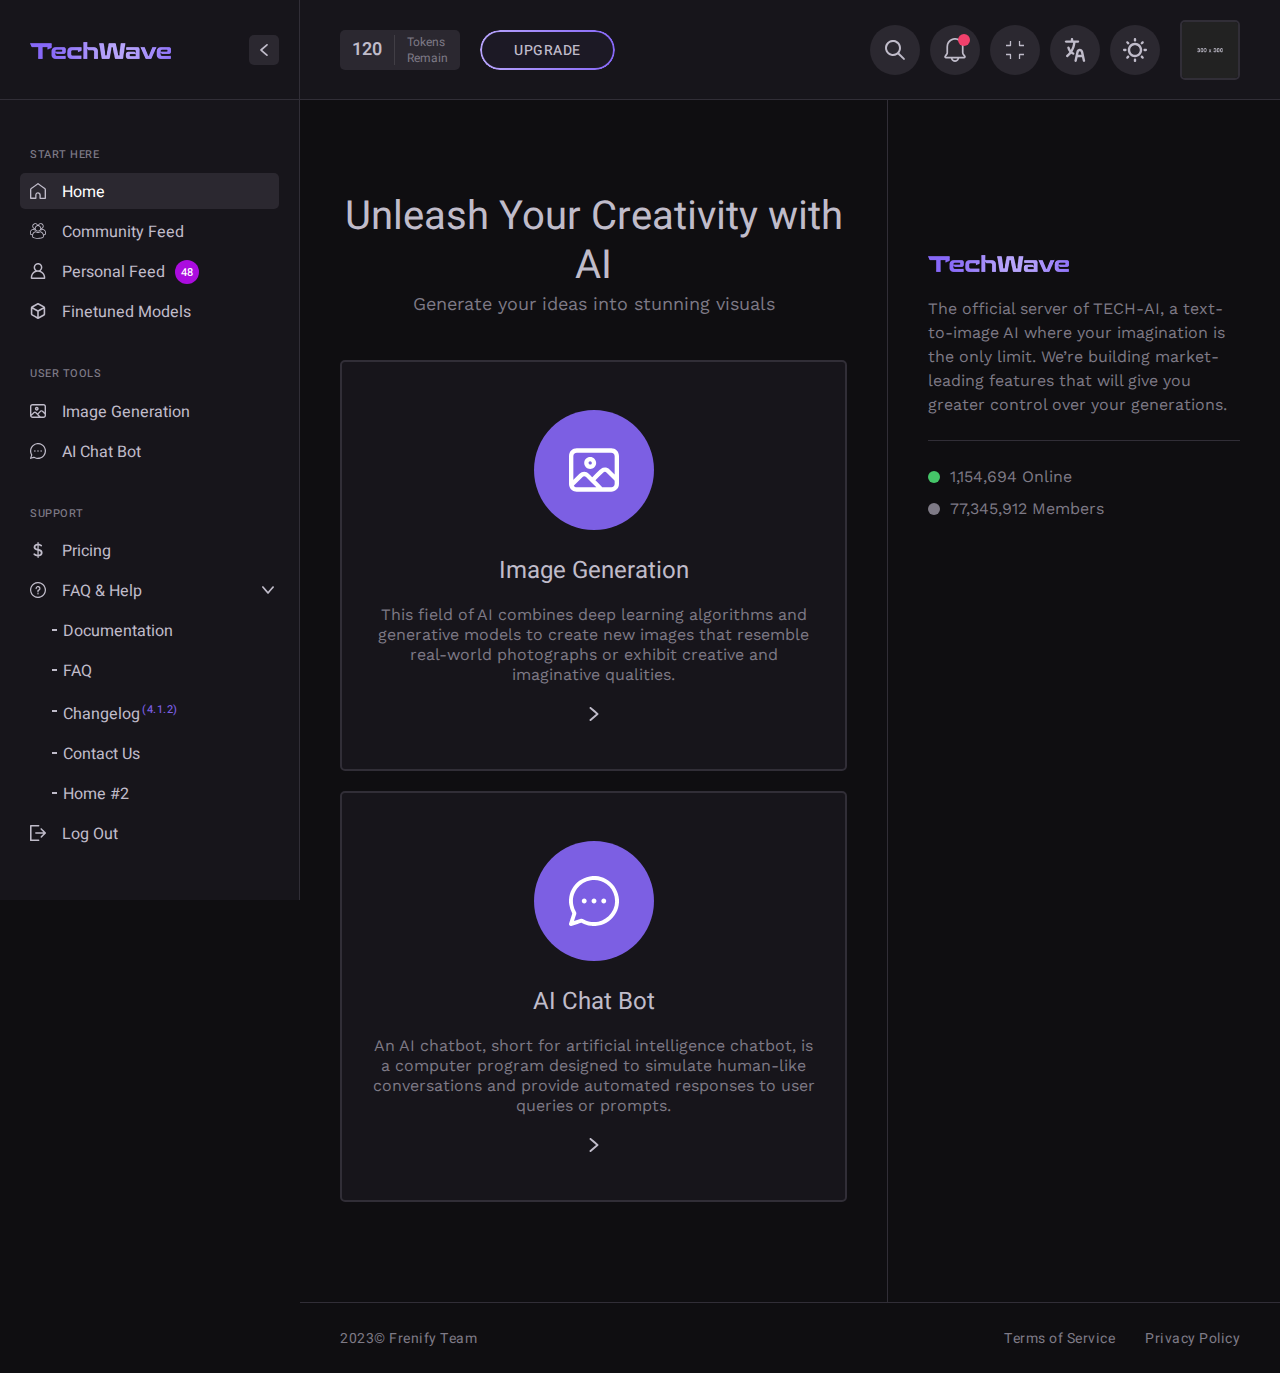
<file: index.html>
<!DOCTYPE html>
<!--[if lt IE 7 ]><html class="ie ie6" lang="en"> <![endif]-->
<!--[if IE 7 ]><html class="ie ie7" lang="en"> <![endif]-->
<!--[if IE 8 ]><html class="ie ie8" lang="en"> <![endif]-->
<!--[if (gte IE 9)|!(IE)]><!--><html lang="en"> <!--<![endif]-->
  
<head>

<meta http-equiv="Content-Type" content="text/html; charset=utf-8" />

<meta name="description" content="TechWave">
<meta name="author" content="Frenify">

<meta name="viewport" content="width=device-width, initial-scale=1, maximum-scale=1">

<title>Home - TechWave</title>


<script>
	if (!localStorage.frenify_skin) {
		localStorage.frenify_skin = 'dark';
	}
	if (!localStorage.frenify_panel) {
		localStorage.frenify_panel = '';
	}
	document.documentElement.setAttribute("data-techwave-skin", localStorage.frenify_skin);
	if(localStorage.frenify_panel !== ''){
		document.documentElement.classList.add(localStorage.frenify_panel);
	}
  	
</script>

<!-- Google Fonts -->
<link rel="preconnect" href="https://fonts.googleapis.com">
<link rel="preconnect" href="https://fonts.gstatic.com" crossorigin>
<link href="https://fonts.googleapis.com/css2?family=Heebo:wght@100;200;300;400;500;600;700;800;900&family=Work+Sans:ital,wght@0,100;0,200;0,300;0,400;0,500;0,600;0,700;0,800;0,900;1,100;1,200;1,300;1,400;1,500;1,600;1,700;1,800;1,900&display=swap" rel="stylesheet">
<!-- !Google Fonts -->

<!-- Styles -->
<link type="text/css" rel="stylesheet" href="css/plugins.css?ver=1.0.0" />
<link type="text/css" rel="stylesheet" href="css/style.css?ver=1.0.0" />
<!--[if lt IE 9]> <script type="text/javascript" src="js/modernizr.custom.js"></script> <![endif]-->
<!-- !Styles -->

</head>

<body>


<!-- Moving Submenu -->
<div class="techwave_fn_fixedsub">
	<ul></ul>
</div>
<!-- !Moving Submenu -->

<!-- Preloader -->
<div class="techwave_fn_preloader enabled">
	<svg>
		<circle class="first_circle" cx="50%" cy="50%" r="110"></circle>
		<circle class="second_circle" cx="50%" cy="50%" r="110"></circle>
	</svg>
</div>
<!-- !Preloader -->


<!-- MAIN WRAPPER -->
<div class="techwave_fn_wrapper">
	<div class="techwave_fn_wrap">
	
	
		<!-- Searchbar -->
		<div class="techwave_fn_searchbar">
			<div class="search__bar">
				<input class="search__input" type="text" placeholder="Search here...">
				<img src="svg/search.svg" alt="" class="fn__svg search__icon">
				<a class="search__closer" href="#"><img src="svg/close.svg" alt="" class="fn__svg"></a>
			</div>
			<div class="search__results">
				<!-- Results will come here (via ajax after the integration you made after purchase as it doesn't work in HTML) -->
				<div class="results__title">Results</div>
				<div class="results__list">
					<ul>
						<li><a href="#">Artificial Intelligence</a></li>
						<li><a href="#">Learn about the impact of AI on the financial industry</a></li>
						<li><a href="#">Delve into the realm of AI-driven manufacturing</a></li>
						<li><a href="#">Understand the ethical implications surrounding AI</a></li>
					</ul>
				</div>
			</div>
		</div>
		<!-- !Searchbar -->
		
		<!-- HEADER -->
		<header class="techwave_fn_header">
		
			<!-- Header left: token information -->
			<div class="header__left">
				<div class="fn__token_info">
					<span class="token_summary">
						<span class="count">120</span>
						<span class="text">Tokens<br>Remain</span>
					</span>
					<a href="pricing.html" class="token_upgrade techwave_fn_button"><span>Upgrade</span></a>
					<div class="token__popup">
						Resets in <span>19 hours.</span><br>
						Daily limit is <span>200 tokens</span>
					</div>
				</div>
			</div>
			<!-- /Header left: token information -->
			
			
			<!-- Header right: navigation bar -->
			<div class="header__right">
				<div class="fn__nav_bar">
					
					<!-- Search (bar item) -->
					<div class="bar__item bar__item_search">
						<a href="#" class="item_opener fn__tooltip" title="Search">
							<img src="svg/search.svg" alt="" class="fn__svg">
						</a>
						<div class="item_popup" data-position="right">
							<input type="text" placeholder="Search">
						</div>
					</div>
					<!-- !Search (bar item) -->
					
					<!-- Notification (bar item) -->
					<div class="bar__item bar__item_notification has_notification">
						<a href="#" class="item_opener fn__tooltip" title="Notifications">
							<img src="svg/bell.svg" alt="" class="fn__svg">
						</a>
						<div class="item_popup" data-position="right">
							<div class="ntfc_header">
								<h2 class="ntfc_title">Notifications</h2>
								<a href="notifications.html">View All</a>
							</div>
							<div class="ntfc_list">
								<ul>
									<li>
										<p><a href="notification-single.html">Version 4.1.2 has been launched</a></p>
										<span>34 Min Ago</span>
									</li>
									<li>
										<p><a href="notification-single.html">Video Generation has been released</a></p>
										<span>12 Apr</span>
									</li>
									<li>
										<p><a href="notification-single.html">Terms has been updated</a></p>
										<span>12 Apr</span>
									</li>
								</ul>
							</div>
						</div>
					</div>
					<!-- !Notification (bar item) -->
					
					<!-- Full Screen (bar item) -->
					<div class="bar__item bar__item_fullscreen">
						<a href="#" class="item_opener fn__tooltip" title="Full Screen">
							<img src="svg/fullscreen.svg" alt="" class="fn__svg f_screen">
							<img src="svg/smallscreen.svg" alt="" class="fn__svg s_screen">
						</a>
					</div>
					<!-- !Full Screen (bar item) -->
					
					<!-- Language (bar item) -->
					<div class="bar__item bar__item_language">
						<a href="#" class="item_opener fn__tooltip" title="Language">
							<img src="svg/language.svg" alt="" class="fn__svg">
						</a>
						<div class="item_popup" data-position="right">
							<ul>
								<li>
									<span class="active">English</span>
								</li>
								<li>
									<a href="#">Spanish</a>
								</li>
								<li>
									<a href="#">French</a>
								</li>
							</ul>
						</div>
					</div>
					<!-- !Language (bar item) -->
					
					<!-- Site Skin (bar item) -->
					<div class="bar__item bar__item_skin">
						<a href="#" class="item_opener fn__tooltip" title="Dark/Light">
							<img src="svg/sun.svg" alt="" class="fn__svg light_mode">
							<img src="svg/moon.svg" alt="" class="fn__svg dark_mode">
						</a>
					</div>
					<!-- !Site Skin (bar item) -->
					
					<!-- User (bar item) -->
					<div class="bar__item bar__item_user">
						<a href="#" class="user_opener fn__tooltip" title="User Profile">
							<img src="img/user/user.jpg" alt="">
						</a>
						<div class="item_popup" data-position="right">
							<div class="user_profile">
								<div class="user_img">
									<img src="img/user/user.jpg" alt="">
								</div>
								<div class="user_info">
									<h2 class="user_name">Caden Smith<span>Free</span></h2>
									<p><a href="mailto:cadmail@gmail.com" class="user_email">cadmail@gmail.com</a></p>
								</div>
							</div>
							<div class="user_nav">
								<ul>
									<li>
										<a href="user-profile.html">
											<span class="icon"><img src="svg/person.svg" alt="" class="fn__svg"></span>
											<span class="text">Profile</span>
										</a>
									</li>
									<li>
										<a href="user-settings.html">
											<span class="icon"><img src="svg/setting.svg" alt="" class="fn__svg"></span>
											<span class="text">Settings</span>
										</a>
									</li>
									<li>
										<a href="user-billing.html">
											<span class="icon"><img src="svg/billing.svg" alt="" class="fn__svg"></span>
											<span class="text">Billing</span>
										</a>
									</li>
									<li>
										<a href="sign-in.html">
											<span class="icon"><img src="svg/logout.svg" alt="" class="fn__svg"></span>
											<span class="text">Log Out</span>
										</a>
									</li>
								</ul>
							</div>
						</div>
					</div>
					<!-- !User (bar item) -->
					
					
				</div>
			</div>
			<!-- !Header right: navigation bar -->
			
		</header>
		<!-- !HEADER -->
		
		
		<!-- LEFT PANEL -->
		<div class="techwave_fn_leftpanel">
			
			<div class="mobile_extra_closer"></div>
			
			<!-- logo (left panel) -->
			<div class="leftpanel_logo">
				<a href="index.html" class="fn_logo">
					<span class="full_logo">
						<img src="img/logo-desktop-full.png" alt="" class="desktop_logo">
						<img src="img/logo-retina-full.png" alt="" class="retina_logo">
					</span>
					<span class="short_logo">
						<img src="img/logo-desktop-mini.png" alt="" class="desktop_logo">
						<img src="img/logo-retina-mini.png" alt="" class="retina_logo">
					</span>
				</a>
				<a href="#" class="fn__closer fn__icon_button desktop_closer">
					<img src="svg/arrow.svg" alt="" class="fn__svg">
				</a>
				<a href="#" class="fn__closer fn__icon_button mobile_closer">
					<img src="svg/arrow.svg" alt="" class="fn__svg">
				</a>
			</div>
			<!-- !logo (left panel) -->
			
			<!-- content (left panel) -->
			<div class="leftpanel_content">
			
				<!-- #1 navigation group -->
				<div class="nav_group">
					<h2 class="group__title">Start Here</h2>
					<ul class="group__list">
						<li>
							<a href="index.html" class="fn__tooltip active menu__item" data-position="right" title="Home">
								<span class="icon"><img src="svg/home.svg" alt="" class="fn__svg"></span>
								<span class="text">Home</span>
							</a>
						</li>
						<li>
							<a href="community-feed.html" class="fn__tooltip menu__item" data-position="right" title="Community Feed">
								<span class="icon"><img src="svg/community.svg" alt="" class="fn__svg"></span>
								<span class="text">Community Feed</span>
							</a>
						</li>
						<li>
							<a href="personal-feed.html" class="fn__tooltip menu__item" data-position="right" title="Personal Feed">
								<span class="icon"><img src="svg/person.svg" alt="" class="fn__svg"></span>
								<span class="text">Personal Feed<span class="count">48</span></span>
							</a>
						</li>
						<li>
							<a href="models.html" class="fn__tooltip menu__item" data-position="right" title="Finetuned Models">
								<span class="icon"><img src="svg/cube.svg" alt="" class="fn__svg"></span>
								<span class="text">Finetuned Models</span>
							</a>
						</li>
					</ul>
				</div>
				<!-- !#1 navigation group -->
			
				<!-- #2 navigation group -->
				<div class="nav_group">
					<h2 class="group__title">User Tools</h2>
					<ul class="group__list">
						<li>
							<a href="image-generation.html" class="fn__tooltip menu__item" data-position="right" title="Image Generation">
								<span class="icon"><img src="svg/image.svg" alt="" class="fn__svg"></span>
								<span class="text">Image Generation</span>
							</a>
						</li>
						<li>
							<a href="ai-chat-bot.html" class="fn__tooltip menu__item" data-position="right" title="AI Chat Bot">
								<span class="icon"><img src="svg/chat.svg" alt="" class="fn__svg"></span>
								<span class="text">AI Chat Bot</span>
							</a>
						</li>
					</ul>
				</div>
				<!-- !#2 navigation group -->
			
				<!-- #3 navigation group -->
				<div class="nav_group">
					<h2 class="group__title">Support</h2>
					<ul class="group__list">
						<li>
							<a href="pricing.html" class="fn__tooltip menu__item" data-position="right" title="Pricing">
								<span class="icon"><img src="svg/dollar.svg" alt="" class="fn__svg"></span>
								<span class="text">Pricing</span>
							</a>
						</li>
						<li class="menu-item-has-children">
							<a href="video-generation.html" class="fn__tooltip menu__item" title="FAQ &amp; Help" data-position="right">
								<span class="icon"><img src="svg/question.svg" alt="" class="fn__svg"></span>
								<span class="text">FAQ &amp; Help</span>
								<span class="trigger"><img src="svg/arrow.svg" alt="" class="fn__svg"></span>
							</a>
							<ul class="sub-menu">
								<li>
									<a href="documentation.html"><span class="text">Documentation</span></a>
								</li>
								<li>
									<a href="faq.html"><span class="text">FAQ</span></a>
								</li>
								<li>
									<a href="changelog.html"><span class="text">Changelog<span class="fn__sup">(4.1.2)</span></span></a>
								</li>
								<li>
									<a href="contact.html"><span class="text">Contact Us</span></a>
								</li>
								<li>
									<a href="index-2.html"><span class="text">Home #2</span></a>
								</li>
							</ul>
						</li>
						<li>
							<a href="sign-in.html" class="fn__tooltip menu__item" data-position="right" title="Log Out">
								<span class="icon"><img src="svg/logout.svg" alt="" class="fn__svg"></span>
								<span class="text">Log Out</span>
							</a>
						</li>
					</ul>
				</div>
				<!-- !#3 navigation group -->
				
				
			</div>
			<!-- !content (left panel) -->
			
		</div>
		<!-- !LEFT PANEL -->
		
		
		<!-- CONTENT -->
		<div class="techwave_fn_content">
		
			<!-- PAGE (all pages go inside this div) -->
			<div class="techwave_fn_page">
				
				<!-- Home Page -->
				<div class="techwave_fn_home">
					<div class="section_home">
						<div class="section_left">
							
							<!-- Title Shortcode -->
							<div class="techwave_fn_title_holder">
								<h1 class="title">Unleash Your Creativity with AI</h1>
								<p class="desc">Generate your ideas into stunning visuals</p>
							</div>
							<!-- !Title Shortcode -->
							
							<!-- Interactive List Shortcode -->
							<div class="techwave_fn_interactive_list">
								<ul>
									<li>
										<div class="item">
											<a href="image-generation.html">
												<span class="icon">
													<img src="svg/image.svg" alt="" class="fn__svg">
												</span>
												<h2 class="title">Image Generation</h2>
												<p class="desc">This field of AI combines deep learning algorithms and generative models to create new images that resemble real-world photographs or exhibit creative and imaginative qualities.</p>
												<span class="arrow"><img src="svg/arrow.svg" alt="" class="fn__svg"></span>
											</a>
										</div>
									</li>
									<li>
										<div class="item">
											<a href="ai-chat-bot.html">
												<span class="icon">
													<img src="svg/chat.svg" alt="" class="fn__svg">
												</span>
												<h2 class="title">AI Chat Bot</h2>
												<p class="desc">An AI chatbot, short for artificial intelligence chatbot, is a computer program designed to simulate human-like conversations and provide automated responses to user queries or prompts. </p>
												<span class="arrow"><img src="svg/arrow.svg" alt="" class="fn__svg"></span>
											</a>
										</div>
									</li>
								</ul>
							</div>
							<!-- !Interactive List Shortcode -->
							
						</div>
						<div class="section_right">
							<div class="company_info">
								<img src="img/logo-desktop-full.png" alt="">
								<p class="fn__animated_text">The official server of TECH-AI, a text-to-image AI where your imagination is the only limit. We’re building market-leading features that will give you greater control over your generations.</p>
								<hr>
								<div class="fn__members">
									<div class="active item">
										<span class="circle"></span>
										<span class="text">1,154,694 Online</span>
									</div>
									<div class="item">
										<span class="circle"></span>
										<span class="text">77,345,912 Members</span>
									</div>
								</div>
							</div>
						</div>
					</div>
				</div>
				<!-- !Home Page -->
				
			</div>
			<!-- !PAGE (all pages go inside this div) -->
			
			
			<!-- FOOTER (inside the content) -->
			<footer class="techwave_fn_footer">
				<div class="techwave_fn_footer_content">
					<div class="copyright">
						<p>2023© Frenify Team</p>
					</div>
					<div class="menu_items">
						<ul>
							<li><a href="terms.html">Terms of Service</a></li>
							<li><a href="privacy.html">Privacy Policy</a></li>
						</ul>
					</div>
				</div>
			</footer>
			<!-- !FOOTER (inside the content) -->
			
		</div>
		<!-- !CONTENT -->
		
		
	</div>
</div>
<!-- !MAIN WRAPPER -->



<!-- Scripts -->
<script type="text/javascript" src="js/jquery.js?ver=1.0.0"></script>
<script type="text/javascript" src="js/plugins.js?ver=1.0.0"></script>
<!--[if lt IE 10]> <script type="text/javascript" src="js/ie8.js"></script> <![endif]-->
<script type="text/javascript" src="js/init.js?ver=1.0.0"></script>
<!-- !Scripts -->

</body>
</html>
</file>
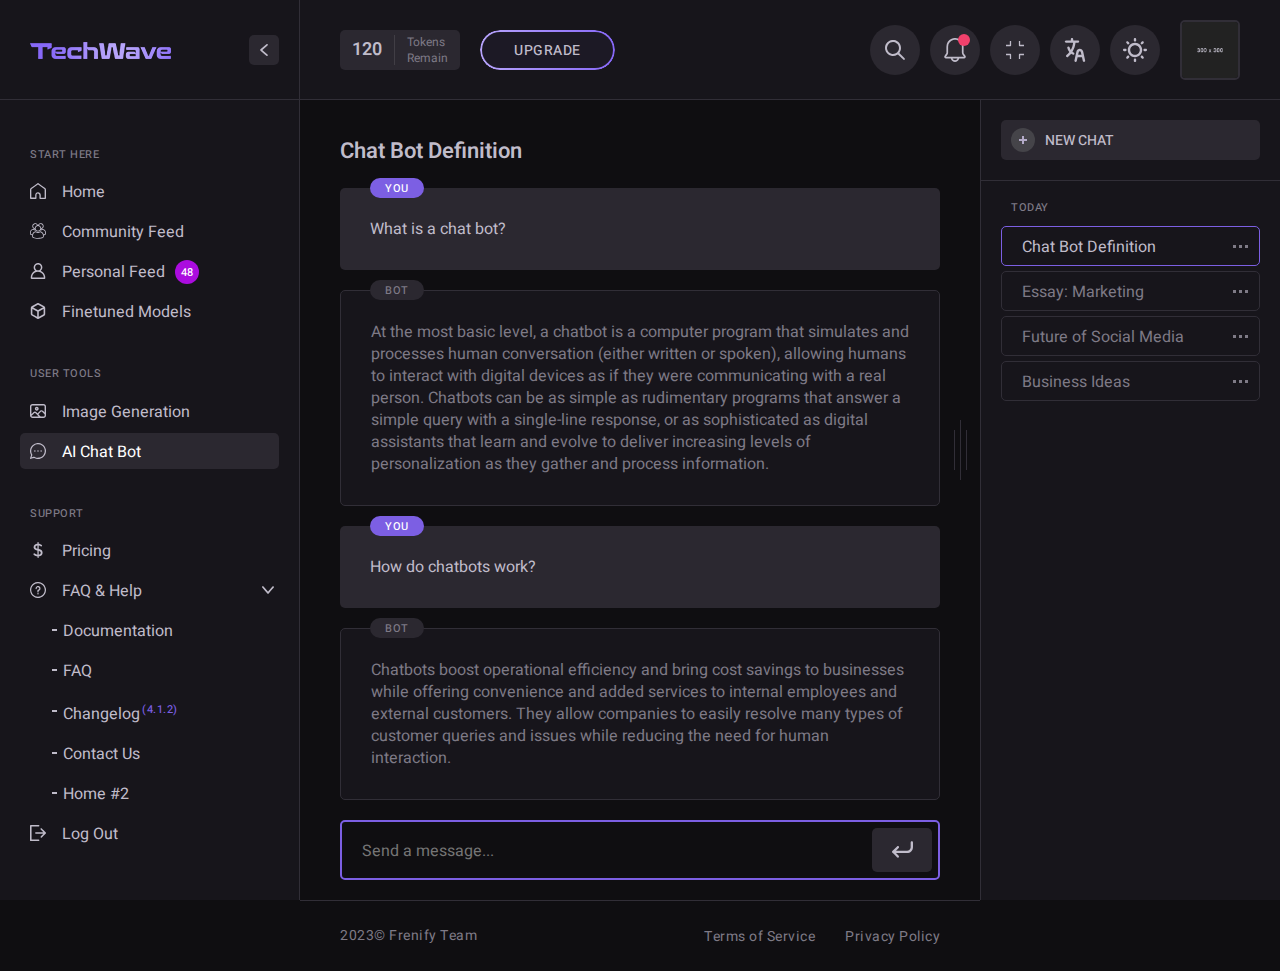
<file: ai-chat-bot.html>
<!DOCTYPE html>
<!--[if lt IE 7 ]><html class="ie ie6" lang="en"> <![endif]-->
<!--[if IE 7 ]><html class="ie ie7" lang="en"> <![endif]-->
<!--[if IE 8 ]><html class="ie ie8" lang="en"> <![endif]-->
<!--[if (gte IE 9)|!(IE)]><!--><html lang="en"> <!--<![endif]-->
  
<head>

<meta http-equiv="Content-Type" content="text/html; charset=utf-8" />

<meta name="description" content="TechWave">
<meta name="author" content="Frenify">

<meta name="viewport" content="width=device-width, initial-scale=1, maximum-scale=1">

<title>AI Chat Bot - TechWave</title>


<script>
	if (!localStorage.frenify_skin) {
		localStorage.frenify_skin = 'dark';
	}
	if (!localStorage.frenify_panel) {
		localStorage.frenify_panel = '';
	}
	document.documentElement.setAttribute("data-techwave-skin", localStorage.frenify_skin);
	if(localStorage.frenify_panel !== ''){
		document.documentElement.classList.add(localStorage.frenify_panel);
	}
  	
</script>

<!-- Google Fonts -->
<link rel="preconnect" href="https://fonts.googleapis.com">
<link rel="preconnect" href="https://fonts.gstatic.com" crossorigin>
<link href="https://fonts.googleapis.com/css2?family=Heebo:wght@100;200;300;400;500;600;700;800;900&family=Work+Sans:ital,wght@0,100;0,200;0,300;0,400;0,500;0,600;0,700;0,800;0,900;1,100;1,200;1,300;1,400;1,500;1,600;1,700;1,800;1,900&display=swap" rel="stylesheet">
<!-- !Google Fonts -->

<!-- Styles -->
<link type="text/css" rel="stylesheet" href="css/plugins.css?ver=1.0.0" />
<link type="text/css" rel="stylesheet" href="css/style.css?ver=1.0.0" />
<!--[if lt IE 9]> <script type="text/javascript" src="js/modernizr.custom.js"></script> <![endif]-->
<!-- !Styles -->

</head>

<body>


<!-- Moving Submenu -->
<div class="techwave_fn_fixedsub">
	<ul></ul>
</div>
<!-- !Moving Submenu -->

<!-- Preloader -->
<div class="techwave_fn_preloader">
	<svg>
		<circle class="first_circle" cx="50%" cy="50%" r="110"></circle>
		<circle class="second_circle" cx="50%" cy="50%" r="110"></circle>
	</svg>
</div>
<!-- !Preloader -->

<div class="techwave_fn_font">
	<a class="font__closer_link fn__icon_button" href="#"><img src="svg/close.svg" alt="" class="fn__svg"></a>
	<div class="font__closer"></div>
	<div class="font__dialog">
		<h3 class="title">Font Options</h3>
		<label for="font_size">Font Size</label>
		<select id="font_size">
			<option value="10">10 px</option>
			<option value="12">12 px</option>
			<option value="14">14 px</option>
			<option value="16" selected>16 px</option>
			<option value="18">18 px</option>
			<option value="20">20 px</option>
			<option value="22">22 px</option>
			<option value="24">24 px</option>
			<option value="26">26 px</option>
			<option value="28">28 px</option>
		</select>
		<a href="#" class="apply techwave_fn_button"><span>Apply</span></a>
	</div>
</div>


<!-- MAIN WRAPPER -->
<div class="techwave_fn_wrapper fn__has_sidebar">
	<div class="techwave_fn_wrap">
	
	
		<!-- Searchbar -->
		<div class="techwave_fn_searchbar">
			<div class="search__bar">
				<input class="search__input" type="text" placeholder="Search here...">
				<img src="svg/search.svg" alt="" class="fn__svg search__icon">
				<a class="search__closer" href="#"><img src="svg/close.svg" alt="" class="fn__svg"></a>
			</div>
			<div class="search__results">
				<!-- Results will come here (via ajax after the integration you made after purchase as it doesn't work in HTML) -->
				<div class="results__title">Results</div>
				<div class="results__list">
					<ul>
						<li><a href="#">Artificial Intelligence</a></li>
						<li><a href="#">Learn about the impact of AI on the financial industry</a></li>
						<li><a href="#">Delve into the realm of AI-driven manufacturing</a></li>
						<li><a href="#">Understand the ethical implications surrounding AI</a></li>
					</ul>
				</div>
			</div>
		</div>
		<!-- !Searchbar -->
		
		<!-- HEADER -->
		<header class="techwave_fn_header">
		
			<!-- Header left: token information -->
			<div class="header__left">
				<div class="fn__token_info">
					<span class="token_summary">
						<span class="count">120</span>
						<span class="text">Tokens<br>Remain</span>
					</span>
					<a href="pricing.html" class="token_upgrade techwave_fn_button"><span>Upgrade</span></a>
					<div class="token__popup">
						Resets in <span>19 hours.</span><br>
						Daily limit is <span>200 tokens</span>
					</div>
				</div>
			</div>
			<!-- /Header left: token information -->
			
			
			<!-- Header right: navigation bar -->
			<div class="header__right">
				<div class="fn__nav_bar">
					
					<!-- Search (bar item) -->
					<div class="bar__item bar__item_search">
						<a href="#" class="item_opener">
							<img src="svg/search.svg" alt="" class="fn__svg">
						</a>
						<div class="item_popup">
							<input type="text" placeholder="Search">
						</div>
					</div>
					<!-- !Search (bar item) -->
					
					<!-- Notification (bar item) -->
					<div class="bar__item bar__item_notification has_notification">
						<a href="#" class="item_opener">
							<img src="svg/bell.svg" alt="" class="fn__svg">
						</a>
						<div class="item_popup">
							<div class="ntfc_header">
								<h2 class="ntfc_title">Notifications</h2>
								<a href="notifications.html">View All</a>
							</div>
							<div class="ntfc_list">
								<ul>
									<li>
										<p><a href="notification-single.html">Version 4.1.2 has been launched</a></p>
										<span>34 Min Ago</span>
									</li>
									<li>
										<p><a href="notification-single.html">Video Generation has been released</a></p>
										<span>12 Apr</span>
									</li>
									<li>
										<p><a href="notification-single.html">Terms has been updated</a></p>
										<span>12 Apr</span>
									</li>
								</ul>
							</div>
						</div>
					</div>
					<!-- !Notification (bar item) -->
					
					<!-- Full Screen (bar item) -->
					<div class="bar__item bar__item_fullscreen">
						<a href="#" class="item_opener">
							<img src="svg/fullscreen.svg" alt="" class="fn__svg f_screen">
							<img src="svg/smallscreen.svg" alt="" class="fn__svg s_screen">
						</a>
					</div>
					<!-- !Full Screen (bar item) -->
					
					<!-- Language (bar item) -->
					<div class="bar__item bar__item_language">
						<a href="#" class="item_opener">
							<img src="svg/language.svg" alt="" class="fn__svg">
						</a>
						<div class="item_popup">
							<ul>
								<li>
									<span class="active">English</span>
								</li>
								<li>
									<a href="#">Spanish</a>
								</li>
								<li>
									<a href="#">French</a>
								</li>
							</ul>
						</div>
					</div>
					<!-- !Language (bar item) -->
					
					<!-- Site Skin (bar item) -->
					<div class="bar__item bar__item_skin">
						<a href="#" class="item_opener">
							<img src="svg/sun.svg" alt="" class="fn__svg light_mode">
							<img src="svg/moon.svg" alt="" class="fn__svg dark_mode">
						</a>
					</div>
					<!-- !Site Skin (bar item) -->
					
					<!-- User (bar item) -->
					<div class="bar__item bar__item_user">
						<a href="#" class="user_opener">
							<img src="img/user/user.jpg" alt="">
						</a>
						<div class="item_popup">
							<div class="user_profile">
								<div class="user_img">
									<img src="img/user/user.jpg" alt="">
								</div>
								<div class="user_info">
									<h2 class="user_name">Caden Smith<span>Free</span></h2>
									<p><a href="mailto:cadmail@gmail.com" class="user_email">cadmail@gmail.com</a></p>
								</div>
							</div>
							<div class="user_nav">
								<ul>
									<li>
										<a href="user-profile.html">
											<span class="icon"><img src="svg/person.svg" alt="" class="fn__svg"></span>
											<span class="text">Profile</span>
										</a>
									</li>
									<li>
										<a href="user-settings.html">
											<span class="icon"><img src="svg/setting.svg" alt="" class="fn__svg"></span>
											<span class="text">Settings</span>
										</a>
									</li>
									<li>
										<a href="user-billing.html">
											<span class="icon"><img src="svg/billing.svg" alt="" class="fn__svg"></span>
											<span class="text">Billing</span>
										</a>
									</li>
									<li>
										<a href="sign-in.html">
											<span class="icon"><img src="svg/logout.svg" alt="" class="fn__svg"></span>
											<span class="text">Log Out</span>
										</a>
									</li>
								</ul>
							</div>
						</div>
					</div>
					<!-- !User (bar item) -->
					
					
				</div>
			</div>
			<!-- !Header right: navigation bar -->
			
		</header>
		<!-- !HEADER -->
		
		
		<!-- LEFT PANEL -->
		<div class="techwave_fn_leftpanel">
			
			<div class="mobile_extra_closer"></div>
			
			<!-- logo (left panel) -->
			<div class="leftpanel_logo">
				<a href="index.html" class="fn_logo">
					<span class="full_logo">
						<img src="img/logo-desktop-full.png" alt="" class="desktop_logo">
						<img src="img/logo-retina-full.png" alt="" class="retina_logo">
					</span>
					<span class="short_logo">
						<img src="img/logo-desktop-mini.png" alt="" class="desktop_logo">
						<img src="img/logo-retina-mini.png" alt="" class="retina_logo">
					</span>
				</a>
				<a href="#" class="fn__closer fn__icon_button desktop_closer">
					<img src="svg/arrow.svg" alt="" class="fn__svg">
				</a>
				<a href="#" class="fn__closer fn__icon_button mobile_closer">
					<img src="svg/arrow.svg" alt="" class="fn__svg">
				</a>
			</div>
			<!-- !logo (left panel) -->
			
			<!-- content (left panel) -->
			<div class="leftpanel_content">
			
				<!-- #1 navigation group -->
				<div class="nav_group">
					<h2 class="group__title">Start Here</h2>
					<ul class="group__list">
						<li>
							<a href="index.html" class="fn__tooltip menu__item" data-position="right" title="Home">
								<span class="icon"><img src="svg/home.svg" alt="" class="fn__svg"></span>
								<span class="text">Home</span>
							</a>
						</li>
						<li>
							<a href="community-feed.html" class="fn__tooltip menu__item" data-position="right" title="Community Feed">
								<span class="icon"><img src="svg/community.svg" alt="" class="fn__svg"></span>
								<span class="text">Community Feed</span>
							</a>
						</li>
						<li>
							<a href="personal-feed.html" class="fn__tooltip menu__item" data-position="right" title="Personal Feed">
								<span class="icon"><img src="svg/person.svg" alt="" class="fn__svg"></span>
								<span class="text">Personal Feed<span class="count">48</span></span>
							</a>
						</li>
						<li>
							<a href="models.html" class="fn__tooltip menu__item" data-position="right" title="Finetuned Models">
								<span class="icon"><img src="svg/cube.svg" alt="" class="fn__svg"></span>
								<span class="text">Finetuned Models</span>
							</a>
						</li>
					</ul>
				</div>
				<!-- !#1 navigation group -->
			
				<!-- #2 navigation group -->
				<div class="nav_group">
					<h2 class="group__title">User Tools</h2>
					<ul class="group__list">
						<li>
							<a href="image-generation.html" class="fn__tooltip menu__item" data-position="right" title="Image Generation">
								<span class="icon"><img src="svg/image.svg" alt="" class="fn__svg"></span>
								<span class="text">Image Generation</span>
							</a>
						</li>
						<li>
							<a href="ai-chat-bot.html" class="fn__tooltip active menu__item" data-position="right" title="AI Chat Bot">
								<span class="icon"><img src="svg/chat.svg" alt="" class="fn__svg"></span>
								<span class="text">AI Chat Bot</span>
							</a>
						</li>
					</ul>
				</div>
				<!-- !#2 navigation group -->
			
				<!-- #3 navigation group -->
				<div class="nav_group">
					<h2 class="group__title">Support</h2>
					<ul class="group__list">
						<li>
							<a href="pricing.html" class="fn__tooltip menu__item" data-position="right" title="Pricing">
								<span class="icon"><img src="svg/dollar.svg" alt="" class="fn__svg"></span>
								<span class="text">Pricing</span>
							</a>
						</li>
						<li class="menu-item-has-children">
							<a href="video-generation.html" class="fn__tooltip menu__item" title="FAQ &amp; Help" data-position="right">
								<span class="icon"><img src="svg/question.svg" alt="" class="fn__svg"></span>
								<span class="text">FAQ &amp; Help</span>
								<span class="trigger"><img src="svg/arrow.svg" alt="" class="fn__svg"></span>
							</a>
							<ul class="sub-menu">
								<li>
									<a href="documentation.html"><span class="text">Documentation</span></a>
								</li>
								<li>
									<a href="faq.html"><span class="text">FAQ</span></a>
								</li>
								<li>
									<a href="changelog.html"><span class="text">Changelog<span class="fn__sup">(4.1.2)</span></span></a>
								</li>
								<li>
									<a href="contact.html"><span class="text">Contact Us</span></a>
								</li>
								<li>
									<a href="index-2.html"><span class="text">Home #2</span></a>
								</li>
							</ul>
						</li>
						<li>
							<a href="sign-in.html" class="fn__tooltip menu__item" data-position="right" title="Log Out">
								<span class="icon"><img src="svg/logout.svg" alt="" class="fn__svg"></span>
								<span class="text">Log Out</span>
							</a>
						</li>
					</ul>
				</div>
				<!-- !#3 navigation group -->
				
				
			</div>
			<!-- !content (left panel) -->
			
		</div>
		<!-- !LEFT PANEL -->
		
		
		<!-- CONTENT -->
		<div class="techwave_fn_content">
		
			<!-- PAGE (all pages go inside this div) -->
			<div class="techwave_fn_page">
				
				<!-- AI Chat Bot Page -->
				<div class="techwave_fn_aichatbot_page fn__chatbot">
					
					<div class="chat__page">
					
						<div class="font__trigger">
							<span></span>
						</div>
						
						<div class="fn__title_holder">
							<div class="container">
								<!-- Active chat title -->
								<h1 class="title">Chat Bot Definition</h1>
								<!-- !Active chat title -->
							</div>
						</div>
						
						<div class="container">
							<div class="chat__list">

								<div id="chat0" class="chat__item"></div>

								<div class="chat__item active" id="chat1">
									<div class="chat__box your__chat">
										<div class="author"><span>You</span></div>
										<div class="chat">
											<p>What is a chat bot?</p>
										</div>
									</div>
									<div class="chat__box bot__chat">
										<div class="author"><span>Bot</span></div>
										<div class="chat">
											<p>At the most basic level, a chatbot is a computer program that simulates and processes human conversation (either written or spoken), allowing humans to interact with digital devices as if they were communicating with a real person. Chatbots can be as simple as rudimentary programs that answer a simple query with a single-line response, or as sophisticated as digital assistants that learn and evolve to deliver increasing levels of personalization as they gather and process information.</p>
										</div>
									</div>
									<div class="chat__box your__chat">
										<div class="author"><span>You</span></div>
										<div class="chat">
											<p>How do chatbots work?</p>
										</div>
									</div>
									<div class="chat__box bot__chat">
										<div class="author"><span>Bot</span></div>
										<div class="chat">
											<p>Chatbots boost operational efficiency and bring cost savings to businesses while offering convenience and added services to internal employees and external customers. They allow companies to easily resolve many types of customer queries and issues while reducing the need for human interaction.</p>
										</div>
									</div>
								</div>

								<div class="chat__item" id="chat2"></div>

								<div class="chat__item" id="chat3"></div>

								<div class="chat__item" id="chat4"></div>

							</div>
						</div>
							
						
						<div class="chat__comment">
							<div class="container">
								<div class="fn__chat_comment">
									<div class="new__chat">
										<p>Ask it questions, engage in discussions, or simply enjoy a friendly chat.</p>
									</div>
									<textarea rows="1" class="fn__hidden_textarea" tabindex="-1"></textarea>
									<textarea rows="1" placeholder="Send a message..." id="fn__chat_textarea"></textarea>
									<button><img src="svg/enter.svg" alt="" class="fn__svg"></button>
								</div>
							</div>
						</div>
						
					</div>
					
					<div class="chat__sidebar">
						<div class="sidebar_header">
							<a href="#chat0" class="fn__new_chat_link">
								<span class="icon"></span>
								<span class="text">New Chat</span>
							</a>
						</div>
						<div class="sidebar_content">
							<div class="chat__group new">
								<h2 class="group__title">Today</h2>
								<ul class="group__list">
									<li class="group__item">
										<div class="fn__chat_link active" href="#chat1">
											<span class="text">Chat Bot Definition</span>
											<input type="text" value="Chat Bot Definition">
											<span class="options">
												<button class="trigger"><span></span></button>
												<span class="options__popup">
													<span class="options__list">
														<button class="edit">Edit</button>
														<button class="delete">Delete</button>
													</span>
												</span>
											</span>
											<span class="save_options">
												<button class="save">
													<img src="svg/check.svg" alt="" class="fn__svg">
												</button>
												<button class="cancel">
													<img src="svg/close.svg" alt="" class="fn__svg">
												</button>
											</span>
										</div>
									</li>
									<li class="group__item">
										<div class="fn__chat_link" href="#chat2">
											<span class="text">Essay: Marketing</span>
											<input type="text" value="Essay: Marketing">
											<span class="options">
												<button class="trigger"><span></span></button>
												<span class="options__popup">
													<span class="options__list">
														<button class="edit">Edit</button>
														<button class="delete">Delete</button>
													</span>
												</span>
											</span>
											<span class="save_options">
												<button class="save">
													<img src="svg/check.svg" alt="" class="fn__svg">
												</button>
												<button class="cancel">
													<img src="svg/close.svg" alt="" class="fn__svg">
												</button>
											</span>
										</div>
									</li>
									<li class="group__item">
										<div class="fn__chat_link" href="#chat3">
											<span class="text">Future of Social Media</span>
											<input type="text" value="Future of Social Media">
											<span class="options">
												<button class="trigger"><span></span></button>
												<span class="options__popup">
													<span class="options__list">
														<button class="edit">Edit</button>
														<button class="delete">Delete</button>
													</span>
												</span>
											</span>
											<span class="save_options">
												<button class="save">
													<img src="svg/check.svg" alt="" class="fn__svg">
												</button>
												<button class="cancel">
													<img src="svg/close.svg" alt="" class="fn__svg">
												</button>
											</span>
										</div>
									</li>
									<li class="group__item">
										<div class="fn__chat_link" href="#chat4">
											<span class="text">Business Ideas</span>
											<input type="text" value="Business Ideas">
											<span class="options">
												<button class="trigger"><span></span></button>
												<span class="options__popup">
													<span class="options__list">
														<button class="edit">Edit</button>
														<button class="delete">Delete</button>
													</span>
												</span>
											</span>
											<span class="save_options">
												<button class="save">
													<img src="svg/check.svg" alt="" class="fn__svg">
												</button>
												<button class="cancel">
													<img src="svg/close.svg" alt="" class="fn__svg">
												</button>
											</span>
										</div>
									</li>
								</ul>
							</div>
						</div>
					</div>
					
				</div>
				<!-- !AI Chat Bot Page -->
				
			</div>
			<!-- !PAGE (all pages go inside this div) -->
			
			
			<!-- FOOTER (inside the content) -->
			<footer class="techwave_fn_footer">
				<div class="techwave_fn_footer_content">
					<div class="copyright">
						<p>2023© Frenify Team</p>
					</div>
					<div class="menu_items">
						<ul>
							<li><a href="terms.html">Terms of Service</a></li>
							<li><a href="privacy.html">Privacy Policy</a></li>
						</ul>
					</div>
				</div>
			</footer>
			<!-- !FOOTER (inside the content) -->
			
		</div>
		<!-- !CONTENT -->
		
		
	</div>
</div>
<!-- !MAIN WRAPPER -->



<!-- Scripts -->
<script type="text/javascript" src="js/jquery.js?ver=1.0.0"></script>
<script type="text/javascript" src="js/plugins.js?ver=1.0.0"></script>
<!--[if lt IE 10]> <script type="text/javascript" src="js/ie8.js"></script> <![endif]-->
<script type="text/javascript" src="js/init.js?ver=1.0.0"></script>
<!-- !Scripts -->

</body>
</html>
</file>
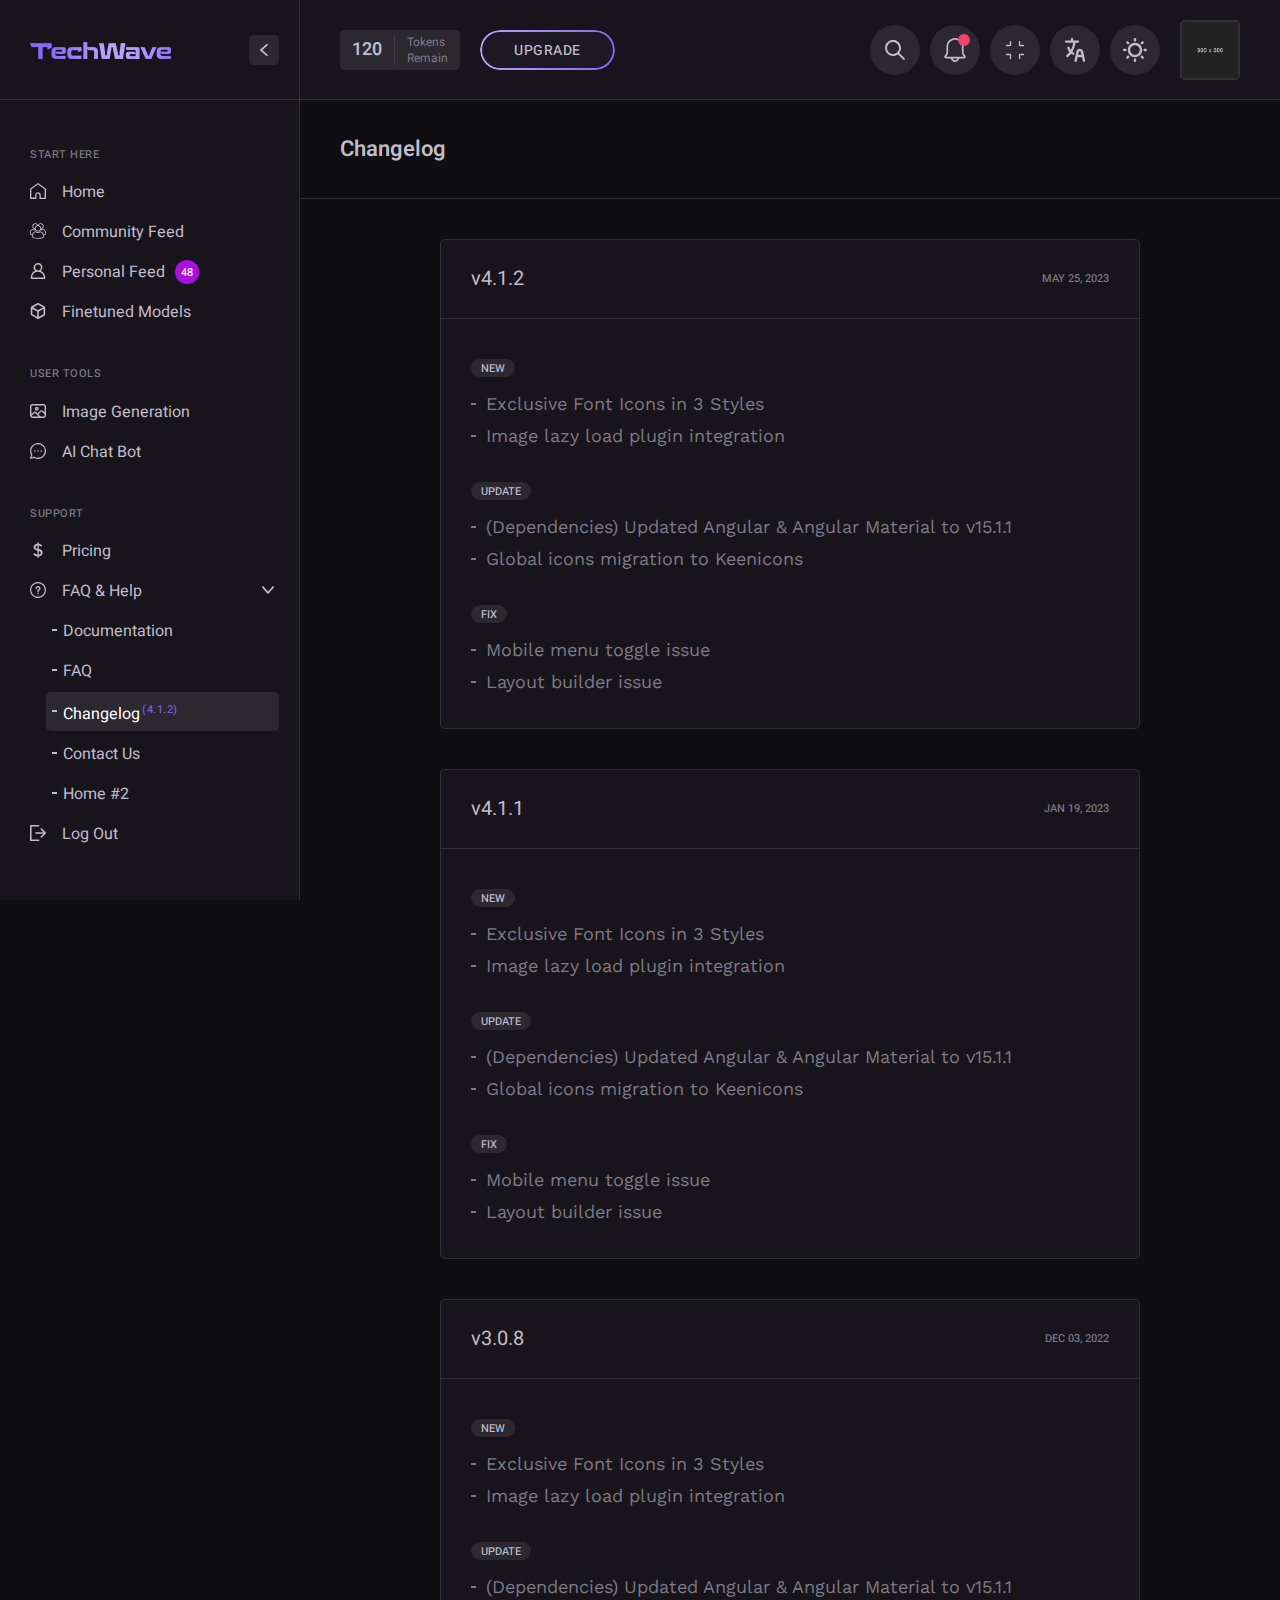
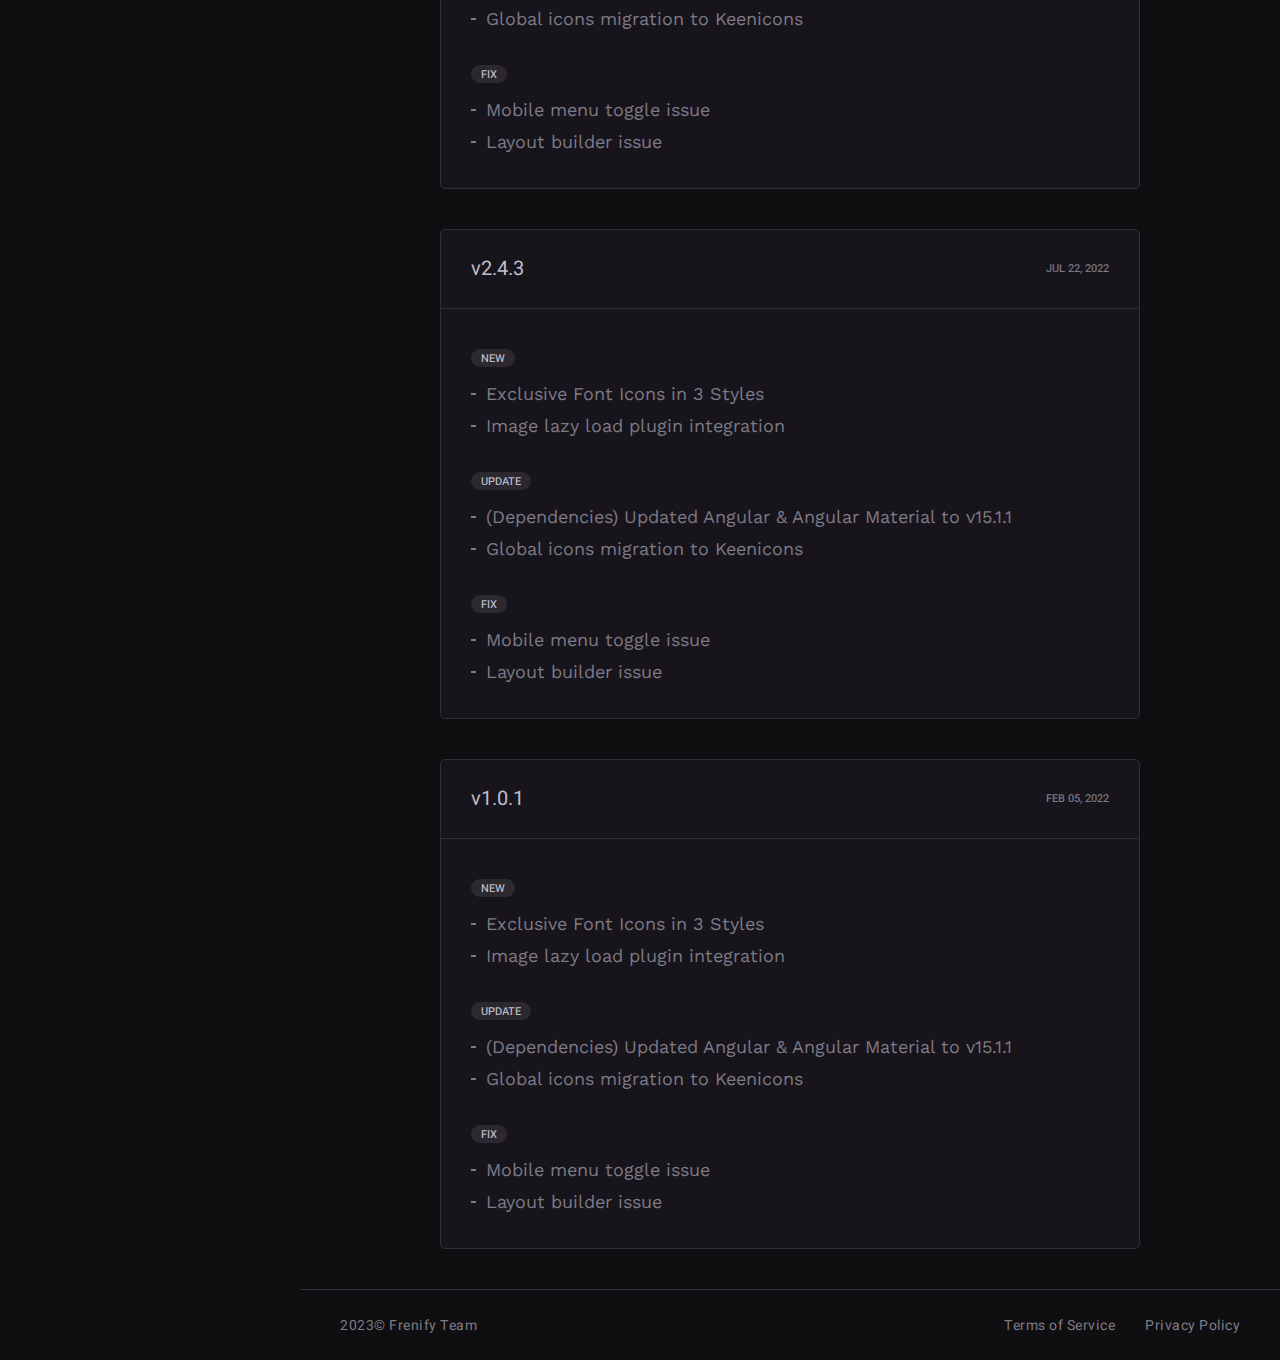
<file: changelog.html>
<!DOCTYPE html>
<!--[if lt IE 7 ]><html class="ie ie6" lang="en"> <![endif]-->
<!--[if IE 7 ]><html class="ie ie7" lang="en"> <![endif]-->
<!--[if IE 8 ]><html class="ie ie8" lang="en"> <![endif]-->
<!--[if (gte IE 9)|!(IE)]><!--><html lang="en"> <!--<![endif]-->
  
<head>

<meta http-equiv="Content-Type" content="text/html; charset=utf-8" />

<meta name="description" content="TechWave">
<meta name="author" content="Frenify">

<meta name="viewport" content="width=device-width, initial-scale=1, maximum-scale=1">

<title>Changelog - TechWave</title>


<script>
	if (!localStorage.frenify_skin) {
		localStorage.frenify_skin = 'dark';
	}
	if (!localStorage.frenify_panel) {
		localStorage.frenify_panel = '';
	}
	document.documentElement.setAttribute("data-techwave-skin", localStorage.frenify_skin);
	if(localStorage.frenify_panel !== ''){
		document.documentElement.classList.add(localStorage.frenify_panel);
	}
  	
</script>

<!-- Google Fonts -->
<link rel="preconnect" href="https://fonts.googleapis.com">
<link rel="preconnect" href="https://fonts.gstatic.com" crossorigin>
<link href="https://fonts.googleapis.com/css2?family=Heebo:wght@100;200;300;400;500;600;700;800;900&family=Work+Sans:ital,wght@0,100;0,200;0,300;0,400;0,500;0,600;0,700;0,800;0,900;1,100;1,200;1,300;1,400;1,500;1,600;1,700;1,800;1,900&display=swap" rel="stylesheet">
<!-- !Google Fonts -->

<!-- Styles -->
<link type="text/css" rel="stylesheet" href="css/plugins.css?ver=1.0.0" />
<link type="text/css" rel="stylesheet" href="css/style.css?ver=1.0.0" />
<!--[if lt IE 9]> <script type="text/javascript" src="js/modernizr.custom.js"></script> <![endif]-->
<!-- !Styles -->

</head>

<body>


<!-- Moving Submenu -->
<div class="techwave_fn_fixedsub">
	<ul></ul>
</div>
<!-- !Moving Submenu -->

<!-- Preloader -->
<div class="techwave_fn_preloader">
	<svg>
		<circle class="first_circle" cx="50%" cy="50%" r="110"></circle>
		<circle class="second_circle" cx="50%" cy="50%" r="110"></circle>
	</svg>
</div>
<!-- !Preloader -->


<!-- MAIN WRAPPER -->
<div class="techwave_fn_wrapper">
	<div class="techwave_fn_wrap">
	
	
		<!-- Searchbar -->
		<div class="techwave_fn_searchbar">
			<div class="search__bar">
				<input class="search__input" type="text" placeholder="Search here...">
				<img src="svg/search.svg" alt="" class="fn__svg search__icon">
				<a class="search__closer" href="#"><img src="svg/close.svg" alt="" class="fn__svg"></a>
			</div>
			<div class="search__results">
				<!-- Results will come here (via ajax after the integration you made after purchase as it doesn't work in HTML) -->
				<div class="results__title">Results</div>
				<div class="results__list">
					<ul>
						<li><a href="#">Artificial Intelligence</a></li>
						<li><a href="#">Learn about the impact of AI on the financial industry</a></li>
						<li><a href="#">Delve into the realm of AI-driven manufacturing</a></li>
						<li><a href="#">Understand the ethical implications surrounding AI</a></li>
					</ul>
				</div>
			</div>
		</div>
		<!-- !Searchbar -->
		
		<!-- HEADER -->
		<header class="techwave_fn_header">
		
			<!-- Header left: token information -->
			<div class="header__left">
				<div class="fn__token_info">
					<span class="token_summary">
						<span class="count">120</span>
						<span class="text">Tokens<br>Remain</span>
					</span>
					<a href="pricing.html" class="token_upgrade techwave_fn_button"><span>Upgrade</span></a>
					<div class="token__popup">
						Resets in <span>19 hours.</span><br>
						Daily limit is <span>200 tokens</span>
					</div>
				</div>
			</div>
			<!-- /Header left: token information -->
			
			
			<!-- Header right: navigation bar -->
			<div class="header__right">
				<div class="fn__nav_bar">
					
					<!-- Search (bar item) -->
					<div class="bar__item bar__item_search">
						<a href="#" class="item_opener">
							<img src="svg/search.svg" alt="" class="fn__svg">
						</a>
						<div class="item_popup">
							<input type="text" placeholder="Search">
						</div>
					</div>
					<!-- !Search (bar item) -->
					
					<!-- Notification (bar item) -->
					<div class="bar__item bar__item_notification has_notification">
						<a href="#" class="item_opener">
							<img src="svg/bell.svg" alt="" class="fn__svg">
						</a>
						<div class="item_popup">
							<div class="ntfc_header">
								<h2 class="ntfc_title">Notifications</h2>
								<a href="notifications.html">View All</a>
							</div>
							<div class="ntfc_list">
								<ul>
									<li>
										<p><a href="notification-single.html">Version 4.1.2 has been launched</a></p>
										<span>34 Min Ago</span>
									</li>
									<li>
										<p><a href="notification-single.html">Video Generation has been released</a></p>
										<span>12 Apr</span>
									</li>
									<li>
										<p><a href="notification-single.html">Terms has been updated</a></p>
										<span>12 Apr</span>
									</li>
								</ul>
							</div>
						</div>
					</div>
					<!-- !Notification (bar item) -->
					
					<!-- Full Screen (bar item) -->
					<div class="bar__item bar__item_fullscreen">
						<a href="#" class="item_opener">
							<img src="svg/fullscreen.svg" alt="" class="fn__svg f_screen">
							<img src="svg/smallscreen.svg" alt="" class="fn__svg s_screen">
						</a>
					</div>
					<!-- !Full Screen (bar item) -->
					
					<!-- Language (bar item) -->
					<div class="bar__item bar__item_language">
						<a href="#" class="item_opener">
							<img src="svg/language.svg" alt="" class="fn__svg">
						</a>
						<div class="item_popup">
							<ul>
								<li>
									<span class="active">English</span>
								</li>
								<li>
									<a href="#">Spanish</a>
								</li>
								<li>
									<a href="#">French</a>
								</li>
							</ul>
						</div>
					</div>
					<!-- !Language (bar item) -->
					
					<!-- Site Skin (bar item) -->
					<div class="bar__item bar__item_skin">
						<a href="#" class="item_opener">
							<img src="svg/sun.svg" alt="" class="fn__svg light_mode">
							<img src="svg/moon.svg" alt="" class="fn__svg dark_mode">
						</a>
					</div>
					<!-- !Site Skin (bar item) -->
					
					<!-- User (bar item) -->
					<div class="bar__item bar__item_user">
						<a href="#" class="user_opener">
							<img src="img/user/user.jpg" alt="">
						</a>
						<div class="item_popup">
							<div class="user_profile">
								<div class="user_img">
									<img src="img/user/user.jpg" alt="">
								</div>
								<div class="user_info">
									<h2 class="user_name">Caden Smith<span>Free</span></h2>
									<p><a href="mailto:cadmail@gmail.com" class="user_email">cadmail@gmail.com</a></p>
								</div>
							</div>
							<div class="user_nav">
								<ul>
									<li>
										<a href="user-profile.html">
											<span class="icon"><img src="svg/person.svg" alt="" class="fn__svg"></span>
											<span class="text">Profile</span>
										</a>
									</li>
									<li>
										<a href="user-settings.html">
											<span class="icon"><img src="svg/setting.svg" alt="" class="fn__svg"></span>
											<span class="text">Settings</span>
										</a>
									</li>
									<li>
										<a href="user-billing.html">
											<span class="icon"><img src="svg/billing.svg" alt="" class="fn__svg"></span>
											<span class="text">Billing</span>
										</a>
									</li>
									<li>
										<a href="sign-in.html">
											<span class="icon"><img src="svg/logout.svg" alt="" class="fn__svg"></span>
											<span class="text">Log Out</span>
										</a>
									</li>
								</ul>
							</div>
						</div>
					</div>
					<!-- !User (bar item) -->
					
					
				</div>
			</div>
			<!-- !Header right: navigation bar -->
			
		</header>
		<!-- !HEADER -->
		
		
		<!-- LEFT PANEL -->
		<div class="techwave_fn_leftpanel">
			
			<div class="mobile_extra_closer"></div>
			
			<!-- logo (left panel) -->
			<div class="leftpanel_logo">
				<a href="index.html" class="fn_logo">
					<span class="full_logo">
						<img src="img/logo-desktop-full.png" alt="" class="desktop_logo">
						<img src="img/logo-retina-full.png" alt="" class="retina_logo">
					</span>
					<span class="short_logo">
						<img src="img/logo-desktop-mini.png" alt="" class="desktop_logo">
						<img src="img/logo-retina-mini.png" alt="" class="retina_logo">
					</span>
				</a>
				<a href="#" class="fn__closer fn__icon_button desktop_closer">
					<img src="svg/arrow.svg" alt="" class="fn__svg">
				</a>
				<a href="#" class="fn__closer fn__icon_button mobile_closer">
					<img src="svg/arrow.svg" alt="" class="fn__svg">
				</a>
			</div>
			<!-- !logo (left panel) -->
			
			<!-- content (left panel) -->
			<div class="leftpanel_content">
			
				<!-- #1 navigation group -->
				<div class="nav_group">
					<h2 class="group__title">Start Here</h2>
					<ul class="group__list">
						<li>
							<a href="index.html" class="fn__tooltip menu__item" data-position="right" title="Home">
								<span class="icon"><img src="svg/home.svg" alt="" class="fn__svg"></span>
								<span class="text">Home</span>
							</a>
						</li>
						<li>
							<a href="community-feed.html" class="fn__tooltip menu__item" data-position="right" title="Community Feed">
								<span class="icon"><img src="svg/community.svg" alt="" class="fn__svg"></span>
								<span class="text">Community Feed</span>
							</a>
						</li>
						<li>
							<a href="personal-feed.html" class="fn__tooltip menu__item" data-position="right" title="Personal Feed">
								<span class="icon"><img src="svg/person.svg" alt="" class="fn__svg"></span>
								<span class="text">Personal Feed<span class="count">48</span></span>
							</a>
						</li>
						<li>
							<a href="models.html" class="fn__tooltip menu__item" data-position="right" title="Finetuned Models">
								<span class="icon"><img src="svg/cube.svg" alt="" class="fn__svg"></span>
								<span class="text">Finetuned Models</span>
							</a>
						</li>
					</ul>
				</div>
				<!-- !#1 navigation group -->
			
				<!-- #2 navigation group -->
				<div class="nav_group">
					<h2 class="group__title">User Tools</h2>
					<ul class="group__list">
						<li>
							<a href="image-generation.html" class="fn__tooltip menu__item" data-position="right" title="Image Generation">
								<span class="icon"><img src="svg/image.svg" alt="" class="fn__svg"></span>
								<span class="text">Image Generation</span>
							</a>
						</li>
						<li>
							<a href="ai-chat-bot.html" class="fn__tooltip menu__item" data-position="right" title="AI Chat Bot">
								<span class="icon"><img src="svg/chat.svg" alt="" class="fn__svg"></span>
								<span class="text">AI Chat Bot</span>
							</a>
						</li>
					</ul>
				</div>
				<!-- !#2 navigation group -->
			
				<!-- #3 navigation group -->
				<div class="nav_group">
					<h2 class="group__title">Support</h2>
					<ul class="group__list">
						<li>
							<a href="pricing.html" class="fn__tooltip menu__item" data-position="right" title="Pricing">
								<span class="icon"><img src="svg/dollar.svg" alt="" class="fn__svg"></span>
								<span class="text">Pricing</span>
							</a>
						</li>
						<li class="menu-item-has-children">
							<a href="video-generation.html" class="fn__tooltip menu__item" title="FAQ &amp; Help" data-position="right">
								<span class="icon"><img src="svg/question.svg" alt="" class="fn__svg"></span>
								<span class="text">FAQ &amp; Help</span>
								<span class="trigger"><img src="svg/arrow.svg" alt="" class="fn__svg"></span>
							</a>
							<ul class="sub-menu">
								<li>
									<a href="documentation.html"><span class="text">Documentation</span></a>
								</li>
								<li>
									<a href="faq.html"><span class="text">FAQ</span></a>
								</li>
								<li>
									<a class="active" href="changelog.html"><span class="text">Changelog<span class="fn__sup">(4.1.2)</span></span></a>
								</li>
								<li>
									<a href="contact.html"><span class="text">Contact Us</span></a>
								</li>
								<li>
									<a href="index-2.html"><span class="text">Home #2</span></a>
								</li>
							</ul>
						</li>
						<li>
							<a href="sign-in.html" class="fn__tooltip menu__item" data-position="right" title="Log Out">
								<span class="icon"><img src="svg/logout.svg" alt="" class="fn__svg"></span>
								<span class="text">Log Out</span>
							</a>
						</li>
					</ul>
				</div>
				<!-- !#3 navigation group -->
				
				
			</div>
			<!-- !content (left panel) -->
			
		</div>
		<!-- !LEFT PANEL -->
		
		
		<!-- CONTENT -->
		<div class="techwave_fn_content">
		
			<!-- PAGE (all pages go inside this div) -->
			<div class="techwave_fn_page">
				
				<!-- Change Log Page -->
				<div class="techwave_fn_changelog_page">
					
					<!-- Page Title -->
					<div class="techwave_fn_pagetitle">
						<h2 class="title">Changelog</h2>
					</div>
					<!-- !Page Title -->
					
					<div class="change_log">
						<div class="container small">
							
							<!-- Changelog-->
							<div class="techwave_fn_changelog">
								
								<!-- #1 changelog item -->
								<div class="changelog__item">
									<div class="item__header">
										<div class="item__ver">v4.1.2</div>
										<div class="item__date">May 25, 2023</div>
									</div>
									<div class="item__content">
										<div class="item__group">
											<div class="item__title"><span>New</span></div>
											<ul class="item__list">
												<li>Exclusive Font Icons in 3 Styles</li>
												<li>Image lazy load plugin integration</li>
											</ul>
										</div>
										<div class="item__group">
											<div class="item__title"><span>Update</span></div>
											<ul class="item__list">
												<li>(Dependencies) Updated Angular & Angular Material to v15.1.1</li>
												<li>Global icons migration to Keenicons</li>
											</ul>
										</div>
										<div class="item__group">
											<div class="item__title"><span>Fix</span></div>
											<ul class="item__list">
												<li>Mobile menu toggle issue</li>
												<li>Layout builder issue</li>
											</ul>
										</div>
									</div>
								</div>
								<!-- !#1 changelog item -->
								
								<!-- #2 changelog item -->
								<div class="changelog__item">
									<div class="item__header">
										<div class="item__ver">v4.1.1</div>
										<div class="item__date">Jan 19, 2023</div>
									</div>
									<div class="item__content">
										<div class="item__group">
											<div class="item__title"><span>New</span></div>
											<ul class="item__list">
												<li>Exclusive Font Icons in 3 Styles</li>
												<li>Image lazy load plugin integration</li>
											</ul>
										</div>
										<div class="item__group">
											<div class="item__title"><span>Update</span></div>
											<ul class="item__list">
												<li>(Dependencies) Updated Angular & Angular Material to v15.1.1</li>
												<li>Global icons migration to Keenicons</li>
											</ul>
										</div>
										<div class="item__group">
											<div class="item__title"><span>Fix</span></div>
											<ul class="item__list">
												<li>Mobile menu toggle issue</li>
												<li>Layout builder issue</li>
											</ul>
										</div>
									</div>
								</div>
								<!-- !#2 changelog item -->
								
								<!-- #3 changelog item -->
								<div class="changelog__item">
									<div class="item__header">
										<div class="item__ver">v3.0.8</div>
										<div class="item__date">Dec 03, 2022</div>
									</div>
									<div class="item__content">
										<div class="item__group">
											<div class="item__title"><span>New</span></div>
											<ul class="item__list">
												<li>Exclusive Font Icons in 3 Styles</li>
												<li>Image lazy load plugin integration</li>
											</ul>
										</div>
										<div class="item__group">
											<div class="item__title"><span>Update</span></div>
											<ul class="item__list">
												<li>(Dependencies) Updated Angular & Angular Material to v15.1.1</li>
												<li>Global icons migration to Keenicons</li>
											</ul>
										</div>
										<div class="item__group">
											<div class="item__title"><span>Fix</span></div>
											<ul class="item__list">
												<li>Mobile menu toggle issue</li>
												<li>Layout builder issue</li>
											</ul>
										</div>
									</div>
								</div>
								<!-- !#3 changelog item -->
								
								<!-- #4 changelog item -->
								<div class="changelog__item">
									<div class="item__header">
										<div class="item__ver">v2.4.3</div>
										<div class="item__date">Jul 22, 2022</div>
									</div>
									<div class="item__content">
										<div class="item__group">
											<div class="item__title"><span>New</span></div>
											<ul class="item__list">
												<li>Exclusive Font Icons in 3 Styles</li>
												<li>Image lazy load plugin integration</li>
											</ul>
										</div>
										<div class="item__group">
											<div class="item__title"><span>Update</span></div>
											<ul class="item__list">
												<li>(Dependencies) Updated Angular & Angular Material to v15.1.1</li>
												<li>Global icons migration to Keenicons</li>
											</ul>
										</div>
										<div class="item__group">
											<div class="item__title"><span>Fix</span></div>
											<ul class="item__list">
												<li>Mobile menu toggle issue</li>
												<li>Layout builder issue</li>
											</ul>
										</div>
									</div>
								</div>
								<!-- !#4 changelog item -->
								
								<!-- #5 changelog item -->
								<div class="changelog__item">
									<div class="item__header">
										<div class="item__ver">v1.0.1</div>
										<div class="item__date">Feb 05, 2022</div>
									</div>
									<div class="item__content">
										<div class="item__group">
											<div class="item__title"><span>New</span></div>
											<ul class="item__list">
												<li>Exclusive Font Icons in 3 Styles</li>
												<li>Image lazy load plugin integration</li>
											</ul>
										</div>
										<div class="item__group">
											<div class="item__title"><span>Update</span></div>
											<ul class="item__list">
												<li>(Dependencies) Updated Angular & Angular Material to v15.1.1</li>
												<li>Global icons migration to Keenicons</li>
											</ul>
										</div>
										<div class="item__group">
											<div class="item__title"><span>Fix</span></div>
											<ul class="item__list">
												<li>Mobile menu toggle issue</li>
												<li>Layout builder issue</li>
											</ul>
										</div>
									</div>
								</div>
								<!-- !#5 changelog item -->
								
								
							</div>
							<!-- !Changelog-->
							
						</div>
					</div>
					
				</div>
				<!-- !Change Log Page -->
				
			</div>
			<!-- !PAGE (all pages go inside this div) -->
			
			
			<!-- FOOTER (inside the content) -->
			<footer class="techwave_fn_footer">
				<div class="techwave_fn_footer_content">
					<div class="copyright">
						<p>2023© Frenify Team</p>
					</div>
					<div class="menu_items">
						<ul>
							<li><a href="terms.html">Terms of Service</a></li>
							<li><a href="privacy.html">Privacy Policy</a></li>
						</ul>
					</div>
				</div>
			</footer>
			<!-- !FOOTER (inside the content) -->
			
		</div>
		<!-- !CONTENT -->
		
		
	</div>
</div>
<!-- !MAIN WRAPPER -->



<!-- Scripts -->
<script type="text/javascript" src="js/jquery.js?ver=1.0.0"></script>
<script type="text/javascript" src="js/plugins.js?ver=1.0.0"></script>
<!--[if lt IE 10]> <script type="text/javascript" src="js/ie8.js"></script> <![endif]-->
<script type="text/javascript" src="js/init.js?ver=1.0.0"></script>
<!-- !Scripts -->

</body>
</html>
</file>
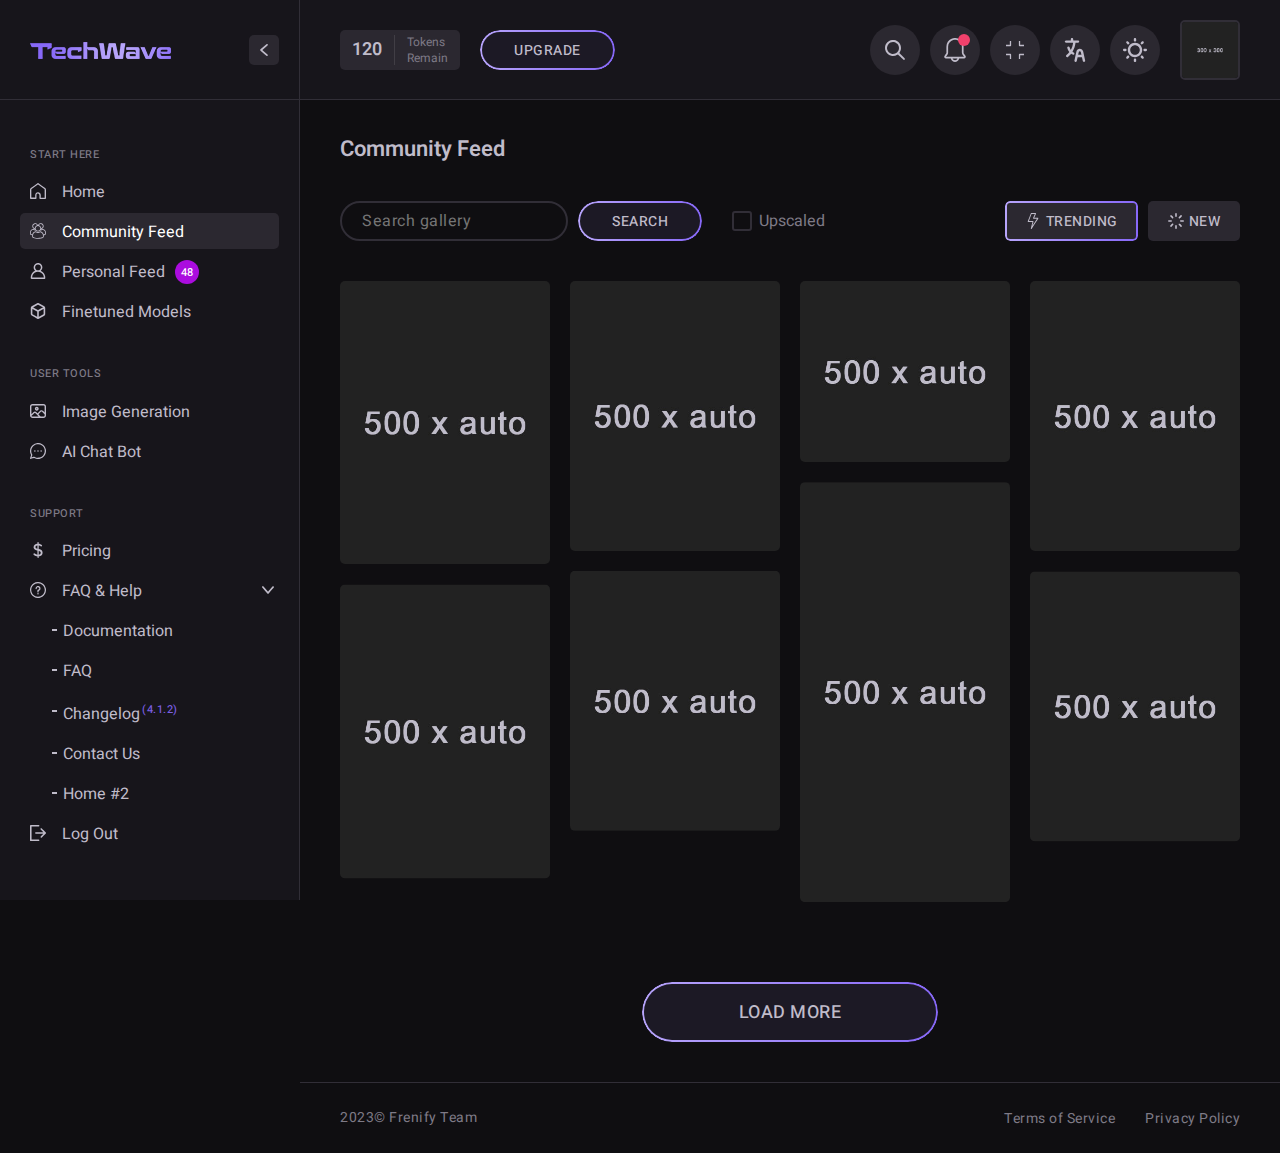
<file: community-feed.html>
<!DOCTYPE html>
<!--[if lt IE 7 ]><html class="ie ie6" lang="en"> <![endif]-->
<!--[if IE 7 ]><html class="ie ie7" lang="en"> <![endif]-->
<!--[if IE 8 ]><html class="ie ie8" lang="en"> <![endif]-->
<!--[if (gte IE 9)|!(IE)]><!--><html lang="en"> <!--<![endif]-->
  
<head>

<meta http-equiv="Content-Type" content="text/html; charset=utf-8" />

<meta name="description" content="TechWave">
<meta name="author" content="Frenify">

<meta name="viewport" content="width=device-width, initial-scale=1, maximum-scale=1">

<title>Community Feed - TechWave</title>


<script>
	if (!localStorage.frenify_skin) {
		localStorage.frenify_skin = 'dark';
	}
	if (!localStorage.frenify_panel) {
		localStorage.frenify_panel = '';
	}
	document.documentElement.setAttribute("data-techwave-skin", localStorage.frenify_skin);
	if(localStorage.frenify_panel !== ''){
		document.documentElement.classList.add(localStorage.frenify_panel);
	}
  	
</script>

<!-- Google Fonts -->
<link rel="preconnect" href="https://fonts.googleapis.com">
<link rel="preconnect" href="https://fonts.gstatic.com" crossorigin>
<link href="https://fonts.googleapis.com/css2?family=Heebo:wght@100;200;300;400;500;600;700;800;900&family=Work+Sans:ital,wght@0,100;0,200;0,300;0,400;0,500;0,600;0,700;0,800;0,900;1,100;1,200;1,300;1,400;1,500;1,600;1,700;1,800;1,900&display=swap" rel="stylesheet">
<!-- !Google Fonts -->

<!-- Styles -->
<link type="text/css" rel="stylesheet" href="css/plugins.css?ver=1.0.0" />
<link type="text/css" rel="stylesheet" href="css/style.css?ver=1.0.0" />
<!--[if lt IE 9]> <script type="text/javascript" src="js/modernizr.custom.js"></script> <![endif]-->
<!-- !Styles -->

</head>

<body>


<!-- Moving Submenu -->
<div class="techwave_fn_fixedsub">
	<ul></ul>
</div>
<!-- !Moving Submenu -->

<!-- Preloader -->
<div class="techwave_fn_preloader">
	<svg>
		<circle class="first_circle" cx="50%" cy="50%" r="110"></circle>
		<circle class="second_circle" cx="50%" cy="50%" r="110"></circle>
	</svg>
</div>
<!-- !Preloader -->

<!-- Report -->
<div class="techwave_fn_report">
	<a href="#" class="fn__closer fn__icon_button">
		<img src="svg/close.svg" alt="" class="fn__svg">
	</a>
	<div class="report__closer"></div>
	<div class="report__content">
		<h3 class="title">Report Item</h3>
		<h3 class="subtitle">What is the main reason for your report?</h3>
		<input class="reason_field" type="text" placeholder="Type here...">
		<div class="btns">
			<a href="#" class="report techwave_fn_button">
				<span>Report</span>
			</a>
			<a href="#" class="cancel techwave_fn_button">
				<span>Cancel</span>
			</a>
		</div>
	</div>
</div>
<!-- !Report -->

<!-- Image Lightbox -->
<div class="techwave_fn_img_lightbox">
	
	<!-- top section (of the image lightbox) -->
	<div class="lightbox__top">
		<div class="lightbox__tl">
			<div class="lightbox__tlbar">
				<div class="lightbox__tlbar_left">
					<div class="item item__share fn__icon_options medium_size">
						<a href="#" class="item__btn fn__icon_button">
							<img src="svg/share.svg" alt="" class="fn__svg">
						</a>
						<div class="fn__icon_popup">
							<ul>
								<li><a href="#">Facebook</a></li>
								<li><a href="#">Twitter</a></li>
								<li><a href="#">Instagram</a></li>
								<li><a href="#">Linkedin</a></li>
								<li><a href="#">Pinterest</a></li>
								<li><a href="#" class="fn__copy" data-copied="Copied!">Copy Link</a></li>
							</ul>
						</div>
					</div>
					<div class="item item__download fn__icon_options medium_size">
						<a href="#" class="item__btn fn__icon_button">
							<img src="svg/download.svg" alt="" class="fn__svg">
						</a>
						<div class="fn__icon_popup">
							<ul>
								<li><a href="#">Original Image</a></li>
								<li><a href="#">Creative Upscaled Image</a></li>
								<li><a href="#">HD Upscaled Image</a></li>
							</ul>
						</div>
					</div>
					<div class="item item__more fn__icon_options medium_size">
						<a href="#" class="item__btn fn__icon_button">
							<span class="dots"></span>
						</a>
						<div class="fn__icon_popup">
							<ul>
								<li><a href="#">Remove Background</a></li>
								<li><a href="#">Creative Upscale</a></li>
								<li><a href="#">Alternative Upscale</a></li>
								<li class="high_priorety"><a href="#" class="fn__report">Report Image</a></li>
							</ul>
						</div>
					</div>
				</div>
				<div class="lightbox__tlbar_center">
					<a href="#" class="img_nav nav_prev">
						<img src="svg/arrow.svg" alt="" class="fn__svg">
					</a>
					<a href="#" class="img_nav nav_next">
						<img src="svg/arrow.svg" alt="" class="fn__svg">
					</a>
				</div>
				<div class="lightbox__tlbar_right">
					<a href="#" class="fn__like" data-id="2">
						<span class="count">343</span>
						<img src="svg/like.svg" alt="" class="fn__svg empty__like">
						<img src="svg/like-full.svg" alt="" class="fn__svg full__like">
					</a>
				</div>
			</div>
			<div class="lightbox__tlimg">
				<img src="img/gallery/main.jpg" alt="">
			</div>
		</div>
		<div class="lightbox__tr">
			<div class="user__profile">
				<a class="profile_link" href="user-profile.html">
					<img src="img/user/user.jpg" alt="">
					<h2 class="user_name">LuckyLee</h2>
				</a>
				<a class="fn__follow" href="#" data-follow-text="Follow" data-unfollow-text="Unfollow">
					<span class="text">Follow</span>
				</a>
				<a href="#" class="fn__closer fn__icon_button">
					<img src="svg/close.svg" alt="" class="fn__svg">
				</a>
			</div>
			<div class="item__details">
				<div class="fn__model">
					<div class="model_img">
						<img src="img/user/user.jpg" alt="">
					</div>
					<div class="model_info">
						<h4 class="model_subtitle">Model</h4>
						<h3 class="model_title">ArtShaper v3</h3>
					</div>
					<a href="image-generation.html" class="fn__icon_button">
						<img src="svg/arrow.svg" alt="" class="fn__svg">
					</a>
				</div>
				
				<div class="fn__prompt_details">
					<div class="prompt__header">
						<div class="prompt__text">Prompt Details</div>
						<div class="prompt__options">
							<a href="#" class="fn__icon_button">
								<span class="dots"></span>
							</a>
							<div class="prompt__popup">
								<ul>
									<li><a href="#">Remix</a></li>
									<li><a href="#">Image to Image</a></li>
									<li><a href="#" class="fn__copy" data-copied="Copied!" data-text="Realistic painting, photorealistic masterpiece detailing, professional photography, natural lighting, volumetric lighting maximalist photoillustration: 8k resolution concept art intricately detailed, complex, elegant, expansive">Copy Prompt</a></li>
								</ul>
							</div>
						</div>
					</div>
					<div class="prompt__content">
						<p>Realistic painting, photorealistic masterpiece detailing, professional photography, natural lighting, volumetric lighting maximalist photoillustration: 8k resolution concept art intricately detailed, complex, elegant, expansive</p>
					</div>
				</div>
				
				<div class="techwave_fn_accordion small" data-type="accordion"> <!-- data-type values: accordion, toggle -->
					<div class="acc__item">
						<div class="acc__header">
							<h2 class="acc__title">Negative Prompt</h2>
							<div class="acc__icon"></div>
						</div>
						<div class="acc__content">
							<p>TECH-AI is an AI-powered content production suite that empowers creators with a powerful, customisable, and user-friendly platform for bringing their ideas to life.</p>
							<p>With a focus on granular control at every step of content creation, we put creators at the centre of the creative process by offering granular control at every stage of generation, ensuring that AI enhances, rather than replaces, human creative potential.</p>
							<p>Our custom back-end delivers advancements in model fine tuning, prompt adherence, training and inference speed, and multi-image prompting functionality. We also address common issues around image degradation and have implemented a custom upscaling, with much more on the way!</p>
						</div>
					</div>
				</div>
				
			</div>
				
			<div class="fn__details_list">
				<ul>
					<li>
						<div class="sub_title">Created</div>
						<div class="title">April 05, 2023</div>
					</li>
					<li>
						<div class="sub_title">Resolution</div>
						<div class="title">768 x 1024px</div>
					</li>
					<li>
						<div class="sub_title">Sampler</div>
						<div class="title">Tech-AI-Frenify</div>
					</li>
					<li>
						<div class="sub_title">Step Count</div>
						<div class="title">30</div>
					</li>
					<li>
						<div class="sub_title">Base Model</div>
						<div class="title">Frenify v2.0</div>
					</li>
					<li>
						<div class="sub_title">High Contrast</div>
						<div class="title">Off</div>
					</li>
					<li>
						<div class="sub_title">Magic Prompt</div>
						<div class="title">On</div>
					</li>
				</ul>
			</div>
				
		</div>
	</div>
	<!-- !top section (of the image lightbox) -->
	
	<!-- related section (of the image lightbox) -->
	<div class="lightbox__related">
	
		<div class="fn__title_holder">
			<h2 class="title">Related Images</h2>
		</div>
		
		<div class="fn__grid_items">
			<ul>
				<li>
					<a href="#" data-id="1"><img src="img/related/1.jpg" alt=""></a>
				</li>
				<li>
					<a href="#" data-id="2"><img src="img/related/2.jpg" alt=""></a>
				</li>
				<li>
					<a href="#" data-id="3"><img src="img/related/3.jpg" alt=""></a>
				</li>
				<li>
					<a href="#" data-id="4"><img src="img/related/4.jpg" alt=""></a>
				</li>
				<li>
					<a href="#" data-id="5"><img src="img/related/5.jpg" alt=""></a>
				</li>
				<li>
					<a href="#" data-id="6"><img src="img/related/6.jpg" alt=""></a>
				</li>
				<li>
					<a href="#" data-id="7"><img src="img/related/7.jpg" alt=""></a>
				</li>
				<li>
					<a href="#" data-id="8"><img src="img/related/8.jpg" alt=""></a>
				</li>
				<li>
					<a href="#" data-id="9"><img src="img/related/9.jpg" alt=""></a>
				</li>
				<li>
					<a href="#" data-id="10"><img src="img/related/10.jpg" alt=""></a>
				</li>
				<li>
					<a href="#" data-id="11"><img src="img/related/11.jpg" alt=""></a>
				</li>
				<li>
					<a href="#" data-id="12"><img src="img/related/12.jpg" alt=""></a>
				</li>
			</ul>
		</div>
		
	</div>
	<!-- !related section (of the image lightbox) -->
	
</div>
<!-- !Image Lightbox -->


<!-- MAIN WRAPPER -->
<div class="techwave_fn_wrapper">
	<div class="techwave_fn_wrap">
	
	
		<!-- Searchbar -->
		<div class="techwave_fn_searchbar">
			<div class="search__bar">
				<input class="search__input" type="text" placeholder="Search here...">
				<img src="svg/search.svg" alt="" class="fn__svg search__icon">
				<a class="search__closer" href="#"><img src="svg/close.svg" alt="" class="fn__svg"></a>
			</div>
			<div class="search__results">
				<!-- Results will come here (via ajax after the integration you made after purchase as it doesn't work in HTML) -->
				<div class="results__title">Results</div>
				<div class="results__list">
					<ul>
						<li><a href="#">Artificial Intelligence</a></li>
						<li><a href="#">Learn about the impact of AI on the financial industry</a></li>
						<li><a href="#">Delve into the realm of AI-driven manufacturing</a></li>
						<li><a href="#">Understand the ethical implications surrounding AI</a></li>
					</ul>
				</div>
			</div>
		</div>
		<!-- !Searchbar -->
		
		<!-- HEADER -->
		<header class="techwave_fn_header">
		
			<!-- Header left: token information -->
			<div class="header__left">
				<div class="fn__token_info">
					<span class="token_summary">
						<span class="count">120</span>
						<span class="text">Tokens<br>Remain</span>
					</span>
					<a href="pricing.html" class="token_upgrade techwave_fn_button"><span>Upgrade</span></a>
					<div class="token__popup">
						Resets in <span>19 hours.</span><br>
						Daily limit is <span>200 tokens</span>
					</div>
				</div>
			</div>
			<!-- /Header left: token information -->
			
			
			<!-- Header right: navigation bar -->
			<div class="header__right">
				<div class="fn__nav_bar">
					
					<!-- Search (bar item) -->
					<div class="bar__item bar__item_search">
						<a href="#" class="item_opener">
							<img src="svg/search.svg" alt="" class="fn__svg">
						</a>
						<div class="item_popup">
							<input type="text" placeholder="Search">
						</div>
					</div>
					<!-- !Search (bar item) -->
					
					<!-- Notification (bar item) -->
					<div class="bar__item bar__item_notification has_notification">
						<a href="#" class="item_opener">
							<img src="svg/bell.svg" alt="" class="fn__svg">
						</a>
						<div class="item_popup">
							<div class="ntfc_header">
								<h2 class="ntfc_title">Notifications</h2>
								<a href="notifications.html">View All</a>
							</div>
							<div class="ntfc_list">
								<ul>
									<li>
										<p><a href="notification-single.html">Version 4.1.2 has been launched</a></p>
										<span>34 Min Ago</span>
									</li>
									<li>
										<p><a href="notification-single.html">Video Generation has been released</a></p>
										<span>12 Apr</span>
									</li>
									<li>
										<p><a href="notification-single.html">Terms has been updated</a></p>
										<span>12 Apr</span>
									</li>
								</ul>
							</div>
						</div>
					</div>
					<!-- !Notification (bar item) -->
					
					<!-- Full Screen (bar item) -->
					<div class="bar__item bar__item_fullscreen">
						<a href="#" class="item_opener">
							<img src="svg/fullscreen.svg" alt="" class="fn__svg f_screen">
							<img src="svg/smallscreen.svg" alt="" class="fn__svg s_screen">
						</a>
					</div>
					<!-- !Full Screen (bar item) -->
					
					<!-- Language (bar item) -->
					<div class="bar__item bar__item_language">
						<a href="#" class="item_opener">
							<img src="svg/language.svg" alt="" class="fn__svg">
						</a>
						<div class="item_popup">
							<ul>
								<li>
									<span class="active">English</span>
								</li>
								<li>
									<a href="#">Spanish</a>
								</li>
								<li>
									<a href="#">French</a>
								</li>
							</ul>
						</div>
					</div>
					<!-- !Language (bar item) -->
					
					<!-- Site Skin (bar item) -->
					<div class="bar__item bar__item_skin">
						<a href="#" class="item_opener">
							<img src="svg/sun.svg" alt="" class="fn__svg light_mode">
							<img src="svg/moon.svg" alt="" class="fn__svg dark_mode">
						</a>
					</div>
					<!-- !Site Skin (bar item) -->
					
					<!-- User (bar item) -->
					<div class="bar__item bar__item_user">
						<a href="#" class="user_opener">
							<img src="img/user/user.jpg" alt="">
						</a>
						<div class="item_popup">
							<div class="user_profile">
								<div class="user_img">
									<img src="img/user/user.jpg" alt="">
								</div>
								<div class="user_info">
									<h2 class="user_name">Caden Smith<span>Free</span></h2>
									<p><a href="mailto:cadmail@gmail.com" class="user_email">cadmail@gmail.com</a></p>
								</div>
							</div>
							<div class="user_nav">
								<ul>
									<li>
										<a href="user-profile.html">
											<span class="icon"><img src="svg/person.svg" alt="" class="fn__svg"></span>
											<span class="text">Profile</span>
										</a>
									</li>
									<li>
										<a href="user-settings.html">
											<span class="icon"><img src="svg/setting.svg" alt="" class="fn__svg"></span>
											<span class="text">Settings</span>
										</a>
									</li>
									<li>
										<a href="user-billing.html">
											<span class="icon"><img src="svg/billing.svg" alt="" class="fn__svg"></span>
											<span class="text">Billing</span>
										</a>
									</li>
									<li>
										<a href="sign-in.html">
											<span class="icon"><img src="svg/logout.svg" alt="" class="fn__svg"></span>
											<span class="text">Log Out</span>
										</a>
									</li>
								</ul>
							</div>
						</div>
					</div>
					<!-- !User (bar item) -->
					
					
				</div>
			</div>
			<!-- !Header right: navigation bar -->
			
		</header>
		<!-- !HEADER -->
		
		
		<!-- LEFT PANEL -->
		<div class="techwave_fn_leftpanel">
			
			<div class="mobile_extra_closer"></div>
			
			<!-- logo (left panel) -->
			<div class="leftpanel_logo">
				<a href="index.html" class="fn_logo">
					<span class="full_logo">
						<img src="img/logo-desktop-full.png" alt="" class="desktop_logo">
						<img src="img/logo-retina-full.png" alt="" class="retina_logo">
					</span>
					<span class="short_logo">
						<img src="img/logo-desktop-mini.png" alt="" class="desktop_logo">
						<img src="img/logo-retina-mini.png" alt="" class="retina_logo">
					</span>
				</a>
				<a href="#" class="fn__closer fn__icon_button desktop_closer">
					<img src="svg/arrow.svg" alt="" class="fn__svg">
				</a>
				<a href="#" class="fn__closer fn__icon_button mobile_closer">
					<img src="svg/arrow.svg" alt="" class="fn__svg">
				</a>
			</div>
			<!-- !logo (left panel) -->
			
			<!-- content (left panel) -->
			<div class="leftpanel_content">
			
				<!-- #1 navigation group -->
				<div class="nav_group">
					<h2 class="group__title">Start Here</h2>
					<ul class="group__list">
						<li>
							<a href="index.html" class="fn__tooltip menu__item" data-position="right" title="Home">
								<span class="icon"><img src="svg/home.svg" alt="" class="fn__svg"></span>
								<span class="text">Home</span>
							</a>
						</li>
						<li>
							<a href="community-feed.html" class="fn__tooltip active menu__item" data-position="right" title="Community Feed">
								<span class="icon"><img src="svg/community.svg" alt="" class="fn__svg"></span>
								<span class="text">Community Feed</span>
							</a>
						</li>
						<li>
							<a href="personal-feed.html" class="fn__tooltip menu__item" data-position="right" title="Personal Feed">
								<span class="icon"><img src="svg/person.svg" alt="" class="fn__svg"></span>
								<span class="text">Personal Feed<span class="count">48</span></span>
							</a>
						</li>
						<li>
							<a href="models.html" class="fn__tooltip menu__item" data-position="right" title="Finetuned Models">
								<span class="icon"><img src="svg/cube.svg" alt="" class="fn__svg"></span>
								<span class="text">Finetuned Models</span>
							</a>
						</li>
					</ul>
				</div>
				<!-- !#1 navigation group -->
			
				<!-- #2 navigation group -->
				<div class="nav_group">
					<h2 class="group__title">User Tools</h2>
					<ul class="group__list">
						<li>
							<a href="image-generation.html" class="fn__tooltip menu__item" data-position="right" title="Image Generation">
								<span class="icon"><img src="svg/image.svg" alt="" class="fn__svg"></span>
								<span class="text">Image Generation</span>
							</a>
						</li>
						<li>
							<a href="ai-chat-bot.html" class="fn__tooltip menu__item" data-position="right" title="AI Chat Bot">
								<span class="icon"><img src="svg/chat.svg" alt="" class="fn__svg"></span>
								<span class="text">AI Chat Bot</span>
							</a>
						</li>
					</ul>
				</div>
				<!-- !#2 navigation group -->
			
				<!-- #3 navigation group -->
				<div class="nav_group">
					<h2 class="group__title">Support</h2>
					<ul class="group__list">
						<li>
							<a href="pricing.html" class="fn__tooltip menu__item" data-position="right" title="Pricing">
								<span class="icon"><img src="svg/dollar.svg" alt="" class="fn__svg"></span>
								<span class="text">Pricing</span>
							</a>
						</li>
						<li class="menu-item-has-children">
							<a href="video-generation.html" class="fn__tooltip menu__item" title="FAQ &amp; Help" data-position="right">
								<span class="icon"><img src="svg/question.svg" alt="" class="fn__svg"></span>
								<span class="text">FAQ &amp; Help</span>
								<span class="trigger"><img src="svg/arrow.svg" alt="" class="fn__svg"></span>
							</a>
							<ul class="sub-menu">
								<li>
									<a href="documentation.html"><span class="text">Documentation</span></a>
								</li>
								<li>
									<a href="faq.html"><span class="text">FAQ</span></a>
								</li>
								<li>
									<a href="changelog.html"><span class="text">Changelog<span class="fn__sup">(4.1.2)</span></span></a>
								</li>
								<li>
									<a href="contact.html"><span class="text">Contact Us</span></a>
								</li>
								<li>
									<a href="index-2.html"><span class="text">Home #2</span></a>
								</li>
							</ul>
						</li>
						<li>
							<a href="sign-in.html" class="fn__tooltip menu__item" data-position="right" title="Log Out">
								<span class="icon"><img src="svg/logout.svg" alt="" class="fn__svg"></span>
								<span class="text">Log Out</span>
							</a>
						</li>
					</ul>
				</div>
				<!-- !#3 navigation group -->
				
				
			</div>
			<!-- !content (left panel) -->
			
		</div>
		<!-- !LEFT PANEL -->
		
		
		<!-- CONTENT -->
		<div class="techwave_fn_content">
		
			<!-- PAGE (all pages go inside this div) -->
			<div class="techwave_fn_page">
				
				<!-- Community Feed Page -->
				<div class="techwave_fn_community_page">
						
					<div class="fn__title_holder">
						<div class="container">
							<h1 class="title">Community Feed</h1>
						</div>
					</div>

					<!-- Feed -->
					<div class="techwave_fn_feed">
						<div class="container">

							<!-- feed filter -->
							<div class="feed__filter">
								<div class="filter__left">
									<div class="filter__search">
										<input type="text" placeholder="Search gallery">
										<a href="#" class="techwave_fn_button"><span>Search</span></a>
									</div>
									<div class="filter__upscaled">
										<label class="fn__checkbox">
											<input type="checkbox">Upscaled
											<span class="checkmark"></span>
											<img src="svg/check.svg" alt="" class="fn__svg">
										</label>
									</div>
								</div>
								<div class="filter__sorting">
									<a href="#" class="filter__trending enabled techwave_fn_button has__icon small__border">
										<img src="svg/thunder.svg" alt="" class="fn__svg">
										<span>Trending</span>
									</a>
									<a href="#" class="filter__new disabled techwave_fn_button has__icon small__border">
										<img src="svg/new.svg" alt="" class="fn__svg">
										<span>New</span>
									</a>
								</div>
							</div>
							<!-- !feed filter -->

							<!-- feed content -->
							<div class="feed__content">
								<div class="feed__results">
									<div class="fn__preloader">
										<div class="icon"></div>
										<div class="text">Loading</div>
									</div>
									<ul class="fn__gallery_items">

										<!-- #1 gallery item -->
										<li class="fn__gallery_item">
											<div class="item" data-id="345">
												<div class="img">
													<img src="img/gallery/1.jpg" alt="">
												</div>

												<div class="item__info">
													<div class="info__header">
														<div class="user__info">
															<img src="img/user/user.jpg" alt="">
															<h3 class="author_name">LuckyLee</h3>
														</div>
														<a href="#" class="fn__like no_border" data-id="3">
															<span class="count">343</span>
															<img src="svg/like.svg" alt="" class="fn__svg empty__like">
															<img src="svg/like-full.svg" alt="" class="fn__svg full__like">
														</a>
													</div>
													<p class="desc">Terra Fusion: A daring fusion of tectonic forms with neo-abstract swirls, reflecting the chaos and </p>
												</div>
											</div>
										</li>
										<!-- !#1 gallery item -->

										<!-- #2 gallery item -->
										<li class="fn__gallery_item">
											<div class="item" data-id="265">
												<div class="img">
													<img src="img/gallery/2.jpg" alt="">
												</div>

												<div class="item__info">
													<div class="info__header">
														<div class="user__info">
															<img src="img/user/user.jpg" alt="">
															<h3 class="author_name">LuckyLee</h3>
														</div>
														<a href="#" class="fn__like no_border" data-id="265">
															<span class="count">65</span>
															<img src="svg/like.svg" alt="" class="fn__svg empty__like">
															<img src="svg/like-full.svg" alt="" class="fn__svg full__like">
														</a>
													</div>
													<p class="desc">Terra Fusion: A daring fusion of tectonic forms with neo-abstract swirls, reflecting the chaos and </p>
												</div>
											</div>
										</li>
										<!-- !#2 gallery item -->

										<!-- #3 gallery item -->
										<li class="fn__gallery_item">
											<div class="item" data-id="456">
												<div class="img">
													<img src="img/gallery/3.jpg" alt="">
												</div>

												<div class="item__info">
													<div class="info__header">
														<div class="user__info">
															<img src="img/user/user.jpg" alt="">
															<h3 class="author_name">LuckyLee</h3>
														</div>
														<a href="#" class="fn__like no_border" data-id="456">
															<span class="count">95</span>
															<img src="svg/like.svg" alt="" class="fn__svg empty__like">
															<img src="svg/like-full.svg" alt="" class="fn__svg full__like">
														</a>
													</div>
													<p class="desc">Terra Fusion: A daring fusion of tectonic forms with neo-abstract swirls, reflecting the chaos and </p>
												</div>
											</div>
										</li>
										<!-- !#3 gallery item -->

										<!-- #4 gallery item -->
										<li class="fn__gallery_item">
											<div class="item" data-id="4311">
												<div class="img">
													<img src="img/gallery/4.jpg" alt="">
												</div>

												<div class="item__info">
													<div class="info__header">
														<div class="user__info">
															<img src="img/user/user.jpg" alt="">
															<h3 class="author_name">LuckyLee</h3>
														</div>
														<a href="#" class="fn__like no_border" data-id="4311">
															<span class="count">120</span>
															<img src="svg/like.svg" alt="" class="fn__svg empty__like">
															<img src="svg/like-full.svg" alt="" class="fn__svg full__like">
														</a>
													</div>
													<p class="desc">Terra Fusion: A daring fusion of tectonic forms with neo-abstract swirls, reflecting the chaos and </p>
												</div>
											</div>
										</li>
										<!-- !#4 gallery item -->

										<!-- #5 gallery item -->
										<li class="fn__gallery_item">
											<div class="item" data-id="33">
												<div class="img">
													<img src="img/gallery/5.jpg" alt="">
												</div>

												<div class="item__info">
													<div class="info__header">
														<div class="user__info">
															<img src="img/user/user.jpg" alt="">
															<h3 class="author_name">LuckyLee</h3>
														</div>
														<a href="#" class="fn__like no_border" data-id="33">
															<span class="count">322</span>
															<img src="svg/like.svg" alt="" class="fn__svg empty__like">
															<img src="svg/like-full.svg" alt="" class="fn__svg full__like">
														</a>
													</div>
													<p class="desc">Terra Fusion: A daring fusion of tectonic forms with neo-abstract swirls, reflecting the chaos and </p>
												</div>
											</div>
										</li>
										<!-- !#5 gallery item -->

										<!-- #6 gallery item -->
										<li class="fn__gallery_item">
											<div class="item" data-id="709">
												<div class="img">
													<img src="img/gallery/6.jpg" alt="">
												</div>

												<div class="item__info">
													<div class="info__header">
														<div class="user__info">
															<img src="img/user/user.jpg" alt="">
															<h3 class="author_name">LuckyLee</h3>
														</div>
														<a href="#" class="fn__like no_border" data-id="709">
															<span class="count">234</span>
															<img src="svg/like.svg" alt="" class="fn__svg empty__like">
															<img src="svg/like-full.svg" alt="" class="fn__svg full__like">
														</a>
													</div>
													<p class="desc">Terra Fusion: A daring fusion of tectonic forms with neo-abstract swirls, reflecting the chaos and </p>
												</div>
											</div>
										</li>
										<!-- !#6 gallery item -->

										<!-- #7 gallery item -->
										<li class="fn__gallery_item">
											<div class="item" data-id="20">
												<div class="img">
													<img src="img/gallery/7.jpg" alt="">
												</div>

												<div class="item__info">
													<div class="info__header">
														<div class="user__info">
															<img src="img/user/user.jpg" alt="">
															<h3 class="author_name">LuckyLee</h3>
														</div>
														<a href="#" class="fn__like no_border" data-id="20">
															<span class="count">700</span>
															<img src="svg/like.svg" alt="" class="fn__svg empty__like">
															<img src="svg/like-full.svg" alt="" class="fn__svg full__like">
														</a>
													</div>
													<p class="desc">Terra Fusion: A daring fusion of tectonic forms with neo-abstract swirls, reflecting the chaos and </p>
												</div>
											</div>
										</li>
										<!-- !#7 gallery item -->

										<!-- #8 gallery item -->
										<li class="fn__gallery_item">
											<div class="item" data-id="45">
												<div class="img">
													<img src="img/gallery/8.jpg" alt="">
												</div>

												<div class="item__info">
													<div class="info__header">
														<div class="user__info">
															<img src="img/user/user.jpg" alt="">
															<h3 class="author_name">LuckyLee</h3>
														</div>
														<a href="#" class="fn__like no_border" data-id="45">
															<span class="count">90</span>
															<img src="svg/like.svg" alt="" class="fn__svg empty__like">
															<img src="svg/like-full.svg" alt="" class="fn__svg full__like">
														</a>
													</div>
													<p class="desc">Terra Fusion: A daring fusion of tectonic forms with neo-abstract swirls, reflecting the chaos and </p>
												</div>
											</div>
										</li>
										<!-- !#8 gallery item -->

									</ul>
								</div>
								<div class="feed__more">
									<a href="#" class="medium techwave_fn_button"><span>Load More</span></a>
								</div>
							</div>
							<!-- !feed content -->

						</div>
					</div>
					<!-- !Feed -->
						
				</div>
				<!-- !Community Feed Page -->
				
			</div>
			<!-- !PAGE (all pages go inside this div) -->
			
			
			<!-- FOOTER (inside the content) -->
			<footer class="techwave_fn_footer">
				<div class="techwave_fn_footer_content">
					<div class="copyright">
						<p>2023© Frenify Team</p>
					</div>
					<div class="menu_items">
						<ul>
							<li><a href="terms.html">Terms of Service</a></li>
							<li><a href="privacy.html">Privacy Policy</a></li>
						</ul>
					</div>
				</div>
			</footer>
			<!-- !FOOTER (inside the content) -->
			
		</div>
		<!-- !CONTENT -->
		
		
	</div>
</div>
<!-- !MAIN WRAPPER -->



<!-- Scripts -->
<script type="text/javascript" src="js/jquery.js?ver=1.0.0"></script>
<script type="text/javascript" src="js/plugins.js?ver=1.0.0"></script>
<!--[if lt IE 10]> <script type="text/javascript" src="js/ie8.js"></script> <![endif]-->
<script type="text/javascript" src="js/init.js?ver=1.0.0"></script>
<!-- !Scripts -->

</body>
</html>
</file>
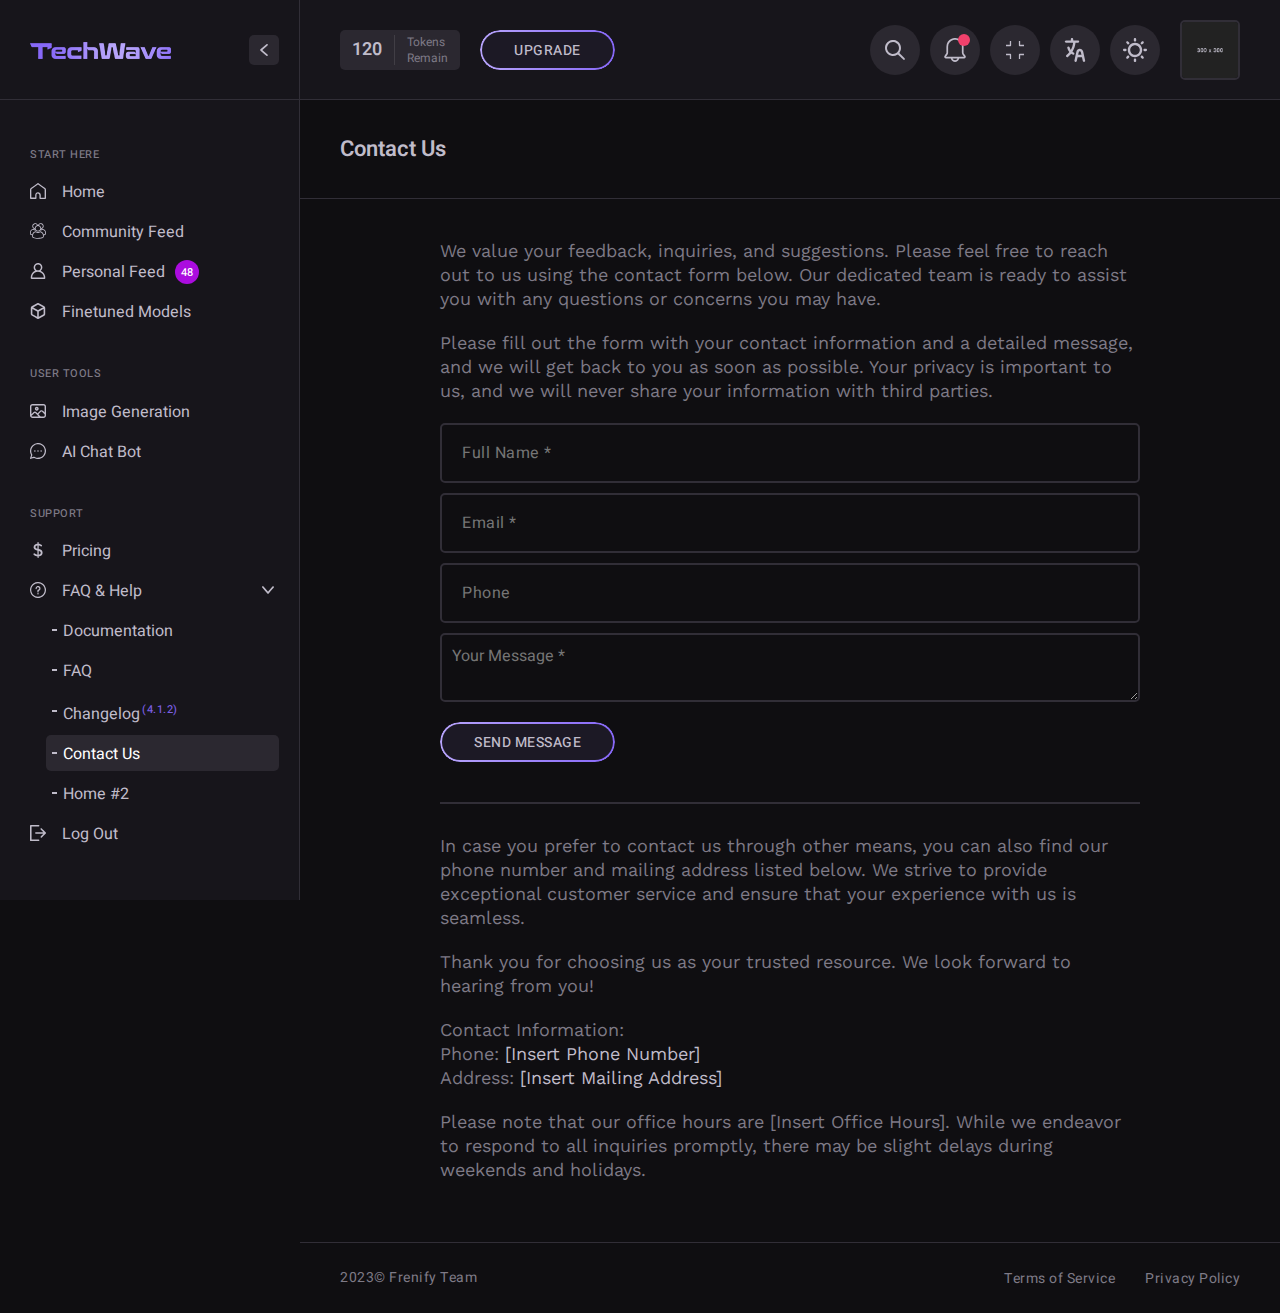
<file: contact.html>
<!DOCTYPE html>
<!--[if lt IE 7 ]><html class="ie ie6" lang="en"> <![endif]-->
<!--[if IE 7 ]><html class="ie ie7" lang="en"> <![endif]-->
<!--[if IE 8 ]><html class="ie ie8" lang="en"> <![endif]-->
<!--[if (gte IE 9)|!(IE)]><!--><html lang="en"> <!--<![endif]-->
  
<head>

<meta http-equiv="Content-Type" content="text/html; charset=utf-8" />

<meta name="description" content="TechWave">
<meta name="author" content="Frenify">

<meta name="viewport" content="width=device-width, initial-scale=1, maximum-scale=1">

<title>Contact Us - TechWave</title>


<script>
	if (!localStorage.frenify_skin) {
		localStorage.frenify_skin = 'dark';
	}
	if (!localStorage.frenify_panel) {
		localStorage.frenify_panel = '';
	}
	document.documentElement.setAttribute("data-techwave-skin", localStorage.frenify_skin);
	if(localStorage.frenify_panel !== ''){
		document.documentElement.classList.add(localStorage.frenify_panel);
	}
  	
</script>

<!-- Google Fonts -->
<link rel="preconnect" href="https://fonts.googleapis.com">
<link rel="preconnect" href="https://fonts.gstatic.com" crossorigin>
<link href="https://fonts.googleapis.com/css2?family=Heebo:wght@100;200;300;400;500;600;700;800;900&family=Work+Sans:ital,wght@0,100;0,200;0,300;0,400;0,500;0,600;0,700;0,800;0,900;1,100;1,200;1,300;1,400;1,500;1,600;1,700;1,800;1,900&display=swap" rel="stylesheet">
<!-- !Google Fonts -->

<!-- Styles -->
<link type="text/css" rel="stylesheet" href="css/plugins.css?ver=1.0.0" />
<link type="text/css" rel="stylesheet" href="css/style.css?ver=1.0.0" />
<!--[if lt IE 9]> <script type="text/javascript" src="js/modernizr.custom.js"></script> <![endif]-->
<!-- !Styles -->

</head>

<body>


<!-- Moving Submenu -->
<div class="techwave_fn_fixedsub">
	<ul></ul>
</div>
<!-- !Moving Submenu -->

<!-- Preloader -->
<div class="techwave_fn_preloader">
	<svg>
		<circle class="first_circle" cx="50%" cy="50%" r="110"></circle>
		<circle class="second_circle" cx="50%" cy="50%" r="110"></circle>
	</svg>
</div>
<!-- !Preloader -->


<!-- MAIN WRAPPER -->
<div class="techwave_fn_wrapper">
	<div class="techwave_fn_wrap">
	
	
		<!-- Searchbar -->
		<div class="techwave_fn_searchbar">
			<div class="search__bar">
				<input class="search__input" type="text" placeholder="Search here...">
				<img src="svg/search.svg" alt="" class="fn__svg search__icon">
				<a class="search__closer" href="#"><img src="svg/close.svg" alt="" class="fn__svg"></a>
			</div>
			<div class="search__results">
				<!-- Results will come here (via ajax after the integration you made after purchase as it doesn't work in HTML) -->
				<div class="results__title">Results</div>
				<div class="results__list">
					<ul>
						<li><a href="#">Artificial Intelligence</a></li>
						<li><a href="#">Learn about the impact of AI on the financial industry</a></li>
						<li><a href="#">Delve into the realm of AI-driven manufacturing</a></li>
						<li><a href="#">Understand the ethical implications surrounding AI</a></li>
					</ul>
				</div>
			</div>
		</div>
		<!-- !Searchbar -->
		
		<!-- HEADER -->
		<header class="techwave_fn_header">
		
			<!-- Header left: token information -->
			<div class="header__left">
				<div class="fn__token_info">
					<span class="token_summary">
						<span class="count">120</span>
						<span class="text">Tokens<br>Remain</span>
					</span>
					<a href="pricing.html" class="token_upgrade techwave_fn_button"><span>Upgrade</span></a>
					<div class="token__popup">
						Resets in <span>19 hours.</span><br>
						Daily limit is <span>200 tokens</span>
					</div>
				</div>
			</div>
			<!-- /Header left: token information -->
			
			
			<!-- Header right: navigation bar -->
			<div class="header__right">
				<div class="fn__nav_bar">
					
					<!-- Search (bar item) -->
					<div class="bar__item bar__item_search">
						<a href="#" class="item_opener">
							<img src="svg/search.svg" alt="" class="fn__svg">
						</a>
						<div class="item_popup">
							<input type="text" placeholder="Search">
						</div>
					</div>
					<!-- !Search (bar item) -->
					
					<!-- Notification (bar item) -->
					<div class="bar__item bar__item_notification has_notification">
						<a href="#" class="item_opener">
							<img src="svg/bell.svg" alt="" class="fn__svg">
						</a>
						<div class="item_popup">
							<div class="ntfc_header">
								<h2 class="ntfc_title">Notifications</h2>
								<a href="notifications.html">View All</a>
							</div>
							<div class="ntfc_list">
								<ul>
									<li>
										<p><a href="notification-single.html">Version 4.1.2 has been launched</a></p>
										<span>34 Min Ago</span>
									</li>
									<li>
										<p><a href="notification-single.html">Video Generation has been released</a></p>
										<span>12 Apr</span>
									</li>
									<li>
										<p><a href="notification-single.html">Terms has been updated</a></p>
										<span>12 Apr</span>
									</li>
								</ul>
							</div>
						</div>
					</div>
					<!-- !Notification (bar item) -->
					
					<!-- Full Screen (bar item) -->
					<div class="bar__item bar__item_fullscreen">
						<a href="#" class="item_opener">
							<img src="svg/fullscreen.svg" alt="" class="fn__svg f_screen">
							<img src="svg/smallscreen.svg" alt="" class="fn__svg s_screen">
						</a>
					</div>
					<!-- !Full Screen (bar item) -->
					
					<!-- Language (bar item) -->
					<div class="bar__item bar__item_language">
						<a href="#" class="item_opener">
							<img src="svg/language.svg" alt="" class="fn__svg">
						</a>
						<div class="item_popup">
							<ul>
								<li>
									<span class="active">English</span>
								</li>
								<li>
									<a href="#">Spanish</a>
								</li>
								<li>
									<a href="#">French</a>
								</li>
							</ul>
						</div>
					</div>
					<!-- !Language (bar item) -->
					
					<!-- Site Skin (bar item) -->
					<div class="bar__item bar__item_skin">
						<a href="#" class="item_opener">
							<img src="svg/sun.svg" alt="" class="fn__svg light_mode">
							<img src="svg/moon.svg" alt="" class="fn__svg dark_mode">
						</a>
					</div>
					<!-- !Site Skin (bar item) -->
					
					<!-- User (bar item) -->
					<div class="bar__item bar__item_user">
						<a href="#" class="user_opener">
							<img src="img/user/user.jpg" alt="">
						</a>
						<div class="item_popup">
							<div class="user_profile">
								<div class="user_img">
									<img src="img/user/user.jpg" alt="">
								</div>
								<div class="user_info">
									<h2 class="user_name">Caden Smith<span>Free</span></h2>
									<p><a href="mailto:cadmail@gmail.com" class="user_email">cadmail@gmail.com</a></p>
								</div>
							</div>
							<div class="user_nav">
								<ul>
									<li>
										<a href="user-profile.html">
											<span class="icon"><img src="svg/person.svg" alt="" class="fn__svg"></span>
											<span class="text">Profile</span>
										</a>
									</li>
									<li>
										<a href="user-settings.html">
											<span class="icon"><img src="svg/setting.svg" alt="" class="fn__svg"></span>
											<span class="text">Settings</span>
										</a>
									</li>
									<li>
										<a href="user-billing.html">
											<span class="icon"><img src="svg/billing.svg" alt="" class="fn__svg"></span>
											<span class="text">Billing</span>
										</a>
									</li>
									<li>
										<a href="sign-in.html">
											<span class="icon"><img src="svg/logout.svg" alt="" class="fn__svg"></span>
											<span class="text">Log Out</span>
										</a>
									</li>
								</ul>
							</div>
						</div>
					</div>
					<!-- !User (bar item) -->
					
					
				</div>
			</div>
			<!-- !Header right: navigation bar -->
			
		</header>
		<!-- !HEADER -->
		
		
		<!-- LEFT PANEL -->
		<div class="techwave_fn_leftpanel">
			
			<div class="mobile_extra_closer"></div>
			
			<!-- logo (left panel) -->
			<div class="leftpanel_logo">
				<a href="index.html" class="fn_logo">
					<span class="full_logo">
						<img src="img/logo-desktop-full.png" alt="" class="desktop_logo">
						<img src="img/logo-retina-full.png" alt="" class="retina_logo">
					</span>
					<span class="short_logo">
						<img src="img/logo-desktop-mini.png" alt="" class="desktop_logo">
						<img src="img/logo-retina-mini.png" alt="" class="retina_logo">
					</span>
				</a>
				<a href="#" class="fn__closer fn__icon_button desktop_closer">
					<img src="svg/arrow.svg" alt="" class="fn__svg">
				</a>
				<a href="#" class="fn__closer fn__icon_button mobile_closer">
					<img src="svg/arrow.svg" alt="" class="fn__svg">
				</a>
			</div>
			<!-- !logo (left panel) -->
			
			<!-- content (left panel) -->
			<div class="leftpanel_content">
			
				<!-- #1 navigation group -->
				<div class="nav_group">
					<h2 class="group__title">Start Here</h2>
					<ul class="group__list">
						<li>
							<a href="index.html" class="fn__tooltip menu__item" data-position="right" title="Home">
								<span class="icon"><img src="svg/home.svg" alt="" class="fn__svg"></span>
								<span class="text">Home</span>
							</a>
						</li>
						<li>
							<a href="community-feed.html" class="fn__tooltip menu__item" data-position="right" title="Community Feed">
								<span class="icon"><img src="svg/community.svg" alt="" class="fn__svg"></span>
								<span class="text">Community Feed</span>
							</a>
						</li>
						<li>
							<a href="personal-feed.html" class="fn__tooltip menu__item" data-position="right" title="Personal Feed">
								<span class="icon"><img src="svg/person.svg" alt="" class="fn__svg"></span>
								<span class="text">Personal Feed<span class="count">48</span></span>
							</a>
						</li>
						<li>
							<a href="models.html" class="fn__tooltip menu__item" data-position="right" title="Finetuned Models">
								<span class="icon"><img src="svg/cube.svg" alt="" class="fn__svg"></span>
								<span class="text">Finetuned Models</span>
							</a>
						</li>
					</ul>
				</div>
				<!-- !#1 navigation group -->
			
				<!-- #2 navigation group -->
				<div class="nav_group">
					<h2 class="group__title">User Tools</h2>
					<ul class="group__list">
						<li>
							<a href="image-generation.html" class="fn__tooltip menu__item" data-position="right" title="Image Generation">
								<span class="icon"><img src="svg/image.svg" alt="" class="fn__svg"></span>
								<span class="text">Image Generation</span>
							</a>
						</li>
						<li>
							<a href="ai-chat-bot.html" class="fn__tooltip menu__item" data-position="right" title="AI Chat Bot">
								<span class="icon"><img src="svg/chat.svg" alt="" class="fn__svg"></span>
								<span class="text">AI Chat Bot</span>
							</a>
						</li>
					</ul>
				</div>
				<!-- !#2 navigation group -->
			
				<!-- #3 navigation group -->
				<div class="nav_group">
					<h2 class="group__title">Support</h2>
					<ul class="group__list">
						<li>
							<a href="pricing.html" class="fn__tooltip menu__item" data-position="right" title="Pricing">
								<span class="icon"><img src="svg/dollar.svg" alt="" class="fn__svg"></span>
								<span class="text">Pricing</span>
							</a>
						</li>
						<li class="menu-item-has-children">
							<a href="video-generation.html" class="fn__tooltip menu__item" title="FAQ &amp; Help" data-position="right">
								<span class="icon"><img src="svg/question.svg" alt="" class="fn__svg"></span>
								<span class="text">FAQ &amp; Help</span>
								<span class="trigger"><img src="svg/arrow.svg" alt="" class="fn__svg"></span>
							</a>
							<ul class="sub-menu">
								<li>
									<a href="documentation.html"><span class="text">Documentation</span></a>
								</li>
								<li>
									<a href="faq.html"><span class="text">FAQ</span></a>
								</li>
								<li>
									<a href="changelog.html"><span class="text">Changelog<span class="fn__sup">(4.1.2)</span></span></a>
								</li>
								<li>
									<a href="contact.html" class="active"><span class="text">Contact Us</span></a>
								</li>
								<li>
									<a href="index-2.html"><span class="text">Home #2</span></a>
								</li>
							</ul>
						</li>
						<li>
							<a href="sign-in.html" class="fn__tooltip menu__item" data-position="right" title="Log Out">
								<span class="icon"><img src="svg/logout.svg" alt="" class="fn__svg"></span>
								<span class="text">Log Out</span>
							</a>
						</li>
					</ul>
				</div>
				<!-- !#3 navigation group -->
				
				
			</div>
			<!-- !content (left panel) -->
			
		</div>
		<!-- !LEFT PANEL -->
		
		
		<!-- CONTENT -->
		<div class="techwave_fn_content">
		
			<!-- PAGE (all pages go inside this div) -->
			<div class="techwave_fn_page">
				
				<!-- FAQ Page -->
				<div class="techwave_fn_contact_page">
					
					<!-- Page Title -->
					<div class="techwave_fn_pagetitle">
						<h2 class="title">Contact Us</h2>
					</div>
					<!-- !Page Title -->
					
					<div class="contactpage">
						<div class="container small">
							
							<p>We value your feedback, inquiries, and suggestions. Please feel free to reach out to us using the contact form below. Our dedicated team is ready to assist you with any questions or concerns you may have.</p>
							<p>Please fill out the form with your contact information and a detailed message, and we will get back to you as soon as possible. Your privacy is important to us, and we will never share your information with third parties.</p>
							
							<div class="fn_contact_form">
								<form action="/" method="post" class="contact_form" id="contact_form" autocomplete="off">
									<div class="input_list">
										<ul>
											<li>
												<input id="name" type="text" placeholder="Full Name *" />
											</li>
											<li>
												<input id="email" type="text" placeholder="Email *" />
											</li>
											<li>
												<input id="tel" type="text" placeholder="Phone" />
											</li>
											<li>
												<textarea id="message" placeholder="Your Message *"></textarea>
											</li>
											<li>
												<div>
													<a id="send_message" href="#" class="techwave_fn_button">
														<span>Send Message</span>
													</a>
												</div>
											</li>
										</ul>
									</div>
									<div class="returnmessage" data-success="Your message has been received, We will contact you soon."></div>
									<div class="empty_notice"><span>! Please Fill Required Fields !</span></div>
								</form>
							</div>
							<div class="fn__space__30"></div>
							
							<hr data-h="2">
							<div class="fn__space__10"></div>
							<p>In case you prefer to contact us through other means, you can also find our phone number and mailing address listed below. We strive to provide exceptional customer service and ensure that your experience with us is seamless.</p>
							<p>Thank you for choosing us as your trusted resource. We look forward to hearing from you!</p>
							<p>Contact Information:<br>
							Phone: <span class="heading_color">[Insert Phone Number]</span><br>
							Address: <span class="heading_color">[Insert Mailing Address]</span></p>
							<p>Please note that our office hours are [Insert Office Hours]. While we endeavor to respond to all inquiries promptly, there may be slight delays during weekends and holidays.</p>
							
						</div>
					</div>
					
					
				</div>
				<!-- !FAQ Page -->
				
			</div>
			<!-- !PAGE (all pages go inside this div) -->
			
			
			<!-- FOOTER (inside the content) -->
			<footer class="techwave_fn_footer">
				<div class="techwave_fn_footer_content">
					<div class="copyright">
						<p>2023© Frenify Team</p>
					</div>
					<div class="menu_items">
						<ul>
							<li><a href="terms.html">Terms of Service</a></li>
							<li><a href="privacy.html">Privacy Policy</a></li>
						</ul>
					</div>
				</div>
			</footer>
			<!-- !FOOTER (inside the content) -->
			
		</div>
		<!-- !CONTENT -->
		
		
	</div>
</div>
<!-- !MAIN WRAPPER -->



<!-- Scripts -->
<script type="text/javascript" src="js/jquery.js?ver=1.0.0"></script>
<script type="text/javascript" src="js/plugins.js?ver=1.0.0"></script>
<!--[if lt IE 10]> <script type="text/javascript" src="js/ie8.js"></script> <![endif]-->
<script type="text/javascript" src="js/init.js?ver=1.0.0"></script>
<!-- !Scripts -->

</body>
</html>
</file>
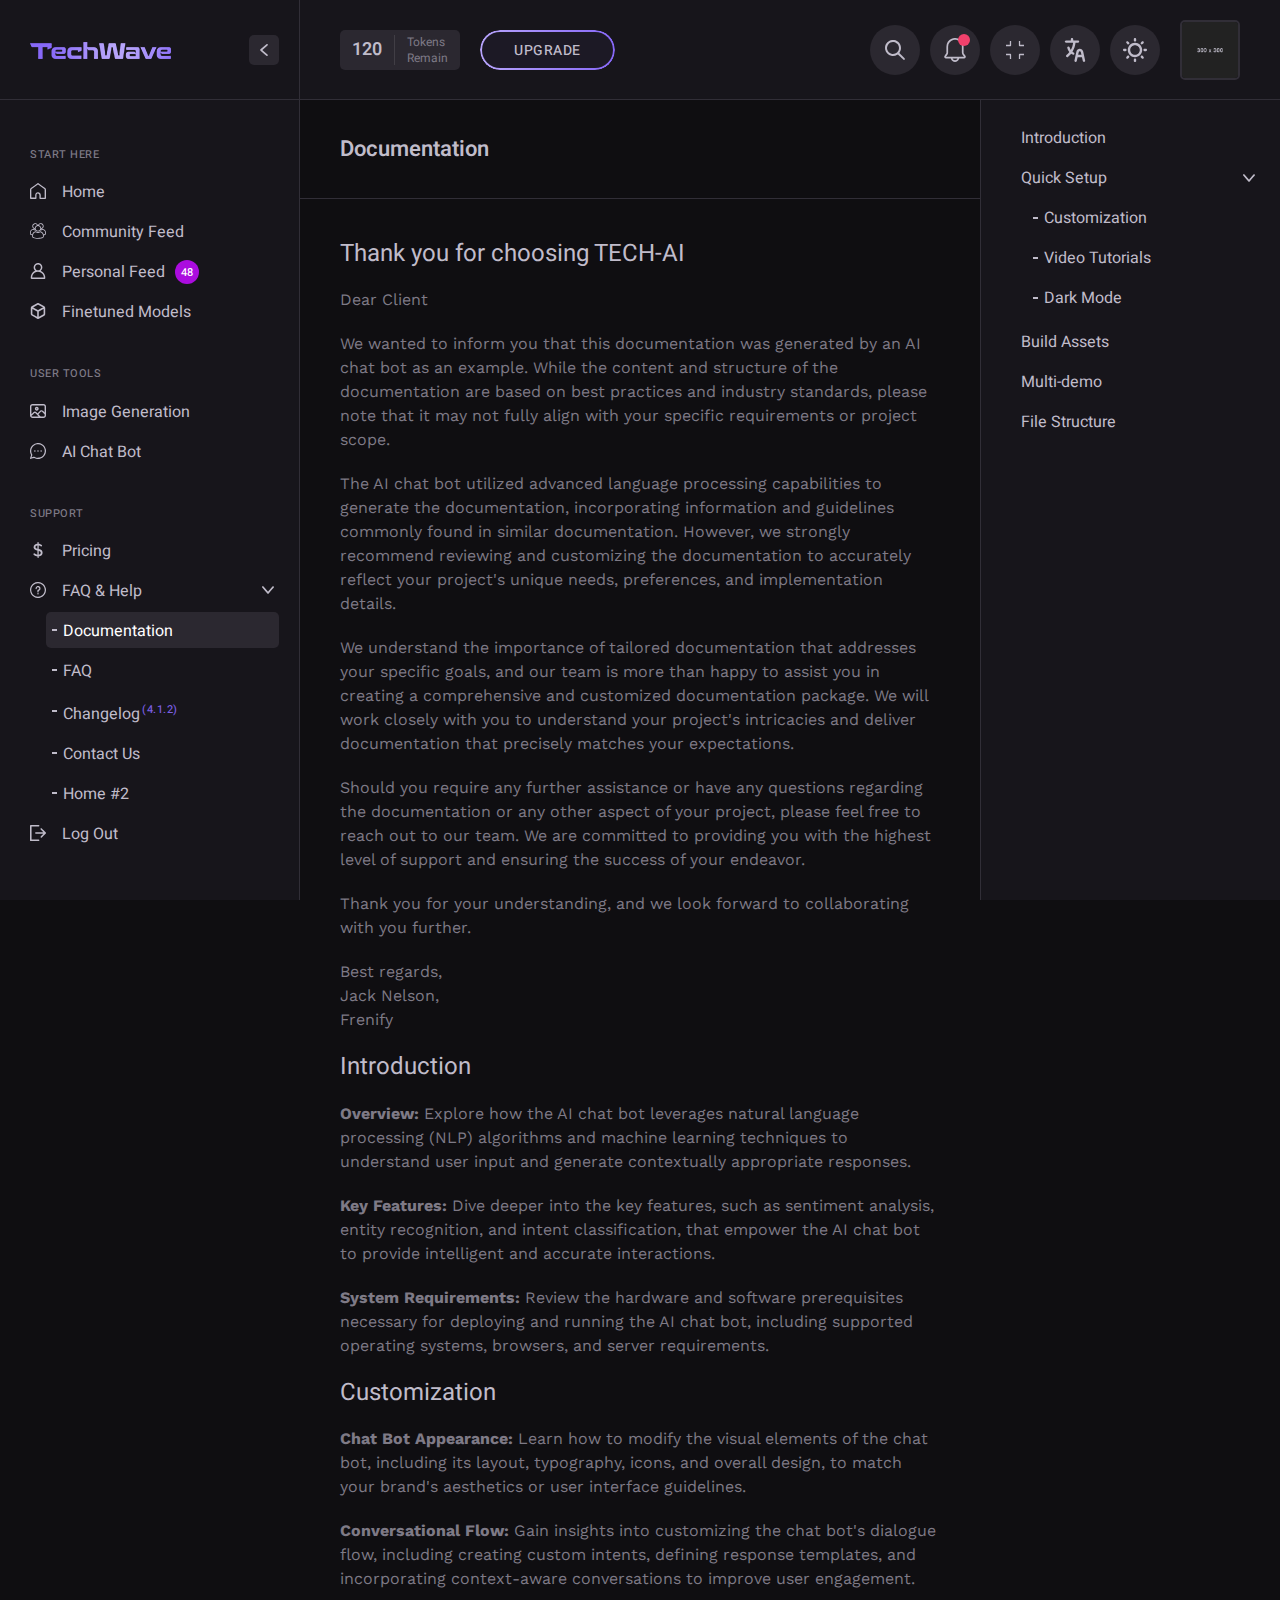
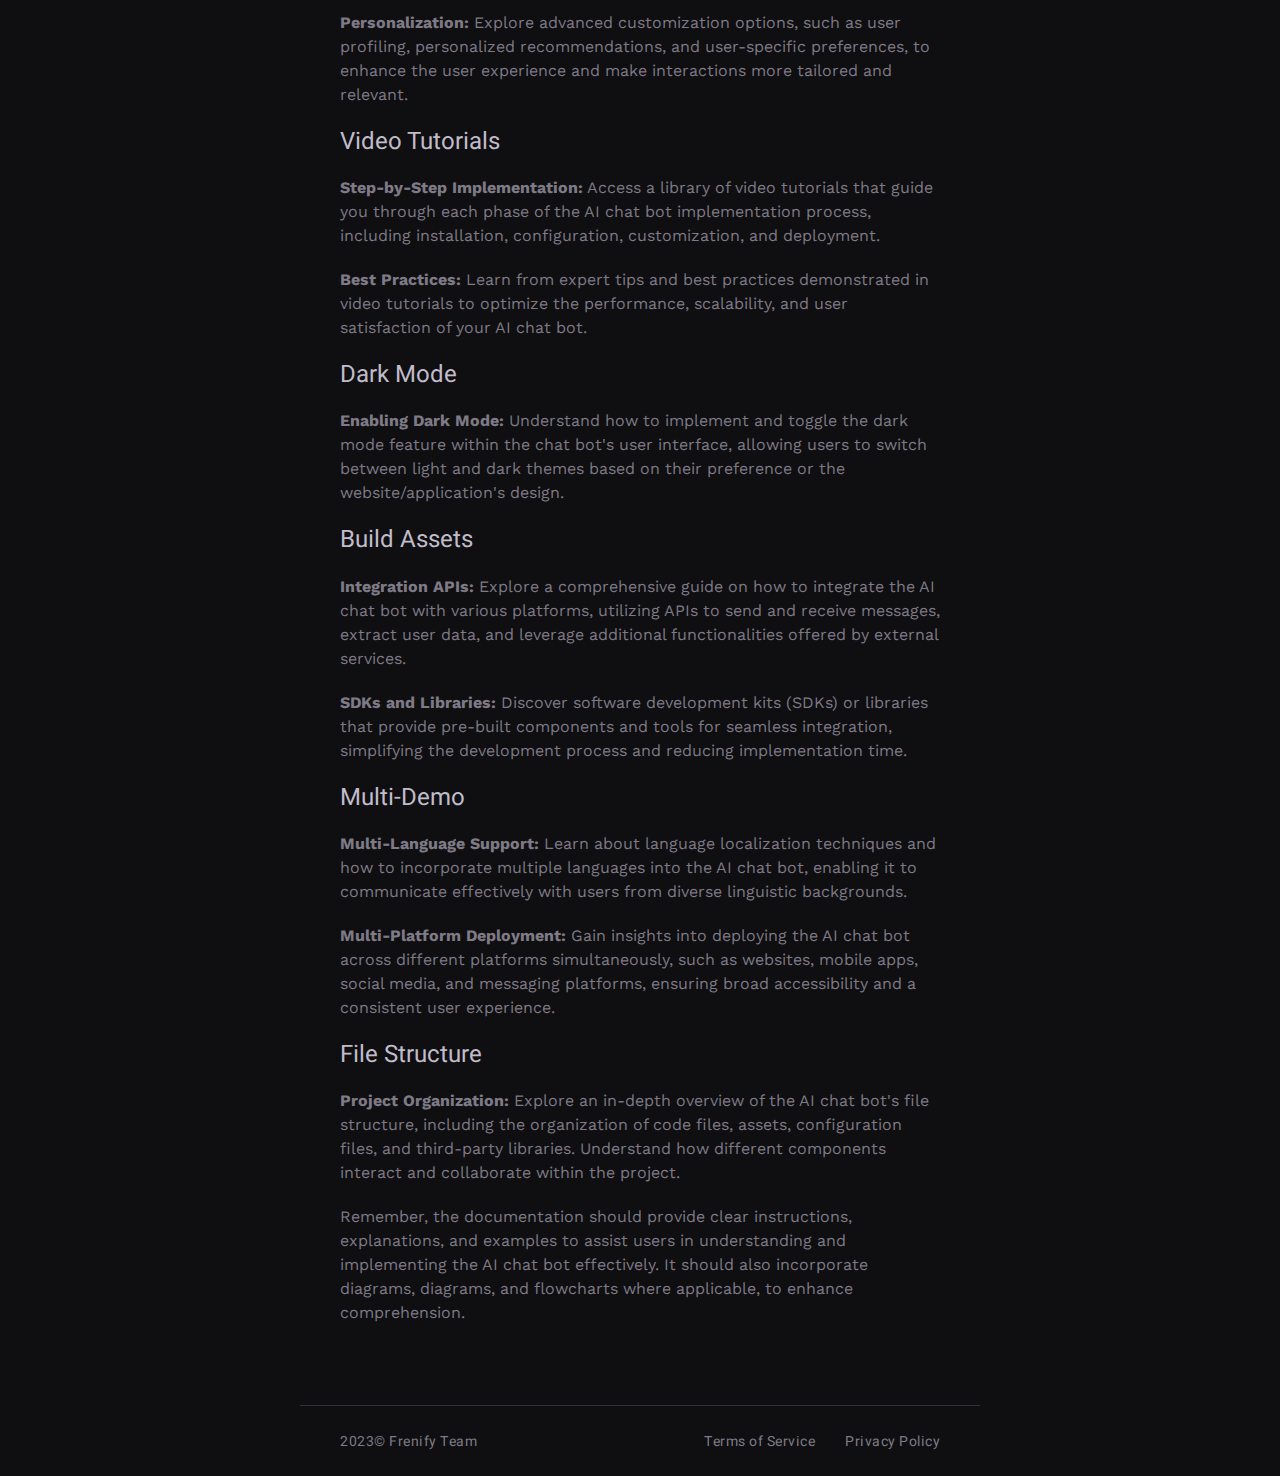
<file: documentation.html>
<!DOCTYPE html>
<!--[if lt IE 7 ]><html class="ie ie6" lang="en"> <![endif]-->
<!--[if IE 7 ]><html class="ie ie7" lang="en"> <![endif]-->
<!--[if IE 8 ]><html class="ie ie8" lang="en"> <![endif]-->
<!--[if (gte IE 9)|!(IE)]><!--><html lang="en"> <!--<![endif]-->
  
<head>

<meta http-equiv="Content-Type" content="text/html; charset=utf-8" />

<meta name="description" content="TechWave">
<meta name="author" content="Frenify">

<meta name="viewport" content="width=device-width, initial-scale=1, maximum-scale=1">

<title>Documentation - TechWave</title>


<script>
	if (!localStorage.frenify_skin) {
		localStorage.frenify_skin = 'dark';
	}
	if (!localStorage.frenify_panel) {
		localStorage.frenify_panel = '';
	}
	document.documentElement.setAttribute("data-techwave-skin", localStorage.frenify_skin);
	if(localStorage.frenify_panel !== ''){
		document.documentElement.classList.add(localStorage.frenify_panel);
	}
  	
</script>

<!-- Google Fonts -->
<link rel="preconnect" href="https://fonts.googleapis.com">
<link rel="preconnect" href="https://fonts.gstatic.com" crossorigin>
<link href="https://fonts.googleapis.com/css2?family=Heebo:wght@100;200;300;400;500;600;700;800;900&family=Work+Sans:ital,wght@0,100;0,200;0,300;0,400;0,500;0,600;0,700;0,800;0,900;1,100;1,200;1,300;1,400;1,500;1,600;1,700;1,800;1,900&display=swap" rel="stylesheet">
<!-- !Google Fonts -->

<!-- Styles -->
<link type="text/css" rel="stylesheet" href="css/plugins.css?ver=1.0.0" />
<link type="text/css" rel="stylesheet" href="css/style.css?ver=1.0.0" />
<!--[if lt IE 9]> <script type="text/javascript" src="js/modernizr.custom.js"></script> <![endif]-->
<!-- !Styles -->

</head>

<body>


<!-- Moving Submenu -->
<div class="techwave_fn_fixedsub">
	<ul></ul>
</div>
<!-- !Moving Submenu -->

<!-- Preloader -->
<div class="techwave_fn_preloader">
	<svg>
		<circle class="first_circle" cx="50%" cy="50%" r="110"></circle>
		<circle class="second_circle" cx="50%" cy="50%" r="110"></circle>
	</svg>
</div>
<!-- !Preloader -->


<!-- MAIN WRAPPER -->
<div class="techwave_fn_wrapper fn__has_sidebar">
	<div class="techwave_fn_wrap">
	
	
		<!-- Searchbar -->
		<div class="techwave_fn_searchbar">
			<div class="search__bar">
				<input class="search__input" type="text" placeholder="Search here...">
				<img src="svg/search.svg" alt="" class="fn__svg search__icon">
				<a class="search__closer" href="#"><img src="svg/close.svg" alt="" class="fn__svg"></a>
			</div>
			<div class="search__results">
				<!-- Results will come here (via ajax after the integration you made after purchase as it doesn't work in HTML) -->
				<div class="results__title">Results</div>
				<div class="results__list">
					<ul>
						<li><a href="#">Artificial Intelligence</a></li>
						<li><a href="#">Learn about the impact of AI on the financial industry</a></li>
						<li><a href="#">Delve into the realm of AI-driven manufacturing</a></li>
						<li><a href="#">Understand the ethical implications surrounding AI</a></li>
					</ul>
				</div>
			</div>
		</div>
		<!-- !Searchbar -->
		
		<!-- HEADER -->
		<header class="techwave_fn_header">
		
			<!-- Header left: token information -->
			<div class="header__left">
				<div class="fn__token_info">
					<span class="token_summary">
						<span class="count">120</span>
						<span class="text">Tokens<br>Remain</span>
					</span>
					<a href="pricing.html" class="token_upgrade techwave_fn_button"><span>Upgrade</span></a>
					<div class="token__popup">
						Resets in <span>19 hours.</span><br>
						Daily limit is <span>200 tokens</span>
					</div>
				</div>
			</div>
			<!-- /Header left: token information -->
			
			
			<!-- Header right: navigation bar -->
			<div class="header__right">
				<div class="fn__nav_bar">
					
					<!-- Search (bar item) -->
					<div class="bar__item bar__item_search">
						<a href="#" class="item_opener">
							<img src="svg/search.svg" alt="" class="fn__svg">
						</a>
						<div class="item_popup">
							<input type="text" placeholder="Search">
						</div>
					</div>
					<!-- !Search (bar item) -->
					
					<!-- Notification (bar item) -->
					<div class="bar__item bar__item_notification has_notification">
						<a href="#" class="item_opener">
							<img src="svg/bell.svg" alt="" class="fn__svg">
						</a>
						<div class="item_popup">
							<div class="ntfc_header">
								<h2 class="ntfc_title">Notifications</h2>
								<a href="notifications.html">View All</a>
							</div>
							<div class="ntfc_list">
								<ul>
									<li>
										<p><a href="notification-single.html">Version 4.1.2 has been launched</a></p>
										<span>34 Min Ago</span>
									</li>
									<li>
										<p><a href="notification-single.html">Video Generation has been released</a></p>
										<span>12 Apr</span>
									</li>
									<li>
										<p><a href="notification-single.html">Terms has been updated</a></p>
										<span>12 Apr</span>
									</li>
								</ul>
							</div>
						</div>
					</div>
					<!-- !Notification (bar item) -->
					
					<!-- Full Screen (bar item) -->
					<div class="bar__item bar__item_fullscreen">
						<a href="#" class="item_opener">
							<img src="svg/fullscreen.svg" alt="" class="fn__svg f_screen">
							<img src="svg/smallscreen.svg" alt="" class="fn__svg s_screen">
						</a>
					</div>
					<!-- !Full Screen (bar item) -->
					
					<!-- Language (bar item) -->
					<div class="bar__item bar__item_language">
						<a href="#" class="item_opener">
							<img src="svg/language.svg" alt="" class="fn__svg">
						</a>
						<div class="item_popup">
							<ul>
								<li>
									<span class="active">English</span>
								</li>
								<li>
									<a href="#">Spanish</a>
								</li>
								<li>
									<a href="#">French</a>
								</li>
							</ul>
						</div>
					</div>
					<!-- !Language (bar item) -->
					
					<!-- Site Skin (bar item) -->
					<div class="bar__item bar__item_skin">
						<a href="#" class="item_opener">
							<img src="svg/sun.svg" alt="" class="fn__svg light_mode">
							<img src="svg/moon.svg" alt="" class="fn__svg dark_mode">
						</a>
					</div>
					<!-- !Site Skin (bar item) -->
					
					<!-- User (bar item) -->
					<div class="bar__item bar__item_user">
						<a href="#" class="user_opener">
							<img src="img/user/user.jpg" alt="">
						</a>
						<div class="item_popup">
							<div class="user_profile">
								<div class="user_img">
									<img src="img/user/user.jpg" alt="">
								</div>
								<div class="user_info">
									<h2 class="user_name">Caden Smith<span>Free</span></h2>
									<p><a href="mailto:cadmail@gmail.com" class="user_email">cadmail@gmail.com</a></p>
								</div>
							</div>
							<div class="user_nav">
								<ul>
									<li>
										<a href="user-profile.html">
											<span class="icon"><img src="svg/person.svg" alt="" class="fn__svg"></span>
											<span class="text">Profile</span>
										</a>
									</li>
									<li>
										<a href="user-settings.html">
											<span class="icon"><img src="svg/setting.svg" alt="" class="fn__svg"></span>
											<span class="text">Settings</span>
										</a>
									</li>
									<li>
										<a href="user-billing.html">
											<span class="icon"><img src="svg/billing.svg" alt="" class="fn__svg"></span>
											<span class="text">Billing</span>
										</a>
									</li>
									<li>
										<a href="sign-in.html">
											<span class="icon"><img src="svg/logout.svg" alt="" class="fn__svg"></span>
											<span class="text">Log Out</span>
										</a>
									</li>
								</ul>
							</div>
						</div>
					</div>
					<!-- !User (bar item) -->
					
					
				</div>
			</div>
			<!-- !Header right: navigation bar -->
			
		</header>
		<!-- !HEADER -->
		
		
		<!-- LEFT PANEL -->
		<div class="techwave_fn_leftpanel">
			
			<div class="mobile_extra_closer"></div>
			
			<!-- logo (left panel) -->
			<div class="leftpanel_logo">
				<a href="index.html" class="fn_logo">
					<span class="full_logo">
						<img src="img/logo-desktop-full.png" alt="" class="desktop_logo">
						<img src="img/logo-retina-full.png" alt="" class="retina_logo">
					</span>
					<span class="short_logo">
						<img src="img/logo-desktop-mini.png" alt="" class="desktop_logo">
						<img src="img/logo-retina-mini.png" alt="" class="retina_logo">
					</span>
				</a>
				<a href="#" class="fn__closer fn__icon_button desktop_closer">
					<img src="svg/arrow.svg" alt="" class="fn__svg">
				</a>
				<a href="#" class="fn__closer fn__icon_button mobile_closer">
					<img src="svg/arrow.svg" alt="" class="fn__svg">
				</a>
			</div>
			<!-- !logo (left panel) -->
			
			<!-- content (left panel) -->
			<div class="leftpanel_content">
			
				<!-- #1 navigation group -->
				<div class="nav_group">
					<h2 class="group__title">Start Here</h2>
					<ul class="group__list">
						<li>
							<a href="index.html" class="fn__tooltip menu__item" data-position="right" title="Home">
								<span class="icon"><img src="svg/home.svg" alt="" class="fn__svg"></span>
								<span class="text">Home</span>
							</a>
						</li>
						<li>
							<a href="community-feed.html" class="fn__tooltip menu__item" data-position="right" title="Community Feed">
								<span class="icon"><img src="svg/community.svg" alt="" class="fn__svg"></span>
								<span class="text">Community Feed</span>
							</a>
						</li>
						<li>
							<a href="personal-feed.html" class="fn__tooltip menu__item" data-position="right" title="Personal Feed">
								<span class="icon"><img src="svg/person.svg" alt="" class="fn__svg"></span>
								<span class="text">Personal Feed<span class="count">48</span></span>
							</a>
						</li>
						<li>
							<a href="models.html" class="fn__tooltip menu__item" data-position="right" title="Finetuned Models">
								<span class="icon"><img src="svg/cube.svg" alt="" class="fn__svg"></span>
								<span class="text">Finetuned Models</span>
							</a>
						</li>
					</ul>
				</div>
				<!-- !#1 navigation group -->
			
				<!-- #2 navigation group -->
				<div class="nav_group">
					<h2 class="group__title">User Tools</h2>
					<ul class="group__list">
						<li>
							<a href="image-generation.html" class="fn__tooltip menu__item" data-position="right" title="Image Generation">
								<span class="icon"><img src="svg/image.svg" alt="" class="fn__svg"></span>
								<span class="text">Image Generation</span>
							</a>
						</li>
						<li>
							<a href="ai-chat-bot.html" class="fn__tooltip menu__item" data-position="right" title="AI Chat Bot">
								<span class="icon"><img src="svg/chat.svg" alt="" class="fn__svg"></span>
								<span class="text">AI Chat Bot</span>
							</a>
						</li>
					</ul>
				</div>
				<!-- !#2 navigation group -->
			
				<!-- #3 navigation group -->
				<div class="nav_group">
					<h2 class="group__title">Support</h2>
					<ul class="group__list">
						<li>
							<a href="pricing.html" class="fn__tooltip menu__item" data-position="right" title="Pricing">
								<span class="icon"><img src="svg/dollar.svg" alt="" class="fn__svg"></span>
								<span class="text">Pricing</span>
							</a>
						</li>
						<li class="menu-item-has-children">
							<a href="video-generation.html" class="fn__tooltip menu__item" title="FAQ &amp; Help" data-position="right">
								<span class="icon"><img src="svg/question.svg" alt="" class="fn__svg"></span>
								<span class="text">FAQ &amp; Help</span>
								<span class="trigger"><img src="svg/arrow.svg" alt="" class="fn__svg"></span>
							</a>
							<ul class="sub-menu">
								<li>
									<a href="documentation.html" class="active"><span class="text">Documentation</span></a>
								</li>
								<li>
									<a href="faq.html"><span class="text">FAQ</span></a>
								</li>
								<li>
									<a href="changelog.html"><span class="text">Changelog<span class="fn__sup">(4.1.2)</span></span></a>
								</li>
								<li>
									<a href="contact.html"><span class="text">Contact Us</span></a>
								</li>
								<li>
									<a href="index-2.html"><span class="text">Home #2</span></a>
								</li>
							</ul>
						</li>
						<li>
							<a href="sign-in.html" class="fn__tooltip menu__item" data-position="right" title="Log Out">
								<span class="icon"><img src="svg/logout.svg" alt="" class="fn__svg"></span>
								<span class="text">Log Out</span>
							</a>
						</li>
					</ul>
				</div>
				<!-- !#3 navigation group -->
				
				
			</div>
			<!-- !content (left panel) -->
			
		</div>
		<!-- !LEFT PANEL -->
		
		
		<!-- CONTENT -->
		<div class="techwave_fn_content">
		
			<!-- PAGE (all pages go inside this div) -->
			<div class="techwave_fn_page">
				
				<!-- Documentation Page -->
				<div class="techwave_fn_doc_page">
				
					<div class="docpage">
						<!-- Page Title -->
						<div class="techwave_fn_pagetitle">
							<h2 class="title">Documentation</h2>
						</div>
						<!-- !Page Title -->
						<div class="doccontent">
							<div class="container small">
								<div id="doc_introduction">
									<h4>Thank you for choosing TECH-AI</h4>
									<p>Dear Client</p>
									<p>We wanted to inform you that this documentation was generated by an AI chat bot as an example. While the content and structure of the documentation are based on best practices and industry standards, please note that it may not fully align with your specific requirements or project scope.</p>
									<p>The AI chat bot utilized advanced language processing capabilities to generate the documentation, incorporating information and guidelines commonly found in similar documentation. However, we strongly recommend reviewing and customizing the documentation to accurately reflect your project's unique needs, preferences, and implementation details.</p>
									<p>We understand the importance of tailored documentation that addresses your specific goals, and our team is more than happy to assist you in creating a comprehensive and customized documentation package. We will work closely with you to understand your project's intricacies and deliver documentation that precisely matches your expectations.</p>
									<p>Should you require any further assistance or have any questions regarding the documentation or any other aspect of your project, please feel free to reach out to our team. We are committed to providing you with the highest level of support and ensuring the success of your endeavor.</p>
									<p>Thank you for your understanding, and we look forward to collaborating with you further.</p>
									<p>Best regards,<br>Jack Nelson,<br>Frenify</p>
									<h4>Introduction</h4>
									<p><b>Overview:</b> Explore how the AI chat bot leverages natural language processing (NLP) algorithms and machine learning techniques to understand user input and generate contextually appropriate responses.</p>
									<p><b>Key Features:</b> Dive deeper into the key features, such as sentiment analysis, entity recognition, and intent classification, that empower the AI chat bot to provide intelligent and accurate interactions.</p>
									<p><b>System Requirements:</b> Review the hardware and software prerequisites necessary for deploying and running the AI chat bot, including supported operating systems, browsers, and server requirements.</p>
								</div>
								<div id="doc_customization">
									<h4>Customization</h4>
									<p><b>Chat Bot Appearance:</b> Learn how to modify the visual elements of the chat bot, including its layout, typography, icons, and overall design, to match your brand's aesthetics or user interface guidelines.</p>
									<p><b>Conversational Flow:</b> Gain insights into customizing the chat bot's dialogue flow, including creating custom intents, defining response templates, and incorporating context-aware conversations to improve user engagement.</p>
									<p><b>Personalization:</b> Explore advanced customization options, such as user profiling, personalized recommendations, and user-specific preferences, to enhance the user experience and make interactions more tailored and relevant.</p>
								</div>
								<div id="doc_video">
									<h4>Video Tutorials</h4>
									<p><b>Step-by-Step Implementation:</b> Access a library of video tutorials that guide you through each phase of the AI chat bot implementation process, including installation, configuration, customization, and deployment.</p>
									<p><b>Best Practices:</b> Learn from expert tips and best practices demonstrated in video tutorials to optimize the performance, scalability, and user satisfaction of your AI chat bot.</p>
								</div>
								<div id="doc_darkmode">
									<h4>Dark Mode</h4>
									<p><b>Enabling Dark Mode:</b> Understand how to implement and toggle the dark mode feature within the chat bot's user interface, allowing users to switch between light and dark themes based on their preference or the website/application's design.</p>
								</div>
								<div id="doc_assets">
									<h4>Build Assets</h4>
									<p><b>Integration APIs:</b> Explore a comprehensive guide on how to integrate the AI chat bot with various platforms, utilizing APIs to send and receive messages, extract user data, and leverage additional functionalities offered by external services.</p>
									<p><b>SDKs and Libraries:</b> Discover software development kits (SDKs) or libraries that provide pre-built components and tools for seamless integration, simplifying the development process and reducing implementation time.</p>
								</div>
								<div id="doc_multidemo">
									<h4>Multi-Demo</h4>
									<p><b>Multi-Language Support:</b> Learn about language localization techniques and how to incorporate multiple languages into the AI chat bot, enabling it to communicate effectively with users from diverse linguistic backgrounds.</p>
									<p><b>Multi-Platform Deployment:</b> Gain insights into deploying the AI chat bot across different platforms simultaneously, such as websites, mobile apps, social media, and messaging platforms, ensuring broad accessibility and a consistent user experience.</p>
								</div>
								<div id="doc_structure">
									<h4>File Structure</h4>
									<p><b>Project Organization:</b> Explore an in-depth overview of the AI chat bot's file structure, including the organization of code files, assets, configuration files, and third-party libraries. Understand how different components interact and collaborate within the project.</p>
									<p>Remember, the documentation should provide clear instructions, explanations, and examples to assist users in understanding and implementing the AI chat bot effectively. It should also incorporate diagrams, diagrams, and flowcharts where applicable, to enhance comprehension.</p>
								</div>
							</div>
						</div>
					</div>
					
					<div class="docsidebar">
						<ul>
							<li>
								<a href="#doc_introduction">Introduction</a>
							</li>
							<li class="menu-item-has-children">
								<a href="#">
									Quick Setup
									<span class="trigger"><img src="svg/arrow.svg" alt="" class="fn__svg"></span>
								</a>
								<ul class="sub-menu">
									<li>
										<a href="#doc_customization"><span class="text">Customization</span></a>
									</li>
									<li>
										<a href="#doc_video"><span class="text">Video Tutorials</span></a>
									</li>
									<li>
										<a href="#doc_darkmode"><span class="text">Dark Mode</span></a>
									</li>
								</ul>
							</li>
							<li>
								<a href="#doc_assets">Build Assets</a>
							</li>
							<li>
								<a href="#doc_multidemo">Multi-demo</a>
							</li>
							<li>
								<a href="#doc_structure">File Structure</a>
							</li>
						</ul>
					</div>
					
					
					
						
					
				</div>
				<!-- !Documentation Page -->
				
			</div>
			<!-- !PAGE (all pages go inside this div) -->
			
			
			<!-- FOOTER (inside the content) -->
			<footer class="techwave_fn_footer">
				<div class="techwave_fn_footer_content">
					<div class="copyright">
						<p>2023© Frenify Team</p>
					</div>
					<div class="menu_items">
						<ul>
							<li><a href="terms.html">Terms of Service</a></li>
							<li><a href="privacy.html">Privacy Policy</a></li>
						</ul>
					</div>
				</div>
			</footer>
			<!-- !FOOTER (inside the content) -->
			
		</div>
		<!-- !CONTENT -->
		
		
	</div>
</div>
<!-- !MAIN WRAPPER -->



<!-- Scripts -->
<script type="text/javascript" src="js/jquery.js?ver=1.0.0"></script>
<script type="text/javascript" src="js/plugins.js?ver=1.0.0"></script>
<!--[if lt IE 10]> <script type="text/javascript" src="js/ie8.js"></script> <![endif]-->
<script type="text/javascript" src="js/init.js?ver=1.0.0"></script>
<!-- !Scripts -->

</body>
</html>
</file>
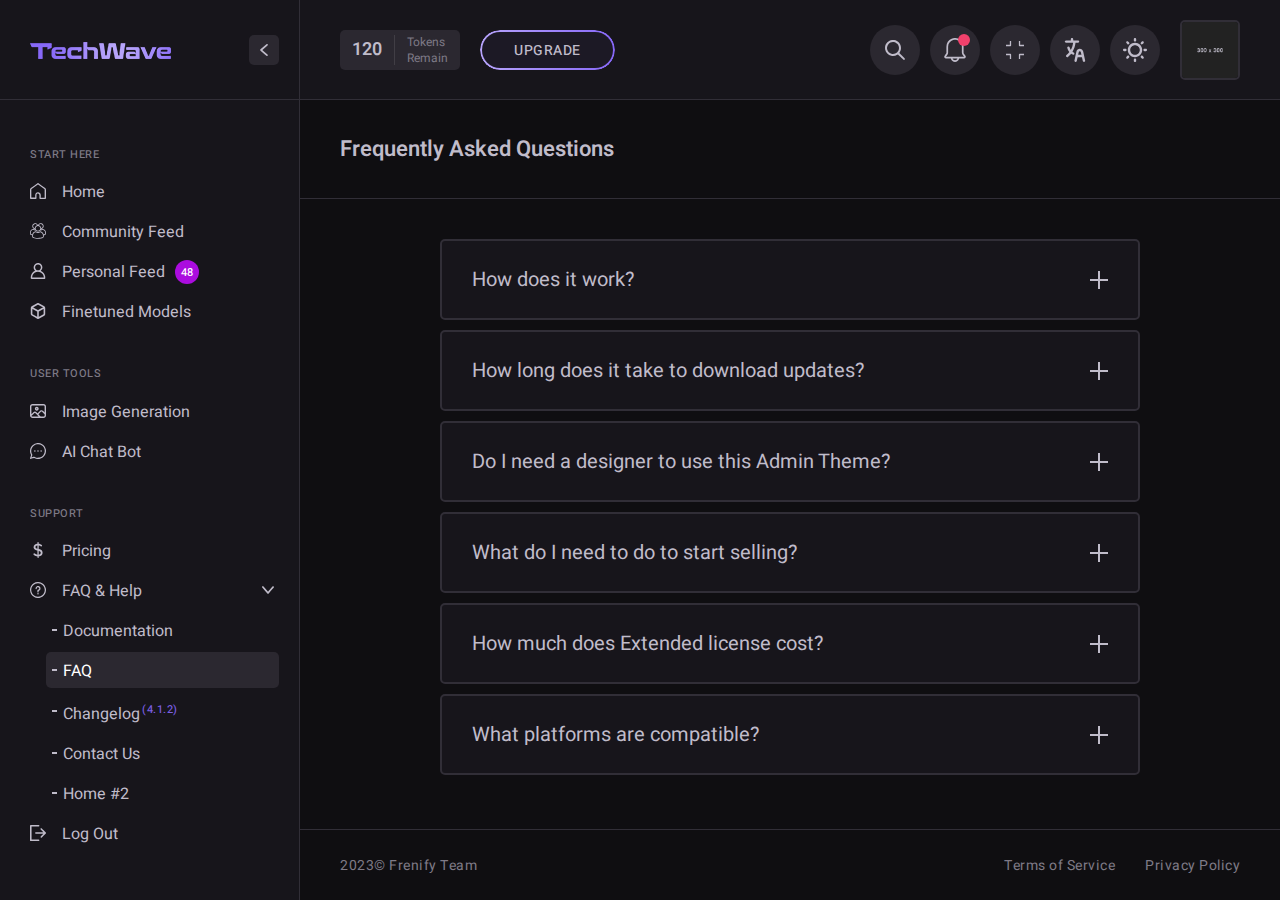
<file: faq.html>
<!DOCTYPE html>
<!--[if lt IE 7 ]><html class="ie ie6" lang="en"> <![endif]-->
<!--[if IE 7 ]><html class="ie ie7" lang="en"> <![endif]-->
<!--[if IE 8 ]><html class="ie ie8" lang="en"> <![endif]-->
<!--[if (gte IE 9)|!(IE)]><!--><html lang="en"> <!--<![endif]-->
  
<head>

<meta http-equiv="Content-Type" content="text/html; charset=utf-8" />

<meta name="description" content="TechWave">
<meta name="author" content="Frenify">

<meta name="viewport" content="width=device-width, initial-scale=1, maximum-scale=1">

<title>FAQ - TechWave</title>


<script>
	if (!localStorage.frenify_skin) {
		localStorage.frenify_skin = 'dark';
	}
	if (!localStorage.frenify_panel) {
		localStorage.frenify_panel = '';
	}
	document.documentElement.setAttribute("data-techwave-skin", localStorage.frenify_skin);
	if(localStorage.frenify_panel !== ''){
		document.documentElement.classList.add(localStorage.frenify_panel);
	}
  	
</script>

<!-- Google Fonts -->
<link rel="preconnect" href="https://fonts.googleapis.com">
<link rel="preconnect" href="https://fonts.gstatic.com" crossorigin>
<link href="https://fonts.googleapis.com/css2?family=Heebo:wght@100;200;300;400;500;600;700;800;900&family=Work+Sans:ital,wght@0,100;0,200;0,300;0,400;0,500;0,600;0,700;0,800;0,900;1,100;1,200;1,300;1,400;1,500;1,600;1,700;1,800;1,900&display=swap" rel="stylesheet">
<!-- !Google Fonts -->

<!-- Styles -->
<link type="text/css" rel="stylesheet" href="css/plugins.css?ver=1.0.0" />
<link type="text/css" rel="stylesheet" href="css/style.css?ver=1.0.0" />
<!--[if lt IE 9]> <script type="text/javascript" src="js/modernizr.custom.js"></script> <![endif]-->
<!-- !Styles -->

</head>

<body>


<!-- Moving Submenu -->
<div class="techwave_fn_fixedsub">
	<ul></ul>
</div>
<!-- !Moving Submenu -->

<!-- Preloader -->
<div class="techwave_fn_preloader">
	<svg>
		<circle class="first_circle" cx="50%" cy="50%" r="110"></circle>
		<circle class="second_circle" cx="50%" cy="50%" r="110"></circle>
	</svg>
</div>
<!-- !Preloader -->


<!-- MAIN WRAPPER -->
<div class="techwave_fn_wrapper">
	<div class="techwave_fn_wrap">
	
	
		<!-- Searchbar -->
		<div class="techwave_fn_searchbar">
			<div class="search__bar">
				<input class="search__input" type="text" placeholder="Search here...">
				<img src="svg/search.svg" alt="" class="fn__svg search__icon">
				<a class="search__closer" href="#"><img src="svg/close.svg" alt="" class="fn__svg"></a>
			</div>
			<div class="search__results">
				<!-- Results will come here (via ajax after the integration you made after purchase as it doesn't work in HTML) -->
				<div class="results__title">Results</div>
				<div class="results__list">
					<ul>
						<li><a href="#">Artificial Intelligence</a></li>
						<li><a href="#">Learn about the impact of AI on the financial industry</a></li>
						<li><a href="#">Delve into the realm of AI-driven manufacturing</a></li>
						<li><a href="#">Understand the ethical implications surrounding AI</a></li>
					</ul>
				</div>
			</div>
		</div>
		<!-- !Searchbar -->
		
		<!-- HEADER -->
		<header class="techwave_fn_header">
		
			<!-- Header left: token information -->
			<div class="header__left">
				<div class="fn__token_info">
					<span class="token_summary">
						<span class="count">120</span>
						<span class="text">Tokens<br>Remain</span>
					</span>
					<a href="pricing.html" class="token_upgrade techwave_fn_button"><span>Upgrade</span></a>
					<div class="token__popup">
						Resets in <span>19 hours.</span><br>
						Daily limit is <span>200 tokens</span>
					</div>
				</div>
			</div>
			<!-- /Header left: token information -->
			
			
			<!-- Header right: navigation bar -->
			<div class="header__right">
				<div class="fn__nav_bar">
					
					<!-- Search (bar item) -->
					<div class="bar__item bar__item_search">
						<a href="#" class="item_opener">
							<img src="svg/search.svg" alt="" class="fn__svg">
						</a>
						<div class="item_popup">
							<input type="text" placeholder="Search">
						</div>
					</div>
					<!-- !Search (bar item) -->
					
					<!-- Notification (bar item) -->
					<div class="bar__item bar__item_notification has_notification">
						<a href="#" class="item_opener">
							<img src="svg/bell.svg" alt="" class="fn__svg">
						</a>
						<div class="item_popup">
							<div class="ntfc_header">
								<h2 class="ntfc_title">Notifications</h2>
								<a href="notifications.html">View All</a>
							</div>
							<div class="ntfc_list">
								<ul>
									<li>
										<p><a href="notification-single.html">Version 4.1.2 has been launched</a></p>
										<span>34 Min Ago</span>
									</li>
									<li>
										<p><a href="notification-single.html">Video Generation has been released</a></p>
										<span>12 Apr</span>
									</li>
									<li>
										<p><a href="notification-single.html">Terms has been updated</a></p>
										<span>12 Apr</span>
									</li>
								</ul>
							</div>
						</div>
					</div>
					<!-- !Notification (bar item) -->
					
					<!-- Full Screen (bar item) -->
					<div class="bar__item bar__item_fullscreen">
						<a href="#" class="item_opener">
							<img src="svg/fullscreen.svg" alt="" class="fn__svg f_screen">
							<img src="svg/smallscreen.svg" alt="" class="fn__svg s_screen">
						</a>
					</div>
					<!-- !Full Screen (bar item) -->
					
					<!-- Language (bar item) -->
					<div class="bar__item bar__item_language">
						<a href="#" class="item_opener">
							<img src="svg/language.svg" alt="" class="fn__svg">
						</a>
						<div class="item_popup">
							<ul>
								<li>
									<span class="active">English</span>
								</li>
								<li>
									<a href="#">Spanish</a>
								</li>
								<li>
									<a href="#">French</a>
								</li>
							</ul>
						</div>
					</div>
					<!-- !Language (bar item) -->
					
					<!-- Site Skin (bar item) -->
					<div class="bar__item bar__item_skin">
						<a href="#" class="item_opener">
							<img src="svg/sun.svg" alt="" class="fn__svg light_mode">
							<img src="svg/moon.svg" alt="" class="fn__svg dark_mode">
						</a>
					</div>
					<!-- !Site Skin (bar item) -->
					
					<!-- User (bar item) -->
					<div class="bar__item bar__item_user">
						<a href="#" class="user_opener">
							<img src="img/user/user.jpg" alt="">
						</a>
						<div class="item_popup">
							<div class="user_profile">
								<div class="user_img">
									<img src="img/user/user.jpg" alt="">
								</div>
								<div class="user_info">
									<h2 class="user_name">Caden Smith<span>Free</span></h2>
									<p><a href="mailto:cadmail@gmail.com" class="user_email">cadmail@gmail.com</a></p>
								</div>
							</div>
							<div class="user_nav">
								<ul>
									<li>
										<a href="user-profile.html">
											<span class="icon"><img src="svg/person.svg" alt="" class="fn__svg"></span>
											<span class="text">Profile</span>
										</a>
									</li>
									<li>
										<a href="user-settings.html">
											<span class="icon"><img src="svg/setting.svg" alt="" class="fn__svg"></span>
											<span class="text">Settings</span>
										</a>
									</li>
									<li>
										<a href="user-billing.html">
											<span class="icon"><img src="svg/billing.svg" alt="" class="fn__svg"></span>
											<span class="text">Billing</span>
										</a>
									</li>
									<li>
										<a href="sign-in.html">
											<span class="icon"><img src="svg/logout.svg" alt="" class="fn__svg"></span>
											<span class="text">Log Out</span>
										</a>
									</li>
								</ul>
							</div>
						</div>
					</div>
					<!-- !User (bar item) -->
					
					
				</div>
			</div>
			<!-- !Header right: navigation bar -->
			
		</header>
		<!-- !HEADER -->
		
		
		<!-- LEFT PANEL -->
		<div class="techwave_fn_leftpanel">
			
			<div class="mobile_extra_closer"></div>
			
			<!-- logo (left panel) -->
			<div class="leftpanel_logo">
				<a href="index.html" class="fn_logo">
					<span class="full_logo">
						<img src="img/logo-desktop-full.png" alt="" class="desktop_logo">
						<img src="img/logo-retina-full.png" alt="" class="retina_logo">
					</span>
					<span class="short_logo">
						<img src="img/logo-desktop-mini.png" alt="" class="desktop_logo">
						<img src="img/logo-retina-mini.png" alt="" class="retina_logo">
					</span>
				</a>
				<a href="#" class="fn__closer fn__icon_button desktop_closer">
					<img src="svg/arrow.svg" alt="" class="fn__svg">
				</a>
				<a href="#" class="fn__closer fn__icon_button mobile_closer">
					<img src="svg/arrow.svg" alt="" class="fn__svg">
				</a>
			</div>
			<!-- !logo (left panel) -->
			
			<!-- content (left panel) -->
			<div class="leftpanel_content">
			
				<!-- #1 navigation group -->
				<div class="nav_group">
					<h2 class="group__title">Start Here</h2>
					<ul class="group__list">
						<li>
							<a href="index.html" class="fn__tooltip menu__item" data-position="right" title="Home">
								<span class="icon"><img src="svg/home.svg" alt="" class="fn__svg"></span>
								<span class="text">Home</span>
							</a>
						</li>
						<li>
							<a href="community-feed.html" class="fn__tooltip menu__item" data-position="right" title="Community Feed">
								<span class="icon"><img src="svg/community.svg" alt="" class="fn__svg"></span>
								<span class="text">Community Feed</span>
							</a>
						</li>
						<li>
							<a href="personal-feed.html" class="fn__tooltip menu__item" data-position="right" title="Personal Feed">
								<span class="icon"><img src="svg/person.svg" alt="" class="fn__svg"></span>
								<span class="text">Personal Feed<span class="count">48</span></span>
							</a>
						</li>
						<li>
							<a href="models.html" class="fn__tooltip menu__item" data-position="right" title="Finetuned Models">
								<span class="icon"><img src="svg/cube.svg" alt="" class="fn__svg"></span>
								<span class="text">Finetuned Models</span>
							</a>
						</li>
					</ul>
				</div>
				<!-- !#1 navigation group -->
			
				<!-- #2 navigation group -->
				<div class="nav_group">
					<h2 class="group__title">User Tools</h2>
					<ul class="group__list">
						<li>
							<a href="image-generation.html" class="fn__tooltip menu__item" data-position="right" title="Image Generation">
								<span class="icon"><img src="svg/image.svg" alt="" class="fn__svg"></span>
								<span class="text">Image Generation</span>
							</a>
						</li>
						<li>
							<a href="ai-chat-bot.html" class="fn__tooltip menu__item" data-position="right" title="AI Chat Bot">
								<span class="icon"><img src="svg/chat.svg" alt="" class="fn__svg"></span>
								<span class="text">AI Chat Bot</span>
							</a>
						</li>
					</ul>
				</div>
				<!-- !#2 navigation group -->
			
				<!-- #3 navigation group -->
				<div class="nav_group">
					<h2 class="group__title">Support</h2>
					<ul class="group__list">
						<li>
							<a href="pricing.html" class="fn__tooltip menu__item" data-position="right" title="Pricing">
								<span class="icon"><img src="svg/dollar.svg" alt="" class="fn__svg"></span>
								<span class="text">Pricing</span>
							</a>
						</li>
						<li class="menu-item-has-children">
							<a href="video-generation.html" class="fn__tooltip menu__item" title="FAQ &amp; Help" data-position="right">
								<span class="icon"><img src="svg/question.svg" alt="" class="fn__svg"></span>
								<span class="text">FAQ &amp; Help</span>
								<span class="trigger"><img src="svg/arrow.svg" alt="" class="fn__svg"></span>
							</a>
							<ul class="sub-menu">
								<li>
									<a href="documentation.html"><span class="text">Documentation</span></a>
								</li>
								<li>
									<a href="faq.html" class="active"><span class="text">FAQ</span></a>
								</li>
								<li>
									<a href="changelog.html"><span class="text">Changelog<span class="fn__sup">(4.1.2)</span></span></a>
								</li>
								<li>
									<a href="contact.html"><span class="text">Contact Us</span></a>
								</li>
								<li>
									<a href="index-2.html"><span class="text">Home #2</span></a>
								</li>
							</ul>
						</li>
						<li>
							<a href="sign-in.html" class="fn__tooltip menu__item" data-position="right" title="Log Out">
								<span class="icon"><img src="svg/logout.svg" alt="" class="fn__svg"></span>
								<span class="text">Log Out</span>
							</a>
						</li>
					</ul>
				</div>
				<!-- !#3 navigation group -->
				
				
			</div>
			<!-- !content (left panel) -->
			
		</div>
		<!-- !LEFT PANEL -->
		
		
		<!-- CONTENT -->
		<div class="techwave_fn_content">
		
			<!-- PAGE (all pages go inside this div) -->
			<div class="techwave_fn_page">
				
				<!-- FAQ Page -->
				<div class="techwave_fn_faq_page">
					
					<!-- Page Title -->
					<div class="techwave_fn_pagetitle">
						<h2 class="title">Frequently Asked Questions</h2>
					</div>
					<!-- !Page Title -->
					
					<div class="faq">
						<div class="container small">
							
							<!-- Accordion Shortcode -->
							<div class="techwave_fn_accordion" data-type="accordion"> <!-- data-type values: accordion, toggle -->
								
								<!-- #1 accordion item -->
								<div class="acc__item">
									<div class="acc__header">
										<h2 class="acc__title">How does it work?</h2>
										<div class="acc__icon"></div>
									</div>
									<div class="acc__content">
										<p>TECH-AI is an AI-powered content production suite that empowers creators with a powerful, customisable, and user-friendly platform for bringing their ideas to life.</p>
										<p>With a focus on granular control at every step of content creation, we put creators at the centre of the creative process by offering granular control at every stage of generation, ensuring that AI enhances, rather than replaces, human creative potential.</p>
										<p>Our custom back-end delivers advancements in model fine tuning, prompt adherence, training and inference speed, and multi-image prompting functionality. We also address common issues around image degradation and have implemented a custom upscaling, with much more on the way!</p>
									</div>
								</div>
								<!-- !#1 accordion item -->
								
								<!-- #2 accordion item -->
								<div class="acc__item">
									<div class="acc__header">
										<h2 class="acc__title">How long does it take to download updates?</h2>
										<div class="acc__icon"></div>
									</div>
									<div class="acc__content">
										<p>TECH-AI is an AI-powered content production suite that empowers creators with a powerful, customisable, and user-friendly platform for bringing their ideas to life.</p>
										<p>With a focus on granular control at every step of content creation, we put creators at the centre of the creative process by offering granular control at every stage of generation, ensuring that AI enhances, rather than replaces, human creative potential.</p>
										<p>Our custom back-end delivers advancements in model fine tuning, prompt adherence, training and inference speed, and multi-image prompting functionality. We also address common issues around image degradation and have implemented a custom upscaling, with much more on the way!</p>
									</div>
								</div>
								<!-- !#2 accordion item -->
								
								<!-- #3 accordion item -->
								<div class="acc__item">
									<div class="acc__header">
										<h2 class="acc__title">Do I need a designer to use this Admin Theme?</h2>
										<div class="acc__icon"></div>
									</div>
									<div class="acc__content">
										<p>TECH-AI is an AI-powered content production suite that empowers creators with a powerful, customisable, and user-friendly platform for bringing their ideas to life.</p>
										<p>With a focus on granular control at every step of content creation, we put creators at the centre of the creative process by offering granular control at every stage of generation, ensuring that AI enhances, rather than replaces, human creative potential.</p>
										<p>Our custom back-end delivers advancements in model fine tuning, prompt adherence, training and inference speed, and multi-image prompting functionality. We also address common issues around image degradation and have implemented a custom upscaling, with much more on the way!</p>
									</div>
								</div>
								<!-- !#3 accordion item -->
								
								<!-- #4 accordion item -->
								<div class="acc__item">
									<div class="acc__header">
										<h2 class="acc__title">What do I need to do to start selling?</h2>
										<div class="acc__icon"></div>
									</div>
									<div class="acc__content">
										<p>TECH-AI is an AI-powered content production suite that empowers creators with a powerful, customisable, and user-friendly platform for bringing their ideas to life.</p>
										<p>With a focus on granular control at every step of content creation, we put creators at the centre of the creative process by offering granular control at every stage of generation, ensuring that AI enhances, rather than replaces, human creative potential.</p>
										<p>Our custom back-end delivers advancements in model fine tuning, prompt adherence, training and inference speed, and multi-image prompting functionality. We also address common issues around image degradation and have implemented a custom upscaling, with much more on the way!</p>
									</div>
								</div>
								<!-- !#4 accordion item -->
								
								<!-- #5 accordion item -->
								<div class="acc__item">
									<div class="acc__header">
										<h2 class="acc__title">How much does Extended license cost?</h2>
										<div class="acc__icon"></div>
									</div>
									<div class="acc__content">
										<p>TECH-AI is an AI-powered content production suite that empowers creators with a powerful, customisable, and user-friendly platform for bringing their ideas to life.</p>
										<p>With a focus on granular control at every step of content creation, we put creators at the centre of the creative process by offering granular control at every stage of generation, ensuring that AI enhances, rather than replaces, human creative potential.</p>
										<p>Our custom back-end delivers advancements in model fine tuning, prompt adherence, training and inference speed, and multi-image prompting functionality. We also address common issues around image degradation and have implemented a custom upscaling, with much more on the way!</p>
									</div>
								</div>
								<!-- !#5 accordion item -->
								
								<!-- #6 accordion item -->
								<div class="acc__item">
									<div class="acc__header">
										<h2 class="acc__title">What platforms are compatible?</h2>
										<div class="acc__icon"></div>
									</div>
									<div class="acc__content">
										<p>TECH-AI is an AI-powered content production suite that empowers creators with a powerful, customisable, and user-friendly platform for bringing their ideas to life.</p>
										<p>With a focus on granular control at every step of content creation, we put creators at the centre of the creative process by offering granular control at every stage of generation, ensuring that AI enhances, rather than replaces, human creative potential.</p>
										<p>Our custom back-end delivers advancements in model fine tuning, prompt adherence, training and inference speed, and multi-image prompting functionality. We also address common issues around image degradation and have implemented a custom upscaling, with much more on the way!</p>
									</div>
								</div>
								<!-- !#6 accordion item -->
								
							</div>
							<!-- !Accordion Shortcode -->
							
						</div>
					</div>
					
					
				</div>
				<!-- !FAQ Page -->
				
			</div>
			<!-- !PAGE (all pages go inside this div) -->
			
			
			<!-- FOOTER (inside the content) -->
			<footer class="techwave_fn_footer">
				<div class="techwave_fn_footer_content">
					<div class="copyright">
						<p>2023© Frenify Team</p>
					</div>
					<div class="menu_items">
						<ul>
							<li><a href="terms.html">Terms of Service</a></li>
							<li><a href="privacy.html">Privacy Policy</a></li>
						</ul>
					</div>
				</div>
			</footer>
			<!-- !FOOTER (inside the content) -->
			
		</div>
		<!-- !CONTENT -->
		
		
	</div>
</div>
<!-- !MAIN WRAPPER -->



<!-- Scripts -->
<script type="text/javascript" src="js/jquery.js?ver=1.0.0"></script>
<script type="text/javascript" src="js/plugins.js?ver=1.0.0"></script>
<!--[if lt IE 10]> <script type="text/javascript" src="js/ie8.js"></script> <![endif]-->
<script type="text/javascript" src="js/init.js?ver=1.0.0"></script>
<!-- !Scripts -->

</body>
</html>
</file>
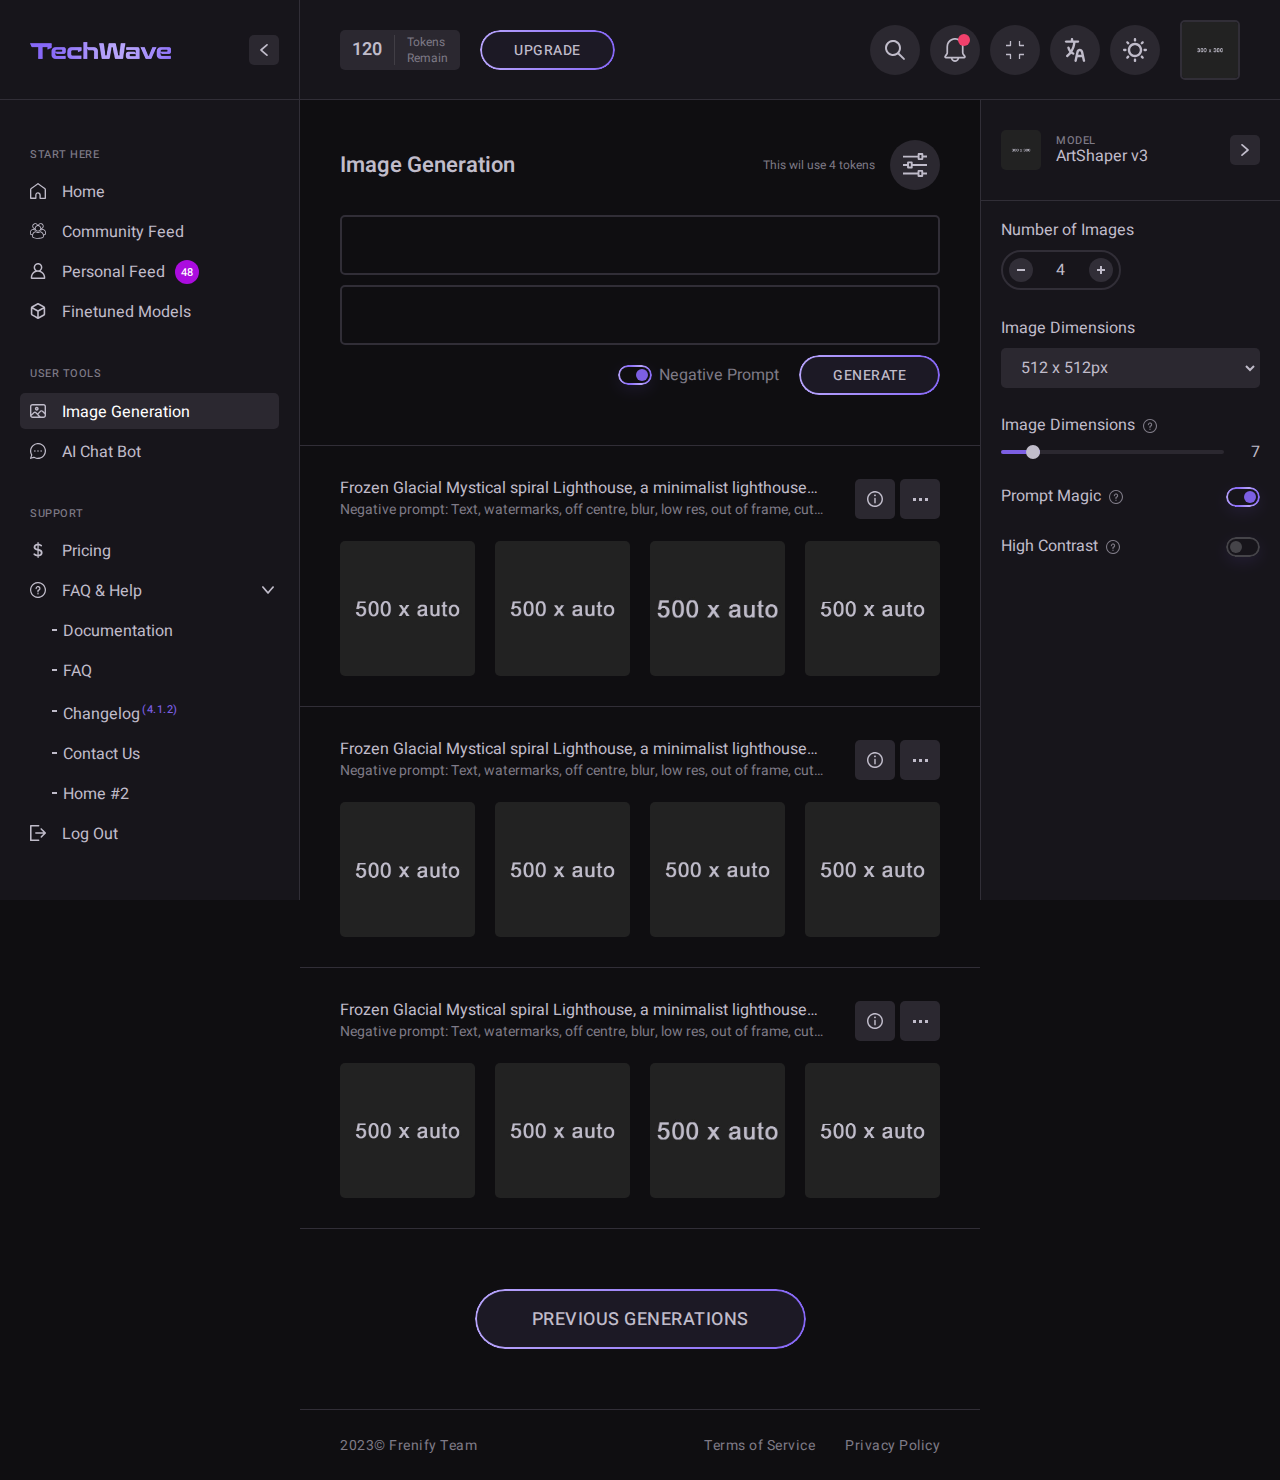
<file: image-generation.html>
<!DOCTYPE html>
<!--[if lt IE 7 ]><html class="ie ie6" lang="en"> <![endif]-->
<!--[if IE 7 ]><html class="ie ie7" lang="en"> <![endif]-->
<!--[if IE 8 ]><html class="ie ie8" lang="en"> <![endif]-->
<!--[if (gte IE 9)|!(IE)]><!--><html lang="en"> <!--<![endif]-->
  
<head>

<meta http-equiv="Content-Type" content="text/html; charset=utf-8" />

<meta name="description" content="TechWave">
<meta name="author" content="Frenify">

<meta name="viewport" content="width=device-width, initial-scale=1, maximum-scale=1">

<title>Image Generation - TechWave</title>


<script>
	if (!localStorage.frenify_skin) {
		localStorage.frenify_skin = 'dark';
	}
	if (!localStorage.frenify_panel) {
		localStorage.frenify_panel = '';
	}
	document.documentElement.setAttribute("data-techwave-skin", localStorage.frenify_skin);
	if(localStorage.frenify_panel !== ''){
		document.documentElement.classList.add(localStorage.frenify_panel);
	}
  	
</script>

<!-- Google Fonts -->
<link rel="preconnect" href="https://fonts.googleapis.com">
<link rel="preconnect" href="https://fonts.gstatic.com" crossorigin>
<link href="https://fonts.googleapis.com/css2?family=Heebo:wght@100;200;300;400;500;600;700;800;900&family=Work+Sans:ital,wght@0,100;0,200;0,300;0,400;0,500;0,600;0,700;0,800;0,900;1,100;1,200;1,300;1,400;1,500;1,600;1,700;1,800;1,900&display=swap" rel="stylesheet">
<!-- !Google Fonts -->

<!-- Styles -->
<link type="text/css" rel="stylesheet" href="css/plugins.css?ver=1.0.0" />
<link type="text/css" rel="stylesheet" href="css/style.css?ver=1.0.0" />
<!--[if lt IE 9]> <script type="text/javascript" src="js/modernizr.custom.js"></script> <![endif]-->
<!-- !Styles -->

</head>

<body>


<!-- Moving Submenu -->
<div class="techwave_fn_fixedsub">
	<ul></ul>
</div>
<!-- !Moving Submenu -->

<!-- Preloader -->
<div class="techwave_fn_preloader">
	<svg>
		<circle class="first_circle" cx="50%" cy="50%" r="110"></circle>
		<circle class="second_circle" cx="50%" cy="50%" r="110"></circle>
	</svg>
</div>
<!-- !Preloader -->


<!-- MAIN WRAPPER -->
<div class="techwave_fn_wrapper fn__has_sidebar">
	<div class="techwave_fn_wrap">
	
	
		<!-- Searchbar -->
		<div class="techwave_fn_searchbar">
			<div class="search__bar">
				<input class="search__input" type="text" placeholder="Search here...">
				<img src="svg/search.svg" alt="" class="fn__svg search__icon">
				<a class="search__closer" href="#"><img src="svg/close.svg" alt="" class="fn__svg"></a>
			</div>
			<div class="search__results">
				<!-- Results will come here (via ajax after the integration you made after purchase as it doesn't work in HTML) -->
				<div class="results__title">Results</div>
				<div class="results__list">
					<ul>
						<li><a href="#">Artificial Intelligence</a></li>
						<li><a href="#">Learn about the impact of AI on the financial industry</a></li>
						<li><a href="#">Delve into the realm of AI-driven manufacturing</a></li>
						<li><a href="#">Understand the ethical implications surrounding AI</a></li>
					</ul>
				</div>
			</div>
		</div>
		<!-- !Searchbar -->
		
		<!-- HEADER -->
		<header class="techwave_fn_header">
		
			<!-- Header left: token information -->
			<div class="header__left">
				<div class="fn__token_info">
					<span class="token_summary">
						<span class="count">120</span>
						<span class="text">Tokens<br>Remain</span>
					</span>
					<a href="pricing.html" class="token_upgrade techwave_fn_button"><span>Upgrade</span></a>
					<div class="token__popup">
						Resets in <span>19 hours.</span><br>
						Daily limit is <span>200 tokens</span>
					</div>
				</div>
			</div>
			<!-- /Header left: token information -->
			
			
			<!-- Header right: navigation bar -->
			<div class="header__right">
				<div class="fn__nav_bar">
					
					<!-- Search (bar item) -->
					<div class="bar__item bar__item_search">
						<a href="#" class="item_opener">
							<img src="svg/search.svg" alt="" class="fn__svg">
						</a>
						<div class="item_popup">
							<input type="text" placeholder="Search">
						</div>
					</div>
					<!-- !Search (bar item) -->
					
					<!-- Notification (bar item) -->
					<div class="bar__item bar__item_notification has_notification">
						<a href="#" class="item_opener">
							<img src="svg/bell.svg" alt="" class="fn__svg">
						</a>
						<div class="item_popup">
							<div class="ntfc_header">
								<h2 class="ntfc_title">Notifications</h2>
								<a href="notifications.html">View All</a>
							</div>
							<div class="ntfc_list">
								<ul>
									<li>
										<p><a href="notification-single.html">Version 4.1.2 has been launched</a></p>
										<span>34 Min Ago</span>
									</li>
									<li>
										<p><a href="notification-single.html">Video Generation has been released</a></p>
										<span>12 Apr</span>
									</li>
									<li>
										<p><a href="notification-single.html">Terms has been updated</a></p>
										<span>12 Apr</span>
									</li>
								</ul>
							</div>
						</div>
					</div>
					<!-- !Notification (bar item) -->
					
					<!-- Full Screen (bar item) -->
					<div class="bar__item bar__item_fullscreen">
						<a href="#" class="item_opener">
							<img src="svg/fullscreen.svg" alt="" class="fn__svg f_screen">
							<img src="svg/smallscreen.svg" alt="" class="fn__svg s_screen">
						</a>
					</div>
					<!-- !Full Screen (bar item) -->
					
					<!-- Language (bar item) -->
					<div class="bar__item bar__item_language">
						<a href="#" class="item_opener">
							<img src="svg/language.svg" alt="" class="fn__svg">
						</a>
						<div class="item_popup">
							<ul>
								<li>
									<span class="active">English</span>
								</li>
								<li>
									<a href="#">Spanish</a>
								</li>
								<li>
									<a href="#">French</a>
								</li>
							</ul>
						</div>
					</div>
					<!-- !Language (bar item) -->
					
					<!-- Site Skin (bar item) -->
					<div class="bar__item bar__item_skin">
						<a href="#" class="item_opener">
							<img src="svg/sun.svg" alt="" class="fn__svg light_mode">
							<img src="svg/moon.svg" alt="" class="fn__svg dark_mode">
						</a>
					</div>
					<!-- !Site Skin (bar item) -->
					
					<!-- User (bar item) -->
					<div class="bar__item bar__item_user">
						<a href="#" class="user_opener">
							<img src="img/user/user.jpg" alt="">
						</a>
						<div class="item_popup">
							<div class="user_profile">
								<div class="user_img">
									<img src="img/user/user.jpg" alt="">
								</div>
								<div class="user_info">
									<h2 class="user_name">Caden Smith<span>Free</span></h2>
									<p><a href="mailto:cadmail@gmail.com" class="user_email">cadmail@gmail.com</a></p>
								</div>
							</div>
							<div class="user_nav">
								<ul>
									<li>
										<a href="user-profile.html">
											<span class="icon"><img src="svg/person.svg" alt="" class="fn__svg"></span>
											<span class="text">Profile</span>
										</a>
									</li>
									<li>
										<a href="user-settings.html">
											<span class="icon"><img src="svg/setting.svg" alt="" class="fn__svg"></span>
											<span class="text">Settings</span>
										</a>
									</li>
									<li>
										<a href="user-billing.html">
											<span class="icon"><img src="svg/billing.svg" alt="" class="fn__svg"></span>
											<span class="text">Billing</span>
										</a>
									</li>
									<li>
										<a href="sign-in.html">
											<span class="icon"><img src="svg/logout.svg" alt="" class="fn__svg"></span>
											<span class="text">Log Out</span>
										</a>
									</li>
								</ul>
							</div>
						</div>
					</div>
					<!-- !User (bar item) -->
					
					
				</div>
			</div>
			<!-- !Header right: navigation bar -->
			
		</header>
		<!-- !HEADER -->
		
		
		<!-- LEFT PANEL -->
		<div class="techwave_fn_leftpanel">
			
			<div class="mobile_extra_closer"></div>
			
			<!-- logo (left panel) -->
			<div class="leftpanel_logo">
				<a href="index.html" class="fn_logo">
					<span class="full_logo">
						<img src="img/logo-desktop-full.png" alt="" class="desktop_logo">
						<img src="img/logo-retina-full.png" alt="" class="retina_logo">
					</span>
					<span class="short_logo">
						<img src="img/logo-desktop-mini.png" alt="" class="desktop_logo">
						<img src="img/logo-retina-mini.png" alt="" class="retina_logo">
					</span>
				</a>
				<a href="#" class="fn__closer fn__icon_button desktop_closer">
					<img src="svg/arrow.svg" alt="" class="fn__svg">
				</a>
				<a href="#" class="fn__closer fn__icon_button mobile_closer">
					<img src="svg/arrow.svg" alt="" class="fn__svg">
				</a>
			</div>
			<!-- !logo (left panel) -->
			
			<!-- content (left panel) -->
			<div class="leftpanel_content">
			
				<!-- #1 navigation group -->
				<div class="nav_group">
					<h2 class="group__title">Start Here</h2>
					<ul class="group__list">
						<li>
							<a href="index.html" class="fn__tooltip menu__item" data-position="right" title="Home">
								<span class="icon"><img src="svg/home.svg" alt="" class="fn__svg"></span>
								<span class="text">Home</span>
							</a>
						</li>
						<li>
							<a href="community-feed.html" class="fn__tooltip menu__item" data-position="right" title="Community Feed">
								<span class="icon"><img src="svg/community.svg" alt="" class="fn__svg"></span>
								<span class="text">Community Feed</span>
							</a>
						</li>
						<li>
							<a href="personal-feed.html" class="fn__tooltip menu__item" data-position="right" title="Personal Feed">
								<span class="icon"><img src="svg/person.svg" alt="" class="fn__svg"></span>
								<span class="text">Personal Feed<span class="count">48</span></span>
							</a>
						</li>
						<li>
							<a href="models.html" class="fn__tooltip menu__item" data-position="right" title="Finetuned Models">
								<span class="icon"><img src="svg/cube.svg" alt="" class="fn__svg"></span>
								<span class="text">Finetuned Models</span>
							</a>
						</li>
					</ul>
				</div>
				<!-- !#1 navigation group -->
			
				<!-- #2 navigation group -->
				<div class="nav_group">
					<h2 class="group__title">User Tools</h2>
					<ul class="group__list">
						<li>
							<a href="image-generation.html" class="fn__tooltip active menu__item" data-position="right" title="Image Generation">
								<span class="icon"><img src="svg/image.svg" alt="" class="fn__svg"></span>
								<span class="text">Image Generation</span>
							</a>
						</li>
						<li>
							<a href="ai-chat-bot.html" class="fn__tooltip menu__item" data-position="right" title="AI Chat Bot">
								<span class="icon"><img src="svg/chat.svg" alt="" class="fn__svg"></span>
								<span class="text">AI Chat Bot</span>
							</a>
						</li>
					</ul>
				</div>
				<!-- !#2 navigation group -->
			
				<!-- #3 navigation group -->
				<div class="nav_group">
					<h2 class="group__title">Support</h2>
					<ul class="group__list">
						<li>
							<a href="pricing.html" class="fn__tooltip menu__item" data-position="right" title="Pricing">
								<span class="icon"><img src="svg/dollar.svg" alt="" class="fn__svg"></span>
								<span class="text">Pricing</span>
							</a>
						</li>
						<li class="menu-item-has-children">
							<a href="video-generation.html" class="fn__tooltip menu__item" title="FAQ &amp; Help" data-position="right">
								<span class="icon"><img src="svg/question.svg" alt="" class="fn__svg"></span>
								<span class="text">FAQ &amp; Help</span>
								<span class="trigger"><img src="svg/arrow.svg" alt="" class="fn__svg"></span>
							</a>
							<ul class="sub-menu">
								<li>
									<a href="documentation.html"><span class="text">Documentation</span></a>
								</li>
								<li>
									<a href="faq.html"><span class="text">FAQ</span></a>
								</li>
								<li>
									<a href="changelog.html"><span class="text">Changelog<span class="fn__sup">(4.1.2)</span></span></a>
								</li>
								<li>
									<a href="contact.html"><span class="text">Contact Us</span></a>
								</li>
								<li>
									<a href="index-2.html"><span class="text">Home #2</span></a>
								</li>
							</ul>
						</li>
						<li>
							<a href="sign-in.html" class="fn__tooltip menu__item" data-position="right" title="Log Out">
								<span class="icon"><img src="svg/logout.svg" alt="" class="fn__svg"></span>
								<span class="text">Log Out</span>
							</a>
						</li>
					</ul>
				</div>
				<!-- !#3 navigation group -->
				
				
			</div>
			<!-- !content (left panel) -->
			
		</div>
		<!-- !LEFT PANEL -->
		
		
		<!-- CONTENT -->
		<div class="techwave_fn_content">
		
			<!-- PAGE (all pages go inside this div) -->
			<div class="techwave_fn_page">
				
				<!-- Image Generation Page -->
				<div class="techwave_fn_image_generation_page">
					
					<div class="generation__page">
						
						<!-- Generation Header -->
						<div class="generation_header">
							<div class="header_top">
								<h1 class="title">Image Generation</h1>
								<div class="setup">
									<p class="info">This wil use <span class="count">4</span> tokens</p>
									<a href="#" class="sidebar__trigger">
										<img src="svg/option.svg" alt="" class="fn__svg">
									</a>
								</div>
							</div>
							<div class="header_bottom">
								<div class="include_area">
									<textarea id="fn__include_textarea" rows="1"></textarea>
									<textarea class="fn__hidden_textarea" rows="1" tabindex="-1"></textarea>
								</div>
								<div class="exclude_area">
									<textarea id="fn__exclude_textarea" rows="1"></textarea>
									<textarea class="fn__hidden_textarea" rows="1" tabindex="-1"></textarea>
								</div>
								<div class="generate_section">
									<label class="fn__toggle">
										<span class="t_in">
											<input type="checkbox" checked id="negative_prompt">
											<span class="t_slider"></span>
											<span class="t_content"></span>
										</span>
										Negative Prompt
									</label>
									<a id="generate_it" href="#" class="techwave_fn_button"><span>Generate</span></a>
								</div>
							</div>
						</div>
						<!-- !Generation Header -->
						
						<div class="generation_history">
							
							<div class="fn__generation_item">
								<div class="item_header">
									<div class="title_holder">
										<h2 class="prompt_title">Frozen Glacial Mystical spiral Lighthouse, a minimalist lighthouse landscape with a mystical , Watercolor Clipart, comic, strybk, full Illustration, 4k, sharp focus, watercolor, smooth soft skin, symmetrical, soft lighting, detailed face, concept art, muted colors</h2>
										<p class="negative_prompt_title">Negative prompt: Text, watermarks, off centre, blur, low res, out of frame, cut off, ugly</p>
									</div>
									<div class="item_options">
										<div class="fn__icon_options medium_size align_right">
											<a href="#" class="fn__icon_button">
												<img src="svg/info.svg" alt="" class="fn__svg">
											</a>
											<div class="fn__icon_popup">
												<ul>
													<li>
														<span class="text">ArtShaper v3</span>
													</li>
													<li>
														<span class="text">512 x 512px</span>
													</li>
													<li>
														<span class="text">March 15,  2023</span>
													</li>
												</ul>
											</div>
										</div>
										<div class="fn__icon_options medium_size align_right">
											<a href="#" class="fn__icon_button">
												<span class="dots"></span>
											</a>
											<div class="fn__icon_popup">
												<ul>
													<li>
														<a href="#">Copy Prompt</a>
													</li>
													<li>
														<a href="#">Reuse Prompt</a>
													</li>
													<li>
														<a href="#">Upscale All</a>
													</li>
													<li>
														<a href="#">Download All</a>
													</li>
													<li class="high_priorety">
														<a href="#">Delete All</a>
													</li>
												</ul>
											</div>
										</div>
									</div>
								</div>
								<div class="item_list">
									<ul class="fn__generation_list">
										<li class="fn__gl_item">
											<div class="fn__gl__item">
												<div class="abs_item">
													<img src="img/gallery/1.jpg" alt="">
													<div class="all_options">
														<div class="fn__icon_options medium_size">
															<a href="#" class="fn__icon_button">
																<img src="svg/download.svg" alt="" class="fn__svg">
															</a>
															<div class="fn__icon_popup">
																<ul>
																	<li>
																		<a href="#">Original Image</a>
																	</li>
																	<li>
																		<a href="#">Creative Upscaled Image</a>
																	</li>
																	<li>
																		<a href="#">HD Upscaled Image</a>
																	</li>
																</ul>
															</div>
														</div>
														<div class="fn__icon_options medium_size">
															<a href="#" class="fn__icon_button">
																<img src="svg/upscale.svg" alt="" class="fn__svg">
															</a>
															<div class="fn__icon_popup">
																<ul>
																	<li>
																		<a href="#">Creative Upscale</a>
																	</li>
																	<li>
																		<a href="#">Alternative Upscale</a>
																	</li>
																	<li>
																		<a href="#">HD Upscale</a>
																	</li>
																</ul>
															</div>
														</div>
														<div class="fn__icon_options medium_size">
															<a href="#" class="fn__icon_button">
																<span class="dots"></span>
															</a>
															<div class="fn__icon_popup">
																<ul>
																	<li>
																		<a href="#">Make Variations</a>
																	</li>
																	<li class="high_priorety">
																		<a href="#">Delete Image</a>
																	</li>
																</ul>
															</div>
														</div>
													</div>
												</div>
											</div>
										</li>
										<li class="fn__gl_item">
											<div class="fn__gl__item">
												<div class="abs_item">
													<img src="img/gallery/2.jpg" alt="">
													<div class="all_options">
														<div class="fn__icon_options medium_size">
															<a href="#" class="fn__icon_button">
																<img src="svg/download.svg" alt="" class="fn__svg">
															</a>
															<div class="fn__icon_popup">
																<ul>
																	<li>
																		<a href="#">Original Image</a>
																	</li>
																	<li>
																		<a href="#">Creative Upscaled Image</a>
																	</li>
																	<li>
																		<a href="#">HD Upscaled Image</a>
																	</li>
																</ul>
															</div>
														</div>
														<div class="fn__icon_options medium_size">
															<a href="#" class="fn__icon_button">
																<img src="svg/upscale.svg" alt="" class="fn__svg">
															</a>
															<div class="fn__icon_popup">
																<ul>
																	<li>
																		<a href="#">Creative Upscale</a>
																	</li>
																	<li>
																		<a href="#">Alternative Upscale</a>
																	</li>
																	<li>
																		<a href="#">HD Upscale</a>
																	</li>
																</ul>
															</div>
														</div>
														<div class="fn__icon_options medium_size">
															<a href="#" class="fn__icon_button">
																<span class="dots"></span>
															</a>
															<div class="fn__icon_popup">
																<ul>
																	<li>
																		<a href="#">Make Variations</a>
																	</li>
																	<li class="high_priorety">
																		<a href="#">Delete Image</a>
																	</li>
																</ul>
															</div>
														</div>
													</div>
												</div>
											</div>
										</li>
										<li class="fn__gl_item">
											<div class="fn__gl__item">
												<div class="abs_item">
													<img src="img/gallery/3.jpg" alt="">
													<div class="all_options">
														<div class="fn__icon_options medium_size">
															<a href="#" class="fn__icon_button">
																<img src="svg/download.svg" alt="" class="fn__svg">
															</a>
															<div class="fn__icon_popup">
																<ul>
																	<li>
																		<a href="#">Original Image</a>
																	</li>
																	<li>
																		<a href="#">Creative Upscaled Image</a>
																	</li>
																	<li>
																		<a href="#">HD Upscaled Image</a>
																	</li>
																</ul>
															</div>
														</div>
														<div class="fn__icon_options medium_size">
															<a href="#" class="fn__icon_button">
																<img src="svg/upscale.svg" alt="" class="fn__svg">
															</a>
															<div class="fn__icon_popup">
																<ul>
																	<li>
																		<a href="#">Creative Upscale</a>
																	</li>
																	<li>
																		<a href="#">Alternative Upscale</a>
																	</li>
																	<li>
																		<a href="#">HD Upscale</a>
																	</li>
																</ul>
															</div>
														</div>
														<div class="fn__icon_options medium_size">
															<a href="#" class="fn__icon_button">
																<span class="dots"></span>
															</a>
															<div class="fn__icon_popup">
																<ul>
																	<li>
																		<a href="#">Make Variations</a>
																	</li>
																	<li class="high_priorety">
																		<a href="#">Delete Image</a>
																	</li>
																</ul>
															</div>
														</div>
													</div>
												</div>
											</div>
										</li>
										<li class="fn__gl_item">
											<div class="fn__gl__item">
												<div class="abs_item">
													<img src="img/gallery/4.jpg" alt="">
													<div class="all_options">
														<div class="fn__icon_options medium_size">
															<a href="#" class="fn__icon_button">
																<img src="svg/download.svg" alt="" class="fn__svg">
															</a>
															<div class="fn__icon_popup">
																<ul>
																	<li>
																		<a href="#">Original Image</a>
																	</li>
																	<li>
																		<a href="#">Creative Upscaled Image</a>
																	</li>
																	<li>
																		<a href="#">HD Upscaled Image</a>
																	</li>
																</ul>
															</div>
														</div>
														<div class="fn__icon_options medium_size">
															<a href="#" class="fn__icon_button">
																<img src="svg/upscale.svg" alt="" class="fn__svg">
															</a>
															<div class="fn__icon_popup">
																<ul>
																	<li>
																		<a href="#">Creative Upscale</a>
																	</li>
																	<li>
																		<a href="#">Alternative Upscale</a>
																	</li>
																	<li>
																		<a href="#">HD Upscale</a>
																	</li>
																</ul>
															</div>
														</div>
														<div class="fn__icon_options medium_size">
															<a href="#" class="fn__icon_button">
																<span class="dots"></span>
															</a>
															<div class="fn__icon_popup">
																<ul>
																	<li>
																		<a href="#">Make Variations</a>
																	</li>
																	<li class="high_priorety">
																		<a href="#">Delete Image</a>
																	</li>
																</ul>
															</div>
														</div>
													</div>
												</div>
											</div>
										</li>
									</ul>
								</div>
							</div>
							
							<div class="fn__generation_item">
								<div class="item_header">
									<div class="title_holder">
										<h2 class="prompt_title">Frozen Glacial Mystical spiral Lighthouse, a minimalist lighthouse landscape with a mystical , Watercolor Clipart, comic, strybk, full Illustration, 4k, sharp focus, watercolor, smooth soft skin, symmetrical, soft lighting, detailed face, concept art, muted colors</h2>
										<p class="negative_prompt_title">Negative prompt: Text, watermarks, off centre, blur, low res, out of frame, cut off, ugly</p>
									</div>
									<div class="item_options">
										<div class="fn__icon_options medium_size align_right">
											<a href="#" class="fn__icon_button">
												<img src="svg/info.svg" alt="" class="fn__svg">
											</a>
											<div class="fn__icon_popup">
												<ul>
													<li>
														<span class="text">ArtShaper v3</span>
													</li>
													<li>
														<span class="text">512 x 512px</span>
													</li>
													<li>
														<span class="text">March 15,  2023</span>
													</li>
												</ul>
											</div>
										</div>
										<div class="fn__icon_options medium_size align_right">
											<a href="#" class="fn__icon_button">
												<span class="dots"></span>
											</a>
											<div class="fn__icon_popup">
												<ul>
													<li>
														<a href="#">Copy Prompt</a>
													</li>
													<li>
														<a href="#">Reuse Prompt</a>
													</li>
													<li>
														<a href="#">Upscale All</a>
													</li>
													<li>
														<a href="#">Download All</a>
													</li>
													<li class="high_priorety">
														<a href="#">Delete All</a>
													</li>
												</ul>
											</div>
										</div>
									</div>
								</div>
								<div class="item_list">
									<ul class="fn__generation_list">
										<li class="fn__gl_item">
											<div class="fn__gl__item">
												<div class="abs_item">
													<img src="img/gallery/5.jpg" alt="">
													<div class="all_options">
														<div class="fn__icon_options medium_size">
															<a href="#" class="fn__icon_button">
																<img src="svg/download.svg" alt="" class="fn__svg">
															</a>
															<div class="fn__icon_popup">
																<ul>
																	<li>
																		<a href="#">Original Image</a>
																	</li>
																	<li>
																		<a href="#">Creative Upscaled Image</a>
																	</li>
																	<li>
																		<a href="#">HD Upscaled Image</a>
																	</li>
																</ul>
															</div>
														</div>
														<div class="fn__icon_options medium_size">
															<a href="#" class="fn__icon_button">
																<img src="svg/upscale.svg" alt="" class="fn__svg">
															</a>
															<div class="fn__icon_popup">
																<ul>
																	<li>
																		<a href="#">Creative Upscale</a>
																	</li>
																	<li>
																		<a href="#">Alternative Upscale</a>
																	</li>
																	<li>
																		<a href="#">HD Upscale</a>
																	</li>
																</ul>
															</div>
														</div>
														<div class="fn__icon_options medium_size">
															<a href="#" class="fn__icon_button">
																<span class="dots"></span>
															</a>
															<div class="fn__icon_popup">
																<ul>
																	<li>
																		<a href="#">Make Variations</a>
																	</li>
																	<li class="high_priorety">
																		<a href="#">Delete Image</a>
																	</li>
																</ul>
															</div>
														</div>
													</div>
												</div>
											</div>
										</li>
										<li class="fn__gl_item">
											<div class="fn__gl__item">
												<div class="abs_item">
													<img src="img/gallery/6.jpg" alt="">
													<div class="all_options">
														<div class="fn__icon_options medium_size">
															<a href="#" class="fn__icon_button">
																<img src="svg/download.svg" alt="" class="fn__svg">
															</a>
															<div class="fn__icon_popup">
																<ul>
																	<li>
																		<a href="#">Original Image</a>
																	</li>
																	<li>
																		<a href="#">Creative Upscaled Image</a>
																	</li>
																	<li>
																		<a href="#">HD Upscaled Image</a>
																	</li>
																</ul>
															</div>
														</div>
														<div class="fn__icon_options medium_size">
															<a href="#" class="fn__icon_button">
																<img src="svg/upscale.svg" alt="" class="fn__svg">
															</a>
															<div class="fn__icon_popup">
																<ul>
																	<li>
																		<a href="#">Creative Upscale</a>
																	</li>
																	<li>
																		<a href="#">Alternative Upscale</a>
																	</li>
																	<li>
																		<a href="#">HD Upscale</a>
																	</li>
																</ul>
															</div>
														</div>
														<div class="fn__icon_options medium_size">
															<a href="#" class="fn__icon_button">
																<span class="dots"></span>
															</a>
															<div class="fn__icon_popup">
																<ul>
																	<li>
																		<a href="#">Make Variations</a>
																	</li>
																	<li class="high_priorety">
																		<a href="#">Delete Image</a>
																	</li>
																</ul>
															</div>
														</div>
													</div>
												</div>
											</div>
										</li>
										<li class="fn__gl_item">
											<div class="fn__gl__item">
												<div class="abs_item">
													<img src="img/gallery/7.jpg" alt="">
													<div class="all_options">
														<div class="fn__icon_options medium_size">
															<a href="#" class="fn__icon_button">
																<img src="svg/download.svg" alt="" class="fn__svg">
															</a>
															<div class="fn__icon_popup">
																<ul>
																	<li>
																		<a href="#">Original Image</a>
																	</li>
																	<li>
																		<a href="#">Creative Upscaled Image</a>
																	</li>
																	<li>
																		<a href="#">HD Upscaled Image</a>
																	</li>
																</ul>
															</div>
														</div>
														<div class="fn__icon_options medium_size">
															<a href="#" class="fn__icon_button">
																<img src="svg/upscale.svg" alt="" class="fn__svg">
															</a>
															<div class="fn__icon_popup">
																<ul>
																	<li>
																		<a href="#">Creative Upscale</a>
																	</li>
																	<li>
																		<a href="#">Alternative Upscale</a>
																	</li>
																	<li>
																		<a href="#">HD Upscale</a>
																	</li>
																</ul>
															</div>
														</div>
														<div class="fn__icon_options medium_size">
															<a href="#" class="fn__icon_button">
																<span class="dots"></span>
															</a>
															<div class="fn__icon_popup">
																<ul>
																	<li>
																		<a href="#">Make Variations</a>
																	</li>
																	<li class="high_priorety">
																		<a href="#">Delete Image</a>
																	</li>
																</ul>
															</div>
														</div>
													</div>
												</div>
											</div>
										</li>
										<li class="fn__gl_item">
											<div class="fn__gl__item">
												<div class="abs_item">
													<img src="img/gallery/8.jpg" alt="">
													<div class="all_options">
														<div class="fn__icon_options medium_size">
															<a href="#" class="fn__icon_button">
																<img src="svg/download.svg" alt="" class="fn__svg">
															</a>
															<div class="fn__icon_popup">
																<ul>
																	<li>
																		<a href="#">Original Image</a>
																	</li>
																	<li>
																		<a href="#">Creative Upscaled Image</a>
																	</li>
																	<li>
																		<a href="#">HD Upscaled Image</a>
																	</li>
																</ul>
															</div>
														</div>
														<div class="fn__icon_options medium_size">
															<a href="#" class="fn__icon_button">
																<img src="svg/upscale.svg" alt="" class="fn__svg">
															</a>
															<div class="fn__icon_popup">
																<ul>
																	<li>
																		<a href="#">Creative Upscale</a>
																	</li>
																	<li>
																		<a href="#">Alternative Upscale</a>
																	</li>
																	<li>
																		<a href="#">HD Upscale</a>
																	</li>
																</ul>
															</div>
														</div>
														<div class="fn__icon_options medium_size">
															<a href="#" class="fn__icon_button">
																<span class="dots"></span>
															</a>
															<div class="fn__icon_popup">
																<ul>
																	<li>
																		<a href="#">Make Variations</a>
																	</li>
																	<li class="high_priorety">
																		<a href="#">Delete Image</a>
																	</li>
																</ul>
															</div>
														</div>
													</div>
												</div>
											</div>
										</li>
									</ul>
								</div>
							</div>
							
							<div class="fn__generation_item">
								<div class="item_header">
									<div class="title_holder">
										<h2 class="prompt_title">Frozen Glacial Mystical spiral Lighthouse, a minimalist lighthouse landscape with a mystical , Watercolor Clipart, comic, strybk, full Illustration, 4k, sharp focus, watercolor, smooth soft skin, symmetrical, soft lighting, detailed face, concept art, muted colors</h2>
										<p class="negative_prompt_title">Negative prompt: Text, watermarks, off centre, blur, low res, out of frame, cut off, ugly</p>
									</div>
									<div class="item_options">
										<div class="fn__icon_options medium_size align_right">
											<a href="#" class="fn__icon_button">
												<img src="svg/info.svg" alt="" class="fn__svg">
											</a>
											<div class="fn__icon_popup">
												<ul>
													<li>
														<span class="text">ArtShaper v3</span>
													</li>
													<li>
														<span class="text">512 x 512px</span>
													</li>
													<li>
														<span class="text">March 15,  2023</span>
													</li>
												</ul>
											</div>
										</div>
										<div class="fn__icon_options medium_size align_right">
											<a href="#" class="fn__icon_button">
												<span class="dots"></span>
											</a>
											<div class="fn__icon_popup">
												<ul>
													<li>
														<a href="#">Copy Prompt</a>
													</li>
													<li>
														<a href="#">Reuse Prompt</a>
													</li>
													<li>
														<a href="#">Upscale All</a>
													</li>
													<li>
														<a href="#">Download All</a>
													</li>
													<li class="high_priorety">
														<a href="#">Delete All</a>
													</li>
												</ul>
											</div>
										</div>
									</div>
								</div>
								<div class="item_list">
									<ul class="fn__generation_list">
										<li class="fn__gl_item">
											<div class="fn__gl__item">
												<div class="abs_item">
													<img src="img/gallery/1.jpg" alt="">
													<div class="all_options">
														<div class="fn__icon_options medium_size">
															<a href="#" class="fn__icon_button">
																<img src="svg/download.svg" alt="" class="fn__svg">
															</a>
															<div class="fn__icon_popup">
																<ul>
																	<li>
																		<a href="#">Original Image</a>
																	</li>
																	<li>
																		<a href="#">Creative Upscaled Image</a>
																	</li>
																	<li>
																		<a href="#">HD Upscaled Image</a>
																	</li>
																</ul>
															</div>
														</div>
														<div class="fn__icon_options medium_size">
															<a href="#" class="fn__icon_button">
																<img src="svg/upscale.svg" alt="" class="fn__svg">
															</a>
															<div class="fn__icon_popup">
																<ul>
																	<li>
																		<a href="#">Creative Upscale</a>
																	</li>
																	<li>
																		<a href="#">Alternative Upscale</a>
																	</li>
																	<li>
																		<a href="#">HD Upscale</a>
																	</li>
																</ul>
															</div>
														</div>
														<div class="fn__icon_options medium_size">
															<a href="#" class="fn__icon_button">
																<span class="dots"></span>
															</a>
															<div class="fn__icon_popup">
																<ul>
																	<li>
																		<a href="#">Make Variations</a>
																	</li>
																	<li class="high_priorety">
																		<a href="#">Delete Image</a>
																	</li>
																</ul>
															</div>
														</div>
													</div>
												</div>
											</div>
										</li>
										<li class="fn__gl_item">
											<div class="fn__gl__item">
												<div class="abs_item">
													<img src="img/gallery/2.jpg" alt="">
													<div class="all_options">
														<div class="fn__icon_options medium_size">
															<a href="#" class="fn__icon_button">
																<img src="svg/download.svg" alt="" class="fn__svg">
															</a>
															<div class="fn__icon_popup">
																<ul>
																	<li>
																		<a href="#">Original Image</a>
																	</li>
																	<li>
																		<a href="#">Creative Upscaled Image</a>
																	</li>
																	<li>
																		<a href="#">HD Upscaled Image</a>
																	</li>
																</ul>
															</div>
														</div>
														<div class="fn__icon_options medium_size">
															<a href="#" class="fn__icon_button">
																<img src="svg/upscale.svg" alt="" class="fn__svg">
															</a>
															<div class="fn__icon_popup">
																<ul>
																	<li>
																		<a href="#">Creative Upscale</a>
																	</li>
																	<li>
																		<a href="#">Alternative Upscale</a>
																	</li>
																	<li>
																		<a href="#">HD Upscale</a>
																	</li>
																</ul>
															</div>
														</div>
														<div class="fn__icon_options medium_size">
															<a href="#" class="fn__icon_button">
																<span class="dots"></span>
															</a>
															<div class="fn__icon_popup">
																<ul>
																	<li>
																		<a href="#">Make Variations</a>
																	</li>
																	<li class="high_priorety">
																		<a href="#">Delete Image</a>
																	</li>
																</ul>
															</div>
														</div>
													</div>
												</div>
											</div>
										</li>
										<li class="fn__gl_item">
											<div class="fn__gl__item">
												<div class="abs_item">
													<img src="img/gallery/3.jpg" alt="">
													<div class="all_options">
														<div class="fn__icon_options medium_size">
															<a href="#" class="fn__icon_button">
																<img src="svg/download.svg" alt="" class="fn__svg">
															</a>
															<div class="fn__icon_popup">
																<ul>
																	<li>
																		<a href="#">Original Image</a>
																	</li>
																	<li>
																		<a href="#">Creative Upscaled Image</a>
																	</li>
																	<li>
																		<a href="#">HD Upscaled Image</a>
																	</li>
																</ul>
															</div>
														</div>
														<div class="fn__icon_options medium_size">
															<a href="#" class="fn__icon_button">
																<img src="svg/upscale.svg" alt="" class="fn__svg">
															</a>
															<div class="fn__icon_popup">
																<ul>
																	<li>
																		<a href="#">Creative Upscale</a>
																	</li>
																	<li>
																		<a href="#">Alternative Upscale</a>
																	</li>
																	<li>
																		<a href="#">HD Upscale</a>
																	</li>
																</ul>
															</div>
														</div>
														<div class="fn__icon_options medium_size">
															<a href="#" class="fn__icon_button">
																<span class="dots"></span>
															</a>
															<div class="fn__icon_popup">
																<ul>
																	<li>
																		<a href="#">Make Variations</a>
																	</li>
																	<li class="high_priorety">
																		<a href="#">Delete Image</a>
																	</li>
																</ul>
															</div>
														</div>
													</div>
												</div>
											</div>
										</li>
										<li class="fn__gl_item">
											<div class="fn__gl__item">
												<div class="abs_item">
													<img src="img/gallery/4.jpg" alt="">
													<div class="all_options">
														<div class="fn__icon_options medium_size">
															<a href="#" class="fn__icon_button">
																<img src="svg/download.svg" alt="" class="fn__svg">
															</a>
															<div class="fn__icon_popup">
																<ul>
																	<li>
																		<a href="#">Original Image</a>
																	</li>
																	<li>
																		<a href="#">Creative Upscaled Image</a>
																	</li>
																	<li>
																		<a href="#">HD Upscaled Image</a>
																	</li>
																</ul>
															</div>
														</div>
														<div class="fn__icon_options medium_size">
															<a href="#" class="fn__icon_button">
																<img src="svg/upscale.svg" alt="" class="fn__svg">
															</a>
															<div class="fn__icon_popup">
																<ul>
																	<li>
																		<a href="#">Creative Upscale</a>
																	</li>
																	<li>
																		<a href="#">Alternative Upscale</a>
																	</li>
																	<li>
																		<a href="#">HD Upscale</a>
																	</li>
																</ul>
															</div>
														</div>
														<div class="fn__icon_options medium_size">
															<a href="#" class="fn__icon_button">
																<span class="dots"></span>
															</a>
															<div class="fn__icon_popup">
																<ul>
																	<li>
																		<a href="#">Make Variations</a>
																	</li>
																	<li class="high_priorety">
																		<a href="#">Delete Image</a>
																	</li>
																</ul>
															</div>
														</div>
													</div>
												</div>
											</div>
										</li>
									</ul>
								</div>
							</div>
							
							<div class="generation_more">
								<a href="pricing.html" class="techwave_fn_button medium"><span>Previous Generations</span></a>
							</div>
							
						</div>
						
					</div>
					
					<div class="generation__sidebar">
						<div class="sidebar_model">
							<div class="fn__select_model">
								<a class="model_open">
									<img class="user_img" src="img/user/user.jpg" alt="">
									<div class="author">
										<h4 class="subtitle">Model</h4>
										<h3 class="title">ArtShaper v3</h3>
									</div>
									<span class="fn__icon_button">
										<img src="svg/arrow.svg" alt="" class="fn__svg">
									</span>
								</a>
								<div class="all_models">
									<ul>
										<li><a class="selected" href="#">ArtShaper v3</a></li>
										<li><a href="#">ArtShaper v2</a></li>
										<li><a href="#">GameVisuals</a></li>
										<li><a href="#">VintageCar</a></li>
										<li><a href="#">ArtDeco</a></li>
										<li><a href="#">IceCold</a></li>
										<li><a href="#">Water Effect</a></li>
										<li><a href="#">Stable Diffusion v2</a></li>
										<li><a href="#">Stable Diffusion v1</a></li>
										<li><a href="#">Other</a></li>
									</ul>
								</div>
							</div>
						</div>
						<div class="sidebar_details">
							<div class="number_of_images">
								<h4 class="title">Number of Images</h4>
								<div class="fn__quantity">
									<a href="#" class="decrease"></a>
									<input type="number" value="4" max="20" min="1">
									<a href="#" class="increase"></a>
								</div>
							</div>
							<div class="img_sizes">
								<h4 class="title">Image Dimensions</h4>
								<div class="img_size_select">
									<select>
										<option value="512_512" selected>512 x 512px</option>
										<option value="768_768">768 x 768px</option>
										<option value="512_1024">512 x 1024px</option>
										<option value="768_1024">768 x 1024px</option>
										<option value="1024_1024">1024 x 1024px</option>
									</select>
								</div>
							</div>
							<div class="guidance_scale">
								<h4 class="title">Image Dimensions<span class="fn__tooltip" title="Select the resoultion of the images."><img src="svg/question.svg" alt="" class="fn__svg"></span></h4>
								<div class="fn__range">
									<div class="range_in">
										<input type="range" min="1" max="40" value="7">
										<div class="slider"></div>
									</div>
									<div class="value">7</div>
								</div>
							</div>
							<div class="prompt_magic_switcher">
								<h4 class="title"><label for="prompt_switcher">Prompt Magic</label><span class="fn__tooltip" title="TechWave Prompt v3.0. Our custom render pipeline which has much faster compliance and can improve the result with any model selected. Applies a 2x multiplier to accepted costs due to higher GPU overhead."><img src="svg/question.svg" alt="" class="fn__svg"></span></h4>
								<label class="fn__toggle">
									<span class="t_in">
										<input type="checkbox" checked id="prompt_switcher">
										<span class="t_slider"></span>
										<span class="t_content"></span>
									</span>
								</label>
							</div>
							<div class="contrast_switcher">
								<h4 class="title"><label for="contrast_switcher">High Contrast</label><span class="fn__tooltip" title="If your photo consists of extremely bright and dark areas, then it's considered high contrast. When it has a wide range of tones that go from pure white to pure black, it's medium contrast. No pure whites or blacks and a range of middle tones means it's low contrast."><img src="svg/question.svg" alt="" class="fn__svg"></span></h4>
								<label class="fn__toggle">
									<span class="t_in">
										<input type="checkbox" id="contrast_switcher">
										<span class="t_slider"></span>
										<span class="t_content"></span>
									</span>
								</label>
							</div>
						</div>
					</div>
					
					
				</div>
				<!-- !Image Generation Page -->
				
			</div>
			<!-- !PAGE (all pages go inside this div) -->
			
			
			<!-- FOOTER (inside the content) -->
			<footer class="techwave_fn_footer">
				<div class="techwave_fn_footer_content">
					<div class="copyright">
						<p>2023© Frenify Team</p>
					</div>
					<div class="menu_items">
						<ul>
							<li><a href="terms.html">Terms of Service</a></li>
							<li><a href="privacy.html">Privacy Policy</a></li>
						</ul>
					</div>
				</div>
			</footer>
			<!-- !FOOTER (inside the content) -->
			
		</div>
		<!-- !CONTENT -->
		
		
	</div>
</div>
<!-- !MAIN WRAPPER -->



<!-- Scripts -->
<script type="text/javascript" src="js/jquery.js?ver=1.0.0"></script>
<script type="text/javascript" src="js/plugins.js?ver=1.0.0"></script>
<!--[if lt IE 10]> <script type="text/javascript" src="js/ie8.js"></script> <![endif]-->
<script type="text/javascript" src="js/init.js?ver=1.0.0"></script>
<!-- !Scripts -->

</body>
</html>
</file>
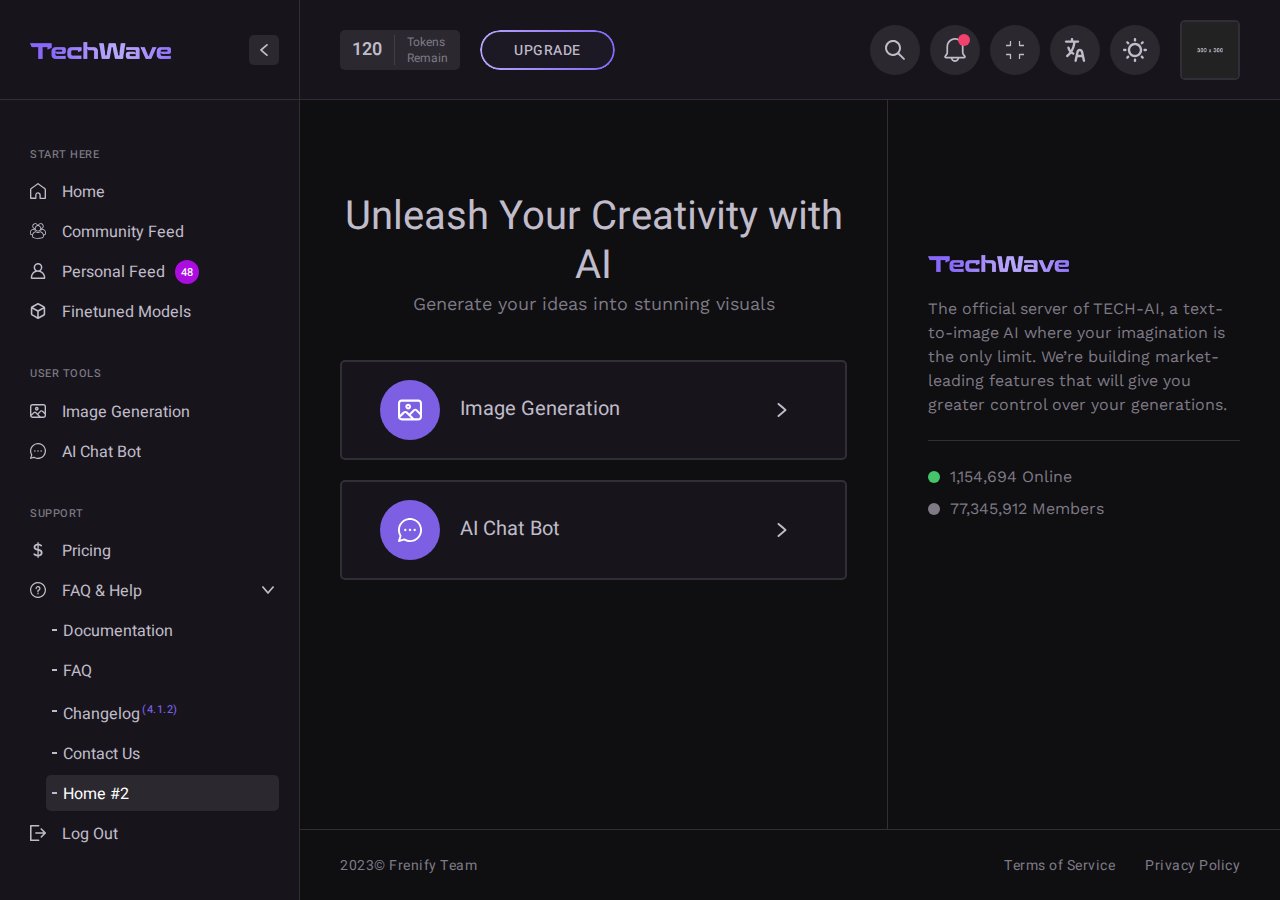
<file: index-2.html>
<!DOCTYPE html>
<!--[if lt IE 7 ]><html class="ie ie6" lang="en"> <![endif]-->
<!--[if IE 7 ]><html class="ie ie7" lang="en"> <![endif]-->
<!--[if IE 8 ]><html class="ie ie8" lang="en"> <![endif]-->
<!--[if (gte IE 9)|!(IE)]><!--><html lang="en"> <!--<![endif]-->
  
<head>

<meta http-equiv="Content-Type" content="text/html; charset=utf-8" />

<meta name="description" content="TechWave">
<meta name="author" content="Frenify">

<meta name="viewport" content="width=device-width, initial-scale=1, maximum-scale=1">

<title>Home 2 - TechWave</title>


<script>
	if (!localStorage.frenify_skin) {
		localStorage.frenify_skin = 'dark';
	}
	if (!localStorage.frenify_panel) {
		localStorage.frenify_panel = '';
	}
	document.documentElement.setAttribute("data-techwave-skin", localStorage.frenify_skin);
	if(localStorage.frenify_panel !== ''){
		document.documentElement.classList.add(localStorage.frenify_panel);
	}
  	
</script>

<!-- Google Fonts -->
<link rel="preconnect" href="https://fonts.googleapis.com">
<link rel="preconnect" href="https://fonts.gstatic.com" crossorigin>
<link href="https://fonts.googleapis.com/css2?family=Heebo:wght@100;200;300;400;500;600;700;800;900&family=Work+Sans:ital,wght@0,100;0,200;0,300;0,400;0,500;0,600;0,700;0,800;0,900;1,100;1,200;1,300;1,400;1,500;1,600;1,700;1,800;1,900&display=swap" rel="stylesheet">
<!-- !Google Fonts -->

<!-- Styles -->
<link type="text/css" rel="stylesheet" href="css/plugins.css?ver=1.0.0" />
<link type="text/css" rel="stylesheet" href="css/style.css?ver=1.0.0" />
<!--[if lt IE 9]> <script type="text/javascript" src="js/modernizr.custom.js"></script> <![endif]-->
<!-- !Styles -->

</head>

<body>


<!-- Moving Submenu -->
<div class="techwave_fn_fixedsub">
	<ul></ul>
</div>
<!-- !Moving Submenu -->

<!-- Preloader -->
<div class="techwave_fn_preloader">
	<svg>
		<circle class="first_circle" cx="50%" cy="50%" r="110"></circle>
		<circle class="second_circle" cx="50%" cy="50%" r="110"></circle>
	</svg>
</div>
<!-- !Preloader -->


<!-- MAIN WRAPPER -->
<div class="techwave_fn_wrapper">
	<div class="techwave_fn_wrap">
	
	
		<!-- Searchbar -->
		<div class="techwave_fn_searchbar">
			<div class="search__bar">
				<input class="search__input" type="text" placeholder="Search here...">
				<img src="svg/search.svg" alt="" class="fn__svg search__icon">
				<a class="search__closer" href="#"><img src="svg/close.svg" alt="" class="fn__svg"></a>
			</div>
			<div class="search__results">
				<!-- Results will come here (via ajax after the integration you made after purchase as it doesn't work in HTML) -->
				<div class="results__title">Results</div>
				<div class="results__list">
					<ul>
						<li><a href="#">Artificial Intelligence</a></li>
						<li><a href="#">Learn about the impact of AI on the financial industry</a></li>
						<li><a href="#">Delve into the realm of AI-driven manufacturing</a></li>
						<li><a href="#">Understand the ethical implications surrounding AI</a></li>
					</ul>
				</div>
			</div>
		</div>
		<!-- !Searchbar -->
		
		<!-- HEADER -->
		<header class="techwave_fn_header">
		
			<!-- Header left: token information -->
			<div class="header__left">
				<div class="fn__token_info">
					<span class="token_summary">
						<span class="count">120</span>
						<span class="text">Tokens<br>Remain</span>
					</span>
					<a href="pricing.html" class="token_upgrade techwave_fn_button"><span>Upgrade</span></a>
					<div class="token__popup">
						Resets in <span>19 hours.</span><br>
						Daily limit is <span>200 tokens</span>
					</div>
				</div>
			</div>
			<!-- /Header left: token information -->
			
			
			<!-- Header right: navigation bar -->
			<div class="header__right">
				<div class="fn__nav_bar">
					
					<!-- Search (bar item) -->
					<div class="bar__item bar__item_search">
						<a href="#" class="item_opener">
							<img src="svg/search.svg" alt="" class="fn__svg">
						</a>
						<div class="item_popup">
							<input type="text" placeholder="Search">
						</div>
					</div>
					<!-- !Search (bar item) -->
					
					<!-- Notification (bar item) -->
					<div class="bar__item bar__item_notification has_notification">
						<a href="#" class="item_opener">
							<img src="svg/bell.svg" alt="" class="fn__svg">
						</a>
						<div class="item_popup">
							<div class="ntfc_header">
								<h2 class="ntfc_title">Notifications</h2>
								<a href="notifications.html">View All</a>
							</div>
							<div class="ntfc_list">
								<ul>
									<li>
										<p><a href="notification-single.html">Version 4.1.2 has been launched</a></p>
										<span>34 Min Ago</span>
									</li>
									<li>
										<p><a href="notification-single.html">Video Generation has been released</a></p>
										<span>12 Apr</span>
									</li>
									<li>
										<p><a href="notification-single.html">Terms has been updated</a></p>
										<span>12 Apr</span>
									</li>
								</ul>
							</div>
						</div>
					</div>
					<!-- !Notification (bar item) -->
					
					<!-- Full Screen (bar item) -->
					<div class="bar__item bar__item_fullscreen">
						<a href="#" class="item_opener">
							<img src="svg/fullscreen.svg" alt="" class="fn__svg f_screen">
							<img src="svg/smallscreen.svg" alt="" class="fn__svg s_screen">
						</a>
					</div>
					<!-- !Full Screen (bar item) -->
					
					<!-- Language (bar item) -->
					<div class="bar__item bar__item_language">
						<a href="#" class="item_opener">
							<img src="svg/language.svg" alt="" class="fn__svg">
						</a>
						<div class="item_popup">
							<ul>
								<li>
									<span class="active">English</span>
								</li>
								<li>
									<a href="#">Spanish</a>
								</li>
								<li>
									<a href="#">French</a>
								</li>
							</ul>
						</div>
					</div>
					<!-- !Language (bar item) -->
					
					<!-- Site Skin (bar item) -->
					<div class="bar__item bar__item_skin">
						<a href="#" class="item_opener">
							<img src="svg/sun.svg" alt="" class="fn__svg light_mode">
							<img src="svg/moon.svg" alt="" class="fn__svg dark_mode">
						</a>
						<div class="item_popup">
							
						</div>
					</div>
					<!-- !Site Skin (bar item) -->
					
					<!-- User (bar item) -->
					<div class="bar__item bar__item_user">
						<a href="#" class="user_opener">
							<img src="img/user/user.jpg" alt="">
						</a>
						<div class="item_popup">
							<div class="user_profile">
								<div class="user_img">
									<img src="img/user/user.jpg" alt="">
								</div>
								<div class="user_info">
									<h2 class="user_name">Caden Smith<span>Free</span></h2>
									<p><a href="mailto:cadmail@gmail.com" class="user_email">cadmail@gmail.com</a></p>
								</div>
							</div>
							<div class="user_nav">
								<ul>
									<li>
										<a href="user-profile.html">
											<span class="icon"><img src="svg/person.svg" alt="" class="fn__svg"></span>
											<span class="text">Profile</span>
										</a>
									</li>
									<li>
										<a href="user-settings.html">
											<span class="icon"><img src="svg/setting.svg" alt="" class="fn__svg"></span>
											<span class="text">Settings</span>
										</a>
									</li>
									<li>
										<a href="user-billing.html">
											<span class="icon"><img src="svg/billing.svg" alt="" class="fn__svg"></span>
											<span class="text">Billing</span>
										</a>
									</li>
									<li>
										<a href="sign-in.html">
											<span class="icon"><img src="svg/logout.svg" alt="" class="fn__svg"></span>
											<span class="text">Log Out</span>
										</a>
									</li>
								</ul>
							</div>
						</div>
					</div>
					<!-- !User (bar item) -->
					
					
				</div>
			</div>
			<!-- !Header right: navigation bar -->
			
		</header>
		<!-- !HEADER -->
		
		
		<!-- LEFT PANEL -->
		<div class="techwave_fn_leftpanel">
			
			<div class="mobile_extra_closer"></div>
			
			<!-- logo (left panel) -->
			<div class="leftpanel_logo">
				<a href="index.html" class="fn_logo">
					<span class="full_logo">
						<img src="img/logo-desktop-full.png" alt="" class="desktop_logo">
						<img src="img/logo-retina-full.png" alt="" class="retina_logo">
					</span>
					<span class="short_logo">
						<img src="img/logo-desktop-mini.png" alt="" class="desktop_logo">
						<img src="img/logo-retina-mini.png" alt="" class="retina_logo">
					</span>
				</a>
				<a href="#" class="fn__closer fn__icon_button desktop_closer">
					<img src="svg/arrow.svg" alt="" class="fn__svg">
				</a>
				<a href="#" class="fn__closer fn__icon_button mobile_closer">
					<img src="svg/arrow.svg" alt="" class="fn__svg">
				</a>
			</div>
			<!-- !logo (left panel) -->
			
			<!-- content (left panel) -->
			<div class="leftpanel_content">
			
				<!-- #1 navigation group -->
				<div class="nav_group">
					<h2 class="group__title">Start Here</h2>
					<ul class="group__list">
						<li>
							<a href="index.html" class="fn__tooltip menu__item" data-position="right" title="Home">
								<span class="icon"><img src="svg/home.svg" alt="" class="fn__svg"></span>
								<span class="text">Home</span>
							</a>
						</li>
						<li>
							<a href="community-feed.html" class="fn__tooltip menu__item" data-position="right" title="Community Feed">
								<span class="icon"><img src="svg/community.svg" alt="" class="fn__svg"></span>
								<span class="text">Community Feed</span>
							</a>
						</li>
						<li>
							<a href="personal-feed.html" class="fn__tooltip menu__item" data-position="right" title="Personal Feed">
								<span class="icon"><img src="svg/person.svg" alt="" class="fn__svg"></span>
								<span class="text">Personal Feed<span class="count">48</span></span>
							</a>
						</li>
						<li>
							<a href="models.html" class="fn__tooltip menu__item" data-position="right" title="Finetuned Models">
								<span class="icon"><img src="svg/cube.svg" alt="" class="fn__svg"></span>
								<span class="text">Finetuned Models</span>
							</a>
						</li>
					</ul>
				</div>
				<!-- !#1 navigation group -->
			
				<!-- #2 navigation group -->
				<div class="nav_group">
					<h2 class="group__title">User Tools</h2>
					<ul class="group__list">
						<li>
							<a href="image-generation.html" class="fn__tooltip menu__item" data-position="right" title="Image Generation">
								<span class="icon"><img src="svg/image.svg" alt="" class="fn__svg"></span>
								<span class="text">Image Generation</span>
							</a>
						</li>
						<li>
							<a href="ai-chat-bot.html" class="fn__tooltip menu__item" data-position="right" title="AI Chat Bot">
								<span class="icon"><img src="svg/chat.svg" alt="" class="fn__svg"></span>
								<span class="text">AI Chat Bot</span>
							</a>
						</li>
					</ul>
				</div>
				<!-- !#2 navigation group -->
			
				<!-- #3 navigation group -->
				<div class="nav_group">
					<h2 class="group__title">Support</h2>
					<ul class="group__list">
						<li>
							<a href="pricing.html" class="fn__tooltip menu__item" data-position="right" title="Pricing">
								<span class="icon"><img src="svg/dollar.svg" alt="" class="fn__svg"></span>
								<span class="text">Pricing</span>
							</a>
						</li>
						<li class="menu-item-has-children">
							<a href="video-generation.html" class="fn__tooltip menu__item" title="FAQ &amp; Help" data-position="right">
								<span class="icon"><img src="svg/question.svg" alt="" class="fn__svg"></span>
								<span class="text">FAQ &amp; Help</span>
								<span class="trigger"><img src="svg/arrow.svg" alt="" class="fn__svg"></span>
							</a>
							<ul class="sub-menu">
								<li>
									<a href="documentation.html"><span class="text">Documentation</span></a>
								</li>
								<li>
									<a href="faq.html"><span class="text">FAQ</span></a>
								</li>
								<li>
									<a href="changelog.html"><span class="text">Changelog<span class="fn__sup">(4.1.2)</span></span></a>
								</li>
								<li>
									<a href="contact.html"><span class="text">Contact Us</span></a>
								</li>
								<li>
									<a class="active" href="index-2.html"><span class="text">Home #2</span></a>
								</li>
							</ul>
						</li>
						<li>
							<a href="sign-in.html" class="fn__tooltip menu__item" data-position="right" title="Log Out">
								<span class="icon"><img src="svg/logout.svg" alt="" class="fn__svg"></span>
								<span class="text">Log Out</span>
							</a>
						</li>
					</ul>
				</div>
				<!-- !#3 navigation group -->
				
				
			</div>
			<!-- !content (left panel) -->
			
		</div>
		<!-- !LEFT PANEL -->
		
		
		<!-- CONTENT -->
		<div class="techwave_fn_content">
		
			<!-- PAGE (all pages go inside this div) -->
			<div class="techwave_fn_page">
				
				<!-- Home Page -->
				<div class="techwave_fn_home">
					<div class="section_home">
						<div class="section_left">
							
							<!-- Title Shortcode -->
							<div class="techwave_fn_title_holder">
								<h1 class="title">Unleash Your Creativity with AI</h1>
								<p class="desc">Generate your ideas into stunning visuals</p>
							</div>
							<!-- !Title Shortcode -->
							
							<!-- Interactive List Shortcode -->
							<div class="techwave_fn_interactive_list modern">
								<ul>
									<li>
										<div class="item">
											<a href="image-generation.html">
												<span class="icon">
													<img src="svg/image.svg" alt="" class="fn__svg">
												</span>
												<h2 class="title">Image Generation</h2>
												<p class="desc">This field of AI combines deep learning algorithms and generative models to create new images that resemble real-world photographs or exhibit creative and imaginative qualities.</p>
												<span class="arrow"><img src="svg/arrow.svg" alt="" class="fn__svg"></span>
											</a>
										</div>
									</li>
									<li>
										<div class="item">
											<a href="ai-chat-bot.html">
												<span class="icon">
													<img src="svg/chat.svg" alt="" class="fn__svg">
												</span>
												<h2 class="title">AI Chat Bot</h2>
												<p class="desc">An AI chatbot, short for artificial intelligence chatbot, is a computer program designed to simulate human-like conversations and provide automated responses to user queries or prompts. </p>
												<span class="arrow"><img src="svg/arrow.svg" alt="" class="fn__svg"></span>
											</a>
										</div>
									</li>
								</ul>
							</div>
							<!-- !Interactive List Shortcode -->
							
						</div>
						<div class="section_right">
							<div class="company_info">
								<img src="img/logo-desktop-full.png" alt="">
								<p class="fn__animated_text">The official server of TECH-AI, a text-to-image AI where your imagination is the only limit. We’re building market-leading features that will give you greater control over your generations.</p>
								<hr>
								<div class="fn__members">
									<div class="active item">
										<span class="circle"></span>
										<span class="text">1,154,694 Online</span>
									</div>
									<div class="item">
										<span class="circle"></span>
										<span class="text">77,345,912 Members</span>
									</div>
								</div>
							</div>
						</div>
					</div>
				</div>
				<!-- !Home Page -->
				
			</div>
			<!-- !PAGE (all pages go inside this div) -->
			
			
			<!-- FOOTER (inside the content) -->
			<footer class="techwave_fn_footer">
				<div class="techwave_fn_footer_content">
					<div class="copyright">
						<p>2023© Frenify Team</p>
					</div>
					<div class="menu_items">
						<ul>
							<li><a href="terms.html">Terms of Service</a></li>
							<li><a href="privacy.html">Privacy Policy</a></li>
						</ul>
					</div>
				</div>
			</footer>
			<!-- !FOOTER (inside the content) -->
			
		</div>
		<!-- !CONTENT -->
		
		
	</div>
</div>
<!-- !MAIN WRAPPER -->



<!-- Scripts -->
<script type="text/javascript" src="js/jquery.js?ver=1.0.0"></script>
<script type="text/javascript" src="js/plugins.js?ver=1.0.0"></script>
<!--[if lt IE 10]> <script type="text/javascript" src="js/ie8.js"></script> <![endif]-->
<script type="text/javascript" src="js/init.js?ver=1.0.0"></script>
<!-- !Scripts -->

</body>
</html>
</file>
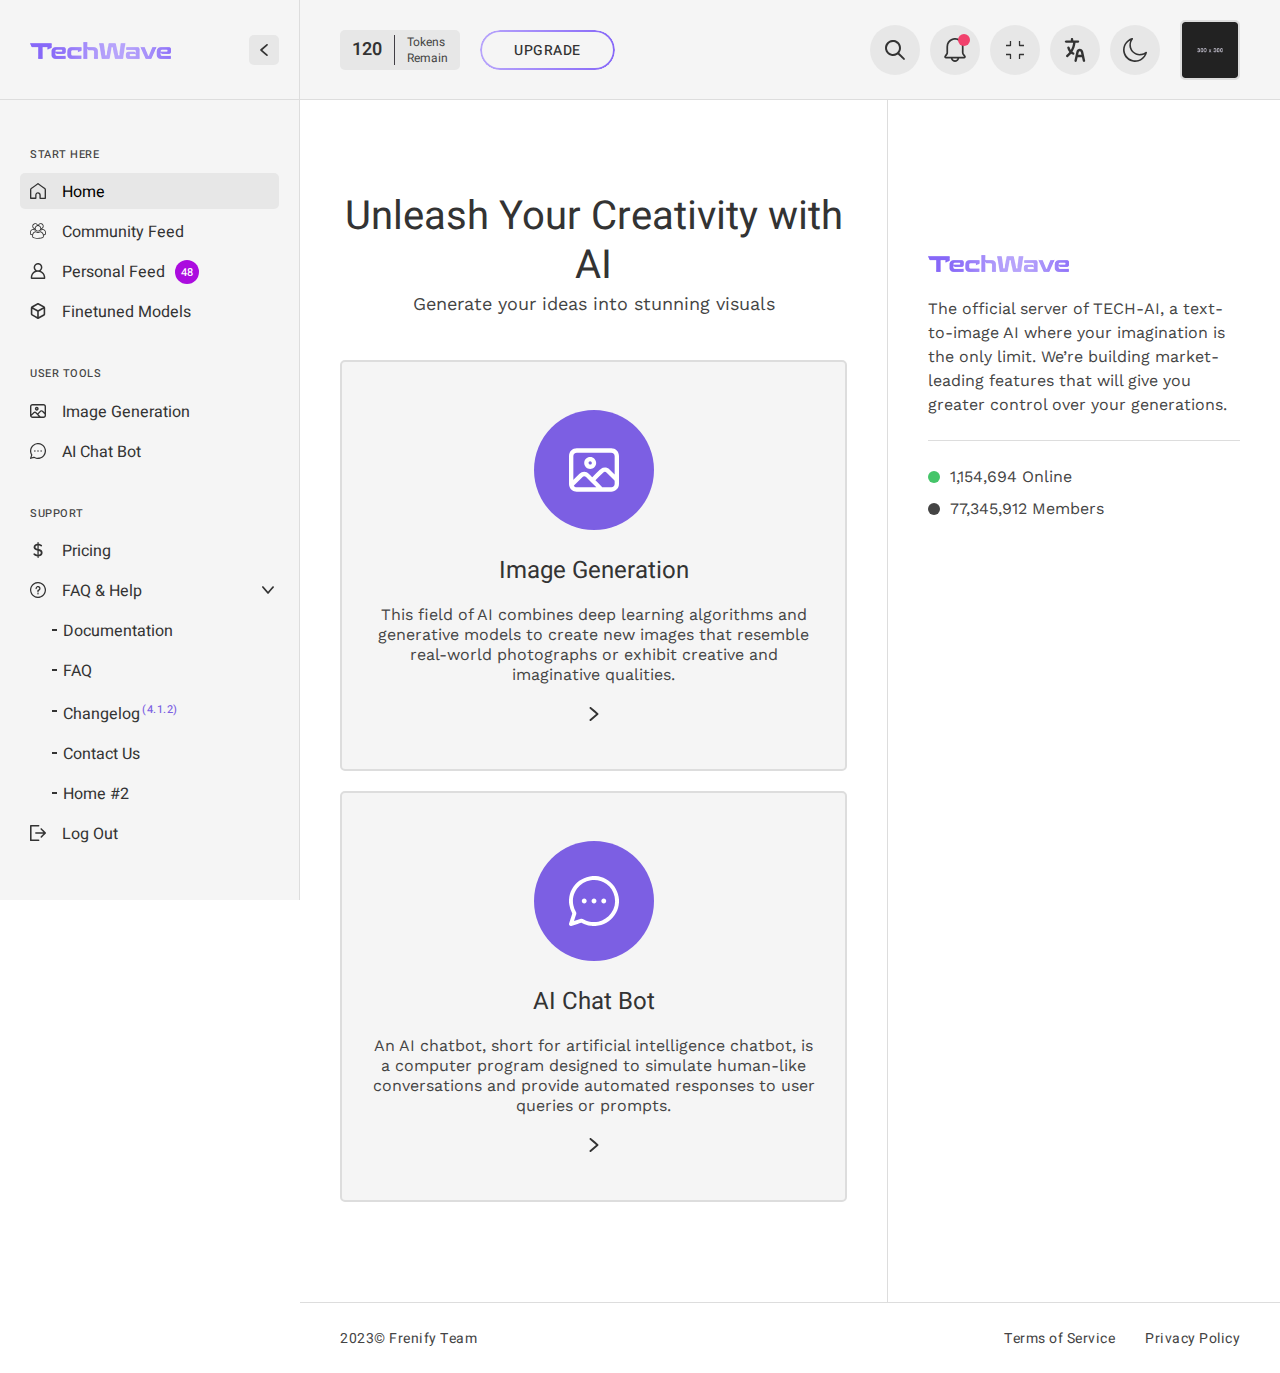
<file: index-light.html>
<!DOCTYPE html>
<!--[if lt IE 7 ]><html class="ie ie6" lang="en"> <![endif]-->
<!--[if IE 7 ]><html class="ie ie7" lang="en"> <![endif]-->
<!--[if IE 8 ]><html class="ie ie8" lang="en"> <![endif]-->
<!--[if (gte IE 9)|!(IE)]><!--><html lang="en"> <!--<![endif]-->
  
<head>

<meta http-equiv="Content-Type" content="text/html; charset=utf-8" />

<meta name="description" content="TechWave">
<meta name="author" content="Frenify">

<meta name="viewport" content="width=device-width, initial-scale=1, maximum-scale=1">

<title>Home - TechWave</title>


<script>
	if (!localStorage.frenify_skin) {
		localStorage.frenify_skin = 'dark';
	}
	if (!localStorage.frenify_panel) {
		localStorage.frenify_panel = '';
	}
	document.documentElement.setAttribute("data-techwave-skin", 'light');
	if(localStorage.frenify_panel !== ''){
		document.documentElement.classList.add(localStorage.frenify_panel);
	}
  	
</script>

<!-- Google Fonts -->
<link rel="preconnect" href="https://fonts.googleapis.com">
<link rel="preconnect" href="https://fonts.gstatic.com" crossorigin>
<link href="https://fonts.googleapis.com/css2?family=Heebo:wght@100;200;300;400;500;600;700;800;900&family=Work+Sans:ital,wght@0,100;0,200;0,300;0,400;0,500;0,600;0,700;0,800;0,900;1,100;1,200;1,300;1,400;1,500;1,600;1,700;1,800;1,900&display=swap" rel="stylesheet">
<!-- !Google Fonts -->

<!-- Styles -->
<link type="text/css" rel="stylesheet" href="css/plugins.css?ver=1.0.0" />
<link type="text/css" rel="stylesheet" href="css/style.css?ver=1.0.0" />
<!--[if lt IE 9]> <script type="text/javascript" src="js/modernizr.custom.js"></script> <![endif]-->
<!-- !Styles -->

</head>

<body>


<!-- Moving Submenu -->
<div class="techwave_fn_fixedsub">
	<ul></ul>
</div>
<!-- !Moving Submenu -->

<!-- Preloader -->
<div class="techwave_fn_preloader enabled">
	<svg>
		<circle class="first_circle" cx="50%" cy="50%" r="110"></circle>
		<circle class="second_circle" cx="50%" cy="50%" r="110"></circle>
	</svg>
</div>
<!-- !Preloader -->


<!-- MAIN WRAPPER -->
<div class="techwave_fn_wrapper">
	<div class="techwave_fn_wrap">
	
	
		<!-- Searchbar -->
		<div class="techwave_fn_searchbar">
			<div class="search__bar">
				<input class="search__input" type="text" placeholder="Search here...">
				<img src="svg/search.svg" alt="" class="fn__svg search__icon">
				<a class="search__closer" href="#"><img src="svg/close.svg" alt="" class="fn__svg"></a>
			</div>
			<div class="search__results">
				<!-- Results will come here (via ajax after the integration you made after purchase as it doesn't work in HTML) -->
				<div class="results__title">Results</div>
				<div class="results__list">
					<ul>
						<li><a href="#">Artificial Intelligence</a></li>
						<li><a href="#">Learn about the impact of AI on the financial industry</a></li>
						<li><a href="#">Delve into the realm of AI-driven manufacturing</a></li>
						<li><a href="#">Understand the ethical implications surrounding AI</a></li>
					</ul>
				</div>
			</div>
		</div>
		<!-- !Searchbar -->
		
		<!-- HEADER -->
		<header class="techwave_fn_header">
		
			<!-- Header left: token information -->
			<div class="header__left">
				<div class="fn__token_info">
					<span class="token_summary">
						<span class="count">120</span>
						<span class="text">Tokens<br>Remain</span>
					</span>
					<a href="pricing.html" class="token_upgrade techwave_fn_button"><span>Upgrade</span></a>
					<div class="token__popup">
						Resets in <span>19 hours.</span><br>
						Daily limit is <span>200 tokens</span>
					</div>
				</div>
			</div>
			<!-- /Header left: token information -->
			
			
			<!-- Header right: navigation bar -->
			<div class="header__right">
				<div class="fn__nav_bar">
					
					<!-- Search (bar item) -->
					<div class="bar__item bar__item_search">
						<a href="#" class="item_opener fn__tooltip" title="Search">
							<img src="svg/search.svg" alt="" class="fn__svg">
						</a>
						<div class="item_popup" data-position="right">
							<input type="text" placeholder="Search">
						</div>
					</div>
					<!-- !Search (bar item) -->
					
					<!-- Notification (bar item) -->
					<div class="bar__item bar__item_notification has_notification">
						<a href="#" class="item_opener fn__tooltip" title="Notifications">
							<img src="svg/bell.svg" alt="" class="fn__svg">
						</a>
						<div class="item_popup" data-position="right">
							<div class="ntfc_header">
								<h2 class="ntfc_title">Notifications</h2>
								<a href="notifications.html">View All</a>
							</div>
							<div class="ntfc_list">
								<ul>
									<li>
										<p><a href="notification-single.html">Version 4.1.2 has been launched</a></p>
										<span>34 Min Ago</span>
									</li>
									<li>
										<p><a href="notification-single.html">Video Generation has been released</a></p>
										<span>12 Apr</span>
									</li>
									<li>
										<p><a href="notification-single.html">Terms has been updated</a></p>
										<span>12 Apr</span>
									</li>
								</ul>
							</div>
						</div>
					</div>
					<!-- !Notification (bar item) -->
					
					<!-- Full Screen (bar item) -->
					<div class="bar__item bar__item_fullscreen">
						<a href="#" class="item_opener fn__tooltip" title="Full Screen">
							<img src="svg/fullscreen.svg" alt="" class="fn__svg f_screen">
							<img src="svg/smallscreen.svg" alt="" class="fn__svg s_screen">
						</a>
					</div>
					<!-- !Full Screen (bar item) -->
					
					<!-- Language (bar item) -->
					<div class="bar__item bar__item_language">
						<a href="#" class="item_opener fn__tooltip" title="Language">
							<img src="svg/language.svg" alt="" class="fn__svg">
						</a>
						<div class="item_popup" data-position="right">
							<ul>
								<li>
									<span class="active">English</span>
								</li>
								<li>
									<a href="#">Spanish</a>
								</li>
								<li>
									<a href="#">French</a>
								</li>
							</ul>
						</div>
					</div>
					<!-- !Language (bar item) -->
					
					<!-- Site Skin (bar item) -->
					<div class="bar__item bar__item_skin">
						<a href="#" class="item_opener fn__tooltip" title="Dark/Light">
							<img src="svg/sun.svg" alt="" class="fn__svg light_mode">
							<img src="svg/moon.svg" alt="" class="fn__svg dark_mode">
						</a>
					</div>
					<!-- !Site Skin (bar item) -->
					
					<!-- User (bar item) -->
					<div class="bar__item bar__item_user">
						<a href="#" class="user_opener fn__tooltip" title="User Profile">
							<img src="img/user/user.jpg" alt="">
						</a>
						<div class="item_popup" data-position="right">
							<div class="user_profile">
								<div class="user_img">
									<img src="img/user/user.jpg" alt="">
								</div>
								<div class="user_info">
									<h2 class="user_name">Caden Smith<span>Free</span></h2>
									<p><a href="mailto:cadmail@gmail.com" class="user_email">cadmail@gmail.com</a></p>
								</div>
							</div>
							<div class="user_nav">
								<ul>
									<li>
										<a href="user-profile.html">
											<span class="icon"><img src="svg/person.svg" alt="" class="fn__svg"></span>
											<span class="text">Profile</span>
										</a>
									</li>
									<li>
										<a href="user-settings.html">
											<span class="icon"><img src="svg/setting.svg" alt="" class="fn__svg"></span>
											<span class="text">Settings</span>
										</a>
									</li>
									<li>
										<a href="user-billing.html">
											<span class="icon"><img src="svg/billing.svg" alt="" class="fn__svg"></span>
											<span class="text">Billing</span>
										</a>
									</li>
									<li>
										<a href="sign-in.html">
											<span class="icon"><img src="svg/logout.svg" alt="" class="fn__svg"></span>
											<span class="text">Log Out</span>
										</a>
									</li>
								</ul>
							</div>
						</div>
					</div>
					<!-- !User (bar item) -->
					
					
				</div>
			</div>
			<!-- !Header right: navigation bar -->
			
		</header>
		<!-- !HEADER -->
		
		
		<!-- LEFT PANEL -->
		<div class="techwave_fn_leftpanel">
			
			<div class="mobile_extra_closer"></div>
			
			<!-- logo (left panel) -->
			<div class="leftpanel_logo">
				<a href="index.html" class="fn_logo">
					<span class="full_logo">
						<img src="img/logo-desktop-full.png" alt="" class="desktop_logo">
						<img src="img/logo-retina-full.png" alt="" class="retina_logo">
					</span>
					<span class="short_logo">
						<img src="img/logo-desktop-mini.png" alt="" class="desktop_logo">
						<img src="img/logo-retina-mini.png" alt="" class="retina_logo">
					</span>
				</a>
				<a href="#" class="fn__closer fn__icon_button desktop_closer">
					<img src="svg/arrow.svg" alt="" class="fn__svg">
				</a>
				<a href="#" class="fn__closer fn__icon_button mobile_closer">
					<img src="svg/arrow.svg" alt="" class="fn__svg">
				</a>
			</div>
			<!-- !logo (left panel) -->
			
			<!-- content (left panel) -->
			<div class="leftpanel_content">
			
				<!-- #1 navigation group -->
				<div class="nav_group">
					<h2 class="group__title">Start Here</h2>
					<ul class="group__list">
						<li>
							<a href="index.html" class="fn__tooltip active menu__item" data-position="right" title="Home">
								<span class="icon"><img src="svg/home.svg" alt="" class="fn__svg"></span>
								<span class="text">Home</span>
							</a>
						</li>
						<li>
							<a href="community-feed.html" class="fn__tooltip menu__item" data-position="right" title="Community Feed">
								<span class="icon"><img src="svg/community.svg" alt="" class="fn__svg"></span>
								<span class="text">Community Feed</span>
							</a>
						</li>
						<li>
							<a href="personal-feed.html" class="fn__tooltip menu__item" data-position="right" title="Personal Feed">
								<span class="icon"><img src="svg/person.svg" alt="" class="fn__svg"></span>
								<span class="text">Personal Feed<span class="count">48</span></span>
							</a>
						</li>
						<li>
							<a href="models.html" class="fn__tooltip menu__item" data-position="right" title="Finetuned Models">
								<span class="icon"><img src="svg/cube.svg" alt="" class="fn__svg"></span>
								<span class="text">Finetuned Models</span>
							</a>
						</li>
					</ul>
				</div>
				<!-- !#1 navigation group -->
			
				<!-- #2 navigation group -->
				<div class="nav_group">
					<h2 class="group__title">User Tools</h2>
					<ul class="group__list">
						<li>
							<a href="image-generation.html" class="fn__tooltip menu__item" data-position="right" title="Image Generation">
								<span class="icon"><img src="svg/image.svg" alt="" class="fn__svg"></span>
								<span class="text">Image Generation</span>
							</a>
						</li>
						<li>
							<a href="ai-chat-bot.html" class="fn__tooltip menu__item" data-position="right" title="AI Chat Bot">
								<span class="icon"><img src="svg/chat.svg" alt="" class="fn__svg"></span>
								<span class="text">AI Chat Bot</span>
							</a>
						</li>
					</ul>
				</div>
				<!-- !#2 navigation group -->
			
				<!-- #3 navigation group -->
				<div class="nav_group">
					<h2 class="group__title">Support</h2>
					<ul class="group__list">
						<li>
							<a href="pricing.html" class="fn__tooltip menu__item" data-position="right" title="Pricing">
								<span class="icon"><img src="svg/dollar.svg" alt="" class="fn__svg"></span>
								<span class="text">Pricing</span>
							</a>
						</li>
						<li class="menu-item-has-children">
							<a href="video-generation.html" class="fn__tooltip menu__item" title="FAQ &amp; Help" data-position="right">
								<span class="icon"><img src="svg/question.svg" alt="" class="fn__svg"></span>
								<span class="text">FAQ &amp; Help</span>
								<span class="trigger"><img src="svg/arrow.svg" alt="" class="fn__svg"></span>
							</a>
							<ul class="sub-menu">
								<li>
									<a href="documentation.html"><span class="text">Documentation</span></a>
								</li>
								<li>
									<a href="faq.html"><span class="text">FAQ</span></a>
								</li>
								<li>
									<a href="changelog.html"><span class="text">Changelog<span class="fn__sup">(4.1.2)</span></span></a>
								</li>
								<li>
									<a href="contact.html"><span class="text">Contact Us</span></a>
								</li>
								<li>
									<a href="index-2.html"><span class="text">Home #2</span></a>
								</li>
							</ul>
						</li>
						<li>
							<a href="sign-in.html" class="fn__tooltip menu__item" data-position="right" title="Log Out">
								<span class="icon"><img src="svg/logout.svg" alt="" class="fn__svg"></span>
								<span class="text">Log Out</span>
							</a>
						</li>
					</ul>
				</div>
				<!-- !#3 navigation group -->
				
				
			</div>
			<!-- !content (left panel) -->
			
		</div>
		<!-- !LEFT PANEL -->
		
		
		<!-- CONTENT -->
		<div class="techwave_fn_content">
		
			<!-- PAGE (all pages go inside this div) -->
			<div class="techwave_fn_page">
				
				<!-- Home Page -->
				<div class="techwave_fn_home">
					<div class="section_home">
						<div class="section_left">
							
							<!-- Title Shortcode -->
							<div class="techwave_fn_title_holder">
								<h1 class="title">Unleash Your Creativity with AI</h1>
								<p class="desc">Generate your ideas into stunning visuals</p>
							</div>
							<!-- !Title Shortcode -->
							
							<!-- Interactive List Shortcode -->
							<div class="techwave_fn_interactive_list">
								<ul>
									<li>
										<div class="item">
											<a href="image-generation.html">
												<span class="icon">
													<img src="svg/image.svg" alt="" class="fn__svg">
												</span>
												<h2 class="title">Image Generation</h2>
												<p class="desc">This field of AI combines deep learning algorithms and generative models to create new images that resemble real-world photographs or exhibit creative and imaginative qualities.</p>
												<span class="arrow"><img src="svg/arrow.svg" alt="" class="fn__svg"></span>
											</a>
										</div>
									</li>
									<li>
										<div class="item">
											<a href="ai-chat-bot.html">
												<span class="icon">
													<img src="svg/chat.svg" alt="" class="fn__svg">
												</span>
												<h2 class="title">AI Chat Bot</h2>
												<p class="desc">An AI chatbot, short for artificial intelligence chatbot, is a computer program designed to simulate human-like conversations and provide automated responses to user queries or prompts. </p>
												<span class="arrow"><img src="svg/arrow.svg" alt="" class="fn__svg"></span>
											</a>
										</div>
									</li>
								</ul>
							</div>
							<!-- !Interactive List Shortcode -->
							
						</div>
						<div class="section_right">
							<div class="company_info">
								<img src="img/logo-desktop-full.png" alt="">
								<p class="fn__animated_text">The official server of TECH-AI, a text-to-image AI where your imagination is the only limit. We’re building market-leading features that will give you greater control over your generations.</p>
								<hr>
								<div class="fn__members">
									<div class="active item">
										<span class="circle"></span>
										<span class="text">1,154,694 Online</span>
									</div>
									<div class="item">
										<span class="circle"></span>
										<span class="text">77,345,912 Members</span>
									</div>
								</div>
							</div>
						</div>
					</div>
				</div>
				<!-- !Home Page -->
				
			</div>
			<!-- !PAGE (all pages go inside this div) -->
			
			
			<!-- FOOTER (inside the content) -->
			<footer class="techwave_fn_footer">
				<div class="techwave_fn_footer_content">
					<div class="copyright">
						<p>2023© Frenify Team</p>
					</div>
					<div class="menu_items">
						<ul>
							<li><a href="terms.html">Terms of Service</a></li>
							<li><a href="privacy.html">Privacy Policy</a></li>
						</ul>
					</div>
				</div>
			</footer>
			<!-- !FOOTER (inside the content) -->
			
		</div>
		<!-- !CONTENT -->
		
		
	</div>
</div>
<!-- !MAIN WRAPPER -->



<!-- Scripts -->
<script type="text/javascript" src="js/jquery.js?ver=1.0.0"></script>
<script type="text/javascript" src="js/plugins.js?ver=1.0.0"></script>
<!--[if lt IE 10]> <script type="text/javascript" src="js/ie8.js"></script> <![endif]-->
<script type="text/javascript" src="js/init.js?ver=1.0.0"></script>
<!-- !Scripts -->

</body>
</html>
</file>
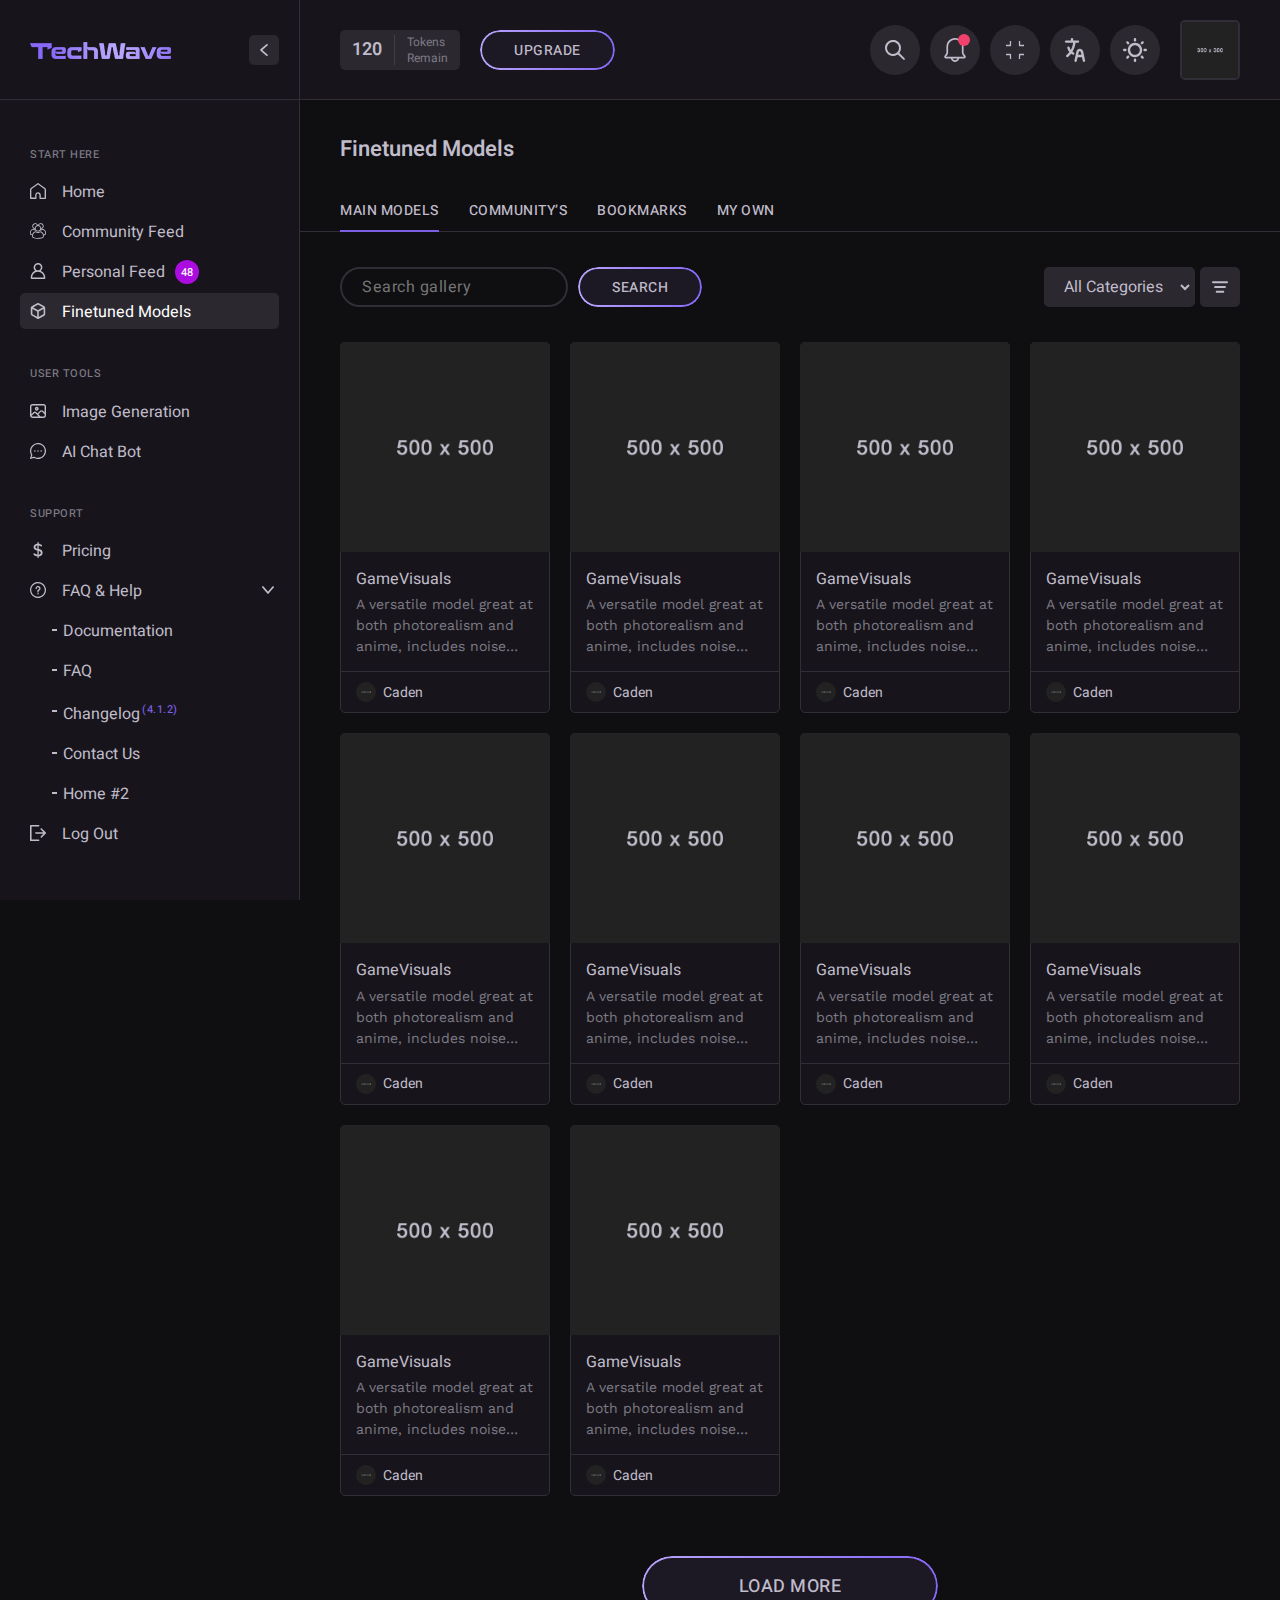
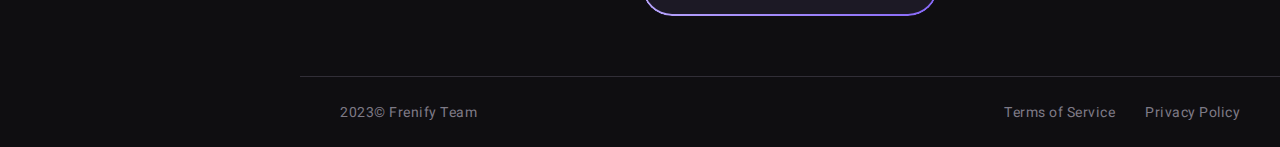
<file: models.html>
<!DOCTYPE html>
<!--[if lt IE 7 ]><html class="ie ie6" lang="en"> <![endif]-->
<!--[if IE 7 ]><html class="ie ie7" lang="en"> <![endif]-->
<!--[if IE 8 ]><html class="ie ie8" lang="en"> <![endif]-->
<!--[if (gte IE 9)|!(IE)]><!--><html lang="en"> <!--<![endif]-->
  
<head>

<meta http-equiv="Content-Type" content="text/html; charset=utf-8" />

<meta name="description" content="TechWave">
<meta name="author" content="Frenify">

<meta name="viewport" content="width=device-width, initial-scale=1, maximum-scale=1">

<title>Finetuned Models - TechWave</title>


<script>
	if (!localStorage.frenify_skin) {
		localStorage.frenify_skin = 'dark';
	}
	if (!localStorage.frenify_panel) {
		localStorage.frenify_panel = '';
	}
	document.documentElement.setAttribute("data-techwave-skin", localStorage.frenify_skin);
	if(localStorage.frenify_panel !== ''){
		document.documentElement.classList.add(localStorage.frenify_panel);
	}
  	
</script>

<!-- Google Fonts -->
<link rel="preconnect" href="https://fonts.googleapis.com">
<link rel="preconnect" href="https://fonts.gstatic.com" crossorigin>
<link href="https://fonts.googleapis.com/css2?family=Heebo:wght@100;200;300;400;500;600;700;800;900&family=Work+Sans:ital,wght@0,100;0,200;0,300;0,400;0,500;0,600;0,700;0,800;0,900;1,100;1,200;1,300;1,400;1,500;1,600;1,700;1,800;1,900&display=swap" rel="stylesheet">
<!-- !Google Fonts -->

<!-- Styles -->
<link type="text/css" rel="stylesheet" href="css/plugins.css?ver=1.0.0" />
<link type="text/css" rel="stylesheet" href="css/style.css?ver=1.0.0" />
<!--[if lt IE 9]> <script type="text/javascript" src="js/modernizr.custom.js"></script> <![endif]-->
<!-- !Styles -->

</head>

<body>


<!-- Moving Submenu -->
<div class="techwave_fn_fixedsub">
	<ul></ul>
</div>
<!-- !Moving Submenu -->

<!-- Preloader -->
<div class="techwave_fn_preloader">
	<svg>
		<circle class="first_circle" cx="50%" cy="50%" r="110"></circle>
		<circle class="second_circle" cx="50%" cy="50%" r="110"></circle>
	</svg>
</div>
<!-- !Preloader -->

<!-- Report -->
<div class="techwave_fn_report">
	<a href="#" class="fn__closer fn__icon_button">
		<img src="svg/close.svg" alt="" class="fn__svg">
	</a>
	<div class="report__closer"></div>
	<div class="report__content">
		<h3 class="title">Report Item</h3>
		<h3 class="subtitle">What is the main reason for your report?</h3>
		<input class="reason_field" type="text" placeholder="Type here...">
		<div class="btns">
			<a href="#" class="report techwave_fn_button">
				<span>Report</span>
			</a>
			<a href="#" class="cancel techwave_fn_button">
				<span>Cancel</span>
			</a>
		</div>
	</div>
</div>
<!-- !Report -->

<!-- Image Lightbox -->
<div class="techwave_fn_img_lightbox">
	
	<!-- top section (of the image lightbox) -->
	<div class="lightbox__top">
		<div class="lightbox__tl">
			<div class="lightbox__tlbar">
				<div class="lightbox__tlbar_left">
					<div class="item item__share fn__icon_options medium_size">
						<a href="#" class="item__btn fn__icon_button">
							<img src="svg/share.svg" alt="" class="fn__svg">
						</a>
						<div class="fn__icon_popup">
							<ul>
								<li><a href="#">Facebook</a></li>
								<li><a href="#">Twitter</a></li>
								<li><a href="#">Instagram</a></li>
								<li><a href="#">Linkedin</a></li>
								<li><a href="#">Pinterest</a></li>
								<li><a href="#" class="fn__copy" data-copied="Copied!">Copy Link</a></li>
							</ul>
						</div>
					</div>
					<div class="item item__download fn__icon_options medium_size">
						<a href="#" class="item__btn fn__icon_button">
							<img src="svg/download.svg" alt="" class="fn__svg">
						</a>
						<div class="fn__icon_popup">
							<ul>
								<li><a href="#">Original Image</a></li>
								<li><a href="#">Creative Upscaled Image</a></li>
								<li><a href="#">HD Upscaled Image</a></li>
							</ul>
						</div>
					</div>
					<div class="item item__more fn__icon_options medium_size">
						<a href="#" class="item__btn fn__icon_button">
							<span class="dots"></span>
						</a>
						<div class="fn__icon_popup">
							<ul>
								<li><a href="#">Remove Background</a></li>
								<li><a href="#">Creative Upscale</a></li>
								<li><a href="#">Alternative Upscale</a></li>
								<li class="high_priorety"><a href="#" class="fn__report">Report Image</a></li>
							</ul>
						</div>
					</div>
				</div>
				<div class="lightbox__tlbar_center">
					<a href="#" class="img_nav nav_prev">
						<img src="svg/arrow.svg" alt="" class="fn__svg">
					</a>
					<a href="#" class="img_nav nav_next">
						<img src="svg/arrow.svg" alt="" class="fn__svg">
					</a>
				</div>
				<div class="lightbox__tlbar_right">
					<a href="#" class="fn__like" data-id="2">
						<span class="count">343</span>
						<img src="svg/like.svg" alt="" class="fn__svg empty__like">
						<img src="svg/like-full.svg" alt="" class="fn__svg full__like">
					</a>
				</div>
			</div>
			<div class="lightbox__tlimg">
				<img src="img/gallery/main.jpg" alt="">
			</div>
		</div>
		<div class="lightbox__tr">
			<div class="user__profile">
				<a class="profile_link" href="user-profile.html">
					<img src="img/user/user.jpg" alt="">
					<h2 class="user_name">LuckyLee</h2>
				</a>
				<a class="fn__follow" href="#" data-follow-text="Follow" data-unfollow-text="Unfollow">
					<span class="text">Follow</span>
				</a>
				<a href="#" class="fn__closer fn__icon_button">
					<img src="svg/close.svg" alt="" class="fn__svg">
				</a>
			</div>
			<div class="item__details">
				<div class="fn__model">
					<div class="model_img">
						<img src="img/user/user.jpg" alt="">
					</div>
					<div class="model_info">
						<h4 class="model_subtitle">Model</h4>
						<h3 class="model_title">ArtShaper v3</h3>
					</div>
					<a href="image-generation.html" class="fn__icon_button">
						<img src="svg/arrow.svg" alt="" class="fn__svg">
					</a>
				</div>
				
				<div class="fn__prompt_details">
					<div class="prompt__header">
						<div class="prompt__text">Prompt Details</div>
						<div class="prompt__options">
							<a href="#" class="fn__icon_button">
								<span class="dots"></span>
							</a>
							<div class="prompt__popup">
								<ul>
									<li><a href="#">Remix</a></li>
									<li><a href="#">Image to Image</a></li>
									<li><a href="#" class="fn__copy" data-copied="Copied!" data-text="Realistic painting, photorealistic masterpiece detailing, professional photography, natural lighting, volumetric lighting maximalist photoillustration: 8k resolution concept art intricately detailed, complex, elegant, expansive">Copy Prompt</a></li>
								</ul>
							</div>
						</div>
					</div>
					<div class="prompt__content">
						<p>Realistic painting, photorealistic masterpiece detailing, professional photography, natural lighting, volumetric lighting maximalist photoillustration: 8k resolution concept art intricately detailed, complex, elegant, expansive</p>
					</div>
				</div>
				
				<div class="techwave_fn_accordion small" data-type="accordion"> <!-- data-type values: accordion, toggle -->
					<div class="acc__item">
						<div class="acc__header">
							<h2 class="acc__title">Negative Prompt</h2>
							<div class="acc__icon"></div>
						</div>
						<div class="acc__content">
							<p>TECH-AI is an AI-powered content production suite that empowers creators with a powerful, customisable, and user-friendly platform for bringing their ideas to life.</p>
							<p>With a focus on granular control at every step of content creation, we put creators at the centre of the creative process by offering granular control at every stage of generation, ensuring that AI enhances, rather than replaces, human creative potential.</p>
							<p>Our custom back-end delivers advancements in model fine tuning, prompt adherence, training and inference speed, and multi-image prompting functionality. We also address common issues around image degradation and have implemented a custom upscaling, with much more on the way!</p>
						</div>
					</div>
				</div>
				
			</div>
				
			<div class="fn__details_list">
				<ul>
					<li>
						<div class="sub_title">Created</div>
						<div class="title">April 05, 2023</div>
					</li>
					<li>
						<div class="sub_title">Resolution</div>
						<div class="title">768 x 1024px</div>
					</li>
					<li>
						<div class="sub_title">Sampler</div>
						<div class="title">Tech-AI-Frenify</div>
					</li>
					<li>
						<div class="sub_title">Step Count</div>
						<div class="title">30</div>
					</li>
					<li>
						<div class="sub_title">Base Model</div>
						<div class="title">Frenify v2.0</div>
					</li>
					<li>
						<div class="sub_title">High Contrast</div>
						<div class="title">Off</div>
					</li>
					<li>
						<div class="sub_title">Magic Prompt</div>
						<div class="title">On</div>
					</li>
				</ul>
			</div>
				
		</div>
	</div>
	<!-- !top section (of the image lightbox) -->
	
	<!-- related section (of the image lightbox) -->
	<div class="lightbox__related">
	
		<div class="fn__title_holder">
			<h2 class="title">Related Images</h2>
		</div>
		
		<div class="fn__grid_items">
			<ul>
				<li>
					<a href="#" data-id="1"><img src="img/related/1.jpg" alt=""></a>
				</li>
				<li>
					<a href="#" data-id="2"><img src="img/related/2.jpg" alt=""></a>
				</li>
				<li>
					<a href="#" data-id="3"><img src="img/related/3.jpg" alt=""></a>
				</li>
				<li>
					<a href="#" data-id="4"><img src="img/related/4.jpg" alt=""></a>
				</li>
				<li>
					<a href="#" data-id="5"><img src="img/related/5.jpg" alt=""></a>
				</li>
				<li>
					<a href="#" data-id="6"><img src="img/related/6.jpg" alt=""></a>
				</li>
				<li>
					<a href="#" data-id="7"><img src="img/related/7.jpg" alt=""></a>
				</li>
				<li>
					<a href="#" data-id="8"><img src="img/related/8.jpg" alt=""></a>
				</li>
				<li>
					<a href="#" data-id="9"><img src="img/related/9.jpg" alt=""></a>
				</li>
				<li>
					<a href="#" data-id="10"><img src="img/related/10.jpg" alt=""></a>
				</li>
				<li>
					<a href="#" data-id="11"><img src="img/related/11.jpg" alt=""></a>
				</li>
				<li>
					<a href="#" data-id="12"><img src="img/related/12.jpg" alt=""></a>
				</li>
			</ul>
		</div>
		
	</div>
	<!-- !related section (of the image lightbox) -->
	
</div>
<!-- !Image Lightbox -->


<!-- MAIN WRAPPER -->
<div class="techwave_fn_wrapper">
	<div class="techwave_fn_wrap">
	
	
		<!-- Searchbar -->
		<div class="techwave_fn_searchbar">
			<div class="search__bar">
				<input class="search__input" type="text" placeholder="Search here...">
				<img src="svg/search.svg" alt="" class="fn__svg search__icon">
				<a class="search__closer" href="#"><img src="svg/close.svg" alt="" class="fn__svg"></a>
			</div>
			<div class="search__results">
				<!-- Results will come here (via ajax after the integration you made after purchase as it doesn't work in HTML) -->
				<div class="results__title">Results</div>
				<div class="results__list">
					<ul>
						<li><a href="#">Artificial Intelligence</a></li>
						<li><a href="#">Learn about the impact of AI on the financial industry</a></li>
						<li><a href="#">Delve into the realm of AI-driven manufacturing</a></li>
						<li><a href="#">Understand the ethical implications surrounding AI</a></li>
					</ul>
				</div>
			</div>
		</div>
		<!-- !Searchbar -->
		
		<!-- HEADER -->
		<header class="techwave_fn_header">
		
			<!-- Header left: token information -->
			<div class="header__left">
				<div class="fn__token_info">
					<span class="token_summary">
						<span class="count">120</span>
						<span class="text">Tokens<br>Remain</span>
					</span>
					<a href="pricing.html" class="token_upgrade techwave_fn_button"><span>Upgrade</span></a>
					<div class="token__popup">
						Resets in <span>19 hours.</span><br>
						Daily limit is <span>200 tokens</span>
					</div>
				</div>
			</div>
			<!-- /Header left: token information -->
			
			
			<!-- Header right: navigation bar -->
			<div class="header__right">
				<div class="fn__nav_bar">
					
					<!-- Search (bar item) -->
					<div class="bar__item bar__item_search">
						<a href="#" class="item_opener">
							<img src="svg/search.svg" alt="" class="fn__svg">
						</a>
						<div class="item_popup">
							<input type="text" placeholder="Search">
						</div>
					</div>
					<!-- !Search (bar item) -->
					
					<!-- Notification (bar item) -->
					<div class="bar__item bar__item_notification has_notification">
						<a href="#" class="item_opener">
							<img src="svg/bell.svg" alt="" class="fn__svg">
						</a>
						<div class="item_popup">
							<div class="ntfc_header">
								<h2 class="ntfc_title">Notifications</h2>
								<a href="notifications.html">View All</a>
							</div>
							<div class="ntfc_list">
								<ul>
									<li>
										<p><a href="notification-single.html">Version 4.1.2 has been launched</a></p>
										<span>34 Min Ago</span>
									</li>
									<li>
										<p><a href="notification-single.html">Video Generation has been released</a></p>
										<span>12 Apr</span>
									</li>
									<li>
										<p><a href="notification-single.html">Terms has been updated</a></p>
										<span>12 Apr</span>
									</li>
								</ul>
							</div>
						</div>
					</div>
					<!-- !Notification (bar item) -->
					
					<!-- Full Screen (bar item) -->
					<div class="bar__item bar__item_fullscreen">
						<a href="#" class="item_opener">
							<img src="svg/fullscreen.svg" alt="" class="fn__svg f_screen">
							<img src="svg/smallscreen.svg" alt="" class="fn__svg s_screen">
						</a>
					</div>
					<!-- !Full Screen (bar item) -->
					
					<!-- Language (bar item) -->
					<div class="bar__item bar__item_language">
						<a href="#" class="item_opener">
							<img src="svg/language.svg" alt="" class="fn__svg">
						</a>
						<div class="item_popup">
							<ul>
								<li>
									<span class="active">English</span>
								</li>
								<li>
									<a href="#">Spanish</a>
								</li>
								<li>
									<a href="#">French</a>
								</li>
							</ul>
						</div>
					</div>
					<!-- !Language (bar item) -->
					
					<!-- Site Skin (bar item) -->
					<div class="bar__item bar__item_skin">
						<a href="#" class="item_opener">
							<img src="svg/sun.svg" alt="" class="fn__svg light_mode">
							<img src="svg/moon.svg" alt="" class="fn__svg dark_mode">
						</a>
					</div>
					<!-- !Site Skin (bar item) -->
					
					<!-- User (bar item) -->
					<div class="bar__item bar__item_user">
						<a href="#" class="user_opener">
							<img src="img/user/user.jpg" alt="">
						</a>
						<div class="item_popup">
							<div class="user_profile">
								<div class="user_img">
									<img src="img/user/user.jpg" alt="">
								</div>
								<div class="user_info">
									<h2 class="user_name">Caden Smith<span>Free</span></h2>
									<p><a href="mailto:cadmail@gmail.com" class="user_email">cadmail@gmail.com</a></p>
								</div>
							</div>
							<div class="user_nav">
								<ul>
									<li>
										<a href="user-profile.html">
											<span class="icon"><img src="svg/person.svg" alt="" class="fn__svg"></span>
											<span class="text">Profile</span>
										</a>
									</li>
									<li>
										<a href="user-settings.html">
											<span class="icon"><img src="svg/setting.svg" alt="" class="fn__svg"></span>
											<span class="text">Settings</span>
										</a>
									</li>
									<li>
										<a href="user-billing.html">
											<span class="icon"><img src="svg/billing.svg" alt="" class="fn__svg"></span>
											<span class="text">Billing</span>
										</a>
									</li>
									<li>
										<a href="sign-in.html">
											<span class="icon"><img src="svg/logout.svg" alt="" class="fn__svg"></span>
											<span class="text">Log Out</span>
										</a>
									</li>
								</ul>
							</div>
						</div>
					</div>
					<!-- !User (bar item) -->
					
					
				</div>
			</div>
			<!-- !Header right: navigation bar -->
			
		</header>
		<!-- !HEADER -->
		
		
		<!-- LEFT PANEL -->
		<div class="techwave_fn_leftpanel">
			
			<div class="mobile_extra_closer"></div>
			
			<!-- logo (left panel) -->
			<div class="leftpanel_logo">
				<a href="index.html" class="fn_logo">
					<span class="full_logo">
						<img src="img/logo-desktop-full.png" alt="" class="desktop_logo">
						<img src="img/logo-retina-full.png" alt="" class="retina_logo">
					</span>
					<span class="short_logo">
						<img src="img/logo-desktop-mini.png" alt="" class="desktop_logo">
						<img src="img/logo-retina-mini.png" alt="" class="retina_logo">
					</span>
				</a>
				<a href="#" class="fn__closer fn__icon_button desktop_closer">
					<img src="svg/arrow.svg" alt="" class="fn__svg">
				</a>
				<a href="#" class="fn__closer fn__icon_button mobile_closer">
					<img src="svg/arrow.svg" alt="" class="fn__svg">
				</a>
			</div>
			<!-- !logo (left panel) -->
			
			<!-- content (left panel) -->
			<div class="leftpanel_content">
			
				<!-- #1 navigation group -->
				<div class="nav_group">
					<h2 class="group__title">Start Here</h2>
					<ul class="group__list">
						<li>
							<a href="index.html" class="fn__tooltip menu__item" data-position="right" title="Home">
								<span class="icon"><img src="svg/home.svg" alt="" class="fn__svg"></span>
								<span class="text">Home</span>
							</a>
						</li>
						<li>
							<a href="community-feed.html" class="fn__tooltip menu__item" data-position="right" title="Community Feed">
								<span class="icon"><img src="svg/community.svg" alt="" class="fn__svg"></span>
								<span class="text">Community Feed</span>
							</a>
						</li>
						<li>
							<a href="personal-feed.html" class="fn__tooltip menu__item" data-position="right" title="Personal Feed">
								<span class="icon"><img src="svg/person.svg" alt="" class="fn__svg"></span>
								<span class="text">Personal Feed<span class="count">48</span></span>
							</a>
						</li>
						<li>
							<a href="models.html" class="fn__tooltip active menu__item" data-position="right" title="Finetuned Models">
								<span class="icon"><img src="svg/cube.svg" alt="" class="fn__svg"></span>
								<span class="text">Finetuned Models</span>
							</a>
						</li>
					</ul>
				</div>
				<!-- !#1 navigation group -->
			
				<!-- #2 navigation group -->
				<div class="nav_group">
					<h2 class="group__title">User Tools</h2>
					<ul class="group__list">
						<li>
							<a href="image-generation.html" class="fn__tooltip menu__item" data-position="right" title="Image Generation">
								<span class="icon"><img src="svg/image.svg" alt="" class="fn__svg"></span>
								<span class="text">Image Generation</span>
							</a>
						</li>
						<li>
							<a href="ai-chat-bot.html" class="fn__tooltip menu__item" data-position="right" title="AI Chat Bot">
								<span class="icon"><img src="svg/chat.svg" alt="" class="fn__svg"></span>
								<span class="text">AI Chat Bot</span>
							</a>
						</li>
					</ul>
				</div>
				<!-- !#2 navigation group -->
			
				<!-- #3 navigation group -->
				<div class="nav_group">
					<h2 class="group__title">Support</h2>
					<ul class="group__list">
						<li>
							<a href="pricing.html" class="fn__tooltip menu__item" data-position="right" title="Pricing">
								<span class="icon"><img src="svg/dollar.svg" alt="" class="fn__svg"></span>
								<span class="text">Pricing</span>
							</a>
						</li>
						<li class="menu-item-has-children">
							<a href="video-generation.html" class="fn__tooltip menu__item" title="FAQ &amp; Help" data-position="right">
								<span class="icon"><img src="svg/question.svg" alt="" class="fn__svg"></span>
								<span class="text">FAQ &amp; Help</span>
								<span class="trigger"><img src="svg/arrow.svg" alt="" class="fn__svg"></span>
							</a>
							<ul class="sub-menu">
								<li>
									<a href="documentation.html"><span class="text">Documentation</span></a>
								</li>
								<li>
									<a href="faq.html"><span class="text">FAQ</span></a>
								</li>
								<li>
									<a href="changelog.html"><span class="text">Changelog<span class="fn__sup">(4.1.2)</span></span></a>
								</li>
								<li>
									<a href="contact.html"><span class="text">Contact Us</span></a>
								</li>
								<li>
									<a href="index-2.html"><span class="text">Home #2</span></a>
								</li>
							</ul>
						</li>
						<li>
							<a href="sign-in.html" class="fn__tooltip menu__item" data-position="right" title="Log Out">
								<span class="icon"><img src="svg/logout.svg" alt="" class="fn__svg"></span>
								<span class="text">Log Out</span>
							</a>
						</li>
					</ul>
				</div>
				<!-- !#3 navigation group -->
				
				
			</div>
			<!-- !content (left panel) -->
			
		</div>
		<!-- !LEFT PANEL -->
		
		
		<!-- CONTENT -->
		<div class="techwave_fn_content">
		
			<!-- PAGE (all pages go inside this div) -->
			<div class="techwave_fn_page">
				
				<!-- Models Page -->
				<div class="techwave_fn_models_page">
						
					<div class="fn__title_holder">
						<div class="container">
							<h1 class="title">Finetuned Models</h1>
						</div>
					</div>

					<!-- Models -->
					<div class="techwave_fn_models">
						
						<div class="fn__tabs">
							<div class="container">
								<div class="tab_in">
									<a class="active" href="#tab1">Main Models</a>
									<a href="#tab2">Community’s</a>
									<a href="#tab3">Bookmarks</a>
									<a href="#tab4">My Own</a>
								</div>
							</div>
						</div>
					

						<!-- models filter -->
						<div class="container">
							<div class="models__filter">
								<div class="filter__left">
									<div class="filter__search">
										<input type="text" placeholder="Search gallery">
										<a href="#" class="techwave_fn_button"><span>Search</span></a>
									</div>
								</div>
								<div class="filter__right">
									<div class="filter__category">
										<select>
											<option value="all" selected>All Categories</option>
											<option value="Buildings">Buildings</option>
											<option value="Characters">Characters</option>
											<option value="Environments">Environments</option>
											<option value="Fashion">Fashion</option>
											<option value="Illustration">Illustration</option>
											<option value="Graphical">Graphical</option>
											<option value="Photography">Photography</option>
											<option value="Textures">Textures</option>
										</select>
									</div>
									<div class="filter__order">
										<div class="fn__icon_options medium_size align_right">
											<span class="fn__icon_button">
												<img src="svg/filter.svg" alt="" class="fn__svg">
											</span>
											<div class="fn__icon_popup">
												<ul>
													<li>
														<a href="#">Newest</a>
													</li>
													<li>
														<a href="#">Oldest</a>
													</li>
													<li>
														<a href="#">A-Z</a>
													</li>
												</ul>
											</div>
										</div>
									</div>
								</div>
							</div>
						</div>
						<!-- !models filter -->
						
						
						
						<div class="container">
							<!-- models content -->
							<div class="models__content">
								<div class="models__results">
									<div class="fn__preloader">
										<div class="icon"></div>
										<div class="text">Loading</div>
									</div>
									<div class="fn__tabs_content">
										<div id="tab1" class="tab__item active">
											<ul class="fn__model_items">

												<!-- #1 model item -->
												<li class="fn__model_item">
													<div class="item">
														<a href="#" class="fn__bookmark has__bookmark">
															<img src="svg/bookmark.svg" alt="" class="fn__svg hasntbook">
															<img src="svg/bookmarked.svg" alt="" class="fn__svg hasbook">
														</a>
														<div class="img">
															<img src="img/models/1.jpg" alt="">
														</div>
														<div class="item__info">
															<h3 class="title">GameVisuals</h3>
															<p class="desc">A versatile model great at both photorealism and anime, includes noise offset training... by Lykon.</p>
														</div>
														<div class="item__author">
															<img src="img/user/user.jpg" alt="">
															<h3 class="author_name">Caden</h3>
														</div>
													</div>
												</li>
												<!-- !#1 model item -->

												<!-- #2 model item -->
												<li class="fn__model_item">
													<div class="item">
														<a href="#" class="fn__bookmark">
															<img src="svg/bookmark.svg" alt="" class="fn__svg hasntbook">
															<img src="svg/bookmarked.svg" alt="" class="fn__svg hasbook">
														</a>
														<div class="img">
															<img src="img/models/2.jpg" alt="">
														</div>
														<div class="item__info">
															<h3 class="title">GameVisuals</h3>
															<p class="desc">A versatile model great at both photorealism and anime, includes noise offset training... by Lykon.</p>
														</div>
														<div class="item__author">
															<img src="img/user/user.jpg" alt="">
															<h3 class="author_name">Caden</h3>
														</div>
													</div>
												</li>
												<!-- !#2 model item -->

												<!-- #3 model item -->
												<li class="fn__model_item">
													<div class="item">
														<a href="#" class="fn__bookmark">
															<img src="svg/bookmark.svg" alt="" class="fn__svg hasntbook">
															<img src="svg/bookmarked.svg" alt="" class="fn__svg hasbook">
														</a>
														<div class="img">
															<img src="img/models/3.jpg" alt="">
														</div>
														<div class="item__info">
															<h3 class="title">GameVisuals</h3>
															<p class="desc">A versatile model great at both photorealism and anime, includes noise offset training... by Lykon.</p>
														</div>
														<div class="item__author">
															<img src="img/user/user.jpg" alt="">
															<h3 class="author_name">Caden</h3>
														</div>
													</div>
												</li>
												<!-- !#3 model item -->

												<!-- #4 model item -->
												<li class="fn__model_item">
													<div class="item">
														<a href="#" class="fn__bookmark">
															<img src="svg/bookmark.svg" alt="" class="fn__svg hasntbook">
															<img src="svg/bookmarked.svg" alt="" class="fn__svg hasbook">
														</a>
														<div class="img">
															<img src="img/models/4.jpg" alt="">
														</div>
														<div class="item__info">
															<h3 class="title">GameVisuals</h3>
															<p class="desc">A versatile model great at both photorealism and anime, includes noise offset training... by Lykon.</p>
														</div>
														<div class="item__author">
															<img src="img/user/user.jpg" alt="">
															<h3 class="author_name">Caden</h3>
														</div>
													</div>
												</li>
												<!-- !#4 model item -->

												<!-- #5 model item -->
												<li class="fn__model_item">
													<div class="item">
														<a href="#" class="fn__bookmark">
															<img src="svg/bookmark.svg" alt="" class="fn__svg hasntbook">
															<img src="svg/bookmarked.svg" alt="" class="fn__svg hasbook">
														</a>
														<div class="img">
															<img src="img/models/5.jpg" alt="">
														</div>
														<div class="item__info">
															<h3 class="title">GameVisuals</h3>
															<p class="desc">A versatile model great at both photorealism and anime, includes noise offset training... by Lykon.</p>
														</div>
														<div class="item__author">
															<img src="img/user/user.jpg" alt="">
															<h3 class="author_name">Caden</h3>
														</div>
													</div>
												</li>
												<!-- !#5 model item -->

												<!-- #6 model item -->
												<li class="fn__model_item">
													<div class="item">
														<a href="#" class="fn__bookmark">
															<img src="svg/bookmark.svg" alt="" class="fn__svg hasntbook">
															<img src="svg/bookmarked.svg" alt="" class="fn__svg hasbook">
														</a>
														<div class="img">
															<img src="img/models/6.jpg" alt="">
														</div>
														<div class="item__info">
															<h3 class="title">GameVisuals</h3>
															<p class="desc">A versatile model great at both photorealism and anime, includes noise offset training... by Lykon.</p>
														</div>
														<div class="item__author">
															<img src="img/user/user.jpg" alt="">
															<h3 class="author_name">Caden</h3>
														</div>
													</div>
												</li>
												<!-- !#6 model item -->

												<!-- #7 model item -->
												<li class="fn__model_item">
													<div class="item">
														<a href="#" class="fn__bookmark has__bookmark">
															<img src="svg/bookmark.svg" alt="" class="fn__svg hasntbook">
															<img src="svg/bookmarked.svg" alt="" class="fn__svg hasbook">
														</a>
														<div class="img">
															<img src="img/models/7.jpg" alt="">
														</div>
														<div class="item__info">
															<h3 class="title">GameVisuals</h3>
															<p class="desc">A versatile model great at both photorealism and anime, includes noise offset training... by Lykon.</p>
														</div>
														<div class="item__author">
															<img src="img/user/user.jpg" alt="">
															<h3 class="author_name">Caden</h3>
														</div>
													</div>
												</li>
												<!-- !#7 model item -->

												<!-- #8 model item -->
												<li class="fn__model_item">
													<div class="item">
														<a href="#" class="fn__bookmark">
															<img src="svg/bookmark.svg" alt="" class="fn__svg hasntbook">
															<img src="svg/bookmarked.svg" alt="" class="fn__svg hasbook">
														</a>
														<div class="img">
															<img src="img/models/8.jpg" alt="">
														</div>
														<div class="item__info">
															<h3 class="title">GameVisuals</h3>
															<p class="desc">A versatile model great at both photorealism and anime, includes noise offset training... by Lykon.</p>
														</div>
														<div class="item__author">
															<img src="img/user/user.jpg" alt="">
															<h3 class="author_name">Caden</h3>
														</div>
													</div>
												</li>
												<!-- !#8 model item -->

												<!-- #9 model item -->
												<li class="fn__model_item">
													<div class="item">
														<a href="#" class="fn__bookmark">
															<img src="svg/bookmark.svg" alt="" class="fn__svg hasntbook">
															<img src="svg/bookmarked.svg" alt="" class="fn__svg hasbook">
														</a>
														<div class="img">
															<img src="img/models/9.jpg" alt="">
														</div>
														<div class="item__info">
															<h3 class="title">GameVisuals</h3>
															<p class="desc">A versatile model great at both photorealism and anime, includes noise offset training... by Lykon.</p>
														</div>
														<div class="item__author">
															<img src="img/user/user.jpg" alt="">
															<h3 class="author_name">Caden</h3>
														</div>
													</div>
												</li>
												<!-- !#9 model item -->

												<!-- #10 model item -->
												<li class="fn__model_item">
													<div class="item">
														<a href="#" class="fn__bookmark">
															<img src="svg/bookmark.svg" alt="" class="fn__svg hasntbook">
															<img src="svg/bookmarked.svg" alt="" class="fn__svg hasbook">
														</a>
														<div class="img">
															<img src="img/models/10.jpg" alt="">
														</div>
														<div class="item__info">
															<h3 class="title">GameVisuals</h3>
															<p class="desc">A versatile model great at both photorealism and anime, includes noise offset training... by Lykon.</p>
														</div>
														<div class="item__author">
															<img src="img/user/user.jpg" alt="">
															<h3 class="author_name">Caden</h3>
														</div>
													</div>
												</li>
												<!-- !#10 model item -->

											</ul>
										</div>
										<div id="tab2" class="tab__item">
											<ul class="fn__model_items">

												<!-- #1 model item -->
												<li class="fn__model_item">
													<div class="item">
														<a href="#" class="fn__bookmark has__bookmark">
															<img src="svg/bookmark.svg" alt="" class="fn__svg hasntbook">
															<img src="svg/bookmarked.svg" alt="" class="fn__svg hasbook">
														</a>
														<div class="img">
															<img src="img/models/1.jpg" alt="">
														</div>
														<div class="item__info">
															<h3 class="title">GameVisuals</h3>
															<p class="desc">A versatile model great at both photorealism and anime, includes noise offset training... by Lykon.</p>
														</div>
														<div class="item__author">
															<img src="img/user/user.jpg" alt="">
															<h3 class="author_name">Caden</h3>
														</div>
													</div>
												</li>
												<!-- !#1 model item -->

												<!-- #2 model item -->
												<li class="fn__model_item">
													<div class="item">
														<a href="#" class="fn__bookmark">
															<img src="svg/bookmark.svg" alt="" class="fn__svg hasntbook">
															<img src="svg/bookmarked.svg" alt="" class="fn__svg hasbook">
														</a>
														<div class="img">
															<img src="img/models/2.jpg" alt="">
														</div>
														<div class="item__info">
															<h3 class="title">GameVisuals</h3>
															<p class="desc">A versatile model great at both photorealism and anime, includes noise offset training... by Lykon.</p>
														</div>
														<div class="item__author">
															<img src="img/user/user.jpg" alt="">
															<h3 class="author_name">Caden</h3>
														</div>
													</div>
												</li>
												<!-- !#2 model item -->

												<!-- #3 model item -->
												<li class="fn__model_item">
													<div class="item">
														<a href="#" class="fn__bookmark">
															<img src="svg/bookmark.svg" alt="" class="fn__svg hasntbook">
															<img src="svg/bookmarked.svg" alt="" class="fn__svg hasbook">
														</a>
														<div class="img">
															<img src="img/models/3.jpg" alt="">
														</div>
														<div class="item__info">
															<h3 class="title">GameVisuals</h3>
															<p class="desc">A versatile model great at both photorealism and anime, includes noise offset training... by Lykon.</p>
														</div>
														<div class="item__author">
															<img src="img/user/user.jpg" alt="">
															<h3 class="author_name">Caden</h3>
														</div>
													</div>
												</li>
												<!-- !#3 model item -->

												<!-- #4 model item -->
												<li class="fn__model_item">
													<div class="item">
														<a href="#" class="fn__bookmark">
															<img src="svg/bookmark.svg" alt="" class="fn__svg hasntbook">
															<img src="svg/bookmarked.svg" alt="" class="fn__svg hasbook">
														</a>
														<div class="img">
															<img src="img/models/4.jpg" alt="">
														</div>
														<div class="item__info">
															<h3 class="title">GameVisuals</h3>
															<p class="desc">A versatile model great at both photorealism and anime, includes noise offset training... by Lykon.</p>
														</div>
														<div class="item__author">
															<img src="img/user/user.jpg" alt="">
															<h3 class="author_name">Caden</h3>
														</div>
													</div>
												</li>
												<!-- !#4 model item -->

												<!-- #5 model item -->
												<li class="fn__model_item">
													<div class="item">
														<a href="#" class="fn__bookmark">
															<img src="svg/bookmark.svg" alt="" class="fn__svg hasntbook">
															<img src="svg/bookmarked.svg" alt="" class="fn__svg hasbook">
														</a>
														<div class="img">
															<img src="img/models/5.jpg" alt="">
														</div>
														<div class="item__info">
															<h3 class="title">GameVisuals</h3>
															<p class="desc">A versatile model great at both photorealism and anime, includes noise offset training... by Lykon.</p>
														</div>
														<div class="item__author">
															<img src="img/user/user.jpg" alt="">
															<h3 class="author_name">Caden</h3>
														</div>
													</div>
												</li>
												<!-- !#5 model item -->

												<!-- #6 model item -->
												<li class="fn__model_item">
													<div class="item">
														<a href="#" class="fn__bookmark">
															<img src="svg/bookmark.svg" alt="" class="fn__svg hasntbook">
															<img src="svg/bookmarked.svg" alt="" class="fn__svg hasbook">
														</a>
														<div class="img">
															<img src="img/models/6.jpg" alt="">
														</div>
														<div class="item__info">
															<h3 class="title">GameVisuals</h3>
															<p class="desc">A versatile model great at both photorealism and anime, includes noise offset training... by Lykon.</p>
														</div>
														<div class="item__author">
															<img src="img/user/user.jpg" alt="">
															<h3 class="author_name">Caden</h3>
														</div>
													</div>
												</li>
												<!-- !#6 model item -->

												<!-- #7 model item -->
												<li class="fn__model_item">
													<div class="item">
														<a href="#" class="fn__bookmark has__bookmark">
															<img src="svg/bookmark.svg" alt="" class="fn__svg hasntbook">
															<img src="svg/bookmarked.svg" alt="" class="fn__svg hasbook">
														</a>
														<div class="img">
															<img src="img/models/7.jpg" alt="">
														</div>
														<div class="item__info">
															<h3 class="title">GameVisuals</h3>
															<p class="desc">A versatile model great at both photorealism and anime, includes noise offset training... by Lykon.</p>
														</div>
														<div class="item__author">
															<img src="img/user/user.jpg" alt="">
															<h3 class="author_name">Caden</h3>
														</div>
													</div>
												</li>
												<!-- !#7 model item -->

												<!-- #8 model item -->
												<li class="fn__model_item">
													<div class="item">
														<a href="#" class="fn__bookmark">
															<img src="svg/bookmark.svg" alt="" class="fn__svg hasntbook">
															<img src="svg/bookmarked.svg" alt="" class="fn__svg hasbook">
														</a>
														<div class="img">
															<img src="img/models/8.jpg" alt="">
														</div>
														<div class="item__info">
															<h3 class="title">GameVisuals</h3>
															<p class="desc">A versatile model great at both photorealism and anime, includes noise offset training... by Lykon.</p>
														</div>
														<div class="item__author">
															<img src="img/user/user.jpg" alt="">
															<h3 class="author_name">Caden</h3>
														</div>
													</div>
												</li>
												<!-- !#8 model item -->

												<!-- #9 model item -->
												<li class="fn__model_item">
													<div class="item">
														<a href="#" class="fn__bookmark">
															<img src="svg/bookmark.svg" alt="" class="fn__svg hasntbook">
															<img src="svg/bookmarked.svg" alt="" class="fn__svg hasbook">
														</a>
														<div class="img">
															<img src="img/models/9.jpg" alt="">
														</div>
														<div class="item__info">
															<h3 class="title">GameVisuals</h3>
															<p class="desc">A versatile model great at both photorealism and anime, includes noise offset training... by Lykon.</p>
														</div>
														<div class="item__author">
															<img src="img/user/user.jpg" alt="">
															<h3 class="author_name">Caden</h3>
														</div>
													</div>
												</li>
												<!-- !#9 model item -->

												<!-- #10 model item -->
												<li class="fn__model_item">
													<div class="item">
														<a href="#" class="fn__bookmark">
															<img src="svg/bookmark.svg" alt="" class="fn__svg hasntbook">
															<img src="svg/bookmarked.svg" alt="" class="fn__svg hasbook">
														</a>
														<div class="img">
															<img src="img/models/10.jpg" alt="">
														</div>
														<div class="item__info">
															<h3 class="title">GameVisuals</h3>
															<p class="desc">A versatile model great at both photorealism and anime, includes noise offset training... by Lykon.</p>
														</div>
														<div class="item__author">
															<img src="img/user/user.jpg" alt="">
															<h3 class="author_name">Caden</h3>
														</div>
													</div>
												</li>
												<!-- !#10 model item -->

											</ul>
										</div>
										<div id="tab3" class="tab__item">
											<ul class="fn__model_items">

												<!-- #1 model item -->
												<li class="fn__model_item">
													<div class="item">
														<a href="#" class="fn__bookmark has__bookmark">
															<img src="svg/bookmark.svg" alt="" class="fn__svg hasntbook">
															<img src="svg/bookmarked.svg" alt="" class="fn__svg hasbook">
														</a>
														<div class="img">
															<img src="img/models/1.jpg" alt="">
														</div>
														<div class="item__info">
															<h3 class="title">GameVisuals</h3>
															<p class="desc">A versatile model great at both photorealism and anime, includes noise offset training... by Lykon.</p>
														</div>
														<div class="item__author">
															<img src="img/user/user.jpg" alt="">
															<h3 class="author_name">Caden</h3>
														</div>
													</div>
												</li>
												<!-- !#1 model item -->

												<!-- #2 model item -->
												<li class="fn__model_item">
													<div class="item">
														<a href="#" class="fn__bookmark">
															<img src="svg/bookmark.svg" alt="" class="fn__svg hasntbook">
															<img src="svg/bookmarked.svg" alt="" class="fn__svg hasbook">
														</a>
														<div class="img">
															<img src="img/models/2.jpg" alt="">
														</div>
														<div class="item__info">
															<h3 class="title">GameVisuals</h3>
															<p class="desc">A versatile model great at both photorealism and anime, includes noise offset training... by Lykon.</p>
														</div>
														<div class="item__author">
															<img src="img/user/user.jpg" alt="">
															<h3 class="author_name">Caden</h3>
														</div>
													</div>
												</li>
												<!-- !#2 model item -->

												<!-- #3 model item -->
												<li class="fn__model_item">
													<div class="item">
														<a href="#" class="fn__bookmark">
															<img src="svg/bookmark.svg" alt="" class="fn__svg hasntbook">
															<img src="svg/bookmarked.svg" alt="" class="fn__svg hasbook">
														</a>
														<div class="img">
															<img src="img/models/3.jpg" alt="">
														</div>
														<div class="item__info">
															<h3 class="title">GameVisuals</h3>
															<p class="desc">A versatile model great at both photorealism and anime, includes noise offset training... by Lykon.</p>
														</div>
														<div class="item__author">
															<img src="img/user/user.jpg" alt="">
															<h3 class="author_name">Caden</h3>
														</div>
													</div>
												</li>
												<!-- !#3 model item -->

												<!-- #4 model item -->
												<li class="fn__model_item">
													<div class="item">
														<a href="#" class="fn__bookmark">
															<img src="svg/bookmark.svg" alt="" class="fn__svg hasntbook">
															<img src="svg/bookmarked.svg" alt="" class="fn__svg hasbook">
														</a>
														<div class="img">
															<img src="img/models/4.jpg" alt="">
														</div>
														<div class="item__info">
															<h3 class="title">GameVisuals</h3>
															<p class="desc">A versatile model great at both photorealism and anime, includes noise offset training... by Lykon.</p>
														</div>
														<div class="item__author">
															<img src="img/user/user.jpg" alt="">
															<h3 class="author_name">Caden</h3>
														</div>
													</div>
												</li>
												<!-- !#4 model item -->

												<!-- #5 model item -->
												<li class="fn__model_item">
													<div class="item">
														<a href="#" class="fn__bookmark">
															<img src="svg/bookmark.svg" alt="" class="fn__svg hasntbook">
															<img src="svg/bookmarked.svg" alt="" class="fn__svg hasbook">
														</a>
														<div class="img">
															<img src="img/models/5.jpg" alt="">
														</div>
														<div class="item__info">
															<h3 class="title">GameVisuals</h3>
															<p class="desc">A versatile model great at both photorealism and anime, includes noise offset training... by Lykon.</p>
														</div>
														<div class="item__author">
															<img src="img/user/user.jpg" alt="">
															<h3 class="author_name">Caden</h3>
														</div>
													</div>
												</li>
												<!-- !#5 model item -->

												<!-- #6 model item -->
												<li class="fn__model_item">
													<div class="item">
														<a href="#" class="fn__bookmark">
															<img src="svg/bookmark.svg" alt="" class="fn__svg hasntbook">
															<img src="svg/bookmarked.svg" alt="" class="fn__svg hasbook">
														</a>
														<div class="img">
															<img src="img/models/6.jpg" alt="">
														</div>
														<div class="item__info">
															<h3 class="title">GameVisuals</h3>
															<p class="desc">A versatile model great at both photorealism and anime, includes noise offset training... by Lykon.</p>
														</div>
														<div class="item__author">
															<img src="img/user/user.jpg" alt="">
															<h3 class="author_name">Caden</h3>
														</div>
													</div>
												</li>
												<!-- !#6 model item -->

												<!-- #7 model item -->
												<li class="fn__model_item">
													<div class="item">
														<a href="#" class="fn__bookmark has__bookmark">
															<img src="svg/bookmark.svg" alt="" class="fn__svg hasntbook">
															<img src="svg/bookmarked.svg" alt="" class="fn__svg hasbook">
														</a>
														<div class="img">
															<img src="img/models/7.jpg" alt="">
														</div>
														<div class="item__info">
															<h3 class="title">GameVisuals</h3>
															<p class="desc">A versatile model great at both photorealism and anime, includes noise offset training... by Lykon.</p>
														</div>
														<div class="item__author">
															<img src="img/user/user.jpg" alt="">
															<h3 class="author_name">Caden</h3>
														</div>
													</div>
												</li>
												<!-- !#7 model item -->

												<!-- #8 model item -->
												<li class="fn__model_item">
													<div class="item">
														<a href="#" class="fn__bookmark">
															<img src="svg/bookmark.svg" alt="" class="fn__svg hasntbook">
															<img src="svg/bookmarked.svg" alt="" class="fn__svg hasbook">
														</a>
														<div class="img">
															<img src="img/models/8.jpg" alt="">
														</div>
														<div class="item__info">
															<h3 class="title">GameVisuals</h3>
															<p class="desc">A versatile model great at both photorealism and anime, includes noise offset training... by Lykon.</p>
														</div>
														<div class="item__author">
															<img src="img/user/user.jpg" alt="">
															<h3 class="author_name">Caden</h3>
														</div>
													</div>
												</li>
												<!-- !#8 model item -->

												<!-- #9 model item -->
												<li class="fn__model_item">
													<div class="item">
														<a href="#" class="fn__bookmark">
															<img src="svg/bookmark.svg" alt="" class="fn__svg hasntbook">
															<img src="svg/bookmarked.svg" alt="" class="fn__svg hasbook">
														</a>
														<div class="img">
															<img src="img/models/9.jpg" alt="">
														</div>
														<div class="item__info">
															<h3 class="title">GameVisuals</h3>
															<p class="desc">A versatile model great at both photorealism and anime, includes noise offset training... by Lykon.</p>
														</div>
														<div class="item__author">
															<img src="img/user/user.jpg" alt="">
															<h3 class="author_name">Caden</h3>
														</div>
													</div>
												</li>
												<!-- !#9 model item -->

												<!-- #10 model item -->
												<li class="fn__model_item">
													<div class="item">
														<a href="#" class="fn__bookmark">
															<img src="svg/bookmark.svg" alt="" class="fn__svg hasntbook">
															<img src="svg/bookmarked.svg" alt="" class="fn__svg hasbook">
														</a>
														<div class="img">
															<img src="img/models/10.jpg" alt="">
														</div>
														<div class="item__info">
															<h3 class="title">GameVisuals</h3>
															<p class="desc">A versatile model great at both photorealism and anime, includes noise offset training... by Lykon.</p>
														</div>
														<div class="item__author">
															<img src="img/user/user.jpg" alt="">
															<h3 class="author_name">Caden</h3>
														</div>
													</div>
												</li>
												<!-- !#10 model item -->

											</ul>
										</div>
										<div id="tab4" class="tab__item">
											<ul class="fn__model_items">

												<!-- #1 model item -->
												<li class="fn__model_item">
													<div class="item">
														<a href="#" class="fn__bookmark has__bookmark">
															<img src="svg/bookmark.svg" alt="" class="fn__svg hasntbook">
															<img src="svg/bookmarked.svg" alt="" class="fn__svg hasbook">
														</a>
														<div class="img">
															<img src="img/models/1.jpg" alt="">
														</div>
														<div class="item__info">
															<h3 class="title">GameVisuals</h3>
															<p class="desc">A versatile model great at both photorealism and anime, includes noise offset training... by Lykon.</p>
														</div>
														<div class="item__author">
															<img src="img/user/user.jpg" alt="">
															<h3 class="author_name">Caden</h3>
														</div>
													</div>
												</li>
												<!-- !#1 model item -->

												<!-- #2 model item -->
												<li class="fn__model_item">
													<div class="item">
														<a href="#" class="fn__bookmark">
															<img src="svg/bookmark.svg" alt="" class="fn__svg hasntbook">
															<img src="svg/bookmarked.svg" alt="" class="fn__svg hasbook">
														</a>
														<div class="img">
															<img src="img/models/2.jpg" alt="">
														</div>
														<div class="item__info">
															<h3 class="title">GameVisuals</h3>
															<p class="desc">A versatile model great at both photorealism and anime, includes noise offset training... by Lykon.</p>
														</div>
														<div class="item__author">
															<img src="img/user/user.jpg" alt="">
															<h3 class="author_name">Caden</h3>
														</div>
													</div>
												</li>
												<!-- !#2 model item -->
												
												<li class="fn__model_item new">
													<div class="item">
														<a href="#" class="fn__full_link"></a>
														<span class="add"></span>
														<span class="text">Add new</span>
													</div>
												</li>
												
											</ul>
										</div>
									</div>
											
								</div>
								<div class="models__more">
									<a href="#" class="medium techwave_fn_button"><span>Load More</span></a>
								</div>
							</div>
							<!-- !models content -->
						</div>
						
						

					</div>
					<!-- !Models -->
						
				</div>
				<!-- !Models Page -->
				
			</div>
			<!-- !PAGE (all pages go inside this div) -->
			
			
			<!-- FOOTER (inside the content) -->
			<footer class="techwave_fn_footer">
				<div class="techwave_fn_footer_content">
					<div class="copyright">
						<p>2023© Frenify Team</p>
					</div>
					<div class="menu_items">
						<ul>
							<li><a href="terms.html">Terms of Service</a></li>
							<li><a href="privacy.html">Privacy Policy</a></li>
						</ul>
					</div>
				</div>
			</footer>
			<!-- !FOOTER (inside the content) -->
			
		</div>
		<!-- !CONTENT -->
		
		
	</div>
</div>
<!-- !MAIN WRAPPER -->



<!-- Scripts -->
<script type="text/javascript" src="js/jquery.js?ver=1.0.0"></script>
<script type="text/javascript" src="js/plugins.js?ver=1.0.0"></script>
<!--[if lt IE 10]> <script type="text/javascript" src="js/ie8.js"></script> <![endif]-->
<script type="text/javascript" src="js/init.js?ver=1.0.0"></script>
<!-- !Scripts -->

</body>
</html>
</file>
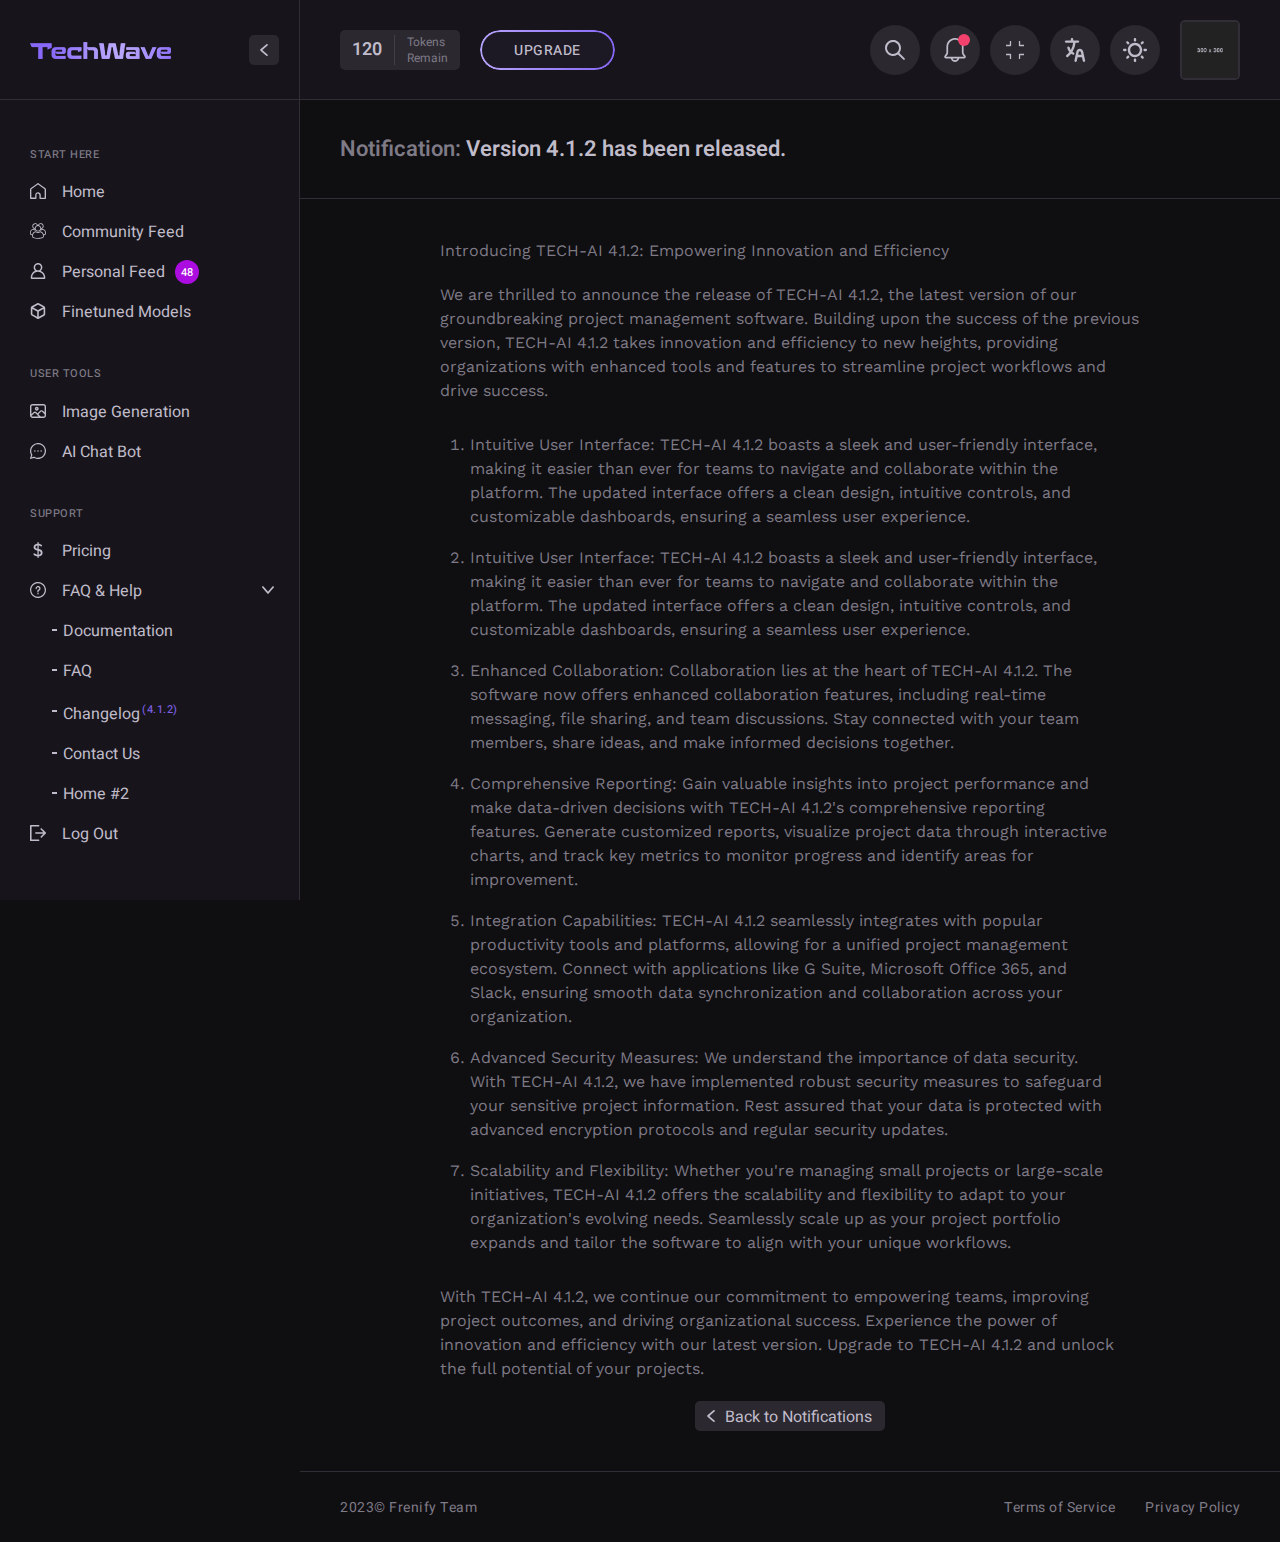
<file: notification-single.html>
<!DOCTYPE html>
<!--[if lt IE 7 ]><html class="ie ie6" lang="en"> <![endif]-->
<!--[if IE 7 ]><html class="ie ie7" lang="en"> <![endif]-->
<!--[if IE 8 ]><html class="ie ie8" lang="en"> <![endif]-->
<!--[if (gte IE 9)|!(IE)]><!--><html lang="en"> <!--<![endif]-->
  
<head>

<meta http-equiv="Content-Type" content="text/html; charset=utf-8" />

<meta name="description" content="TechWave">
<meta name="author" content="Frenify">

<meta name="viewport" content="width=device-width, initial-scale=1, maximum-scale=1">

<title>Notification Single - TechWave</title>


<script>
	if (!localStorage.frenify_skin) {
		localStorage.frenify_skin = 'dark';
	}
	if (!localStorage.frenify_panel) {
		localStorage.frenify_panel = '';
	}
	document.documentElement.setAttribute("data-techwave-skin", localStorage.frenify_skin);
	if(localStorage.frenify_panel !== ''){
		document.documentElement.classList.add(localStorage.frenify_panel);
	}
  	
</script>

<!-- Google Fonts -->
<link rel="preconnect" href="https://fonts.googleapis.com">
<link rel="preconnect" href="https://fonts.gstatic.com" crossorigin>
<link href="https://fonts.googleapis.com/css2?family=Heebo:wght@100;200;300;400;500;600;700;800;900&family=Work+Sans:ital,wght@0,100;0,200;0,300;0,400;0,500;0,600;0,700;0,800;0,900;1,100;1,200;1,300;1,400;1,500;1,600;1,700;1,800;1,900&display=swap" rel="stylesheet">
<!-- !Google Fonts -->

<!-- Styles -->
<link type="text/css" rel="stylesheet" href="css/plugins.css?ver=1.0.0" />
<link type="text/css" rel="stylesheet" href="css/style.css?ver=1.0.0" />
<!--[if lt IE 9]> <script type="text/javascript" src="js/modernizr.custom.js"></script> <![endif]-->
<!-- !Styles -->

</head>

<body>


<!-- Moving Submenu -->
<div class="techwave_fn_fixedsub">
	<ul></ul>
</div>
<!-- !Moving Submenu -->

<!-- Preloader -->
<div class="techwave_fn_preloader">
	<svg>
		<circle class="first_circle" cx="50%" cy="50%" r="110"></circle>
		<circle class="second_circle" cx="50%" cy="50%" r="110"></circle>
	</svg>
</div>
<!-- !Preloader -->

<!-- Report -->
<div class="techwave_fn_report">
	<a href="#" class="fn__closer fn__icon_button">
		<img src="svg/close.svg" alt="" class="fn__svg">
	</a>
	<div class="report__closer"></div>
	<div class="report__content">
		<h3 class="title">Report Item</h3>
		<h3 class="subtitle">What is the main reason for your report?</h3>
		<input class="reason_field" type="text" placeholder="Type here...">
		<div class="btns">
			<a href="#" class="report techwave_fn_button">
				<span>Report</span>
			</a>
			<a href="#" class="cancel techwave_fn_button">
				<span>Cancel</span>
			</a>
		</div>
	</div>
</div>
<!-- !Report -->

<!-- Image Lightbox -->
<div class="techwave_fn_img_lightbox">
	
	<!-- top section (of the image lightbox) -->
	<div class="lightbox__top">
		<div class="lightbox__tl">
			<div class="lightbox__tlbar">
				<div class="lightbox__tlbar_left">
					<div class="item item__share fn__icon_options medium_size">
						<a href="#" class="item__btn fn__icon_button">
							<img src="svg/share.svg" alt="" class="fn__svg">
						</a>
						<div class="fn__icon_popup">
							<ul>
								<li><a href="#">Facebook</a></li>
								<li><a href="#">Twitter</a></li>
								<li><a href="#">Instagram</a></li>
								<li><a href="#">Linkedin</a></li>
								<li><a href="#">Pinterest</a></li>
								<li><a href="#" class="fn__copy" data-copied="Copied!">Copy Link</a></li>
							</ul>
						</div>
					</div>
					<div class="item item__download fn__icon_options medium_size">
						<a href="#" class="item__btn fn__icon_button">
							<img src="svg/download.svg" alt="" class="fn__svg">
						</a>
						<div class="fn__icon_popup">
							<ul>
								<li><a href="#">Original Image</a></li>
								<li><a href="#">Creative Upscaled Image</a></li>
								<li><a href="#">HD Upscaled Image</a></li>
							</ul>
						</div>
					</div>
					<div class="item item__more fn__icon_options medium_size">
						<a href="#" class="item__btn fn__icon_button">
							<span class="dots"></span>
						</a>
						<div class="fn__icon_popup">
							<ul>
								<li><a href="#">Remove Background</a></li>
								<li><a href="#">Creative Upscale</a></li>
								<li><a href="#">Alternative Upscale</a></li>
								<li class="high_priorety"><a href="#" class="fn__report">Report Image</a></li>
							</ul>
						</div>
					</div>
				</div>
				<div class="lightbox__tlbar_center">
					<a href="#" class="img_nav nav_prev">
						<img src="svg/arrow.svg" alt="" class="fn__svg">
					</a>
					<a href="#" class="img_nav nav_next">
						<img src="svg/arrow.svg" alt="" class="fn__svg">
					</a>
				</div>
				<div class="lightbox__tlbar_right">
					<a href="#" class="fn__like" data-id="2">
						<span class="count">343</span>
						<img src="svg/like.svg" alt="" class="fn__svg empty__like">
						<img src="svg/like-full.svg" alt="" class="fn__svg full__like">
					</a>
				</div>
			</div>
			<div class="lightbox__tlimg">
				<img src="img/gallery/main.jpg" alt="">
			</div>
		</div>
		<div class="lightbox__tr">
			<div class="user__profile">
				<a class="profile_link" href="user-profile.html">
					<img src="img/user/user.jpg" alt="">
					<h2 class="user_name">LuckyLee</h2>
				</a>
				<a class="fn__follow" href="#" data-follow-text="Follow" data-unfollow-text="Unfollow">
					<span class="text">Follow</span>
				</a>
				<a href="#" class="fn__closer fn__icon_button">
					<img src="svg/close.svg" alt="" class="fn__svg">
				</a>
			</div>
			<div class="item__details">
				<div class="fn__model">
					<div class="model_img">
						<img src="img/user/user.jpg" alt="">
					</div>
					<div class="model_info">
						<h4 class="model_subtitle">Model</h4>
						<h3 class="model_title">ArtShaper v3</h3>
					</div>
					<a href="image-generation.html" class="fn__icon_button">
						<img src="svg/arrow.svg" alt="" class="fn__svg">
					</a>
				</div>
				
				<div class="fn__prompt_details">
					<div class="prompt__header">
						<div class="prompt__text">Prompt Details</div>
						<div class="prompt__options">
							<a href="#" class="fn__icon_button">
								<span class="dots"></span>
							</a>
							<div class="prompt__popup">
								<ul>
									<li><a href="#">Remix</a></li>
									<li><a href="#">Image to Image</a></li>
									<li><a href="#" class="fn__copy" data-copied="Copied!" data-text="Realistic painting, photorealistic masterpiece detailing, professional photography, natural lighting, volumetric lighting maximalist photoillustration: 8k resolution concept art intricately detailed, complex, elegant, expansive">Copy Prompt</a></li>
								</ul>
							</div>
						</div>
					</div>
					<div class="prompt__content">
						<p>Realistic painting, photorealistic masterpiece detailing, professional photography, natural lighting, volumetric lighting maximalist photoillustration: 8k resolution concept art intricately detailed, complex, elegant, expansive</p>
					</div>
				</div>
				
				<div class="techwave_fn_accordion small" data-type="accordion"> <!-- data-type values: accordion, toggle -->
					<div class="acc__item">
						<div class="acc__header">
							<h2 class="acc__title">Negative Prompt</h2>
							<div class="acc__icon"></div>
						</div>
						<div class="acc__content">
							<p>TECH-AI is an AI-powered content production suite that empowers creators with a powerful, customisable, and user-friendly platform for bringing their ideas to life.</p>
							<p>With a focus on granular control at every step of content creation, we put creators at the centre of the creative process by offering granular control at every stage of generation, ensuring that AI enhances, rather than replaces, human creative potential.</p>
							<p>Our custom back-end delivers advancements in model fine tuning, prompt adherence, training and inference speed, and multi-image prompting functionality. We also address common issues around image degradation and have implemented a custom upscaling, with much more on the way!</p>
						</div>
					</div>
				</div>
				
			</div>
				
			<div class="fn__details_list">
				<ul>
					<li>
						<div class="sub_title">Created</div>
						<div class="title">April 05, 2023</div>
					</li>
					<li>
						<div class="sub_title">Resolution</div>
						<div class="title">768 x 1024px</div>
					</li>
					<li>
						<div class="sub_title">Sampler</div>
						<div class="title">Tech-AI-Frenify</div>
					</li>
					<li>
						<div class="sub_title">Step Count</div>
						<div class="title">30</div>
					</li>
					<li>
						<div class="sub_title">Base Model</div>
						<div class="title">Frenify v2.0</div>
					</li>
					<li>
						<div class="sub_title">High Contrast</div>
						<div class="title">Off</div>
					</li>
					<li>
						<div class="sub_title">Magic Prompt</div>
						<div class="title">On</div>
					</li>
				</ul>
			</div>
				
		</div>
	</div>
	<!-- !top section (of the image lightbox) -->
	
	<!-- related section (of the image lightbox) -->
	<div class="lightbox__related">
	
		<div class="fn__title_holder">
			<h2 class="title">Related Images</h2>
		</div>
		
		<div class="fn__grid_items">
			<ul>
				<li>
					<a href="#" data-id="1"><img src="img/related/1.jpg" alt=""></a>
				</li>
				<li>
					<a href="#" data-id="2"><img src="img/related/2.jpg" alt=""></a>
				</li>
				<li>
					<a href="#" data-id="3"><img src="img/related/3.jpg" alt=""></a>
				</li>
				<li>
					<a href="#" data-id="4"><img src="img/related/4.jpg" alt=""></a>
				</li>
				<li>
					<a href="#" data-id="5"><img src="img/related/5.jpg" alt=""></a>
				</li>
				<li>
					<a href="#" data-id="6"><img src="img/related/6.jpg" alt=""></a>
				</li>
				<li>
					<a href="#" data-id="7"><img src="img/related/7.jpg" alt=""></a>
				</li>
				<li>
					<a href="#" data-id="8"><img src="img/related/8.jpg" alt=""></a>
				</li>
				<li>
					<a href="#" data-id="9"><img src="img/related/9.jpg" alt=""></a>
				</li>
				<li>
					<a href="#" data-id="10"><img src="img/related/10.jpg" alt=""></a>
				</li>
				<li>
					<a href="#" data-id="11"><img src="img/related/11.jpg" alt=""></a>
				</li>
				<li>
					<a href="#" data-id="12"><img src="img/related/12.jpg" alt=""></a>
				</li>
			</ul>
		</div>
		
	</div>
	<!-- !related section (of the image lightbox) -->
	
</div>
<!-- !Image Lightbox -->


<!-- MAIN WRAPPER -->
<div class="techwave_fn_wrapper">
	<div class="techwave_fn_wrap">
	
	
		<!-- Searchbar -->
		<div class="techwave_fn_searchbar">
			<div class="search__bar">
				<input class="search__input" type="text" placeholder="Search here...">
				<img src="svg/search.svg" alt="" class="fn__svg search__icon">
				<a class="search__closer" href="#"><img src="svg/close.svg" alt="" class="fn__svg"></a>
			</div>
			<div class="search__results">
				<!-- Results will come here (via ajax after the integration you made after purchase as it doesn't work in HTML) -->
				<div class="results__title">Results</div>
				<div class="results__list">
					<ul>
						<li><a href="#">Artificial Intelligence</a></li>
						<li><a href="#">Learn about the impact of AI on the financial industry</a></li>
						<li><a href="#">Delve into the realm of AI-driven manufacturing</a></li>
						<li><a href="#">Understand the ethical implications surrounding AI</a></li>
					</ul>
				</div>
			</div>
		</div>
		<!-- !Searchbar -->
		
		<!-- HEADER -->
		<header class="techwave_fn_header">
		
			<!-- Header left: token information -->
			<div class="header__left">
				<div class="fn__token_info">
					<span class="token_summary">
						<span class="count">120</span>
						<span class="text">Tokens<br>Remain</span>
					</span>
					<a href="pricing.html" class="token_upgrade techwave_fn_button"><span>Upgrade</span></a>
					<div class="token__popup">
						Resets in <span>19 hours.</span><br>
						Daily limit is <span>200 tokens</span>
					</div>
				</div>
			</div>
			<!-- /Header left: token information -->
			
			
			<!-- Header right: navigation bar -->
			<div class="header__right">
				<div class="fn__nav_bar">
					
					<!-- Search (bar item) -->
					<div class="bar__item bar__item_search">
						<a href="#" class="item_opener">
							<img src="svg/search.svg" alt="" class="fn__svg">
						</a>
						<div class="item_popup">
							<input type="text" placeholder="Search">
						</div>
					</div>
					<!-- !Search (bar item) -->
					
					<!-- Notification (bar item) -->
					<div class="bar__item bar__item_notification has_notification">
						<a href="#" class="item_opener">
							<img src="svg/bell.svg" alt="" class="fn__svg">
						</a>
						<div class="item_popup">
							<div class="ntfc_header">
								<h2 class="ntfc_title">Notifications</h2>
								<a href="notifications.html">View All</a>
							</div>
							<div class="ntfc_list">
								<ul>
									<li>
										<p><a href="notification-single.html">Version 4.1.2 has been launched</a></p>
										<span>34 Min Ago</span>
									</li>
									<li>
										<p><a href="notification-single.html">Video Generation has been released</a></p>
										<span>12 Apr</span>
									</li>
									<li>
										<p><a href="notification-single.html">Terms has been updated</a></p>
										<span>12 Apr</span>
									</li>
								</ul>
							</div>
						</div>
					</div>
					<!-- !Notification (bar item) -->
					
					<!-- Full Screen (bar item) -->
					<div class="bar__item bar__item_fullscreen">
						<a href="#" class="item_opener">
							<img src="svg/fullscreen.svg" alt="" class="fn__svg f_screen">
							<img src="svg/smallscreen.svg" alt="" class="fn__svg s_screen">
						</a>
					</div>
					<!-- !Full Screen (bar item) -->
					
					<!-- Language (bar item) -->
					<div class="bar__item bar__item_language">
						<a href="#" class="item_opener">
							<img src="svg/language.svg" alt="" class="fn__svg">
						</a>
						<div class="item_popup">
							<ul>
								<li>
									<span class="active">English</span>
								</li>
								<li>
									<a href="#">Spanish</a>
								</li>
								<li>
									<a href="#">French</a>
								</li>
							</ul>
						</div>
					</div>
					<!-- !Language (bar item) -->
					
					<!-- Site Skin (bar item) -->
					<div class="bar__item bar__item_skin">
						<a href="#" class="item_opener">
							<img src="svg/sun.svg" alt="" class="fn__svg light_mode">
							<img src="svg/moon.svg" alt="" class="fn__svg dark_mode">
						</a>
					</div>
					<!-- !Site Skin (bar item) -->
					
					<!-- User (bar item) -->
					<div class="bar__item bar__item_user">
						<a href="#" class="user_opener">
							<img src="img/user/user.jpg" alt="">
						</a>
						<div class="item_popup">
							<div class="user_profile">
								<div class="user_img">
									<img src="img/user/user.jpg" alt="">
								</div>
								<div class="user_info">
									<h2 class="user_name">Caden Smith<span>Free</span></h2>
									<p><a href="mailto:cadmail@gmail.com" class="user_email">cadmail@gmail.com</a></p>
								</div>
							</div>
							<div class="user_nav">
								<ul>
									<li>
										<a href="user-profile.html">
											<span class="icon"><img src="svg/person.svg" alt="" class="fn__svg"></span>
											<span class="text">Profile</span>
										</a>
									</li>
									<li>
										<a href="user-settings.html">
											<span class="icon"><img src="svg/setting.svg" alt="" class="fn__svg"></span>
											<span class="text">Settings</span>
										</a>
									</li>
									<li>
										<a href="user-billing.html">
											<span class="icon"><img src="svg/billing.svg" alt="" class="fn__svg"></span>
											<span class="text">Billing</span>
										</a>
									</li>
									<li>
										<a href="sign-in.html">
											<span class="icon"><img src="svg/logout.svg" alt="" class="fn__svg"></span>
											<span class="text">Log Out</span>
										</a>
									</li>
								</ul>
							</div>
						</div>
					</div>
					<!-- !User (bar item) -->
					
					
				</div>
			</div>
			<!-- !Header right: navigation bar -->
			
		</header>
		<!-- !HEADER -->
		
		
		<!-- LEFT PANEL -->
		<div class="techwave_fn_leftpanel">
			
			<div class="mobile_extra_closer"></div>
			
			<!-- logo (left panel) -->
			<div class="leftpanel_logo">
				<a href="index.html" class="fn_logo">
					<span class="full_logo">
						<img src="img/logo-desktop-full.png" alt="" class="desktop_logo">
						<img src="img/logo-retina-full.png" alt="" class="retina_logo">
					</span>
					<span class="short_logo">
						<img src="img/logo-desktop-mini.png" alt="" class="desktop_logo">
						<img src="img/logo-retina-mini.png" alt="" class="retina_logo">
					</span>
				</a>
				<a href="#" class="fn__closer fn__icon_button desktop_closer">
					<img src="svg/arrow.svg" alt="" class="fn__svg">
				</a>
				<a href="#" class="fn__closer fn__icon_button mobile_closer">
					<img src="svg/arrow.svg" alt="" class="fn__svg">
				</a>
			</div>
			<!-- !logo (left panel) -->
			
			<!-- content (left panel) -->
			<div class="leftpanel_content">
			
				<!-- #1 navigation group -->
				<div class="nav_group">
					<h2 class="group__title">Start Here</h2>
					<ul class="group__list">
						<li>
							<a href="index.html" class="fn__tooltip menu__item" data-position="right" title="Home">
								<span class="icon"><img src="svg/home.svg" alt="" class="fn__svg"></span>
								<span class="text">Home</span>
							</a>
						</li>
						<li>
							<a href="community-feed.html" class="fn__tooltip menu__item" data-position="right" title="Community Feed">
								<span class="icon"><img src="svg/community.svg" alt="" class="fn__svg"></span>
								<span class="text">Community Feed</span>
							</a>
						</li>
						<li>
							<a href="personal-feed.html" class="fn__tooltip menu__item" data-position="right" title="Personal Feed">
								<span class="icon"><img src="svg/person.svg" alt="" class="fn__svg"></span>
								<span class="text">Personal Feed<span class="count">48</span></span>
							</a>
						</li>
						<li>
							<a href="models.html" class="fn__tooltip menu__item" data-position="right" title="Finetuned Models">
								<span class="icon"><img src="svg/cube.svg" alt="" class="fn__svg"></span>
								<span class="text">Finetuned Models</span>
							</a>
						</li>
					</ul>
				</div>
				<!-- !#1 navigation group -->
			
				<!-- #2 navigation group -->
				<div class="nav_group">
					<h2 class="group__title">User Tools</h2>
					<ul class="group__list">
						<li>
							<a href="image-generation.html" class="fn__tooltip menu__item" data-position="right" title="Image Generation">
								<span class="icon"><img src="svg/image.svg" alt="" class="fn__svg"></span>
								<span class="text">Image Generation</span>
							</a>
						</li>
						<li>
							<a href="ai-chat-bot.html" class="fn__tooltip menu__item" data-position="right" title="AI Chat Bot">
								<span class="icon"><img src="svg/chat.svg" alt="" class="fn__svg"></span>
								<span class="text">AI Chat Bot</span>
							</a>
						</li>
					</ul>
				</div>
				<!-- !#2 navigation group -->
			
				<!-- #3 navigation group -->
				<div class="nav_group">
					<h2 class="group__title">Support</h2>
					<ul class="group__list">
						<li>
							<a href="pricing.html" class="fn__tooltip menu__item" data-position="right" title="Pricing">
								<span class="icon"><img src="svg/dollar.svg" alt="" class="fn__svg"></span>
								<span class="text">Pricing</span>
							</a>
						</li>
						<li class="menu-item-has-children">
							<a href="video-generation.html" class="fn__tooltip menu__item" title="FAQ &amp; Help" data-position="right">
								<span class="icon"><img src="svg/question.svg" alt="" class="fn__svg"></span>
								<span class="text">FAQ &amp; Help</span>
								<span class="trigger"><img src="svg/arrow.svg" alt="" class="fn__svg"></span>
							</a>
							<ul class="sub-menu">
								<li>
									<a href="documentation.html"><span class="text">Documentation</span></a>
								</li>
								<li>
									<a href="faq.html"><span class="text">FAQ</span></a>
								</li>
								<li>
									<a href="changelog.html"><span class="text">Changelog<span class="fn__sup">(4.1.2)</span></span></a>
								</li>
								<li>
									<a href="contact.html"><span class="text">Contact Us</span></a>
								</li>
								<li>
									<a href="index-2.html"><span class="text">Home #2</span></a>
								</li>
							</ul>
						</li>
						<li>
							<a href="sign-in.html" class="fn__tooltip menu__item" data-position="right" title="Log Out">
								<span class="icon"><img src="svg/logout.svg" alt="" class="fn__svg"></span>
								<span class="text">Log Out</span>
							</a>
						</li>
					</ul>
				</div>
				<!-- !#3 navigation group -->
				
				
			</div>
			<!-- !content (left panel) -->
			
		</div>
		<!-- !LEFT PANEL -->
		
		
		<!-- CONTENT -->
		<div class="techwave_fn_content">
		
			<!-- PAGE (all pages go inside this div) -->
			<div class="techwave_fn_page">
				
				<!-- Notification Single Page -->
				<div class="techwave_fn_notification_single_page">
					
					<!-- Page Title -->
					<div class="techwave_fn_pagetitle">
						<h2 class="title"><span>Notification:</span> Version 4.1.2 has been released.</h2>
					</div>
					<!-- !Page Title -->
					
					<div class="techwave_fn_notification_single_content">
						<div class="container small">
							
							<p>Introducing TECH-AI 4.1.2: Empowering Innovation and Efficiency</p>
							<p>We are thrilled to announce the release of TECH-AI 4.1.2, the latest version of our groundbreaking project management software. Building upon the success of the previous version, TECH-AI 4.1.2 takes innovation and efficiency to new heights, providing organizations with enhanced tools and features to streamline project workflows and drive success.</p>
							<ol>
								<li>Intuitive User Interface: TECH-AI 4.1.2 boasts a sleek and user-friendly interface, making it easier than ever for teams to navigate and collaborate within the platform. The updated interface offers a clean design, intuitive controls, and customizable dashboards, ensuring a seamless user experience.</li>
								<li>Intuitive User Interface: TECH-AI 4.1.2 boasts a sleek and user-friendly interface, making it easier than ever for teams to navigate and collaborate within the platform. The updated interface offers a clean design, intuitive controls, and customizable dashboards, ensuring a seamless user experience.</li>
								<li>Enhanced Collaboration: Collaboration lies at the heart of TECH-AI 4.1.2. The software now offers enhanced collaboration features, including real-time messaging, file sharing, and team discussions. Stay connected with your team members, share ideas, and make informed decisions together.</li>
								<li>Comprehensive Reporting: Gain valuable insights into project performance and make data-driven decisions with TECH-AI 4.1.2's comprehensive reporting features. Generate customized reports, visualize project data through interactive charts, and track key metrics to monitor progress and identify areas for improvement.</li>
								<li>Integration Capabilities: TECH-AI 4.1.2 seamlessly integrates with popular productivity tools and platforms, allowing for a unified project management ecosystem. Connect with applications like G Suite, Microsoft Office 365, and Slack, ensuring smooth data synchronization and collaboration across your organization.</li>
								<li>Advanced Security Measures: We understand the importance of data security. With TECH-AI 4.1.2, we have implemented robust security measures to safeguard your sensitive project information. Rest assured that your data is protected with advanced encryption protocols and regular security updates.</li>
								<li>Scalability and Flexibility: Whether you're managing small projects or large-scale initiatives, TECH-AI 4.1.2 offers the scalability and flexibility to adapt to your organization's evolving needs. Seamlessly scale up as your project portfolio expands and tailor the software to align with your unique workflows.</li>
							</ol>
							<p>With TECH-AI 4.1.2, we continue our commitment to empowering teams, improving project outcomes, and driving organizational success. Experience the power of innovation and efficiency with our latest version. Upgrade to TECH-AI 4.1.2 and unlock the full potential of your projects.</p>
							<div class="fn__backto">
								<a href="notifications.html">
									<img src="svg/arrow.svg" alt="" class="fn__svg">
									<span class="text">Back to Notifications</span>
								</a>
							</div>
						</div>	
					</div>
							

					
				</div>
				<!-- !Notification Single Page -->
				
			</div>
			<!-- !PAGE (all pages go inside this div) -->
			
			
			<!-- FOOTER (inside the content) -->
			<footer class="techwave_fn_footer">
				<div class="techwave_fn_footer_content">
					<div class="copyright">
						<p>2023© Frenify Team</p>
					</div>
					<div class="menu_items">
						<ul>
							<li><a href="terms.html">Terms of Service</a></li>
							<li><a href="privacy.html">Privacy Policy</a></li>
						</ul>
					</div>
				</div>
			</footer>
			<!-- !FOOTER (inside the content) -->
			
		</div>
		<!-- !CONTENT -->
		
		
	</div>
</div>
<!-- !MAIN WRAPPER -->



<!-- Scripts -->
<script type="text/javascript" src="js/jquery.js?ver=1.0.0"></script>
<script type="text/javascript" src="js/plugins.js?ver=1.0.0"></script>
<!--[if lt IE 10]> <script type="text/javascript" src="js/ie8.js"></script> <![endif]-->
<script type="text/javascript" src="js/init.js?ver=1.0.0"></script>
<!-- !Scripts -->

</body>
</html>
</file>
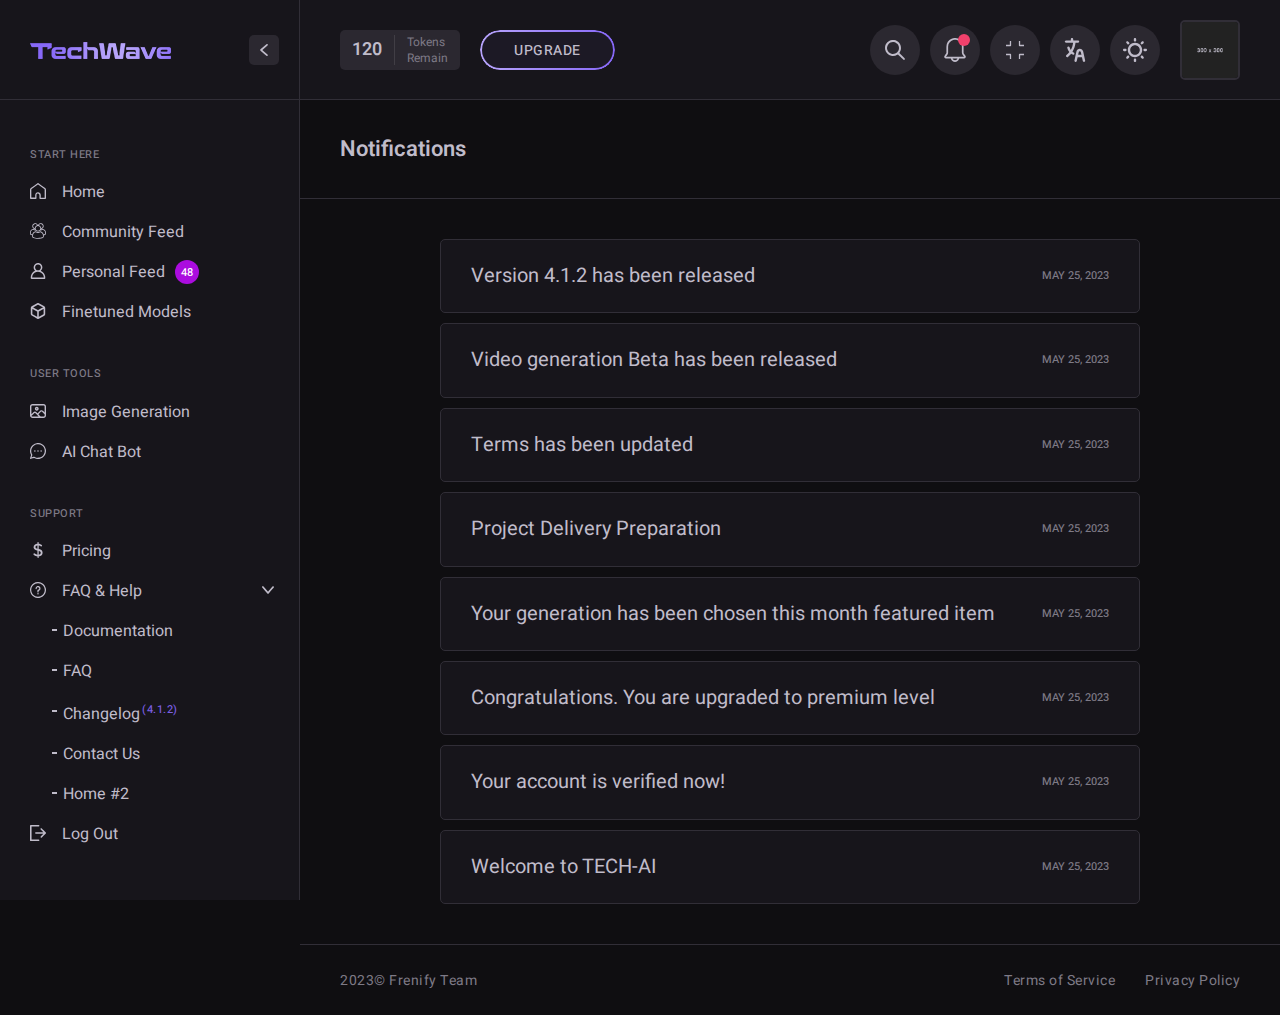
<file: notifications.html>
<!DOCTYPE html>
<!--[if lt IE 7 ]><html class="ie ie6" lang="en"> <![endif]-->
<!--[if IE 7 ]><html class="ie ie7" lang="en"> <![endif]-->
<!--[if IE 8 ]><html class="ie ie8" lang="en"> <![endif]-->
<!--[if (gte IE 9)|!(IE)]><!--><html lang="en"> <!--<![endif]-->
  
<head>

<meta http-equiv="Content-Type" content="text/html; charset=utf-8" />

<meta name="description" content="TechWave">
<meta name="author" content="Frenify">

<meta name="viewport" content="width=device-width, initial-scale=1, maximum-scale=1">

<title>Notifications - TechWave</title>


<script>
	if (!localStorage.frenify_skin) {
		localStorage.frenify_skin = 'dark';
	}
	if (!localStorage.frenify_panel) {
		localStorage.frenify_panel = '';
	}
	document.documentElement.setAttribute("data-techwave-skin", localStorage.frenify_skin);
	if(localStorage.frenify_panel !== ''){
		document.documentElement.classList.add(localStorage.frenify_panel);
	}
  	
</script>

<!-- Google Fonts -->
<link rel="preconnect" href="https://fonts.googleapis.com">
<link rel="preconnect" href="https://fonts.gstatic.com" crossorigin>
<link href="https://fonts.googleapis.com/css2?family=Heebo:wght@100;200;300;400;500;600;700;800;900&family=Work+Sans:ital,wght@0,100;0,200;0,300;0,400;0,500;0,600;0,700;0,800;0,900;1,100;1,200;1,300;1,400;1,500;1,600;1,700;1,800;1,900&display=swap" rel="stylesheet">
<!-- !Google Fonts -->

<!-- Styles -->
<link type="text/css" rel="stylesheet" href="css/plugins.css?ver=1.0.0" />
<link type="text/css" rel="stylesheet" href="css/style.css?ver=1.0.0" />
<!--[if lt IE 9]> <script type="text/javascript" src="js/modernizr.custom.js"></script> <![endif]-->
<!-- !Styles -->

</head>

<body>


<!-- Moving Submenu -->
<div class="techwave_fn_fixedsub">
	<ul></ul>
</div>
<!-- !Moving Submenu -->

<!-- Preloader -->
<div class="techwave_fn_preloader">
	<svg>
		<circle class="first_circle" cx="50%" cy="50%" r="110"></circle>
		<circle class="second_circle" cx="50%" cy="50%" r="110"></circle>
	</svg>
</div>
<!-- !Preloader -->

<!-- Report -->
<div class="techwave_fn_report">
	<a href="#" class="fn__closer fn__icon_button">
		<img src="svg/close.svg" alt="" class="fn__svg">
	</a>
	<div class="report__closer"></div>
	<div class="report__content">
		<h3 class="title">Report Item</h3>
		<h3 class="subtitle">What is the main reason for your report?</h3>
		<input class="reason_field" type="text" placeholder="Type here...">
		<div class="btns">
			<a href="#" class="report techwave_fn_button">
				<span>Report</span>
			</a>
			<a href="#" class="cancel techwave_fn_button">
				<span>Cancel</span>
			</a>
		</div>
	</div>
</div>
<!-- !Report -->

<!-- Image Lightbox -->
<div class="techwave_fn_img_lightbox">
	
	<!-- top section (of the image lightbox) -->
	<div class="lightbox__top">
		<div class="lightbox__tl">
			<div class="lightbox__tlbar">
				<div class="lightbox__tlbar_left">
					<div class="item item__share fn__icon_options medium_size">
						<a href="#" class="item__btn fn__icon_button">
							<img src="svg/share.svg" alt="" class="fn__svg">
						</a>
						<div class="fn__icon_popup">
							<ul>
								<li><a href="#">Facebook</a></li>
								<li><a href="#">Twitter</a></li>
								<li><a href="#">Instagram</a></li>
								<li><a href="#">Linkedin</a></li>
								<li><a href="#">Pinterest</a></li>
								<li><a href="#" class="fn__copy" data-copied="Copied!">Copy Link</a></li>
							</ul>
						</div>
					</div>
					<div class="item item__download fn__icon_options medium_size">
						<a href="#" class="item__btn fn__icon_button">
							<img src="svg/download.svg" alt="" class="fn__svg">
						</a>
						<div class="fn__icon_popup">
							<ul>
								<li><a href="#">Original Image</a></li>
								<li><a href="#">Creative Upscaled Image</a></li>
								<li><a href="#">HD Upscaled Image</a></li>
							</ul>
						</div>
					</div>
					<div class="item item__more fn__icon_options medium_size">
						<a href="#" class="item__btn fn__icon_button">
							<span class="dots"></span>
						</a>
						<div class="fn__icon_popup">
							<ul>
								<li><a href="#">Remove Background</a></li>
								<li><a href="#">Creative Upscale</a></li>
								<li><a href="#">Alternative Upscale</a></li>
								<li class="high_priorety"><a href="#" class="fn__report">Report Image</a></li>
							</ul>
						</div>
					</div>
				</div>
				<div class="lightbox__tlbar_center">
					<a href="#" class="img_nav nav_prev">
						<img src="svg/arrow.svg" alt="" class="fn__svg">
					</a>
					<a href="#" class="img_nav nav_next">
						<img src="svg/arrow.svg" alt="" class="fn__svg">
					</a>
				</div>
				<div class="lightbox__tlbar_right">
					<a href="#" class="fn__like" data-id="2">
						<span class="count">343</span>
						<img src="svg/like.svg" alt="" class="fn__svg empty__like">
						<img src="svg/like-full.svg" alt="" class="fn__svg full__like">
					</a>
				</div>
			</div>
			<div class="lightbox__tlimg">
				<img src="img/gallery/main.jpg" alt="">
			</div>
		</div>
		<div class="lightbox__tr">
			<div class="user__profile">
				<a class="profile_link" href="user-profile.html">
					<img src="img/user/user.jpg" alt="">
					<h2 class="user_name">LuckyLee</h2>
				</a>
				<a class="fn__follow" href="#" data-follow-text="Follow" data-unfollow-text="Unfollow">
					<span class="text">Follow</span>
				</a>
				<a href="#" class="fn__closer fn__icon_button">
					<img src="svg/close.svg" alt="" class="fn__svg">
				</a>
			</div>
			<div class="item__details">
				<div class="fn__model">
					<div class="model_img">
						<img src="img/user/user.jpg" alt="">
					</div>
					<div class="model_info">
						<h4 class="model_subtitle">Model</h4>
						<h3 class="model_title">ArtShaper v3</h3>
					</div>
					<a href="image-generation.html" class="fn__icon_button">
						<img src="svg/arrow.svg" alt="" class="fn__svg">
					</a>
				</div>
				
				<div class="fn__prompt_details">
					<div class="prompt__header">
						<div class="prompt__text">Prompt Details</div>
						<div class="prompt__options">
							<a href="#" class="fn__icon_button">
								<span class="dots"></span>
							</a>
							<div class="prompt__popup">
								<ul>
									<li><a href="#">Remix</a></li>
									<li><a href="#">Image to Image</a></li>
									<li><a href="#" class="fn__copy" data-copied="Copied!" data-text="Realistic painting, photorealistic masterpiece detailing, professional photography, natural lighting, volumetric lighting maximalist photoillustration: 8k resolution concept art intricately detailed, complex, elegant, expansive">Copy Prompt</a></li>
								</ul>
							</div>
						</div>
					</div>
					<div class="prompt__content">
						<p>Realistic painting, photorealistic masterpiece detailing, professional photography, natural lighting, volumetric lighting maximalist photoillustration: 8k resolution concept art intricately detailed, complex, elegant, expansive</p>
					</div>
				</div>
				
				<div class="techwave_fn_accordion small" data-type="accordion"> <!-- data-type values: accordion, toggle -->
					<div class="acc__item">
						<div class="acc__header">
							<h2 class="acc__title">Negative Prompt</h2>
							<div class="acc__icon"></div>
						</div>
						<div class="acc__content">
							<p>TECH-AI is an AI-powered content production suite that empowers creators with a powerful, customisable, and user-friendly platform for bringing their ideas to life.</p>
							<p>With a focus on granular control at every step of content creation, we put creators at the centre of the creative process by offering granular control at every stage of generation, ensuring that AI enhances, rather than replaces, human creative potential.</p>
							<p>Our custom back-end delivers advancements in model fine tuning, prompt adherence, training and inference speed, and multi-image prompting functionality. We also address common issues around image degradation and have implemented a custom upscaling, with much more on the way!</p>
						</div>
					</div>
				</div>
				
			</div>
				
			<div class="fn__details_list">
				<ul>
					<li>
						<div class="sub_title">Created</div>
						<div class="title">April 05, 2023</div>
					</li>
					<li>
						<div class="sub_title">Resolution</div>
						<div class="title">768 x 1024px</div>
					</li>
					<li>
						<div class="sub_title">Sampler</div>
						<div class="title">Tech-AI-Frenify</div>
					</li>
					<li>
						<div class="sub_title">Step Count</div>
						<div class="title">30</div>
					</li>
					<li>
						<div class="sub_title">Base Model</div>
						<div class="title">Frenify v2.0</div>
					</li>
					<li>
						<div class="sub_title">High Contrast</div>
						<div class="title">Off</div>
					</li>
					<li>
						<div class="sub_title">Magic Prompt</div>
						<div class="title">On</div>
					</li>
				</ul>
			</div>
				
		</div>
	</div>
	<!-- !top section (of the image lightbox) -->
	
	<!-- related section (of the image lightbox) -->
	<div class="lightbox__related">
	
		<div class="fn__title_holder">
			<h2 class="title">Related Images</h2>
		</div>
		
		<div class="fn__grid_items">
			<ul>
				<li>
					<a href="#" data-id="1"><img src="img/related/1.jpg" alt=""></a>
				</li>
				<li>
					<a href="#" data-id="2"><img src="img/related/2.jpg" alt=""></a>
				</li>
				<li>
					<a href="#" data-id="3"><img src="img/related/3.jpg" alt=""></a>
				</li>
				<li>
					<a href="#" data-id="4"><img src="img/related/4.jpg" alt=""></a>
				</li>
				<li>
					<a href="#" data-id="5"><img src="img/related/5.jpg" alt=""></a>
				</li>
				<li>
					<a href="#" data-id="6"><img src="img/related/6.jpg" alt=""></a>
				</li>
				<li>
					<a href="#" data-id="7"><img src="img/related/7.jpg" alt=""></a>
				</li>
				<li>
					<a href="#" data-id="8"><img src="img/related/8.jpg" alt=""></a>
				</li>
				<li>
					<a href="#" data-id="9"><img src="img/related/9.jpg" alt=""></a>
				</li>
				<li>
					<a href="#" data-id="10"><img src="img/related/10.jpg" alt=""></a>
				</li>
				<li>
					<a href="#" data-id="11"><img src="img/related/11.jpg" alt=""></a>
				</li>
				<li>
					<a href="#" data-id="12"><img src="img/related/12.jpg" alt=""></a>
				</li>
			</ul>
		</div>
		
	</div>
	<!-- !related section (of the image lightbox) -->
	
</div>
<!-- !Image Lightbox -->


<!-- MAIN WRAPPER -->
<div class="techwave_fn_wrapper">
	<div class="techwave_fn_wrap">
	
	
		<!-- Searchbar -->
		<div class="techwave_fn_searchbar">
			<div class="search__bar">
				<input class="search__input" type="text" placeholder="Search here...">
				<img src="svg/search.svg" alt="" class="fn__svg search__icon">
				<a class="search__closer" href="#"><img src="svg/close.svg" alt="" class="fn__svg"></a>
			</div>
			<div class="search__results">
				<!-- Results will come here (via ajax after the integration you made after purchase as it doesn't work in HTML) -->
				<div class="results__title">Results</div>
				<div class="results__list">
					<ul>
						<li><a href="#">Artificial Intelligence</a></li>
						<li><a href="#">Learn about the impact of AI on the financial industry</a></li>
						<li><a href="#">Delve into the realm of AI-driven manufacturing</a></li>
						<li><a href="#">Understand the ethical implications surrounding AI</a></li>
					</ul>
				</div>
			</div>
		</div>
		<!-- !Searchbar -->
		
		<!-- HEADER -->
		<header class="techwave_fn_header">
		
			<!-- Header left: token information -->
			<div class="header__left">
				<div class="fn__token_info">
					<span class="token_summary">
						<span class="count">120</span>
						<span class="text">Tokens<br>Remain</span>
					</span>
					<a href="pricing.html" class="token_upgrade techwave_fn_button"><span>Upgrade</span></a>
					<div class="token__popup">
						Resets in <span>19 hours.</span><br>
						Daily limit is <span>200 tokens</span>
					</div>
				</div>
			</div>
			<!-- /Header left: token information -->
			
			
			<!-- Header right: navigation bar -->
			<div class="header__right">
				<div class="fn__nav_bar">
					
					<!-- Search (bar item) -->
					<div class="bar__item bar__item_search">
						<a href="#" class="item_opener">
							<img src="svg/search.svg" alt="" class="fn__svg">
						</a>
						<div class="item_popup">
							<input type="text" placeholder="Search">
						</div>
					</div>
					<!-- !Search (bar item) -->
					
					<!-- Notification (bar item) -->
					<div class="bar__item bar__item_notification has_notification">
						<a href="#" class="item_opener">
							<img src="svg/bell.svg" alt="" class="fn__svg">
						</a>
						<div class="item_popup">
							<div class="ntfc_header">
								<h2 class="ntfc_title">Notifications</h2>
								<a href="notifications.html">View All</a>
							</div>
							<div class="ntfc_list">
								<ul>
									<li>
										<p><a href="notification-single.html">Version 4.1.2 has been launched</a></p>
										<span>34 Min Ago</span>
									</li>
									<li>
										<p><a href="notification-single.html">Video Generation has been released</a></p>
										<span>12 Apr</span>
									</li>
									<li>
										<p><a href="notification-single.html">Terms has been updated</a></p>
										<span>12 Apr</span>
									</li>
								</ul>
							</div>
						</div>
					</div>
					<!-- !Notification (bar item) -->
					
					<!-- Full Screen (bar item) -->
					<div class="bar__item bar__item_fullscreen">
						<a href="#" class="item_opener">
							<img src="svg/fullscreen.svg" alt="" class="fn__svg f_screen">
							<img src="svg/smallscreen.svg" alt="" class="fn__svg s_screen">
						</a>
					</div>
					<!-- !Full Screen (bar item) -->
					
					<!-- Language (bar item) -->
					<div class="bar__item bar__item_language">
						<a href="#" class="item_opener">
							<img src="svg/language.svg" alt="" class="fn__svg">
						</a>
						<div class="item_popup">
							<ul>
								<li>
									<span class="active">English</span>
								</li>
								<li>
									<a href="#">Spanish</a>
								</li>
								<li>
									<a href="#">French</a>
								</li>
							</ul>
						</div>
					</div>
					<!-- !Language (bar item) -->
					
					<!-- Site Skin (bar item) -->
					<div class="bar__item bar__item_skin">
						<a href="#" class="item_opener">
							<img src="svg/sun.svg" alt="" class="fn__svg light_mode">
							<img src="svg/moon.svg" alt="" class="fn__svg dark_mode">
						</a>
					</div>
					<!-- !Site Skin (bar item) -->
					
					<!-- User (bar item) -->
					<div class="bar__item bar__item_user">
						<a href="#" class="user_opener">
							<img src="img/user/user.jpg" alt="">
						</a>
						<div class="item_popup">
							<div class="user_profile">
								<div class="user_img">
									<img src="img/user/user.jpg" alt="">
								</div>
								<div class="user_info">
									<h2 class="user_name">Caden Smith<span>Free</span></h2>
									<p><a href="mailto:cadmail@gmail.com" class="user_email">cadmail@gmail.com</a></p>
								</div>
							</div>
							<div class="user_nav">
								<ul>
									<li>
										<a href="user-profile.html">
											<span class="icon"><img src="svg/person.svg" alt="" class="fn__svg"></span>
											<span class="text">Profile</span>
										</a>
									</li>
									<li>
										<a href="user-settings.html">
											<span class="icon"><img src="svg/setting.svg" alt="" class="fn__svg"></span>
											<span class="text">Settings</span>
										</a>
									</li>
									<li>
										<a href="user-billing.html">
											<span class="icon"><img src="svg/billing.svg" alt="" class="fn__svg"></span>
											<span class="text">Billing</span>
										</a>
									</li>
									<li>
										<a href="sign-in.html">
											<span class="icon"><img src="svg/logout.svg" alt="" class="fn__svg"></span>
											<span class="text">Log Out</span>
										</a>
									</li>
								</ul>
							</div>
						</div>
					</div>
					<!-- !User (bar item) -->
					
					
				</div>
			</div>
			<!-- !Header right: navigation bar -->
			
		</header>
		<!-- !HEADER -->
		
		
		<!-- LEFT PANEL -->
		<div class="techwave_fn_leftpanel">
			
			<div class="mobile_extra_closer"></div>
			
			<!-- logo (left panel) -->
			<div class="leftpanel_logo">
				<a href="index.html" class="fn_logo">
					<span class="full_logo">
						<img src="img/logo-desktop-full.png" alt="" class="desktop_logo">
						<img src="img/logo-retina-full.png" alt="" class="retina_logo">
					</span>
					<span class="short_logo">
						<img src="img/logo-desktop-mini.png" alt="" class="desktop_logo">
						<img src="img/logo-retina-mini.png" alt="" class="retina_logo">
					</span>
				</a>
				<a href="#" class="fn__closer fn__icon_button desktop_closer">
					<img src="svg/arrow.svg" alt="" class="fn__svg">
				</a>
				<a href="#" class="fn__closer fn__icon_button mobile_closer">
					<img src="svg/arrow.svg" alt="" class="fn__svg">
				</a>
			</div>
			<!-- !logo (left panel) -->
			
			<!-- content (left panel) -->
			<div class="leftpanel_content">
			
				<!-- #1 navigation group -->
				<div class="nav_group">
					<h2 class="group__title">Start Here</h2>
					<ul class="group__list">
						<li>
							<a href="index.html" class="fn__tooltip menu__item" data-position="right" title="Home">
								<span class="icon"><img src="svg/home.svg" alt="" class="fn__svg"></span>
								<span class="text">Home</span>
							</a>
						</li>
						<li>
							<a href="community-feed.html" class="fn__tooltip menu__item" data-position="right" title="Community Feed">
								<span class="icon"><img src="svg/community.svg" alt="" class="fn__svg"></span>
								<span class="text">Community Feed</span>
							</a>
						</li>
						<li>
							<a href="personal-feed.html" class="fn__tooltip menu__item" data-position="right" title="Personal Feed">
								<span class="icon"><img src="svg/person.svg" alt="" class="fn__svg"></span>
								<span class="text">Personal Feed<span class="count">48</span></span>
							</a>
						</li>
						<li>
							<a href="models.html" class="fn__tooltip menu__item" data-position="right" title="Finetuned Models">
								<span class="icon"><img src="svg/cube.svg" alt="" class="fn__svg"></span>
								<span class="text">Finetuned Models</span>
							</a>
						</li>
					</ul>
				</div>
				<!-- !#1 navigation group -->
			
				<!-- #2 navigation group -->
				<div class="nav_group">
					<h2 class="group__title">User Tools</h2>
					<ul class="group__list">
						<li>
							<a href="image-generation.html" class="fn__tooltip menu__item" data-position="right" title="Image Generation">
								<span class="icon"><img src="svg/image.svg" alt="" class="fn__svg"></span>
								<span class="text">Image Generation</span>
							</a>
						</li>
						<li>
							<a href="ai-chat-bot.html" class="fn__tooltip menu__item" data-position="right" title="AI Chat Bot">
								<span class="icon"><img src="svg/chat.svg" alt="" class="fn__svg"></span>
								<span class="text">AI Chat Bot</span>
							</a>
						</li>
					</ul>
				</div>
				<!-- !#2 navigation group -->
			
				<!-- #3 navigation group -->
				<div class="nav_group">
					<h2 class="group__title">Support</h2>
					<ul class="group__list">
						<li>
							<a href="pricing.html" class="fn__tooltip menu__item" data-position="right" title="Pricing">
								<span class="icon"><img src="svg/dollar.svg" alt="" class="fn__svg"></span>
								<span class="text">Pricing</span>
							</a>
						</li>
						<li class="menu-item-has-children">
							<a href="video-generation.html" class="fn__tooltip menu__item" title="FAQ &amp; Help" data-position="right">
								<span class="icon"><img src="svg/question.svg" alt="" class="fn__svg"></span>
								<span class="text">FAQ &amp; Help</span>
								<span class="trigger"><img src="svg/arrow.svg" alt="" class="fn__svg"></span>
							</a>
							<ul class="sub-menu">
								<li>
									<a href="documentation.html"><span class="text">Documentation</span></a>
								</li>
								<li>
									<a href="faq.html"><span class="text">FAQ</span></a>
								</li>
								<li>
									<a href="changelog.html"><span class="text">Changelog<span class="fn__sup">(4.1.2)</span></span></a>
								</li>
								<li>
									<a href="contact.html"><span class="text">Contact Us</span></a>
								</li>
								<li>
									<a href="index-2.html"><span class="text">Home #2</span></a>
								</li>
							</ul>
						</li>
						<li>
							<a href="sign-in.html" class="fn__tooltip menu__item" data-position="right" title="Log Out">
								<span class="icon"><img src="svg/logout.svg" alt="" class="fn__svg"></span>
								<span class="text">Log Out</span>
							</a>
						</li>
					</ul>
				</div>
				<!-- !#3 navigation group -->
				
				
			</div>
			<!-- !content (left panel) -->
			
		</div>
		<!-- !LEFT PANEL -->
		
		
		<!-- CONTENT -->
		<div class="techwave_fn_content">
		
			<!-- PAGE (all pages go inside this div) -->
			<div class="techwave_fn_page">
				
				<!-- Notifications Page -->
				<div class="techwave_fn_notifications_page">
					
					<!-- Page Title -->
					<div class="techwave_fn_pagetitle">
						<h2 class="title">Notifications</h2>
					</div>
					<!-- !Page Title -->
					
					<div class="techwave_fn_notifications_content">
						<div class="container small">
							
							
							<!-- Notifications List -->
							<div class="techwave_fn_notifications_list">
								<div class="notification__item">
									<a href="notification-single.html" class="fn__full_link"></a>
									<h2 class="item__title">Version 4.1.2 has been released</h2>
									<span class="item__date">May 25, 2023</span>
								</div>
								<div class="notification__item">
									<a href="notification-single.html" class="fn__full_link"></a>
									<h2 class="item__title">Video generation Beta has been released</h2>
									<span class="item__date">May 25, 2023</span>
								</div>
								<div class="notification__item">
									<a href="notification-single.html" class="fn__full_link"></a>
									<h2 class="item__title">Terms has been updated</h2>
									<span class="item__date">May 25, 2023</span>
								</div>
								<div class="notification__item">
									<a href="notification-single.html" class="fn__full_link"></a>
									<h2 class="item__title">Project Delivery Preparation</h2>
									<span class="item__date">May 25, 2023</span>
								</div>
								<div class="notification__item">
									<a href="notification-single.html" class="fn__full_link"></a>
									<h2 class="item__title">Your generation has been chosen this month featured item</h2>
									<span class="item__date">May 25, 2023</span>
								</div>
								<div class="notification__item">
									<a href="notification-single.html" class="fn__full_link"></a>
									<h2 class="item__title">Congratulations. You are upgraded to premium level</h2>
									<span class="item__date">May 25, 2023</span>
								</div>
								<div class="notification__item">
									<a href="notification-single.html" class="fn__full_link"></a>
									<h2 class="item__title">Your account is verified now!</h2>
									<span class="item__date">May 25, 2023</span>
								</div>
								<div class="notification__item">
									<a href="notification-single.html" class="fn__full_link"></a>
									<h2 class="item__title">Welcome to TECH-AI</h2>
									<span class="item__date">May 25, 2023</span>
								</div>
							</div>
							<!-- !Notifications List -->

						</div>	
					</div>
							

					
				</div>
				<!-- !Notifications Page -->
				
			</div>
			<!-- !PAGE (all pages go inside this div) -->
			
			
			<!-- FOOTER (inside the content) -->
			<footer class="techwave_fn_footer">
				<div class="techwave_fn_footer_content">
					<div class="copyright">
						<p>2023© Frenify Team</p>
					</div>
					<div class="menu_items">
						<ul>
							<li><a href="terms.html">Terms of Service</a></li>
							<li><a href="privacy.html">Privacy Policy</a></li>
						</ul>
					</div>
				</div>
			</footer>
			<!-- !FOOTER (inside the content) -->
			
		</div>
		<!-- !CONTENT -->
		
		
	</div>
</div>
<!-- !MAIN WRAPPER -->



<!-- Scripts -->
<script type="text/javascript" src="js/jquery.js?ver=1.0.0"></script>
<script type="text/javascript" src="js/plugins.js?ver=1.0.0"></script>
<!--[if lt IE 10]> <script type="text/javascript" src="js/ie8.js"></script> <![endif]-->
<script type="text/javascript" src="js/init.js?ver=1.0.0"></script>
<!-- !Scripts -->

</body>
</html>
</file>
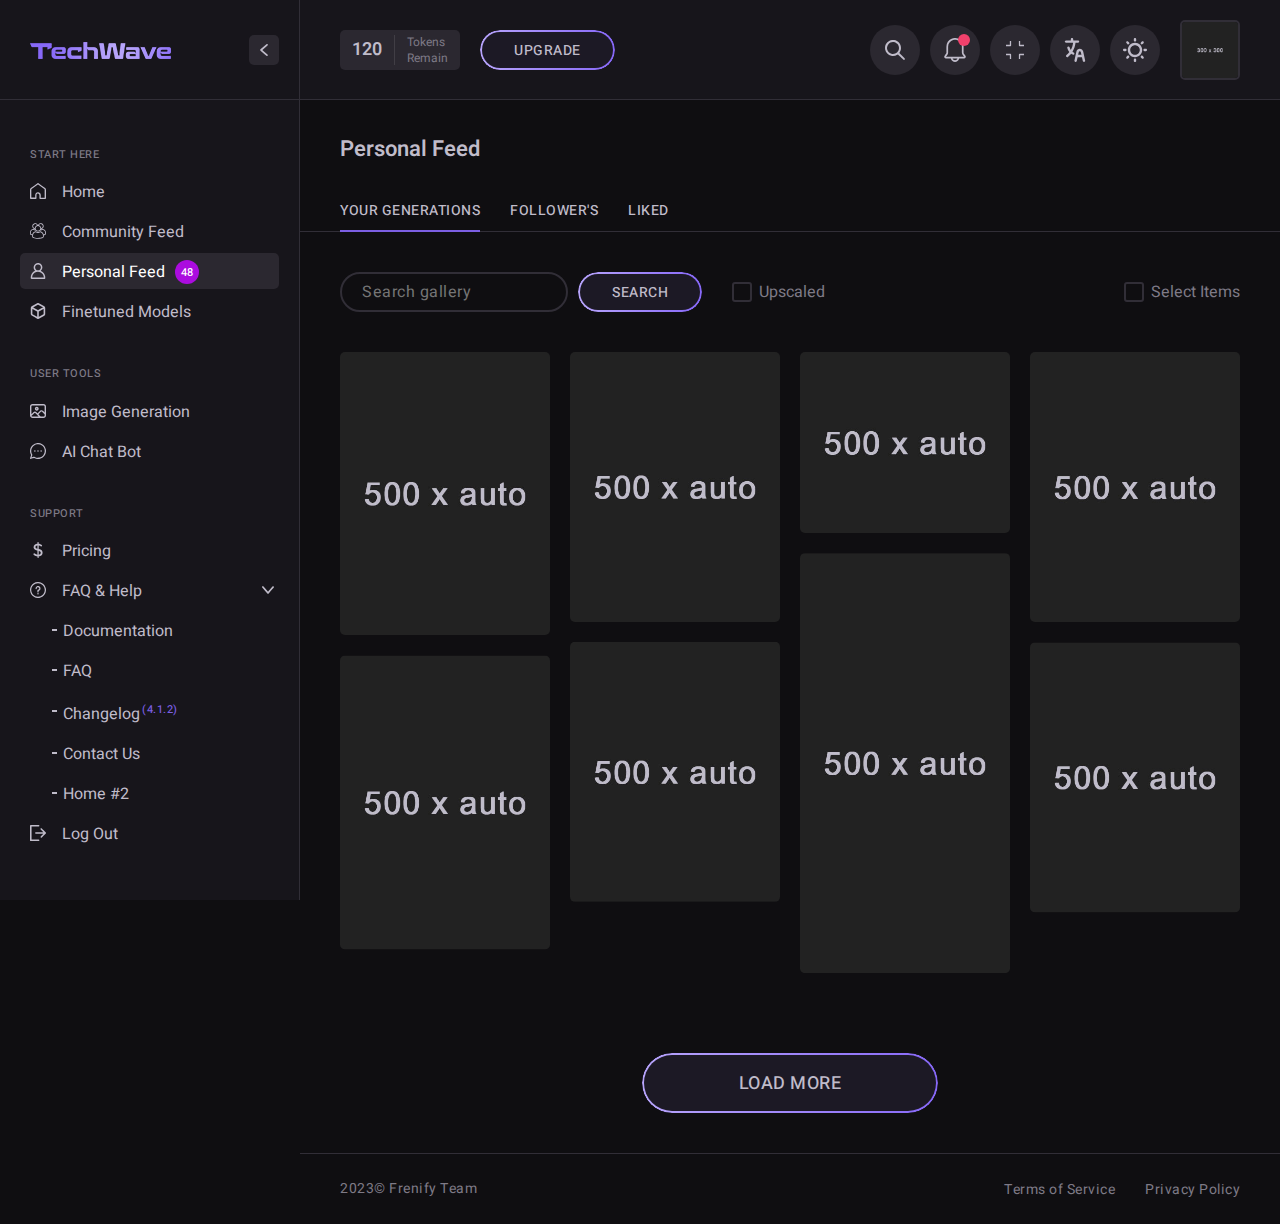
<file: personal-feed.html>
<!DOCTYPE html>
<!--[if lt IE 7 ]><html class="ie ie6" lang="en"> <![endif]-->
<!--[if IE 7 ]><html class="ie ie7" lang="en"> <![endif]-->
<!--[if IE 8 ]><html class="ie ie8" lang="en"> <![endif]-->
<!--[if (gte IE 9)|!(IE)]><!--><html lang="en"> <!--<![endif]-->
  
<head>

<meta http-equiv="Content-Type" content="text/html; charset=utf-8" />

<meta name="description" content="TechWave">
<meta name="author" content="Frenify">

<meta name="viewport" content="width=device-width, initial-scale=1, maximum-scale=1">

<title>Personal Feed - TechWave</title>


<script>
	if (!localStorage.frenify_skin) {
		localStorage.frenify_skin = 'dark';
	}
	if (!localStorage.frenify_panel) {
		localStorage.frenify_panel = '';
	}
	document.documentElement.setAttribute("data-techwave-skin", localStorage.frenify_skin);
	if(localStorage.frenify_panel !== ''){
		document.documentElement.classList.add(localStorage.frenify_panel);
	}
  	
</script>

<!-- Google Fonts -->
<link rel="preconnect" href="https://fonts.googleapis.com">
<link rel="preconnect" href="https://fonts.gstatic.com" crossorigin>
<link href="https://fonts.googleapis.com/css2?family=Heebo:wght@100;200;300;400;500;600;700;800;900&family=Work+Sans:ital,wght@0,100;0,200;0,300;0,400;0,500;0,600;0,700;0,800;0,900;1,100;1,200;1,300;1,400;1,500;1,600;1,700;1,800;1,900&display=swap" rel="stylesheet">
<!-- !Google Fonts -->

<!-- Styles -->
<link type="text/css" rel="stylesheet" href="css/plugins.css?ver=1.0.0" />
<link type="text/css" rel="stylesheet" href="css/style.css?ver=1.0.0" />
<!--[if lt IE 9]> <script type="text/javascript" src="js/modernizr.custom.js"></script> <![endif]-->
<!-- !Styles -->

</head>

<body>


<!-- Moving Submenu -->
<div class="techwave_fn_fixedsub">
	<ul></ul>
</div>
<!-- !Moving Submenu -->

<!-- Preloader -->
<div class="techwave_fn_preloader">
	<svg>
		<circle class="first_circle" cx="50%" cy="50%" r="110"></circle>
		<circle class="second_circle" cx="50%" cy="50%" r="110"></circle>
	</svg>
</div>
<!-- !Preloader -->

<!-- Report -->
<div class="techwave_fn_report">
	<a href="#" class="fn__closer fn__icon_button">
		<img src="svg/close.svg" alt="" class="fn__svg">
	</a>
	<div class="report__closer"></div>
	<div class="report__content">
		<h3 class="title">Report Item</h3>
		<h3 class="subtitle">What is the main reason for your report?</h3>
		<input class="reason_field" type="text" placeholder="Type here...">
		<div class="btns">
			<a href="#" class="report techwave_fn_button">
				<span>Report</span>
			</a>
			<a href="#" class="cancel techwave_fn_button">
				<span>Cancel</span>
			</a>
		</div>
	</div>
</div>
<!-- !Report -->

<!-- Image Lightbox -->
<div class="techwave_fn_img_lightbox">
	
	<!-- top section (of the image lightbox) -->
	<div class="lightbox__top">
		<div class="lightbox__tl">
			<div class="lightbox__tlbar">
				<div class="lightbox__tlbar_left">
					<div class="item item__share fn__icon_options medium_size">
						<a href="#" class="item__btn fn__icon_button">
							<img src="svg/share.svg" alt="" class="fn__svg">
						</a>
						<div class="fn__icon_popup">
							<ul>
								<li><a href="#">Facebook</a></li>
								<li><a href="#">Twitter</a></li>
								<li><a href="#">Instagram</a></li>
								<li><a href="#">Linkedin</a></li>
								<li><a href="#">Pinterest</a></li>
								<li><a href="#" class="fn__copy" data-copied="Copied!">Copy Link</a></li>
							</ul>
						</div>
					</div>
					<div class="item item__download fn__icon_options medium_size">
						<a href="#" class="item__btn fn__icon_button">
							<img src="svg/download.svg" alt="" class="fn__svg">
						</a>
						<div class="fn__icon_popup">
							<ul>
								<li><a href="#">Original Image</a></li>
								<li><a href="#">Creative Upscaled Image</a></li>
								<li><a href="#">HD Upscaled Image</a></li>
							</ul>
						</div>
					</div>
					<div class="item item__more fn__icon_options medium_size">
						<a href="#" class="item__btn fn__icon_button">
							<span class="dots"></span>
						</a>
						<div class="fn__icon_popup">
							<ul>
								<li><a href="#">Remove Background</a></li>
								<li><a href="#">Creative Upscale</a></li>
								<li><a href="#">Alternative Upscale</a></li>
								<li class="high_priorety"><a href="#" class="fn__report">Report Image</a></li>
							</ul>
						</div>
					</div>
				</div>
				<div class="lightbox__tlbar_center">
					<a href="#" class="img_nav nav_prev">
						<img src="svg/arrow.svg" alt="" class="fn__svg">
					</a>
					<a href="#" class="img_nav nav_next">
						<img src="svg/arrow.svg" alt="" class="fn__svg">
					</a>
				</div>
				<div class="lightbox__tlbar_right">
					<a href="#" class="fn__like" data-id="2">
						<span class="count">343</span>
						<img src="svg/like.svg" alt="" class="fn__svg empty__like">
						<img src="svg/like-full.svg" alt="" class="fn__svg full__like">
					</a>
				</div>
			</div>
			<div class="lightbox__tlimg">
				<img src="img/gallery/main.jpg" alt="">
			</div>
		</div>
		<div class="lightbox__tr">
			<div class="user__profile">
				<a class="profile_link" href="user-profile.html">
					<img src="img/user/user.jpg" alt="">
					<h2 class="user_name">LuckyLee</h2>
				</a>
				<a class="fn__follow" href="#" data-follow-text="Follow" data-unfollow-text="Unfollow">
					<span class="text">Follow</span>
				</a>
				<a href="#" class="fn__closer fn__icon_button">
					<img src="svg/close.svg" alt="" class="fn__svg">
				</a>
			</div>
			<div class="item__details">
				<div class="fn__model">
					<div class="model_img">
						<img src="img/user/user.jpg" alt="">
					</div>
					<div class="model_info">
						<h4 class="model_subtitle">Model</h4>
						<h3 class="model_title">ArtShaper v3</h3>
					</div>
					<a href="image-generation.html" class="fn__icon_button">
						<img src="svg/arrow.svg" alt="" class="fn__svg">
					</a>
				</div>
				
				<div class="fn__prompt_details">
					<div class="prompt__header">
						<div class="prompt__text">Prompt Details</div>
						<div class="prompt__options">
							<a href="#" class="fn__icon_button">
								<span class="dots"></span>
							</a>
							<div class="prompt__popup">
								<ul>
									<li><a href="#">Remix</a></li>
									<li><a href="#">Image to Image</a></li>
									<li><a href="#" class="fn__copy" data-copied="Copied!" data-text="Realistic painting, photorealistic masterpiece detailing, professional photography, natural lighting, volumetric lighting maximalist photoillustration: 8k resolution concept art intricately detailed, complex, elegant, expansive">Copy Prompt</a></li>
								</ul>
							</div>
						</div>
					</div>
					<div class="prompt__content">
						<p>Realistic painting, photorealistic masterpiece detailing, professional photography, natural lighting, volumetric lighting maximalist photoillustration: 8k resolution concept art intricately detailed, complex, elegant, expansive</p>
					</div>
				</div>
				
				<div class="techwave_fn_accordion small" data-type="accordion"> <!-- data-type values: accordion, toggle -->
					<div class="acc__item">
						<div class="acc__header">
							<h2 class="acc__title">Negative Prompt</h2>
							<div class="acc__icon"></div>
						</div>
						<div class="acc__content">
							<p>TECH-AI is an AI-powered content production suite that empowers creators with a powerful, customisable, and user-friendly platform for bringing their ideas to life.</p>
							<p>With a focus on granular control at every step of content creation, we put creators at the centre of the creative process by offering granular control at every stage of generation, ensuring that AI enhances, rather than replaces, human creative potential.</p>
							<p>Our custom back-end delivers advancements in model fine tuning, prompt adherence, training and inference speed, and multi-image prompting functionality. We also address common issues around image degradation and have implemented a custom upscaling, with much more on the way!</p>
						</div>
					</div>
				</div>
				
			</div>
				
			<div class="fn__details_list">
				<ul>
					<li>
						<div class="sub_title">Created</div>
						<div class="title">April 05, 2023</div>
					</li>
					<li>
						<div class="sub_title">Resolution</div>
						<div class="title">768 x 1024px</div>
					</li>
					<li>
						<div class="sub_title">Sampler</div>
						<div class="title">Tech-AI-Frenify</div>
					</li>
					<li>
						<div class="sub_title">Step Count</div>
						<div class="title">30</div>
					</li>
					<li>
						<div class="sub_title">Base Model</div>
						<div class="title">Frenify v2.0</div>
					</li>
					<li>
						<div class="sub_title">High Contrast</div>
						<div class="title">Off</div>
					</li>
					<li>
						<div class="sub_title">Magic Prompt</div>
						<div class="title">On</div>
					</li>
				</ul>
			</div>
				
		</div>
	</div>
	<!-- !top section (of the image lightbox) -->
	
	<!-- related section (of the image lightbox) -->
	<div class="lightbox__related">
	
		<div class="fn__title_holder">
			<h2 class="title">Related Images</h2>
		</div>
		
		<div class="fn__grid_items">
			<ul>
				<li>
					<a href="#" data-id="1"><img src="img/related/1.jpg" alt=""></a>
				</li>
				<li>
					<a href="#" data-id="2"><img src="img/related/2.jpg" alt=""></a>
				</li>
				<li>
					<a href="#" data-id="3"><img src="img/related/3.jpg" alt=""></a>
				</li>
				<li>
					<a href="#" data-id="4"><img src="img/related/4.jpg" alt=""></a>
				</li>
				<li>
					<a href="#" data-id="5"><img src="img/related/5.jpg" alt=""></a>
				</li>
				<li>
					<a href="#" data-id="6"><img src="img/related/6.jpg" alt=""></a>
				</li>
				<li>
					<a href="#" data-id="7"><img src="img/related/7.jpg" alt=""></a>
				</li>
				<li>
					<a href="#" data-id="8"><img src="img/related/8.jpg" alt=""></a>
				</li>
				<li>
					<a href="#" data-id="9"><img src="img/related/9.jpg" alt=""></a>
				</li>
				<li>
					<a href="#" data-id="10"><img src="img/related/10.jpg" alt=""></a>
				</li>
				<li>
					<a href="#" data-id="11"><img src="img/related/11.jpg" alt=""></a>
				</li>
				<li>
					<a href="#" data-id="12"><img src="img/related/12.jpg" alt=""></a>
				</li>
			</ul>
		</div>
		
	</div>
	<!-- !related section (of the image lightbox) -->
	
</div>
<!-- !Image Lightbox -->


<!-- MAIN WRAPPER -->
<div class="techwave_fn_wrapper">
	<div class="techwave_fn_wrap">
	
	
		<!-- Searchbar -->
		<div class="techwave_fn_searchbar">
			<div class="search__bar">
				<input class="search__input" type="text" placeholder="Search here...">
				<img src="svg/search.svg" alt="" class="fn__svg search__icon">
				<a class="search__closer" href="#"><img src="svg/close.svg" alt="" class="fn__svg"></a>
			</div>
			<div class="search__results">
				<!-- Results will come here (via ajax after the integration you made after purchase as it doesn't work in HTML) -->
				<div class="results__title">Results</div>
				<div class="results__list">
					<ul>
						<li><a href="#">Artificial Intelligence</a></li>
						<li><a href="#">Learn about the impact of AI on the financial industry</a></li>
						<li><a href="#">Delve into the realm of AI-driven manufacturing</a></li>
						<li><a href="#">Understand the ethical implications surrounding AI</a></li>
					</ul>
				</div>
			</div>
		</div>
		<!-- !Searchbar -->
		
		<!-- HEADER -->
		<header class="techwave_fn_header">
		
			<!-- Header left: token information -->
			<div class="header__left">
				<div class="fn__token_info">
					<span class="token_summary">
						<span class="count">120</span>
						<span class="text">Tokens<br>Remain</span>
					</span>
					<a href="pricing.html" class="token_upgrade techwave_fn_button"><span>Upgrade</span></a>
					<div class="token__popup">
						Resets in <span>19 hours.</span><br>
						Daily limit is <span>200 tokens</span>
					</div>
				</div>
			</div>
			<!-- /Header left: token information -->
			
			
			<!-- Header right: navigation bar -->
			<div class="header__right">
				<div class="fn__nav_bar">
					
					<!-- Search (bar item) -->
					<div class="bar__item bar__item_search">
						<a href="#" class="item_opener">
							<img src="svg/search.svg" alt="" class="fn__svg">
						</a>
						<div class="item_popup">
							<input type="text" placeholder="Search">
						</div>
					</div>
					<!-- !Search (bar item) -->
					
					<!-- Notification (bar item) -->
					<div class="bar__item bar__item_notification has_notification">
						<a href="#" class="item_opener">
							<img src="svg/bell.svg" alt="" class="fn__svg">
						</a>
						<div class="item_popup">
							<div class="ntfc_header">
								<h2 class="ntfc_title">Notifications</h2>
								<a href="notifications.html">View All</a>
							</div>
							<div class="ntfc_list">
								<ul>
									<li>
										<p><a href="notification-single.html">Version 4.1.2 has been launched</a></p>
										<span>34 Min Ago</span>
									</li>
									<li>
										<p><a href="notification-single.html">Video Generation has been released</a></p>
										<span>12 Apr</span>
									</li>
									<li>
										<p><a href="notification-single.html">Terms has been updated</a></p>
										<span>12 Apr</span>
									</li>
								</ul>
							</div>
						</div>
					</div>
					<!-- !Notification (bar item) -->
					
					<!-- Full Screen (bar item) -->
					<div class="bar__item bar__item_fullscreen">
						<a href="#" class="item_opener">
							<img src="svg/fullscreen.svg" alt="" class="fn__svg f_screen">
							<img src="svg/smallscreen.svg" alt="" class="fn__svg s_screen">
						</a>
					</div>
					<!-- !Full Screen (bar item) -->
					
					<!-- Language (bar item) -->
					<div class="bar__item bar__item_language">
						<a href="#" class="item_opener">
							<img src="svg/language.svg" alt="" class="fn__svg">
						</a>
						<div class="item_popup">
							<ul>
								<li>
									<span class="active">English</span>
								</li>
								<li>
									<a href="#">Spanish</a>
								</li>
								<li>
									<a href="#">French</a>
								</li>
							</ul>
						</div>
					</div>
					<!-- !Language (bar item) -->
					
					<!-- Site Skin (bar item) -->
					<div class="bar__item bar__item_skin">
						<a href="#" class="item_opener">
							<img src="svg/sun.svg" alt="" class="fn__svg light_mode">
							<img src="svg/moon.svg" alt="" class="fn__svg dark_mode">
						</a>
					</div>
					<!-- !Site Skin (bar item) -->
					
					<!-- User (bar item) -->
					<div class="bar__item bar__item_user">
						<a href="#" class="user_opener">
							<img src="img/user/user.jpg" alt="">
						</a>
						<div class="item_popup">
							<div class="user_profile">
								<div class="user_img">
									<img src="img/user/user.jpg" alt="">
								</div>
								<div class="user_info">
									<h2 class="user_name">Caden Smith<span>Free</span></h2>
									<p><a href="mailto:cadmail@gmail.com" class="user_email">cadmail@gmail.com</a></p>
								</div>
							</div>
							<div class="user_nav">
								<ul>
									<li>
										<a href="user-profile.html">
											<span class="icon"><img src="svg/person.svg" alt="" class="fn__svg"></span>
											<span class="text">Profile</span>
										</a>
									</li>
									<li>
										<a href="user-settings.html">
											<span class="icon"><img src="svg/setting.svg" alt="" class="fn__svg"></span>
											<span class="text">Settings</span>
										</a>
									</li>
									<li>
										<a href="user-billing.html">
											<span class="icon"><img src="svg/billing.svg" alt="" class="fn__svg"></span>
											<span class="text">Billing</span>
										</a>
									</li>
									<li>
										<a href="sign-in.html">
											<span class="icon"><img src="svg/logout.svg" alt="" class="fn__svg"></span>
											<span class="text">Log Out</span>
										</a>
									</li>
								</ul>
							</div>
						</div>
					</div>
					<!-- !User (bar item) -->
					
					
				</div>
			</div>
			<!-- !Header right: navigation bar -->
			
		</header>
		<!-- !HEADER -->
		
		
		<!-- LEFT PANEL -->
		<div class="techwave_fn_leftpanel">
			
			<div class="mobile_extra_closer"></div>
			
			<!-- logo (left panel) -->
			<div class="leftpanel_logo">
				<a href="index.html" class="fn_logo">
					<span class="full_logo">
						<img src="img/logo-desktop-full.png" alt="" class="desktop_logo">
						<img src="img/logo-retina-full.png" alt="" class="retina_logo">
					</span>
					<span class="short_logo">
						<img src="img/logo-desktop-mini.png" alt="" class="desktop_logo">
						<img src="img/logo-retina-mini.png" alt="" class="retina_logo">
					</span>
				</a>
				<a href="#" class="fn__closer fn__icon_button desktop_closer">
					<img src="svg/arrow.svg" alt="" class="fn__svg">
				</a>
				<a href="#" class="fn__closer fn__icon_button mobile_closer">
					<img src="svg/arrow.svg" alt="" class="fn__svg">
				</a>
			</div>
			<!-- !logo (left panel) -->
			
			<!-- content (left panel) -->
			<div class="leftpanel_content">
			
				<!-- #1 navigation group -->
				<div class="nav_group">
					<h2 class="group__title">Start Here</h2>
					<ul class="group__list">
						<li>
							<a href="index.html" class="fn__tooltip menu__item" data-position="right" title="Home">
								<span class="icon"><img src="svg/home.svg" alt="" class="fn__svg"></span>
								<span class="text">Home</span>
							</a>
						</li>
						<li>
							<a href="community-feed.html" class="fn__tooltip menu__item" data-position="right" title="Community Feed">
								<span class="icon"><img src="svg/community.svg" alt="" class="fn__svg"></span>
								<span class="text">Community Feed</span>
							</a>
						</li>
						<li>
							<a href="personal-feed.html" class="fn__tooltip active menu__item" data-position="right" title="Personal Feed">
								<span class="icon"><img src="svg/person.svg" alt="" class="fn__svg"></span>
								<span class="text">Personal Feed<span class="count">48</span></span>
							</a>
						</li>
						<li>
							<a href="models.html" class="fn__tooltip menu__item" data-position="right" title="Finetuned Models">
								<span class="icon"><img src="svg/cube.svg" alt="" class="fn__svg"></span>
								<span class="text">Finetuned Models</span>
							</a>
						</li>
					</ul>
				</div>
				<!-- !#1 navigation group -->
			
				<!-- #2 navigation group -->
				<div class="nav_group">
					<h2 class="group__title">User Tools</h2>
					<ul class="group__list">
						<li>
							<a href="image-generation.html" class="fn__tooltip menu__item" data-position="right" title="Image Generation">
								<span class="icon"><img src="svg/image.svg" alt="" class="fn__svg"></span>
								<span class="text">Image Generation</span>
							</a>
						</li>
						<li>
							<a href="ai-chat-bot.html" class="fn__tooltip menu__item" data-position="right" title="AI Chat Bot">
								<span class="icon"><img src="svg/chat.svg" alt="" class="fn__svg"></span>
								<span class="text">AI Chat Bot</span>
							</a>
						</li>
					</ul>
				</div>
				<!-- !#2 navigation group -->
			
				<!-- #3 navigation group -->
				<div class="nav_group">
					<h2 class="group__title">Support</h2>
					<ul class="group__list">
						<li>
							<a href="pricing.html" class="fn__tooltip menu__item" data-position="right" title="Pricing">
								<span class="icon"><img src="svg/dollar.svg" alt="" class="fn__svg"></span>
								<span class="text">Pricing</span>
							</a>
						</li>
						<li class="menu-item-has-children">
							<a href="video-generation.html" class="fn__tooltip menu__item" title="FAQ &amp; Help" data-position="right">
								<span class="icon"><img src="svg/question.svg" alt="" class="fn__svg"></span>
								<span class="text">FAQ &amp; Help</span>
								<span class="trigger"><img src="svg/arrow.svg" alt="" class="fn__svg"></span>
							</a>
							<ul class="sub-menu">
								<li>
									<a href="documentation.html"><span class="text">Documentation</span></a>
								</li>
								<li>
									<a href="faq.html"><span class="text">FAQ</span></a>
								</li>
								<li>
									<a href="changelog.html"><span class="text">Changelog<span class="fn__sup">(4.1.2)</span></span></a>
								</li>
								<li>
									<a href="contact.html"><span class="text">Contact Us</span></a>
								</li>
								<li>
									<a href="index-2.html"><span class="text">Home #2</span></a>
								</li>
							</ul>
						</li>
						<li>
							<a href="sign-in.html" class="fn__tooltip menu__item" data-position="right" title="Log Out">
								<span class="icon"><img src="svg/logout.svg" alt="" class="fn__svg"></span>
								<span class="text">Log Out</span>
							</a>
						</li>
					</ul>
				</div>
				<!-- !#3 navigation group -->
				
				
			</div>
			<!-- !content (left panel) -->
			
		</div>
		<!-- !LEFT PANEL -->
		
		
		<!-- CONTENT -->
		<div class="techwave_fn_content">
		
			<!-- PAGE (all pages go inside this div) -->
			<div class="techwave_fn_page">
				
				<!-- Community Feed Page -->
				<div class="techwave_fn_community_page">
						
					<div class="fn__title_holder">
						<div class="container">
							<h1 class="title">Personal Feed</h1>
						</div>
					</div>

					<!-- Feed -->
					<div class="techwave_fn_feed">
						
						<div class="fn__tabs">
							<div class="container">
								<div class="tab_in">
									<a class="active" href="#">Your Generations</a>
									<a href="#">Follower's</a>
									<a href="#">Liked</a>
								</div>
							</div>
						</div>
					

						<!-- feed filter -->
						<div class="container">
							<div class="feed__filter">
								<div class="filter__left">
									<div class="filter__search">
										<input type="text" placeholder="Search gallery">
										<a href="#" class="techwave_fn_button"><span>Search</span></a>
									</div>
									<div class="filter__upscaled">
										<label class="fn__checkbox">
											<input type="checkbox">Upscaled
											<span class="checkmark"></span>
											<img src="svg/check.svg" alt="" class="fn__svg">
										</label>
									</div>
								</div>
								<div class="filter__right">
									<div class="filter__select">
										<label class="fn__checkbox">
											<input type="checkbox">Select Items
											<span class="checkmark"></span>
											<img src="svg/check.svg" alt="" class="fn__svg">
										</label>
									</div>
								</div>
							</div>
						</div>
						<!-- !feed filter -->
							
							
						<!-- feed selection -->
						<div class="fn__selection_box">
							<div class="container">
								<div class="selection_in">
									<p class="desc"><span class="count">0</span> item(s) selected</p>
									<div class="actions">
										<a href="#" class="filter__delete techwave_fn_button has__icon small__border">
											<img src="svg/trash.svg" alt="" class="fn__svg">
											<span>Delete</span>
										</a>
										<a href="#" class="filter__download techwave_fn_button has__icon small__border">
											<img src="svg/download.svg" alt="" class="fn__svg">
											<span>Download</span>
										</a>
									</div>
								</div>
							</div>
						</div>
						<!-- !feed selection -->
						
						<div class="container">
							<!-- feed content -->
							<div class="feed__content">
								<div class="feed__results">
									<div class="fn__preloader">
										<div class="icon"></div>
										<div class="text">Loading</div>
									</div>
									<ul class="fn__gallery_items">

										<!-- #1 gallery item -->
										<li class="fn__gallery_item">
											<div class="item" data-id="345">
												<div class="img">
													<img src="img/gallery/1.jpg" alt="">
												</div>
												<div class="fn__selectable_item">
													<span class="icon">
														<img src="svg/check.svg" alt="" class="fn__svg">
													</span>
												</div>
												<div class="item__info">
													<div class="info__header">
														<div class="user__info">
															<img src="img/user/user.jpg" alt="">
															<h3 class="author_name">LuckyLee</h3>
														</div>
														<a href="#" class="fn__like no_border" data-id="3">
															<span class="count">343</span>
															<img src="svg/like.svg" alt="" class="fn__svg empty__like">
															<img src="svg/like-full.svg" alt="" class="fn__svg full__like">
														</a>
													</div>
													<p class="desc">Terra Fusion: A daring fusion of tectonic forms with neo-abstract swirls, reflecting the chaos and </p>
												</div>
											</div>
										</li>
										<!-- !#1 gallery item -->

										<!-- #2 gallery item -->
										<li class="fn__gallery_item">
											<div class="item" data-id="265">
												<div class="img">
													<img src="img/gallery/2.jpg" alt="">
												</div>
												<div class="fn__selectable_item">
													<span class="icon">
														<img src="svg/check.svg" alt="" class="fn__svg">
													</span>
												</div>
												<div class="item__info">
													<div class="info__header">
														<div class="user__info">
															<img src="img/user/user.jpg" alt="">
															<h3 class="author_name">LuckyLee</h3>
														</div>
														<a href="#" class="fn__like no_border" data-id="265">
															<span class="count">65</span>
															<img src="svg/like.svg" alt="" class="fn__svg empty__like">
															<img src="svg/like-full.svg" alt="" class="fn__svg full__like">
														</a>
													</div>
													<p class="desc">Terra Fusion: A daring fusion of tectonic forms with neo-abstract swirls, reflecting the chaos and </p>
												</div>
											</div>
										</li>
										<!-- !#2 gallery item -->

										<!-- #3 gallery item -->
										<li class="fn__gallery_item">
											<div class="item" data-id="456">
												<div class="img">
													<img src="img/gallery/3.jpg" alt="">
												</div>
												<div class="fn__selectable_item">
													<span class="icon">
														<img src="svg/check.svg" alt="" class="fn__svg">
													</span>
												</div>
												<div class="item__info">
													<div class="info__header">
														<div class="user__info">
															<img src="img/user/user.jpg" alt="">
															<h3 class="author_name">LuckyLee</h3>
														</div>
														<a href="#" class="fn__like no_border" data-id="456">
															<span class="count">95</span>
															<img src="svg/like.svg" alt="" class="fn__svg empty__like">
															<img src="svg/like-full.svg" alt="" class="fn__svg full__like">
														</a>
													</div>
													<p class="desc">Terra Fusion: A daring fusion of tectonic forms with neo-abstract swirls, reflecting the chaos and </p>
												</div>
											</div>
										</li>
										<!-- !#3 gallery item -->

										<!-- #4 gallery item -->
										<li class="fn__gallery_item">
											<div class="item" data-id="4311">
												<div class="img">
													<img src="img/gallery/4.jpg" alt="">
												</div>
												<div class="fn__selectable_item">
													<span class="icon">
														<img src="svg/check.svg" alt="" class="fn__svg">
													</span>
												</div>
												<div class="item__info">
													<div class="info__header">
														<div class="user__info">
															<img src="img/user/user.jpg" alt="">
															<h3 class="author_name">LuckyLee</h3>
														</div>
														<a href="#" class="fn__like no_border" data-id="4311">
															<span class="count">120</span>
															<img src="svg/like.svg" alt="" class="fn__svg empty__like">
															<img src="svg/like-full.svg" alt="" class="fn__svg full__like">
														</a>
													</div>
													<p class="desc">Terra Fusion: A daring fusion of tectonic forms with neo-abstract swirls, reflecting the chaos and </p>
												</div>
											</div>
										</li>
										<!-- !#4 gallery item -->

										<!-- #5 gallery item -->
										<li class="fn__gallery_item">
											<div class="item" data-id="33">
												<div class="img">
													<img src="img/gallery/5.jpg" alt="">
												</div>
												<div class="fn__selectable_item">
													<span class="icon">
														<img src="svg/check.svg" alt="" class="fn__svg">
													</span>
												</div>
												<div class="item__info">
													<div class="info__header">
														<div class="user__info">
															<img src="img/user/user.jpg" alt="">
															<h3 class="author_name">LuckyLee</h3>
														</div>
														<a href="#" class="fn__like no_border" data-id="33">
															<span class="count">322</span>
															<img src="svg/like.svg" alt="" class="fn__svg empty__like">
															<img src="svg/like-full.svg" alt="" class="fn__svg full__like">
														</a>
													</div>
													<p class="desc">Terra Fusion: A daring fusion of tectonic forms with neo-abstract swirls, reflecting the chaos and </p>
												</div>
											</div>
										</li>
										<!-- !#5 gallery item -->

										<!-- #6 gallery item -->
										<li class="fn__gallery_item">
											<div class="item" data-id="709">
												<div class="img">
													<img src="img/gallery/6.jpg" alt="">
												</div>
												<div class="fn__selectable_item">
													<span class="icon">
														<img src="svg/check.svg" alt="" class="fn__svg">
													</span>
												</div>
												<div class="item__info">
													<div class="info__header">
														<div class="user__info">
															<img src="img/user/user.jpg" alt="">
															<h3 class="author_name">LuckyLee</h3>
														</div>
														<a href="#" class="fn__like no_border" data-id="709">
															<span class="count">234</span>
															<img src="svg/like.svg" alt="" class="fn__svg empty__like">
															<img src="svg/like-full.svg" alt="" class="fn__svg full__like">
														</a>
													</div>
													<p class="desc">Terra Fusion: A daring fusion of tectonic forms with neo-abstract swirls, reflecting the chaos and </p>
												</div>
											</div>
										</li>
										<!-- !#6 gallery item -->

										<!-- #7 gallery item -->
										<li class="fn__gallery_item">
											<div class="item" data-id="20">
												<div class="img">
													<img src="img/gallery/7.jpg" alt="">
												</div>
												<div class="fn__selectable_item">
													<span class="icon">
														<img src="svg/check.svg" alt="" class="fn__svg">
													</span>
												</div>
												<div class="item__info">
													<div class="info__header">
														<div class="user__info">
															<img src="img/user/user.jpg" alt="">
															<h3 class="author_name">LuckyLee</h3>
														</div>
														<a href="#" class="fn__like no_border" data-id="20">
															<span class="count">700</span>
															<img src="svg/like.svg" alt="" class="fn__svg empty__like">
															<img src="svg/like-full.svg" alt="" class="fn__svg full__like">
														</a>
													</div>
													<p class="desc">Terra Fusion: A daring fusion of tectonic forms with neo-abstract swirls, reflecting the chaos and </p>
												</div>
											</div>
										</li>
										<!-- !#7 gallery item -->

										<!-- #8 gallery item -->
										<li class="fn__gallery_item">
											<div class="item" data-id="45">
												<div class="img">
													<img src="img/gallery/8.jpg" alt="">
												</div>
												<div class="fn__selectable_item">
													<span class="icon">
														<img src="svg/check.svg" alt="" class="fn__svg">
													</span>
												</div>
												<div class="item__info">
													<div class="info__header">
														<div class="user__info">
															<img src="img/user/user.jpg" alt="">
															<h3 class="author_name">LuckyLee</h3>
														</div>
														<a href="#" class="fn__like no_border" data-id="45">
															<span class="count">90</span>
															<img src="svg/like.svg" alt="" class="fn__svg empty__like">
															<img src="svg/like-full.svg" alt="" class="fn__svg full__like">
														</a>
													</div>
													<p class="desc">Terra Fusion: A daring fusion of tectonic forms with neo-abstract swirls, reflecting the chaos and </p>
												</div>
											</div>
										</li>
										<!-- !#8 gallery item -->

									</ul>
								</div>
								<div class="feed__more">
									<a href="#" class="medium techwave_fn_button"><span>Load More</span></a>
								</div>
							</div>
							<!-- !feed content -->
						</div>

					</div>
					<!-- !Feed -->
						
				</div>
				<!-- !Community Feed Page -->
				
			</div>
			<!-- !PAGE (all pages go inside this div) -->
			
			
			<!-- FOOTER (inside the content) -->
			<footer class="techwave_fn_footer">
				<div class="techwave_fn_footer_content">
					<div class="copyright">
						<p>2023© Frenify Team</p>
					</div>
					<div class="menu_items">
						<ul>
							<li><a href="terms.html">Terms of Service</a></li>
							<li><a href="privacy.html">Privacy Policy</a></li>
						</ul>
					</div>
				</div>
			</footer>
			<!-- !FOOTER (inside the content) -->
			
		</div>
		<!-- !CONTENT -->
		
		
	</div>
</div>
<!-- !MAIN WRAPPER -->



<!-- Scripts -->
<script type="text/javascript" src="js/jquery.js?ver=1.0.0"></script>
<script type="text/javascript" src="js/plugins.js?ver=1.0.0"></script>
<!--[if lt IE 10]> <script type="text/javascript" src="js/ie8.js"></script> <![endif]-->
<script type="text/javascript" src="js/init.js?ver=1.0.0"></script>
<!-- !Scripts -->

</body>
</html>
</file>
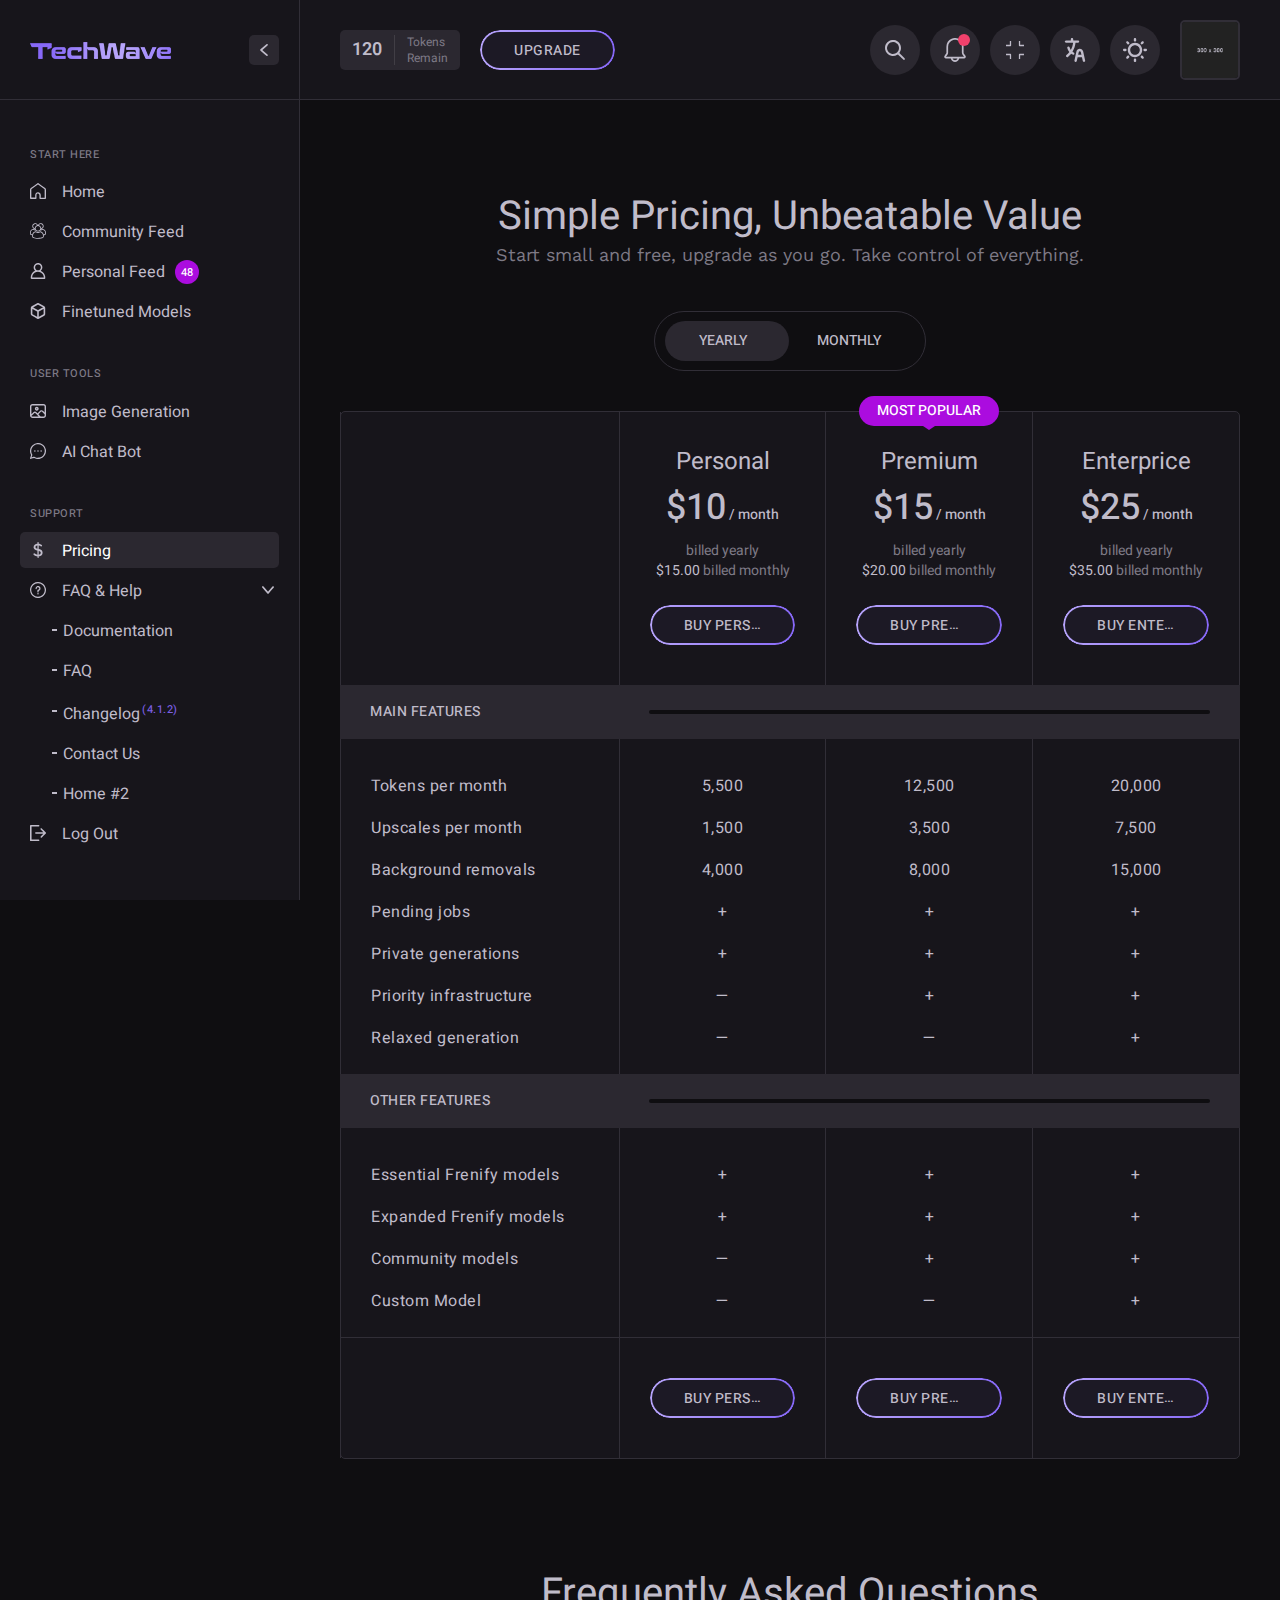
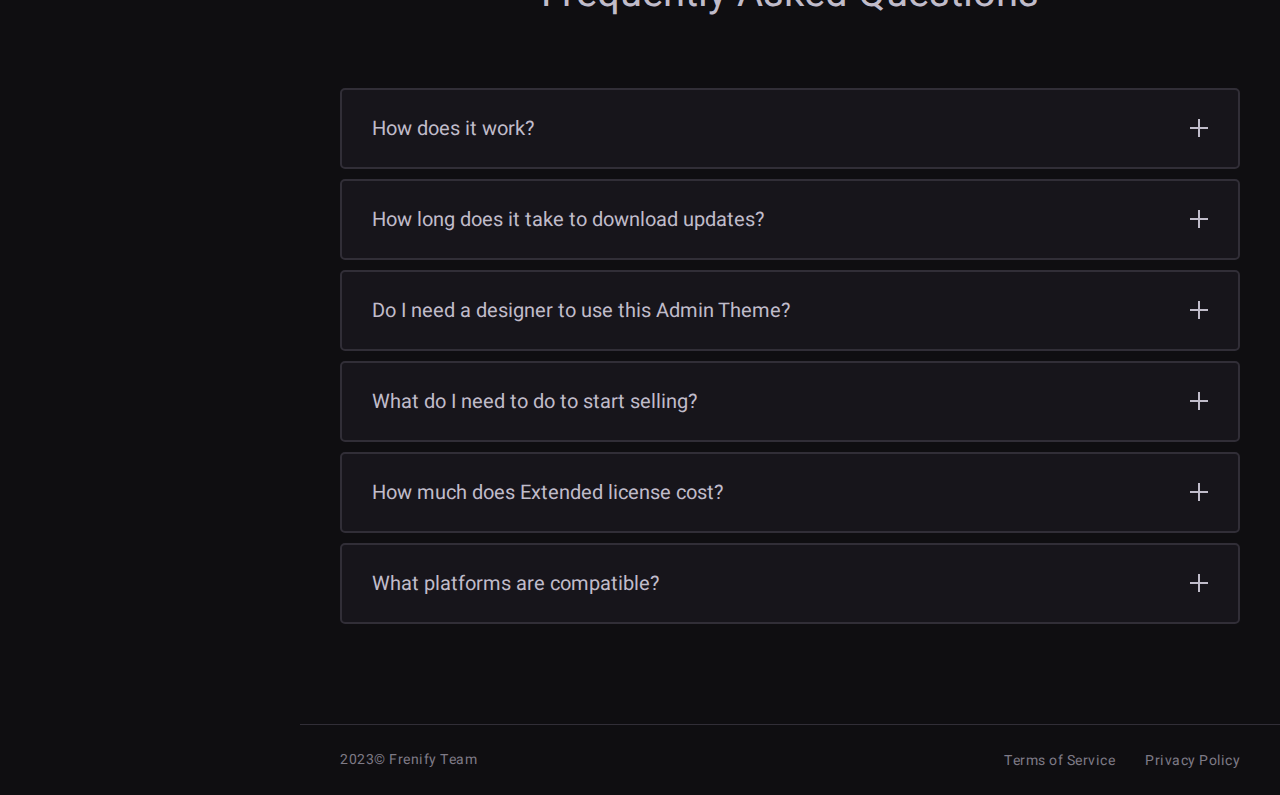
<file: pricing.html>
<!DOCTYPE html>
<!--[if lt IE 7 ]><html class="ie ie6" lang="en"> <![endif]-->
<!--[if IE 7 ]><html class="ie ie7" lang="en"> <![endif]-->
<!--[if IE 8 ]><html class="ie ie8" lang="en"> <![endif]-->
<!--[if (gte IE 9)|!(IE)]><!--><html lang="en"> <!--<![endif]-->
  
<head>

<meta http-equiv="Content-Type" content="text/html; charset=utf-8" />

<meta name="description" content="TechWave">
<meta name="author" content="Frenify">

<meta name="viewport" content="width=device-width, initial-scale=1, maximum-scale=1">

<title>Pricing - TechWave</title>


<script>
	if (!localStorage.frenify_skin) {
		localStorage.frenify_skin = 'dark';
	}
	if (!localStorage.frenify_panel) {
		localStorage.frenify_panel = '';
	}
	document.documentElement.setAttribute("data-techwave-skin", localStorage.frenify_skin);
	if(localStorage.frenify_panel !== ''){
		document.documentElement.classList.add(localStorage.frenify_panel);
	}
  	
</script>

<!-- Google Fonts -->
<link rel="preconnect" href="https://fonts.googleapis.com">
<link rel="preconnect" href="https://fonts.gstatic.com" crossorigin>
<link href="https://fonts.googleapis.com/css2?family=Heebo:wght@100;200;300;400;500;600;700;800;900&family=Work+Sans:ital,wght@0,100;0,200;0,300;0,400;0,500;0,600;0,700;0,800;0,900;1,100;1,200;1,300;1,400;1,500;1,600;1,700;1,800;1,900&display=swap" rel="stylesheet">
<!-- !Google Fonts -->

<!-- Styles -->
<link type="text/css" rel="stylesheet" href="css/plugins.css?ver=1.0.0" />
<link type="text/css" rel="stylesheet" href="css/style.css?ver=1.0.0" />
<!--[if lt IE 9]> <script type="text/javascript" src="js/modernizr.custom.js"></script> <![endif]-->
<!-- !Styles -->

</head>

<body>


<!-- Moving Submenu -->
<div class="techwave_fn_fixedsub">
	<ul></ul>
</div>
<!-- !Moving Submenu -->

<!-- Preloader -->
<div class="techwave_fn_preloader">
	<svg>
		<circle class="first_circle" cx="50%" cy="50%" r="110"></circle>
		<circle class="second_circle" cx="50%" cy="50%" r="110"></circle>
	</svg>
</div>
<!-- !Preloader -->

<!-- Report -->
<div class="techwave_fn_report">
	<a href="#" class="fn__closer fn__icon_button">
		<img src="svg/close.svg" alt="" class="fn__svg">
	</a>
	<div class="report__closer"></div>
	<div class="report__content">
		<h3 class="title">Report Item</h3>
		<h3 class="subtitle">What is the main reason for your report?</h3>
		<input class="reason_field" type="text" placeholder="Type here...">
		<div class="btns">
			<a href="#" class="report techwave_fn_button">
				<span>Report</span>
			</a>
			<a href="#" class="cancel techwave_fn_button">
				<span>Cancel</span>
			</a>
		</div>
	</div>
</div>
<!-- !Report -->

<!-- Image Lightbox -->
<div class="techwave_fn_img_lightbox">
	
	<!-- top section (of the image lightbox) -->
	<div class="lightbox__top">
		<div class="lightbox__tl">
			<div class="lightbox__tlbar">
				<div class="lightbox__tlbar_left">
					<div class="item item__share fn__icon_options medium_size">
						<a href="#" class="item__btn fn__icon_button">
							<img src="svg/share.svg" alt="" class="fn__svg">
						</a>
						<div class="fn__icon_popup">
							<ul>
								<li><a href="#">Facebook</a></li>
								<li><a href="#">Twitter</a></li>
								<li><a href="#">Instagram</a></li>
								<li><a href="#">Linkedin</a></li>
								<li><a href="#">Pinterest</a></li>
								<li><a href="#" class="fn__copy" data-copied="Copied!">Copy Link</a></li>
							</ul>
						</div>
					</div>
					<div class="item item__download fn__icon_options medium_size">
						<a href="#" class="item__btn fn__icon_button">
							<img src="svg/download.svg" alt="" class="fn__svg">
						</a>
						<div class="fn__icon_popup">
							<ul>
								<li><a href="#">Original Image</a></li>
								<li><a href="#">Creative Upscaled Image</a></li>
								<li><a href="#">HD Upscaled Image</a></li>
							</ul>
						</div>
					</div>
					<div class="item item__more fn__icon_options medium_size">
						<a href="#" class="item__btn fn__icon_button">
							<span class="dots"></span>
						</a>
						<div class="fn__icon_popup">
							<ul>
								<li><a href="#">Remove Background</a></li>
								<li><a href="#">Creative Upscale</a></li>
								<li><a href="#">Alternative Upscale</a></li>
								<li class="high_priorety"><a href="#" class="fn__report">Report Image</a></li>
							</ul>
						</div>
					</div>
				</div>
				<div class="lightbox__tlbar_center">
					<a href="#" class="img_nav nav_prev">
						<img src="svg/arrow.svg" alt="" class="fn__svg">
					</a>
					<a href="#" class="img_nav nav_next">
						<img src="svg/arrow.svg" alt="" class="fn__svg">
					</a>
				</div>
				<div class="lightbox__tlbar_right">
					<a href="#" class="fn__like" data-id="2">
						<span class="count">343</span>
						<img src="svg/like.svg" alt="" class="fn__svg empty__like">
						<img src="svg/like-full.svg" alt="" class="fn__svg full__like">
					</a>
				</div>
			</div>
			<div class="lightbox__tlimg">
				<img src="img/gallery/main.jpg" alt="">
			</div>
		</div>
		<div class="lightbox__tr">
			<div class="user__profile">
				<a class="profile_link" href="user-profile.html">
					<img src="img/user/user.jpg" alt="">
					<h2 class="user_name">LuckyLee</h2>
				</a>
				<a class="fn__follow" href="#" data-follow-text="Follow" data-unfollow-text="Unfollow">
					<span class="text">Follow</span>
				</a>
				<a href="#" class="fn__closer fn__icon_button">
					<img src="svg/close.svg" alt="" class="fn__svg">
				</a>
			</div>
			<div class="item__details">
				<div class="fn__model">
					<div class="model_img">
						<img src="img/user/user.jpg" alt="">
					</div>
					<div class="model_info">
						<h4 class="model_subtitle">Model</h4>
						<h3 class="model_title">ArtShaper v3</h3>
					</div>
					<a href="image-generation.html" class="fn__icon_button">
						<img src="svg/arrow.svg" alt="" class="fn__svg">
					</a>
				</div>
				
				<div class="fn__prompt_details">
					<div class="prompt__header">
						<div class="prompt__text">Prompt Details</div>
						<div class="prompt__options">
							<a href="#" class="fn__icon_button">
								<span class="dots"></span>
							</a>
							<div class="prompt__popup">
								<ul>
									<li><a href="#">Remix</a></li>
									<li><a href="#">Image to Image</a></li>
									<li><a href="#" class="fn__copy" data-copied="Copied!" data-text="Realistic painting, photorealistic masterpiece detailing, professional photography, natural lighting, volumetric lighting maximalist photoillustration: 8k resolution concept art intricately detailed, complex, elegant, expansive">Copy Prompt</a></li>
								</ul>
							</div>
						</div>
					</div>
					<div class="prompt__content">
						<p>Realistic painting, photorealistic masterpiece detailing, professional photography, natural lighting, volumetric lighting maximalist photoillustration: 8k resolution concept art intricately detailed, complex, elegant, expansive</p>
					</div>
				</div>
				
				<div class="techwave_fn_accordion small" data-type="accordion"> <!-- data-type values: accordion, toggle -->
					<div class="acc__item">
						<div class="acc__header">
							<h2 class="acc__title">Negative Prompt</h2>
							<div class="acc__icon"></div>
						</div>
						<div class="acc__content">
							<p>TECH-AI is an AI-powered content production suite that empowers creators with a powerful, customisable, and user-friendly platform for bringing their ideas to life.</p>
							<p>With a focus on granular control at every step of content creation, we put creators at the centre of the creative process by offering granular control at every stage of generation, ensuring that AI enhances, rather than replaces, human creative potential.</p>
							<p>Our custom back-end delivers advancements in model fine tuning, prompt adherence, training and inference speed, and multi-image prompting functionality. We also address common issues around image degradation and have implemented a custom upscaling, with much more on the way!</p>
						</div>
					</div>
				</div>
				
			</div>
				
			<div class="fn__details_list">
				<ul>
					<li>
						<div class="sub_title">Created</div>
						<div class="title">April 05, 2023</div>
					</li>
					<li>
						<div class="sub_title">Resolution</div>
						<div class="title">768 x 1024px</div>
					</li>
					<li>
						<div class="sub_title">Sampler</div>
						<div class="title">Tech-AI-Frenify</div>
					</li>
					<li>
						<div class="sub_title">Step Count</div>
						<div class="title">30</div>
					</li>
					<li>
						<div class="sub_title">Base Model</div>
						<div class="title">Frenify v2.0</div>
					</li>
					<li>
						<div class="sub_title">High Contrast</div>
						<div class="title">Off</div>
					</li>
					<li>
						<div class="sub_title">Magic Prompt</div>
						<div class="title">On</div>
					</li>
				</ul>
			</div>
				
		</div>
	</div>
	<!-- !top section (of the image lightbox) -->
	
	<!-- related section (of the image lightbox) -->
	<div class="lightbox__related">
	
		<div class="fn__title_holder">
			<h2 class="title">Related Images</h2>
		</div>
		
		<div class="fn__grid_items">
			<ul>
				<li>
					<a href="#" data-id="1"><img src="img/related/1.jpg" alt=""></a>
				</li>
				<li>
					<a href="#" data-id="2"><img src="img/related/2.jpg" alt=""></a>
				</li>
				<li>
					<a href="#" data-id="3"><img src="img/related/3.jpg" alt=""></a>
				</li>
				<li>
					<a href="#" data-id="4"><img src="img/related/4.jpg" alt=""></a>
				</li>
				<li>
					<a href="#" data-id="5"><img src="img/related/5.jpg" alt=""></a>
				</li>
				<li>
					<a href="#" data-id="6"><img src="img/related/6.jpg" alt=""></a>
				</li>
				<li>
					<a href="#" data-id="7"><img src="img/related/7.jpg" alt=""></a>
				</li>
				<li>
					<a href="#" data-id="8"><img src="img/related/8.jpg" alt=""></a>
				</li>
				<li>
					<a href="#" data-id="9"><img src="img/related/9.jpg" alt=""></a>
				</li>
				<li>
					<a href="#" data-id="10"><img src="img/related/10.jpg" alt=""></a>
				</li>
				<li>
					<a href="#" data-id="11"><img src="img/related/11.jpg" alt=""></a>
				</li>
				<li>
					<a href="#" data-id="12"><img src="img/related/12.jpg" alt=""></a>
				</li>
			</ul>
		</div>
		
	</div>
	<!-- !related section (of the image lightbox) -->
	
</div>
<!-- !Image Lightbox -->


<!-- MAIN WRAPPER -->
<div class="techwave_fn_wrapper">
	<div class="techwave_fn_wrap">
	
	
		<!-- Searchbar -->
		<div class="techwave_fn_searchbar">
			<div class="search__bar">
				<input class="search__input" type="text" placeholder="Search here...">
				<img src="svg/search.svg" alt="" class="fn__svg search__icon">
				<a class="search__closer" href="#"><img src="svg/close.svg" alt="" class="fn__svg"></a>
			</div>
			<div class="search__results">
				<!-- Results will come here (via ajax after the integration you made after purchase as it doesn't work in HTML) -->
				<div class="results__title">Results</div>
				<div class="results__list">
					<ul>
						<li><a href="#">Artificial Intelligence</a></li>
						<li><a href="#">Learn about the impact of AI on the financial industry</a></li>
						<li><a href="#">Delve into the realm of AI-driven manufacturing</a></li>
						<li><a href="#">Understand the ethical implications surrounding AI</a></li>
					</ul>
				</div>
			</div>
		</div>
		<!-- !Searchbar -->
		
		<!-- HEADER -->
		<header class="techwave_fn_header">
		
			<!-- Header left: token information -->
			<div class="header__left">
				<div class="fn__token_info">
					<span class="token_summary">
						<span class="count">120</span>
						<span class="text">Tokens<br>Remain</span>
					</span>
					<a href="pricing.html" class="token_upgrade techwave_fn_button"><span>Upgrade</span></a>
					<div class="token__popup">
						Resets in <span>19 hours.</span><br>
						Daily limit is <span>200 tokens</span>
					</div>
				</div>
			</div>
			<!-- /Header left: token information -->
			
			
			<!-- Header right: navigation bar -->
			<div class="header__right">
				<div class="fn__nav_bar">
					
					<!-- Search (bar item) -->
					<div class="bar__item bar__item_search">
						<a href="#" class="item_opener">
							<img src="svg/search.svg" alt="" class="fn__svg">
						</a>
						<div class="item_popup">
							<input type="text" placeholder="Search">
						</div>
					</div>
					<!-- !Search (bar item) -->
					
					<!-- Notification (bar item) -->
					<div class="bar__item bar__item_notification has_notification">
						<a href="#" class="item_opener">
							<img src="svg/bell.svg" alt="" class="fn__svg">
						</a>
						<div class="item_popup">
							<div class="ntfc_header">
								<h2 class="ntfc_title">Notifications</h2>
								<a href="notifications.html">View All</a>
							</div>
							<div class="ntfc_list">
								<ul>
									<li>
										<p><a href="notification-single.html">Version 4.1.2 has been launched</a></p>
										<span>34 Min Ago</span>
									</li>
									<li>
										<p><a href="notification-single.html">Video Generation has been released</a></p>
										<span>12 Apr</span>
									</li>
									<li>
										<p><a href="notification-single.html">Terms has been updated</a></p>
										<span>12 Apr</span>
									</li>
								</ul>
							</div>
						</div>
					</div>
					<!-- !Notification (bar item) -->
					
					<!-- Full Screen (bar item) -->
					<div class="bar__item bar__item_fullscreen">
						<a href="#" class="item_opener">
							<img src="svg/fullscreen.svg" alt="" class="fn__svg f_screen">
							<img src="svg/smallscreen.svg" alt="" class="fn__svg s_screen">
						</a>
					</div>
					<!-- !Full Screen (bar item) -->
					
					<!-- Language (bar item) -->
					<div class="bar__item bar__item_language">
						<a href="#" class="item_opener">
							<img src="svg/language.svg" alt="" class="fn__svg">
						</a>
						<div class="item_popup">
							<ul>
								<li>
									<span class="active">English</span>
								</li>
								<li>
									<a href="#">Spanish</a>
								</li>
								<li>
									<a href="#">French</a>
								</li>
							</ul>
						</div>
					</div>
					<!-- !Language (bar item) -->
					
					<!-- Site Skin (bar item) -->
					<div class="bar__item bar__item_skin">
						<a href="#" class="item_opener">
							<img src="svg/sun.svg" alt="" class="fn__svg light_mode">
							<img src="svg/moon.svg" alt="" class="fn__svg dark_mode">
						</a>
					</div>
					<!-- !Site Skin (bar item) -->
					
					<!-- User (bar item) -->
					<div class="bar__item bar__item_user">
						<a href="#" class="user_opener">
							<img src="img/user/user.jpg" alt="">
						</a>
						<div class="item_popup">
							<div class="user_profile">
								<div class="user_img">
									<img src="img/user/user.jpg" alt="">
								</div>
								<div class="user_info">
									<h2 class="user_name">Caden Smith<span>Free</span></h2>
									<p><a href="mailto:cadmail@gmail.com" class="user_email">cadmail@gmail.com</a></p>
								</div>
							</div>
							<div class="user_nav">
								<ul>
									<li>
										<a href="user-profile.html">
											<span class="icon"><img src="svg/person.svg" alt="" class="fn__svg"></span>
											<span class="text">Profile</span>
										</a>
									</li>
									<li>
										<a href="user-settings.html">
											<span class="icon"><img src="svg/setting.svg" alt="" class="fn__svg"></span>
											<span class="text">Settings</span>
										</a>
									</li>
									<li>
										<a href="user-billing.html">
											<span class="icon"><img src="svg/billing.svg" alt="" class="fn__svg"></span>
											<span class="text">Billing</span>
										</a>
									</li>
									<li>
										<a href="sign-in.html">
											<span class="icon"><img src="svg/logout.svg" alt="" class="fn__svg"></span>
											<span class="text">Log Out</span>
										</a>
									</li>
								</ul>
							</div>
						</div>
					</div>
					<!-- !User (bar item) -->
					
					
				</div>
			</div>
			<!-- !Header right: navigation bar -->
			
		</header>
		<!-- !HEADER -->
		
		
		<!-- LEFT PANEL -->
		<div class="techwave_fn_leftpanel">
			
			<div class="mobile_extra_closer"></div>
			
			<!-- logo (left panel) -->
			<div class="leftpanel_logo">
				<a href="index.html" class="fn_logo">
					<span class="full_logo">
						<img src="img/logo-desktop-full.png" alt="" class="desktop_logo">
						<img src="img/logo-retina-full.png" alt="" class="retina_logo">
					</span>
					<span class="short_logo">
						<img src="img/logo-desktop-mini.png" alt="" class="desktop_logo">
						<img src="img/logo-retina-mini.png" alt="" class="retina_logo">
					</span>
				</a>
				<a href="#" class="fn__closer fn__icon_button desktop_closer">
					<img src="svg/arrow.svg" alt="" class="fn__svg">
				</a>
				<a href="#" class="fn__closer fn__icon_button mobile_closer">
					<img src="svg/arrow.svg" alt="" class="fn__svg">
				</a>
			</div>
			<!-- !logo (left panel) -->
			
			<!-- content (left panel) -->
			<div class="leftpanel_content">
			
				<!-- #1 navigation group -->
				<div class="nav_group">
					<h2 class="group__title">Start Here</h2>
					<ul class="group__list">
						<li>
							<a href="index.html" class="fn__tooltip menu__item" data-position="right" title="Home">
								<span class="icon"><img src="svg/home.svg" alt="" class="fn__svg"></span>
								<span class="text">Home</span>
							</a>
						</li>
						<li>
							<a href="community-feed.html" class="fn__tooltip menu__item" data-position="right" title="Community Feed">
								<span class="icon"><img src="svg/community.svg" alt="" class="fn__svg"></span>
								<span class="text">Community Feed</span>
							</a>
						</li>
						<li>
							<a href="personal-feed.html" class="fn__tooltip menu__item" data-position="right" title="Personal Feed">
								<span class="icon"><img src="svg/person.svg" alt="" class="fn__svg"></span>
								<span class="text">Personal Feed<span class="count">48</span></span>
							</a>
						</li>
						<li>
							<a href="models.html" class="fn__tooltip menu__item" data-position="right" title="Finetuned Models">
								<span class="icon"><img src="svg/cube.svg" alt="" class="fn__svg"></span>
								<span class="text">Finetuned Models</span>
							</a>
						</li>
					</ul>
				</div>
				<!-- !#1 navigation group -->
			
				<!-- #2 navigation group -->
				<div class="nav_group">
					<h2 class="group__title">User Tools</h2>
					<ul class="group__list">
						<li>
							<a href="image-generation.html" class="fn__tooltip menu__item" data-position="right" title="Image Generation">
								<span class="icon"><img src="svg/image.svg" alt="" class="fn__svg"></span>
								<span class="text">Image Generation</span>
							</a>
						</li>
						<li>
							<a href="ai-chat-bot.html" class="fn__tooltip menu__item" data-position="right" title="AI Chat Bot">
								<span class="icon"><img src="svg/chat.svg" alt="" class="fn__svg"></span>
								<span class="text">AI Chat Bot</span>
							</a>
						</li>
					</ul>
				</div>
				<!-- !#2 navigation group -->
			
				<!-- #3 navigation group -->
				<div class="nav_group">
					<h2 class="group__title">Support</h2>
					<ul class="group__list">
						<li>
							<a href="pricing.html" class="fn__tooltip active menu__item" data-position="right" title="Pricing">
								<span class="icon"><img src="svg/dollar.svg" alt="" class="fn__svg"></span>
								<span class="text">Pricing</span>
							</a>
						</li>
						<li class="menu-item-has-children">
							<a href="video-generation.html" class="fn__tooltip menu__item" title="FAQ &amp; Help" data-position="right">
								<span class="icon"><img src="svg/question.svg" alt="" class="fn__svg"></span>
								<span class="text">FAQ &amp; Help</span>
								<span class="trigger"><img src="svg/arrow.svg" alt="" class="fn__svg"></span>
							</a>
							<ul class="sub-menu">
								<li>
									<a href="documentation.html"><span class="text">Documentation</span></a>
								</li>
								<li>
									<a href="faq.html"><span class="text">FAQ</span></a>
								</li>
								<li>
									<a href="changelog.html"><span class="text">Changelog<span class="fn__sup">(4.1.2)</span></span></a>
								</li>
								<li>
									<a href="contact.html"><span class="text">Contact Us</span></a>
								</li>
								<li>
									<a href="index-2.html"><span class="text">Home #2</span></a>
								</li>
							</ul>
						</li>
						<li>
							<a href="sign-in.html" class="fn__tooltip menu__item" data-position="right" title="Log Out">
								<span class="icon"><img src="svg/logout.svg" alt="" class="fn__svg"></span>
								<span class="text">Log Out</span>
							</a>
						</li>
					</ul>
				</div>
				<!-- !#3 navigation group -->
				
				
			</div>
			<!-- !content (left panel) -->
			
		</div>
		<!-- !LEFT PANEL -->
		
		
		<!-- CONTENT -->
		<div class="techwave_fn_content">
		
			<!-- PAGE (all pages go inside this div) -->
			<div class="techwave_fn_page">
				
				<!-- Pricing Page -->
				<div class="techwave_fn_pricing_page">
					
					<div class="techwave_fn_title_holder">
						<div class="container">
							<h1 class="title">Simple Pricing, Unbeatable Value</h1>
							<p class="desc fn__animated_text">Start small and free, upgrade as you go. Take control of everything.</p>
						</div>
					</div>
					
					<!-- Pricing Shortcode -->
					<div class="techwave_fn_pricing">
						<div class="container">
						
							<!-- toggle pricing -->
							<div class="pricing__toggle">
								<div class="toggle_in">
									<a href="#tab1" class="active">Yearly</a>
									<a href="#tab2">Monthly</a>
									<span class="bg"></span>
								</div>
							</div>
							<!-- !toggle pricing -->
							
							<!-- pricing tabs -->
							<div class="pricing__tabs">
								<div class="pricing__tab active" id="tab1">
								
								
									<!-- Mobile Pricing Table (shortcode) -->
									<div class="fn__mobile_pricing">
										
										<!-- First Plan -->
										<div class="pricing__item">
											<div class="pricing__item_holder">
												<div class="pricing__item__header">
													<h2 class="title">Personal</h2>
													<h3 class="price"><span>$10</span> / month</h3>
													<p class="desc">billed yearly<br><span>$15.00</span> billed monthly</p>
													<p class="purchase">
														<a href="#" class="techwave_fn_button"><span>Buy Personal</span></a>
													</p>
												</div>
												<div class="pricing__item__heading">
													<h2 class="title">Main Features</h2>
												</div>
												<div class="pricing__item_list">
													<div class="pricing__item_list_item">
														<h4 class="title">Tokens per month</h4>
														<p class="desc">5,500</p>
													</div>
													<div class="pricing__item_list_item">
														<h4 class="title">Upscales per month</h4>
														<p class="desc">1,500</p>
													</div>
													<div class="pricing__item_list_item">
														<h4 class="title">Background removals</h4>
														<p class="desc">4,000</p>
													</div>
													<div class="pricing__item_list_item">
														<h4 class="title">Pending jobs</h4>
														<p class="desc">+</p>
													</div>
													<div class="pricing__item_list_item">
														<h4 class="title">Private generations</h4>
														<p class="desc">+</p>
													</div>
													<div class="pricing__item_list_item">
														<h4 class="title">Priority infrastructure</h4>
														<p class="desc">—</p>
													</div>
													<div class="pricing__item_list_item">
														<h4 class="title">Relaxed generation</h4>
														<p class="desc">—</p>
													</div>
												</div>
												<div class="pricing__item__heading">
													<h2 class="title">Other Features</h2>
												</div>
												<div class="pricing__item_list">
													<div class="pricing__item_list_item">
														<h4 class="title">Essential Frenify models</h4>
														<p class="desc">+</p>
													</div>
													<div class="pricing__item_list_item">
														<h4 class="title">Expanded Frenify models</h4>
														<p class="desc">+</p>
													</div>
													<div class="pricing__item_list_item">
														<h4 class="title">Community models</h4>
														<p class="desc">—</p>
													</div>
													<div class="pricing__item_list_item">
														<h4 class="title">Custom Model</h4>
														<p class="desc">—</p>
													</div>
												</div>
												<div class="pricing__item_footer">
													<a href="#" class="techwave_fn_button"><span>Buy Personal</span></a>
												</div>
											</div>
										</div>
										<!-- !First Plan -->
										
										<!-- Second Plan -->
										<div class="pricing__item">
											<div class="pricing__item_holder">
												<div class="popular"><span>Most Popular</span></div>
												<div class="pricing__item__header">
													<h2 class="title">Premium</h2>
													<h3 class="price"><span>$15</span> / month</h3>
													<p class="desc">billed yearly<br><span>$20.00</span> billed monthly</p>
													<p class="purchase">
														<a href="#" class="techwave_fn_button"><span>Buy Premium</span></a>
													</p>
												</div>
												<div class="pricing__item__heading">
													<h2 class="title">Main Features</h2>
												</div>
												<div class="pricing__item_list">
													<div class="pricing__item_list_item">
														<h4 class="title">Tokens per month</h4>
														<p class="desc">12,500</p>
													</div>
													<div class="pricing__item_list_item">
														<h4 class="title">Upscales per month</h4>
														<p class="desc">3,500</p>
													</div>
													<div class="pricing__item_list_item">
														<h4 class="title">Background removals</h4>
														<p class="desc">8,000</p>
													</div>
													<div class="pricing__item_list_item">
														<h4 class="title">Pending jobs</h4>
														<p class="desc">+</p>
													</div>
													<div class="pricing__item_list_item">
														<h4 class="title">Private generations</h4>
														<p class="desc">+</p>
													</div>
													<div class="pricing__item_list_item">
														<h4 class="title">Priority infrastructure</h4>
														<p class="desc">+</p>
													</div>
													<div class="pricing__item_list_item">
														<h4 class="title">Relaxed generation</h4>
														<p class="desc">—</p>
													</div>
												</div>
												<div class="pricing__item__heading">
													<h2 class="title">Other Features</h2>
												</div>
												<div class="pricing__item_list">
													<div class="pricing__item_list_item">
														<h4 class="title">Essential Frenify models</h4>
														<p class="desc">+</p>
													</div>
													<div class="pricing__item_list_item">
														<h4 class="title">Expanded Frenify models</h4>
														<p class="desc">+</p>
													</div>
													<div class="pricing__item_list_item">
														<h4 class="title">Community models</h4>
														<p class="desc">+</p>
													</div>
													<div class="pricing__item_list_item">
														<h4 class="title">Custom Model</h4>
														<p class="desc">—</p>
													</div>
												</div>
												<div class="pricing__item_footer">
													<a href="#" class="techwave_fn_button"><span>Buy Premium</span></a>
												</div>
											</div>
										</div>
										<!-- !Second Plan -->
										
										<!-- Third Plan -->
										<div class="pricing__item">
											<div class="pricing__item_holder">
												<div class="pricing__item__header">
													<h2 class="title">Enerprice</h2>
													<h3 class="price"><span>$25</span> / month</h3>
													<p class="desc">billed yearly<br><span>$35.00</span> billed monthly</p>
													<p class="purchase">
														<a href="#" class="techwave_fn_button"><span>Buy Enterprice</span></a>
													</p>
												</div>
												<div class="pricing__item__heading">
													<h2 class="title">Main Features</h2>
												</div>
												<div class="pricing__item_list">
													<div class="pricing__item_list_item">
														<h4 class="title">Tokens per month</h4>
														<p class="desc">20,000</p>
													</div>
													<div class="pricing__item_list_item">
														<h4 class="title">Upscales per month</h4>
														<p class="desc">7,500</p>
													</div>
													<div class="pricing__item_list_item">
														<h4 class="title">Background removals</h4>
														<p class="desc">15,000</p>
													</div>
													<div class="pricing__item_list_item">
														<h4 class="title">Pending jobs</h4>
														<p class="desc">+</p>
													</div>
													<div class="pricing__item_list_item">
														<h4 class="title">Private generations</h4>
														<p class="desc">+</p>
													</div>
													<div class="pricing__item_list_item">
														<h4 class="title">Priority infrastructure</h4>
														<p class="desc">+</p>
													</div>
													<div class="pricing__item_list_item">
														<h4 class="title">Relaxed generation</h4>
														<p class="desc">+</p>
													</div>
												</div>
												<div class="pricing__item__heading">
													<h2 class="title">Other Features</h2>
												</div>
												<div class="pricing__item_list">
													<div class="pricing__item_list_item">
														<h4 class="title">Essential Frenify models</h4>
														<p class="desc">+</p>
													</div>
													<div class="pricing__item_list_item">
														<h4 class="title">Expanded Frenify models</h4>
														<p class="desc">+</p>
													</div>
													<div class="pricing__item_list_item">
														<h4 class="title">Community models</h4>
														<p class="desc">+</p>
													</div>
													<div class="pricing__item_list_item">
														<h4 class="title">Custom Model</h4>
														<p class="desc">+</p>
													</div>
												</div>
												<div class="pricing__item_footer">
													<a href="#" class="techwave_fn_button"><span>Buy Enterpice</span></a>
												</div>
											</div>
										</div>
										<!-- !First Plan -->
										
									</div>
									<!-- /Mobile Pricing Table (shortcode) -->
									
									<div class="pricing__content">
									
										<!-- table's header -->
										<div class="pricing__header">
											<div class="item_row">
												<div class="item_col"></div>
												<div class="item_col">
													<h2 class="title">Personal</h2>
													<h3 class="price"><span>$10</span> / month</h3>
													<p class="desc">billed yearly<br><span>$15.00</span> billed monthly</p>
													<p class="purchase">
														<a href="#" class="techwave_fn_button"><span>Buy Personal</span></a>
													</p>
												</div>
												<div class="item_col">
													<div class="popular"><span>Most Popular</span></div>
													<h2 class="title">Premium</h2>
													<h3 class="price"><span>$15</span> / month</h3>
													<p class="desc">billed yearly<br><span>$20.00</span> billed monthly</p>
													<p class="purchase">
														<a href="#" class="techwave_fn_button"><span>Buy Premium</span></a>
													</p>
												</div>
												<div class="item_col">
													<h2 class="title">Enterprice</h2>
													<h3 class="price"><span>$25</span> / month</h3>
													<p class="desc">billed yearly<br><span>$35.00</span> billed monthly</p>
													<p class="purchase">
														<a href="#" class="techwave_fn_button"><span>Buy Enterprice</span></a>
													</p>
												</div>
											</div>	
										</div>
										<!-- !table's header -->
										
										
										<!-- table's heading -->
										<div class="pricing__heading">
											<div class="item"><span class="title">Main Features</span></div>
											<div class="item wide"></div>
										</div>
										<!-- !table's heading -->
										
										
										<!-- table's options -->
										<div class="pricing__fields">
											<div class="item_row">
												<div class="item_col">
													<span class="heading_text">Tokens per month</span>
												</div>
												<div class="item_col">
													<span class="option_text">5,500</span>
												</div>
												<div class="item_col">
													<span class="option_text">12,500</span>
												</div>
												<div class="item_col">
													<span class="option_text">20,000</span>
												</div>
											</div>
											<div class="item_row">
												<div class="item_col">
													<span class="heading_text">Upscales per month</span>
												</div>
												<div class="item_col">
													<span class="option_text">1,500</span>
												</div>
												<div class="item_col">
													<span class="option_text">3,500</span>
												</div>
												<div class="item_col">
													<span class="option_text">7,500</span>
												</div>
											</div>
											<div class="item_row">
												<div class="item_col">
													<span class="heading_text">Background removals</span>
												</div>
												<div class="item_col">
													<span class="option_text">4,000</span>
												</div>
												<div class="item_col">
													<span class="option_text">8,000</span>
												</div>
												<div class="item_col">
													<span class="option_text">15,000</span>
												</div>
											</div>
											<div class="item_row">
												<div class="item_col">
													<span class="heading_text">Pending jobs</span>
												</div>
												<div class="item_col">
													<span class="option_text">+</span>
												</div>
												<div class="item_col">
													<span class="option_text">+</span>
												</div>
												<div class="item_col">
													<span class="option_text">+</span>
												</div>
											</div>
											<div class="item_row">
												<div class="item_col">
													<span class="heading_text">Private generations</span>
												</div>
												<div class="item_col">
													<span class="option_text">+</span>
												</div>
												<div class="item_col">
													<span class="option_text">+</span>
												</div>
												<div class="item_col">
													<span class="option_text">+</span>
												</div>
											</div>
											<div class="item_row">
												<div class="item_col">
													<span class="heading_text">Priority infrastructure</span>
												</div>
												<div class="item_col">
													<span class="option_text">—</span>
												</div>
												<div class="item_col">
													<span class="option_text">+</span>
												</div>
												<div class="item_col">
													<span class="option_text">+</span>
												</div>
											</div>
											<div class="item_row">
												<div class="item_col">
													<span class="heading_text">Relaxed generation</span>
												</div>
												<div class="item_col">
													<span class="option_text">—</span>
												</div>
												<div class="item_col">
													<span class="option_text">—</span>
												</div>
												<div class="item_col">
													<span class="option_text">+</span>
												</div>
											</div>
										</div>
										<!-- !table's options -->
										
										
										<!-- table's heading -->
										<div class="pricing__heading">
											<div class="item"><span class="title">Other Features</span></div>
											<div class="item wide"></div>
										</div>
										<!-- !table's heading -->
										
										
										<!-- table's options -->
										<div class="pricing__fields">
											
											
											<div class="item_row">
												<div class="item_col">
													<span class="heading_text">Essential Frenify models</span>
												</div>
												<div class="item_col">
													<span class="option_text">+</span>
												</div>
												<div class="item_col">
													<span class="option_text">+</span>
												</div>
												<div class="item_col">
													<span class="option_text">+</span>
												</div>
											</div>
											<div class="item_row">
												<div class="item_col">
													<span class="heading_text">Expanded Frenify models</span>
												</div>
												<div class="item_col">
													<span class="option_text">+</span>
												</div>
												<div class="item_col">
													<span class="option_text">+</span>
												</div>
												<div class="item_col">
													<span class="option_text">+</span>
												</div>
											</div>
											<div class="item_row">
												<div class="item_col">
													<span class="heading_text">Community models</span>
												</div>
												<div class="item_col">
													<span class="option_text">—</span>
												</div>
												<div class="item_col">
													<span class="option_text">+</span>
												</div>
												<div class="item_col">
													<span class="option_text">+</span>
												</div>
											</div>
											<div class="item_row">
												<div class="item_col">
													<span class="heading_text">Custom Model</span>
												</div>
												<div class="item_col">
													<span class="option_text">—</span>
												</div>
												<div class="item_col">
													<span class="option_text">—</span>
												</div>
												<div class="item_col">
													<span class="option_text">+</span>
												</div>
											</div>
										</div>
										<!-- !table's options -->
										
										<!-- table's footer -->
										<div class="pricing__footer">
											<div class="item_row">
												<div class="item_col"></div>
												<div class="item_col">
													<a href="#" class="techwave_fn_button"><span>Buy Personal</span></a>
												</div>
												<div class="item_col">
													<a href="#" class="techwave_fn_button"><span>Buy Premium</span></a>
												</div>
												<div class="item_col">
													<a href="#" class="techwave_fn_button"><span>Buy Enterprice</span></a>
												</div>
											</div>
										</div>
										<!-- !table's footer -->
										
									</div>
									
								</div>
								<div class="pricing__tab" id="tab2">
									
									
									<!-- Mobile Pricing Table (shortcode) -->
									<div class="fn__mobile_pricing">
										
										<!-- First Plan -->
										<div class="pricing__item">
											<div class="pricing__item_holder">
												<div class="pricing__item__header">
													<h2 class="title">Personal</h2>
													<h3 class="price"><span>$15</span> / month</h3>
													<p class="desc">billed yearly<br><span>$20.00</span> billed monthly</p>
													<p class="purchase">
														<a href="#" class="techwave_fn_button"><span>Buy Personal</span></a>
													</p>
												</div>
												<div class="pricing__item__heading">
													<h2 class="title">Main Features</h2>
												</div>
												<div class="pricing__item_list">
													<div class="pricing__item_list_item">
														<h4 class="title">Tokens per month</h4>
														<p class="desc">5,500</p>
													</div>
													<div class="pricing__item_list_item">
														<h4 class="title">Upscales per month</h4>
														<p class="desc">1,500</p>
													</div>
													<div class="pricing__item_list_item">
														<h4 class="title">Background removals</h4>
														<p class="desc">4,000</p>
													</div>
													<div class="pricing__item_list_item">
														<h4 class="title">Pending jobs</h4>
														<p class="desc">+</p>
													</div>
													<div class="pricing__item_list_item">
														<h4 class="title">Private generations</h4>
														<p class="desc">+</p>
													</div>
													<div class="pricing__item_list_item">
														<h4 class="title">Priority infrastructure</h4>
														<p class="desc">—</p>
													</div>
													<div class="pricing__item_list_item">
														<h4 class="title">Relaxed generation</h4>
														<p class="desc">—</p>
													</div>
												</div>
												<div class="pricing__item__heading">
													<h2 class="title">Other Features</h2>
												</div>
												<div class="pricing__item_list">
													<div class="pricing__item_list_item">
														<h4 class="title">Essential Frenify models</h4>
														<p class="desc">+</p>
													</div>
													<div class="pricing__item_list_item">
														<h4 class="title">Expanded Frenify models</h4>
														<p class="desc">+</p>
													</div>
													<div class="pricing__item_list_item">
														<h4 class="title">Community models</h4>
														<p class="desc">—</p>
													</div>
													<div class="pricing__item_list_item">
														<h4 class="title">Custom Model</h4>
														<p class="desc">—</p>
													</div>
												</div>
												<div class="pricing__item_footer">
													<a href="#" class="techwave_fn_button"><span>Buy Personal</span></a>
												</div>
											</div>
										</div>
										<!-- !First Plan -->
										
										<!-- Second Plan -->
										<div class="pricing__item">
											<div class="pricing__item_holder">
												<div class="popular"><span>Most Popular</span></div>
												<div class="pricing__item__header">
													<h2 class="title">Premium</h2>
													<h3 class="price"><span>$20</span> / month</h3>
													<p class="desc">billed yearly<br><span>$25.00</span> billed monthly</p>
													<p class="purchase">
														<a href="#" class="techwave_fn_button"><span>Buy Premium</span></a>
													</p>
												</div>
												<div class="pricing__item__heading">
													<h2 class="title">Main Features</h2>
												</div>
												<div class="pricing__item_list">
													<div class="pricing__item_list_item">
														<h4 class="title">Tokens per month</h4>
														<p class="desc">12,500</p>
													</div>
													<div class="pricing__item_list_item">
														<h4 class="title">Upscales per month</h4>
														<p class="desc">3,500</p>
													</div>
													<div class="pricing__item_list_item">
														<h4 class="title">Background removals</h4>
														<p class="desc">8,000</p>
													</div>
													<div class="pricing__item_list_item">
														<h4 class="title">Pending jobs</h4>
														<p class="desc">+</p>
													</div>
													<div class="pricing__item_list_item">
														<h4 class="title">Private generations</h4>
														<p class="desc">+</p>
													</div>
													<div class="pricing__item_list_item">
														<h4 class="title">Priority infrastructure</h4>
														<p class="desc">+</p>
													</div>
													<div class="pricing__item_list_item">
														<h4 class="title">Relaxed generation</h4>
														<p class="desc">—</p>
													</div>
												</div>
												<div class="pricing__item__heading">
													<h2 class="title">Other Features</h2>
												</div>
												<div class="pricing__item_list">
													<div class="pricing__item_list_item">
														<h4 class="title">Essential Frenify models</h4>
														<p class="desc">+</p>
													</div>
													<div class="pricing__item_list_item">
														<h4 class="title">Expanded Frenify models</h4>
														<p class="desc">+</p>
													</div>
													<div class="pricing__item_list_item">
														<h4 class="title">Community models</h4>
														<p class="desc">+</p>
													</div>
													<div class="pricing__item_list_item">
														<h4 class="title">Custom Model</h4>
														<p class="desc">—</p>
													</div>
												</div>
												<div class="pricing__item_footer">
													<a href="#" class="techwave_fn_button"><span>Buy Premium</span></a>
												</div>
											</div>
										</div>
										<!-- !Second Plan -->
										
										<!-- Third Plan -->
										<div class="pricing__item">
											<div class="pricing__item_holder">
												<div class="pricing__item__header">
													<h2 class="title">Enerprice</h2>
													<h3 class="price"><span>$30</span> / month</h3>
													<p class="desc">billed yearly<br><span>$40.00</span> billed monthly</p>
													<p class="purchase">
														<a href="#" class="techwave_fn_button"><span>Buy Enterprice</span></a>
													</p>
												</div>
												<div class="pricing__item__heading">
													<h2 class="title">Main Features</h2>
												</div>
												<div class="pricing__item_list">
													<div class="pricing__item_list_item">
														<h4 class="title">Tokens per month</h4>
														<p class="desc">20,000</p>
													</div>
													<div class="pricing__item_list_item">
														<h4 class="title">Upscales per month</h4>
														<p class="desc">7,500</p>
													</div>
													<div class="pricing__item_list_item">
														<h4 class="title">Background removals</h4>
														<p class="desc">15,000</p>
													</div>
													<div class="pricing__item_list_item">
														<h4 class="title">Pending jobs</h4>
														<p class="desc">+</p>
													</div>
													<div class="pricing__item_list_item">
														<h4 class="title">Private generations</h4>
														<p class="desc">+</p>
													</div>
													<div class="pricing__item_list_item">
														<h4 class="title">Priority infrastructure</h4>
														<p class="desc">+</p>
													</div>
													<div class="pricing__item_list_item">
														<h4 class="title">Relaxed generation</h4>
														<p class="desc">+</p>
													</div>
												</div>
												<div class="pricing__item__heading">
													<h2 class="title">Other Features</h2>
												</div>
												<div class="pricing__item_list">
													<div class="pricing__item_list_item">
														<h4 class="title">Essential Frenify models</h4>
														<p class="desc">+</p>
													</div>
													<div class="pricing__item_list_item">
														<h4 class="title">Expanded Frenify models</h4>
														<p class="desc">+</p>
													</div>
													<div class="pricing__item_list_item">
														<h4 class="title">Community models</h4>
														<p class="desc">+</p>
													</div>
													<div class="pricing__item_list_item">
														<h4 class="title">Custom Model</h4>
														<p class="desc">+</p>
													</div>
												</div>
												<div class="pricing__item_footer">
													<a href="#" class="techwave_fn_button"><span>Buy Enterpice</span></a>
												</div>
											</div>
										</div>
										<!-- !First Plan -->
										
									</div>
									<!-- /Mobile Pricing Table (shortcode) -->
										
									<div class="pricing__content">
									
										<!-- table's header -->
										<div class="pricing__header">
											<div class="item_row">
												<div class="item_col"></div>
												<div class="item_col">
													<h2 class="title">Personal</h2>
													<h3 class="price"><span>$15</span> / month</h3>
													<p class="desc">billed yearly<br><span>$20.00</span> billed monthly</p>
													<p class="purchase">
														<a href="#" class="techwave_fn_button"><span>Buy Personal</span></a>
													</p>
												</div>
												<div class="item_col">
													<div class="popular"><span>Most Popular</span></div>
													<h2 class="title">Premium</h2>
													<h3 class="price"><span>$20</span> / month</h3>
													<p class="desc">billed yearly<br><span>$25.00</span> billed monthly</p>
													<p class="purchase">
														<a href="#" class="techwave_fn_button"><span>Buy Premium</span></a>
													</p>
												</div>
												<div class="item_col">
													<h2 class="title">Enterprice</h2>
													<h3 class="price"><span>$30</span> / month</h3>
													<p class="desc">billed yearly<br><span>$40.00</span> billed monthly</p>
													<p class="purchase">
														<a href="#" class="techwave_fn_button"><span>Buy Enterprice</span></a>
													</p>
												</div>
											</div>	
										</div>
										<!-- !table's header -->
										
										
										<!-- table's heading -->
										<div class="pricing__heading">
											<div class="item"><span class="title">Main Features</span></div>
											<div class="item wide"></div>
										</div>
										<!-- !table's heading -->
										
										
										<!-- table's options -->
										<div class="pricing__fields">
											<div class="item_row">
												<div class="item_col">
													<span class="heading_text">Tokens per month</span>
												</div>
												<div class="item_col">
													<span class="option_text">5,500</span>
												</div>
												<div class="item_col">
													<span class="option_text">12,500</span>
												</div>
												<div class="item_col">
													<span class="option_text">20,000</span>
												</div>
											</div>
											<div class="item_row">
												<div class="item_col">
													<span class="heading_text">Upscales per month</span>
												</div>
												<div class="item_col">
													<span class="option_text">1,500</span>
												</div>
												<div class="item_col">
													<span class="option_text">3,500</span>
												</div>
												<div class="item_col">
													<span class="option_text">7,500</span>
												</div>
											</div>
											<div class="item_row">
												<div class="item_col">
													<span class="heading_text">Background removals</span>
												</div>
												<div class="item_col">
													<span class="option_text">4,000</span>
												</div>
												<div class="item_col">
													<span class="option_text">8,000</span>
												</div>
												<div class="item_col">
													<span class="option_text">15,000</span>
												</div>
											</div>
											<div class="item_row">
												<div class="item_col">
													<span class="heading_text">Pending jobs</span>
												</div>
												<div class="item_col">
													<span class="option_text">+</span>
												</div>
												<div class="item_col">
													<span class="option_text">+</span>
												</div>
												<div class="item_col">
													<span class="option_text">+</span>
												</div>
											</div>
											<div class="item_row">
												<div class="item_col">
													<span class="heading_text">Private generations</span>
												</div>
												<div class="item_col">
													<span class="option_text">+</span>
												</div>
												<div class="item_col">
													<span class="option_text">+</span>
												</div>
												<div class="item_col">
													<span class="option_text">+</span>
												</div>
											</div>
											<div class="item_row">
												<div class="item_col">
													<span class="heading_text">Priority infrastructure</span>
												</div>
												<div class="item_col">
													<span class="option_text">—</span>
												</div>
												<div class="item_col">
													<span class="option_text">+</span>
												</div>
												<div class="item_col">
													<span class="option_text">+</span>
												</div>
											</div>
											<div class="item_row">
												<div class="item_col">
													<span class="heading_text">Relaxed generation</span>
												</div>
												<div class="item_col">
													<span class="option_text">—</span>
												</div>
												<div class="item_col">
													<span class="option_text">—</span>
												</div>
												<div class="item_col">
													<span class="option_text">+</span>
												</div>
											</div>
										</div>
										<!-- !table's options -->
										
										
										<!-- table's heading -->
										<div class="pricing__heading">
											<div class="item"><span class="title">Other Features</span></div>
											<div class="item wide"></div>
										</div>
										<!-- !table's heading -->
										
										
										<!-- table's options -->
										<div class="pricing__fields">
											
											
											<div class="item_row">
												<div class="item_col">
													<span class="heading_text">Essential Frenify models</span>
												</div>
												<div class="item_col">
													<span class="option_text">+</span>
												</div>
												<div class="item_col">
													<span class="option_text">+</span>
												</div>
												<div class="item_col">
													<span class="option_text">+</span>
												</div>
											</div>
											<div class="item_row">
												<div class="item_col">
													<span class="heading_text">Expanded Frenify models</span>
												</div>
												<div class="item_col">
													<span class="option_text">+</span>
												</div>
												<div class="item_col">
													<span class="option_text">+</span>
												</div>
												<div class="item_col">
													<span class="option_text">+</span>
												</div>
											</div>
											<div class="item_row">
												<div class="item_col">
													<span class="heading_text">Community models</span>
												</div>
												<div class="item_col">
													<span class="option_text">—</span>
												</div>
												<div class="item_col">
													<span class="option_text">+</span>
												</div>
												<div class="item_col">
													<span class="option_text">+</span>
												</div>
											</div>
											<div class="item_row">
												<div class="item_col">
													<span class="heading_text">Custom Model</span>
												</div>
												<div class="item_col">
													<span class="option_text">—</span>
												</div>
												<div class="item_col">
													<span class="option_text">—</span>
												</div>
												<div class="item_col">
													<span class="option_text">+</span>
												</div>
											</div>
										</div>
										<!-- !table's options -->
										
										<!-- table's footer -->
										<div class="pricing__footer">
											<div class="item_row">
												<div class="item_col"></div>
												<div class="item_col">
													<a href="#" class="techwave_fn_button"><span>Buy Personal</span></a>
												</div>
												<div class="item_col">
													<a href="#" class="techwave_fn_button"><span>Buy Premium</span></a>
												</div>
												<div class="item_col">
													<a href="#" class="techwave_fn_button"><span>Buy Enterprice</span></a>
												</div>
											</div>
										</div>
										<!-- !table's footer -->
										
									</div>
									
								</div>
							</div>
							<!-- !pricing tabs -->
							
							
						</div>
					</div>
					<!-- !Pricing Shortcode -->
					
					
					
					<div class="techwave_fn_title_holder">
						<div class="container">
							<h1 class="title">Frequently Asked Questions</h1>
							<p class="desc fn__animated_text">Many support queries and technical questions will already be answered</p>
						</div>
					</div>
					
					<div class="container medium">

						<!-- Accordion Shortcode -->
						<div class="techwave_fn_accordion" data-type="accordion"> <!-- data-type values: accordion, toggle -->

							<!-- #1 accordion item -->
							<div class="acc__item">
								<div class="acc__header">
									<h2 class="acc__title">How does it work?</h2>
									<div class="acc__icon"></div>
								</div>
								<div class="acc__content">
									<p>TECH-AI is an AI-powered content production suite that empowers creators with a powerful, customisable, and user-friendly platform for bringing their ideas to life.</p>
									<p>With a focus on granular control at every step of content creation, we put creators at the centre of the creative process by offering granular control at every stage of generation, ensuring that AI enhances, rather than replaces, human creative potential.</p>
									<p>Our custom back-end delivers advancements in model fine tuning, prompt adherence, training and inference speed, and multi-image prompting functionality. We also address common issues around image degradation and have implemented a custom upscaling, with much more on the way!</p>
								</div>
							</div>
							<!-- !#1 accordion item -->

							<!-- #2 accordion item -->
							<div class="acc__item">
								<div class="acc__header">
									<h2 class="acc__title">How long does it take to download updates?</h2>
									<div class="acc__icon"></div>
								</div>
								<div class="acc__content">
									<p>TECH-AI is an AI-powered content production suite that empowers creators with a powerful, customisable, and user-friendly platform for bringing their ideas to life.</p>
									<p>With a focus on granular control at every step of content creation, we put creators at the centre of the creative process by offering granular control at every stage of generation, ensuring that AI enhances, rather than replaces, human creative potential.</p>
									<p>Our custom back-end delivers advancements in model fine tuning, prompt adherence, training and inference speed, and multi-image prompting functionality. We also address common issues around image degradation and have implemented a custom upscaling, with much more on the way!</p>
								</div>
							</div>
							<!-- !#2 accordion item -->

							<!-- #3 accordion item -->
							<div class="acc__item">
								<div class="acc__header">
									<h2 class="acc__title">Do I need a designer to use this Admin Theme?</h2>
									<div class="acc__icon"></div>
								</div>
								<div class="acc__content">
									<p>TECH-AI is an AI-powered content production suite that empowers creators with a powerful, customisable, and user-friendly platform for bringing their ideas to life.</p>
									<p>With a focus on granular control at every step of content creation, we put creators at the centre of the creative process by offering granular control at every stage of generation, ensuring that AI enhances, rather than replaces, human creative potential.</p>
									<p>Our custom back-end delivers advancements in model fine tuning, prompt adherence, training and inference speed, and multi-image prompting functionality. We also address common issues around image degradation and have implemented a custom upscaling, with much more on the way!</p>
								</div>
							</div>
							<!-- !#3 accordion item -->

							<!-- #4 accordion item -->
							<div class="acc__item">
								<div class="acc__header">
									<h2 class="acc__title">What do I need to do to start selling?</h2>
									<div class="acc__icon"></div>
								</div>
								<div class="acc__content">
									<p>TECH-AI is an AI-powered content production suite that empowers creators with a powerful, customisable, and user-friendly platform for bringing their ideas to life.</p>
									<p>With a focus on granular control at every step of content creation, we put creators at the centre of the creative process by offering granular control at every stage of generation, ensuring that AI enhances, rather than replaces, human creative potential.</p>
									<p>Our custom back-end delivers advancements in model fine tuning, prompt adherence, training and inference speed, and multi-image prompting functionality. We also address common issues around image degradation and have implemented a custom upscaling, with much more on the way!</p>
								</div>
							</div>
							<!-- !#4 accordion item -->

							<!-- #5 accordion item -->
							<div class="acc__item">
								<div class="acc__header">
									<h2 class="acc__title">How much does Extended license cost?</h2>
									<div class="acc__icon"></div>
								</div>
								<div class="acc__content">
									<p>TECH-AI is an AI-powered content production suite that empowers creators with a powerful, customisable, and user-friendly platform for bringing their ideas to life.</p>
									<p>With a focus on granular control at every step of content creation, we put creators at the centre of the creative process by offering granular control at every stage of generation, ensuring that AI enhances, rather than replaces, human creative potential.</p>
									<p>Our custom back-end delivers advancements in model fine tuning, prompt adherence, training and inference speed, and multi-image prompting functionality. We also address common issues around image degradation and have implemented a custom upscaling, with much more on the way!</p>
								</div>
							</div>
							<!-- !#5 accordion item -->

							<!-- #6 accordion item -->
							<div class="acc__item">
								<div class="acc__header">
									<h2 class="acc__title">What platforms are compatible?</h2>
									<div class="acc__icon"></div>
								</div>
								<div class="acc__content">
									<p>TECH-AI is an AI-powered content production suite that empowers creators with a powerful, customisable, and user-friendly platform for bringing their ideas to life.</p>
									<p>With a focus on granular control at every step of content creation, we put creators at the centre of the creative process by offering granular control at every stage of generation, ensuring that AI enhances, rather than replaces, human creative potential.</p>
									<p>Our custom back-end delivers advancements in model fine tuning, prompt adherence, training and inference speed, and multi-image prompting functionality. We also address common issues around image degradation and have implemented a custom upscaling, with much more on the way!</p>
								</div>
							</div>
							<!-- !#6 accordion item -->

						</div>
						<!-- !Accordion Shortcode -->

					</div>
					
				</div>
				<!-- !Notification Single Page -->
				
			</div>
			<!-- !PAGE (all pages go inside this div) -->
			
			
			<!-- FOOTER (inside the content) -->
			<footer class="techwave_fn_footer">
				<div class="techwave_fn_footer_content">
					<div class="copyright">
						<p>2023© Frenify Team</p>
					</div>
					<div class="menu_items">
						<ul>
							<li><a href="terms.html">Terms of Service</a></li>
							<li><a href="privacy.html">Privacy Policy</a></li>
						</ul>
					</div>
				</div>
			</footer>
			<!-- !FOOTER (inside the content) -->
			
		</div>
		<!-- !CONTENT -->
		
		
	</div>
</div>
<!-- !MAIN WRAPPER -->



<!-- Scripts -->
<script type="text/javascript" src="js/jquery.js?ver=1.0.0"></script>
<script type="text/javascript" src="js/plugins.js?ver=1.0.0"></script>
<!--[if lt IE 10]> <script type="text/javascript" src="js/ie8.js"></script> <![endif]-->
<script type="text/javascript" src="js/init.js?ver=1.0.0"></script>
<!-- !Scripts -->

</body>
</html>
</file>
<file: css/plugins.css>
/*
	List of plugins

	1. Base CSS (made by Frenify Team)

*/

/*------------------------------------------------------------------*/ 
/*	1. Base CSS
/*------------------------------------------------------------------*/
a,abbr,acronym,address,applet,b,big,blockquote,body,caption,center,cite,code,dd,del,dfn,div,dl,dt,em,fieldset,font,form,h1,h2,h3,h4,h5,h6,html,i,iframe,ins,kbd,label,legend,li,object,ol,p,pre,q,s,samp,small,span,strike,strong,sub,sup,table,tbody,td,tfoot,th,thead,tr,tt,u,ul,var{
    background:0 0;
    border:0;
    margin:0;
    padding:0;
    vertical-align:baseline;
    outline:0
}
article,aside,details,figcaption,figure,footer,header,hgroup,nav,section{
    display:block
}
blockquote{
    quotes:none
}
blockquote:after,blockquote:before{
    content:'';
    content:none
}
ol,ul{
    margin:30px
}
ol li,ul li{
    margin-bottom:5px
}
img{
    vertical-align:middle;
    max-width:100%
}
iframe{
    max-width:100%
}
del{
    text-decoration:line-through
}
a,i{
    -webkit-transition:all .3s ease;
    -moz-transition:all .3s ease;
    -ms-transition:all .3s ease;
    -o-transition:all .3s ease;
    transition:all .3s ease;
    border:none
}
a:hover{
    text-decoration:none
}
h1,h2,h3,h4,h5,h6{
    font-weight:400;
    margin-bottom:20px
}
h1{
    font-size:45px
}
h2{
    font-size:36px
}
h3{
    font-size:30px
}
h4{
    font-size:24px
}
h5{
    font-size:20px
}
h6{
    font-size:16px
}
table{
    width:100%;
    max-width:100%;
    text-align:left;
    border-collapse:collapse;
    border-spacing:0px;
    margin-bottom:15px;
    color: var(--techwave-body-color);
    border: 1px solid var(--techwave-border-color)
}
table tr{
    border:1px solid var(--techwave-border-color)
}
table th{
    vertical-align:top;
    color: var(--techwave-heading-color);
    background:0 0;
    font-size:16px;
    font-weight:400;
    padding:15px 10px;
    border:1px solid var(--techwave-border-color)
}
table td{
    vertical-align:top;
    padding:10px;
    border:1px solid var(--techwave-border-color)
}
code,pre{
    padding: 10px;
    border-left:3px solid var(--techwave-main-color);
    border-bottom:1px solid transparent;
    background: var(--techwave-some-a-bg-color);
    overflow-x: auto;
}
pre{
    display:block;
    word-break:break-all;
    word-wrap:break-word
}
pre code{
    white-space:pre-wrap
}
textarea{
	outline: none;
    font-size: 16px;
    color: var(--techwave-heading-color);
    resize:vertical;
    font-family: var(--techwave-heading-font-family);
    -webkit-box-sizing:border-box;
    -moz-box-sizing:border-box;
    -ms-box-sizing:border-box;
    box-sizing:border-box;
    line-height:1.4;
    padding:10px;
    width:100%;
	border-radius: 5px;
    border: 2px solid var(--techwave-border-color);
    -webkit-transition:all .3s ease;
    -moz-transition:all .3s ease;
    -ms-transition:all .3s ease;
    -o-transition:all .3s ease;
    transition:all .3s ease;
	background-color: transparent;
}
.uneditable-input,input[type=color],input[type=date],input[type=datetime-local],input[type=datetime],input[type=email],input[type=month],input[type=number],input[type=password],input[type=search],input[type=tel],input[type=text],input[type=time],input[type=url],input[type=week]{
    font-size:16px;
    min-width:220px;
    color: var(--techwave-heading-color);
    letter-spacing:.5px;
    -webkit-box-sizing:border-box;
    -moz-box-sizing:border-box;
    -ms-box-sizing:border-box;
    box-sizing:border-box;
    font-family: var(--techwave-heading-font-family);
    line-height:1.6;
    padding: 10px 20px;
    height: 40px;
    vertical-align:middle;
    border: 2px solid var(--techwave-border-color);
    -webkit-transition:all .3s ease;
    -moz-transition:all .3s ease;
    -ms-transition:all .3s ease;
    -o-transition:all .3s ease;
    transition:all .3s ease;
	background-color: transparent;
	border-radius: 20px;
	outline: none;
}
.uneditable-input:focus,input[type=color]:focus,input[type=date]:focus,input[type=datetime-local]:focus,input[type=datetime]:focus,input[type=email]:focus,input[type=month]:focus,input[type=number]:focus,input[type=password]:focus,input[type=search]:focus,input[type=tel]:focus,input[type=text]:focus,input[type=time]:focus,input[type=url]:focus,input[type=week]:focus,textarea:focus{
    border-color: var(--techwave-main-color);
}
input[type=submit]{
    padding:13px 15px;
    height:40px;
    line-height:1;
    text-transform:uppercase;
    font-size:13px;
    font-weight:600;
    text-decoration:none;
    letter-spacing:.5px;
    border:none;
    cursor:pointer;
    color:#fff;
    background:#777;
    -webkit-transition:all .3s ease;
    -moz-transition:all .3s ease;
    -ms-transition:all .3s ease;
    -o-transition:all .3s ease;
    transition:all .3s ease
}
input[type=submit]:hover{
    background:#444
}
select{
    padding:8px;
    border:2px solid var(--techwave-border-color)
}
input[type=button]{
    cursor:pointer;
    -webkit-transition:all .3s ease;
    -moz-transition:all .3s ease;
    -ms-transition:all .3s ease;
    -o-transition:all .3s ease;
    transition:all .3s ease
}
[class^="fn__space__"]:after,
[class^="fn__space__"]:before{
	clear: both;
	display: table;
	content: '';
}
.fn__space__10{margin-bottom: 10px;}
.fn__space__20{margin-bottom: 20px;}
.fn__space__30{margin-bottom: 30px;}
.fn__space__40{margin-bottom: 40px;}
.fn__space__50{margin-bottom: 50px;}
.fn__space__60{margin-bottom: 60px;}
.fn__space__70{margin-bottom: 70px;}
.fn__space__80{margin-bottom: 80px;}
.fn__space__90{margin-bottom: 90px;}
.fn__space__100{margin-bottom: 100px;}
.fn__space__150{margin-bottom: 150px;}
.fn__space__200{margin-bottom: 200px;}




/* TOOLTIPSTER BUNDLE MIN */
.tooltipster-fall,.tooltipster-grow.tooltipster-show{-webkit-transition-timing-function:cubic-bezier(.175,.885,.32,1);-moz-transition-timing-function:cubic-bezier(.175,.885,.32,1.15);-ms-transition-timing-function:cubic-bezier(.175,.885,.32,1.15);-o-transition-timing-function:cubic-bezier(.175,.885,.32,1.15)}.tooltipster-base{display:flex;pointer-events:none;position:absolute}.tooltipster-box{flex:1 1 auto}.tooltipster-content{box-sizing:border-box;max-height:100%;max-width:100%;overflow:auto}.tooltipster-ruler{bottom:0;left:0;overflow:hidden;position:fixed;right:0;top:0;visibility:hidden}.tooltipster-fade{opacity:0;-webkit-transition-property:opacity;-moz-transition-property:opacity;-o-transition-property:opacity;-ms-transition-property:opacity;transition-property:opacity}.tooltipster-fade.tooltipster-show{opacity:1}.tooltipster-grow{-webkit-transform:scale(0,0);-moz-transform:scale(0,0);-o-transform:scale(0,0);-ms-transform:scale(0,0);transform:scale(0,0);-webkit-transition-property:-webkit-transform;-moz-transition-property:-moz-transform;-o-transition-property:-o-transform;-ms-transition-property:-ms-transform;transition-property:transform;-webkit-backface-visibility:hidden}.tooltipster-grow.tooltipster-show{-webkit-transform:scale(1,1);-moz-transform:scale(1,1);-o-transform:scale(1,1);-ms-transform:scale(1,1);transform:scale(1,1);-webkit-transition-timing-function:cubic-bezier(.175,.885,.32,1.15);transition-timing-function:cubic-bezier(.175,.885,.32,1.15)}.tooltipster-swing{opacity:0;-webkit-transform:rotateZ(4deg);-moz-transform:rotateZ(4deg);-o-transform:rotateZ(4deg);-ms-transform:rotateZ(4deg);transform:rotateZ(4deg);-webkit-transition-property:-webkit-transform,opacity;-moz-transition-property:-moz-transform;-o-transition-property:-o-transform;-ms-transition-property:-ms-transform;transition-property:transform}.tooltipster-swing.tooltipster-show{opacity:1;-webkit-transform:rotateZ(0);-moz-transform:rotateZ(0);-o-transform:rotateZ(0);-ms-transform:rotateZ(0);transform:rotateZ(0);-webkit-transition-timing-function:cubic-bezier(.23,.635,.495,1);-webkit-transition-timing-function:cubic-bezier(.23,.635,.495,2.4);-moz-transition-timing-function:cubic-bezier(.23,.635,.495,2.4);-ms-transition-timing-function:cubic-bezier(.23,.635,.495,2.4);-o-transition-timing-function:cubic-bezier(.23,.635,.495,2.4);transition-timing-function:cubic-bezier(.23,.635,.495,2.4)}.tooltipster-fall{-webkit-transition-property:top;-moz-transition-property:top;-o-transition-property:top;-ms-transition-property:top;transition-property:top;-webkit-transition-timing-function:cubic-bezier(.175,.885,.32,1.15);transition-timing-function:cubic-bezier(.175,.885,.32,1.15)}.tooltipster-fall.tooltipster-initial{top:0!important}.tooltipster-fall.tooltipster-dying{-webkit-transition-property:all;-moz-transition-property:all;-o-transition-property:all;-ms-transition-property:all;transition-property:all;top:0!important;opacity:0}.tooltipster-slide{-webkit-transition-property:left;-moz-transition-property:left;-o-transition-property:left;-ms-transition-property:left;transition-property:left;-webkit-transition-timing-function:cubic-bezier(.175,.885,.32,1);-webkit-transition-timing-function:cubic-bezier(.175,.885,.32,1.15);-moz-transition-timing-function:cubic-bezier(.175,.885,.32,1.15);-ms-transition-timing-function:cubic-bezier(.175,.885,.32,1.15);-o-transition-timing-function:cubic-bezier(.175,.885,.32,1.15);transition-timing-function:cubic-bezier(.175,.885,.32,1.15)}.tooltipster-slide.tooltipster-initial{left:-40px!important}.tooltipster-slide.tooltipster-dying{-webkit-transition-property:all;-moz-transition-property:all;-o-transition-property:all;-ms-transition-property:all;transition-property:all;left:0!important;opacity:0}@keyframes tooltipster-fading{0%{opacity:0}100%{opacity:1}}.tooltipster-update-fade{animation:tooltipster-fading .4s}@keyframes tooltipster-rotating{25%{transform:rotate(-2deg)}75%{transform:rotate(2deg)}100%{transform:rotate(0)}}.tooltipster-update-rotate{animation:tooltipster-rotating .6s}@keyframes tooltipster-scaling{50%{transform:scale(1.1)}100%{transform:scale(1)}}.tooltipster-update-scale{animation:tooltipster-scaling .6s}.tooltipster-sidetip .tooltipster-box{background:#565656;border:2px solid #000;border-radius:4px}.tooltipster-sidetip.tooltipster-bottom .tooltipster-box{margin-top:8px}.tooltipster-sidetip.tooltipster-left .tooltipster-box{margin-right:8px}.tooltipster-sidetip.tooltipster-right .tooltipster-box{margin-left:8px}.tooltipster-sidetip.tooltipster-top .tooltipster-box{margin-bottom:8px}.tooltipster-sidetip .tooltipster-content{color:#fff;line-height:18px;padding:6px 14px}.tooltipster-sidetip .tooltipster-arrow{overflow:hidden;position:absolute}.tooltipster-sidetip.tooltipster-bottom .tooltipster-arrow{height:10px;margin-left:-10px;top:0;width:20px}.tooltipster-sidetip.tooltipster-left .tooltipster-arrow{height:20px;margin-top:-10px;right:0;top:0;width:10px}.tooltipster-sidetip.tooltipster-right .tooltipster-arrow{height:20px;margin-top:-10px;left:0;top:0;width:10px}.tooltipster-sidetip.tooltipster-top .tooltipster-arrow{bottom:0;height:10px;margin-left:-10px;width:20px}.tooltipster-sidetip .tooltipster-arrow-background,.tooltipster-sidetip .tooltipster-arrow-border{height:0;position:absolute;width:0}.tooltipster-sidetip .tooltipster-arrow-background{border:10px solid transparent}.tooltipster-sidetip.tooltipster-bottom .tooltipster-arrow-background{border-bottom-color:#565656;left:0;top:3px}.tooltipster-sidetip.tooltipster-left .tooltipster-arrow-background{border-left-color:#565656;left:-3px;top:0}.tooltipster-sidetip.tooltipster-right .tooltipster-arrow-background{border-right-color:#565656;left:3px;top:0}.tooltipster-sidetip.tooltipster-top .tooltipster-arrow-background{border-top-color:#565656;left:0;top:-3px}.tooltipster-sidetip .tooltipster-arrow-border{border:10px solid transparent;left:0;top:0}.tooltipster-sidetip.tooltipster-bottom .tooltipster-arrow-border{border-bottom-color:#000}.tooltipster-sidetip.tooltipster-left .tooltipster-arrow-border{border-left-color:#000}.tooltipster-sidetip.tooltipster-right .tooltipster-arrow-border{border-right-color:#000}.tooltipster-sidetip.tooltipster-top .tooltipster-arrow-border{border-top-color:#000}.tooltipster-sidetip .tooltipster-arrow-uncropped{position:relative}.tooltipster-sidetip.tooltipster-bottom .tooltipster-arrow-uncropped{top:-10px}.tooltipster-sidetip.tooltipster-right .tooltipster-arrow-uncropped{left:-10px}

.tooltipster-sidetip.tooltipster-borderless .tooltipster-box{border:none;background:#1b1b1b;background:rgba(10,10,10,.9)}.tooltipster-sidetip.tooltipster-borderless.tooltipster-bottom .tooltipster-box{margin-top:8px}.tooltipster-sidetip.tooltipster-borderless.tooltipster-left .tooltipster-box{margin-right:8px}.tooltipster-sidetip.tooltipster-borderless.tooltipster-right .tooltipster-box{margin-left:8px}.tooltipster-sidetip.tooltipster-borderless.tooltipster-top .tooltipster-box{margin-bottom:8px}.tooltipster-sidetip.tooltipster-borderless .tooltipster-arrow{height:8px;margin-left:-8px;width:16px}.tooltipster-sidetip.tooltipster-borderless.tooltipster-left .tooltipster-arrow,.tooltipster-sidetip.tooltipster-borderless.tooltipster-right .tooltipster-arrow{height:16px;margin-left:0;margin-top:-8px;width:8px}.tooltipster-sidetip.tooltipster-borderless .tooltipster-arrow-background{display:none}.tooltipster-sidetip.tooltipster-borderless .tooltipster-arrow-border{border:8px solid transparent}.tooltipster-sidetip.tooltipster-borderless.tooltipster-bottom .tooltipster-arrow-border{border-bottom-color:#1b1b1b;border-bottom-color:rgba(10,10,10,.9)}.tooltipster-sidetip.tooltipster-borderless.tooltipster-left .tooltipster-arrow-border{border-left-color:#1b1b1b;border-left-color:rgba(10,10,10,.9)}.tooltipster-sidetip.tooltipster-borderless.tooltipster-right .tooltipster-arrow-border{border-right-color:#1b1b1b;border-right-color:rgba(10,10,10,.9)}.tooltipster-sidetip.tooltipster-borderless.tooltipster-top .tooltipster-arrow-border{border-top-color:#1b1b1b;border-top-color:rgba(10,10,10,.9)}.tooltipster-sidetip.tooltipster-borderless.tooltipster-bottom .tooltipster-arrow-uncropped{top:-8px}.tooltipster-sidetip.tooltipster-borderless.tooltipster-right .tooltipster-arrow-uncropped{left:-8px}

.tooltipster-sidetip.tooltipster-light .tooltipster-box{border-radius:3px;border:1px solid #ccc;background:#ededed}.tooltipster-sidetip.tooltipster-light .tooltipster-content{color:#666}.tooltipster-sidetip.tooltipster-light .tooltipster-arrow{height:9px;margin-left:-9px;width:18px}.tooltipster-sidetip.tooltipster-light.tooltipster-left .tooltipster-arrow,.tooltipster-sidetip.tooltipster-light.tooltipster-right .tooltipster-arrow{height:18px;margin-left:0;margin-top:-9px;width:9px}.tooltipster-sidetip.tooltipster-light .tooltipster-arrow-background{border:9px solid transparent}.tooltipster-sidetip.tooltipster-light.tooltipster-bottom .tooltipster-arrow-background{border-bottom-color:#ededed;top:1px}.tooltipster-sidetip.tooltipster-light.tooltipster-left .tooltipster-arrow-background{border-left-color:#ededed;left:-1px}.tooltipster-sidetip.tooltipster-light.tooltipster-right .tooltipster-arrow-background{border-right-color:#ededed;left:1px}.tooltipster-sidetip.tooltipster-light.tooltipster-top .tooltipster-arrow-background{border-top-color:#ededed;top:-1px}.tooltipster-sidetip.tooltipster-light .tooltipster-arrow-border{border:9px solid transparent}.tooltipster-sidetip.tooltipster-light.tooltipster-bottom .tooltipster-arrow-border{border-bottom-color:#ccc}.tooltipster-sidetip.tooltipster-light.tooltipster-left .tooltipster-arrow-border{border-left-color:#ccc}.tooltipster-sidetip.tooltipster-light.tooltipster-right .tooltipster-arrow-border{border-right-color:#ccc}.tooltipster-sidetip.tooltipster-light.tooltipster-top .tooltipster-arrow-border{border-top-color:#ccc}.tooltipster-sidetip.tooltipster-light.tooltipster-bottom .tooltipster-arrow-uncropped{top:-9px}.tooltipster-sidetip.tooltipster-light.tooltipster-right .tooltipster-arrow-uncropped{left:-9px}


.tooltipster-sidetip.tooltipster-noir .tooltipster-box{border-radius:0;border:3px solid #000;background:#fff}.tooltipster-sidetip.tooltipster-noir .tooltipster-content{color:#000}.tooltipster-sidetip.tooltipster-noir .tooltipster-arrow{height:11px;margin-left:-11px;width:22px}.tooltipster-sidetip.tooltipster-noir.tooltipster-left .tooltipster-arrow,.tooltipster-sidetip.tooltipster-noir.tooltipster-right .tooltipster-arrow{height:22px;margin-left:0;margin-top:-11px;width:11px}.tooltipster-sidetip.tooltipster-noir .tooltipster-arrow-background{border:11px solid transparent}.tooltipster-sidetip.tooltipster-noir.tooltipster-bottom .tooltipster-arrow-background{border-bottom-color:#fff;top:4px}.tooltipster-sidetip.tooltipster-noir.tooltipster-left .tooltipster-arrow-background{border-left-color:#fff;left:-4px}.tooltipster-sidetip.tooltipster-noir.tooltipster-right .tooltipster-arrow-background{border-right-color:#fff;left:4px}.tooltipster-sidetip.tooltipster-noir.tooltipster-top .tooltipster-arrow-background{border-top-color:#fff;top:-4px}.tooltipster-sidetip.tooltipster-noir .tooltipster-arrow-border{border-width:11px}.tooltipster-sidetip.tooltipster-noir.tooltipster-bottom .tooltipster-arrow-uncropped{top:-11px}.tooltipster-sidetip.tooltipster-noir.tooltipster-right .tooltipster-arrow-uncropped{left:-11px}

.tooltipster-sidetip.tooltipster-punk .tooltipster-box{border-radius:5px;border:none;border-bottom:3px solid var(--techwave-main-color);background:#2a2a2a}.tooltipster-sidetip.tooltipster-punk.tooltipster-top .tooltipster-box{margin-bottom:7px}.tooltipster-sidetip.tooltipster-punk .tooltipster-content{color:#fff;padding:8px 16px}.tooltipster-sidetip.tooltipster-punk .tooltipster-arrow-background{display:none}.tooltipster-sidetip.tooltipster-punk.tooltipster-bottom .tooltipster-arrow-border{border-bottom-color:#2a2a2a}.tooltipster-sidetip.tooltipster-punk.tooltipster-left .tooltipster-arrow-border{border-left-color:#2a2a2a}.tooltipster-sidetip.tooltipster-punk.tooltipster-right .tooltipster-arrow-border{border-right-color:#2a2a2a}.tooltipster-sidetip.tooltipster-punk.tooltipster-top .tooltipster-arrow-border{border-top-color:var(--techwave-main-color)}

.tooltipster-sidetip.tooltipster-shadow .tooltipster-box{border:none;border-radius:5px;background:#fff;box-shadow:0 0 10px 6px rgba(0,0,0,.1)}.tooltipster-sidetip.tooltipster-shadow.tooltipster-bottom .tooltipster-box{margin-top:6px}.tooltipster-sidetip.tooltipster-shadow.tooltipster-left .tooltipster-box{margin-right:6px}.tooltipster-sidetip.tooltipster-shadow.tooltipster-right .tooltipster-box{margin-left:6px}.tooltipster-sidetip.tooltipster-shadow.tooltipster-top .tooltipster-box{margin-bottom:6px}.tooltipster-sidetip.tooltipster-shadow .tooltipster-content{color:#8d8d8d}.tooltipster-sidetip.tooltipster-shadow .tooltipster-arrow{height:6px;margin-left:-6px;width:12px}.tooltipster-sidetip.tooltipster-shadow.tooltipster-left .tooltipster-arrow,.tooltipster-sidetip.tooltipster-shadow.tooltipster-right .tooltipster-arrow{height:12px;margin-left:0;margin-top:-6px;width:6px}.tooltipster-sidetip.tooltipster-shadow .tooltipster-arrow-background{display:none}.tooltipster-sidetip.tooltipster-shadow .tooltipster-arrow-border{border:6px solid transparent}.tooltipster-sidetip.tooltipster-shadow.tooltipster-bottom .tooltipster-arrow-border{border-bottom-color:#fff}.tooltipster-sidetip.tooltipster-shadow.tooltipster-left .tooltipster-arrow-border{border-left-color:#fff}.tooltipster-sidetip.tooltipster-shadow.tooltipster-right .tooltipster-arrow-border{border-right-color:#fff}.tooltipster-sidetip.tooltipster-shadow.tooltipster-top .tooltipster-arrow-border{border-top-color:#fff}.tooltipster-sidetip.tooltipster-shadow.tooltipster-bottom .tooltipster-arrow-uncropped{top:-6px}.tooltipster-sidetip.tooltipster-shadow.tooltipster-right .tooltipster-arrow-uncropped{left:-6px}
</file>
<file: css/style.css>
@charset "utf-8";
/*
/*	Copyright (c) 2023 Frenify
/*	Author: Frenify
/*	Item URL: https://themeforest.net/item/techwave-ai-html-dashboard-for-image-generation-chat-bot/46197058
/*	This file is made for CURRENT TEMPLATE
/*


	List of CSS codes:
	
	01) ROOT
	02) Base
	03) PRELOADER
	04) Container
	05) New tags and some custom codes
	06) Site Structure
	07) Main Button
	08) Left Panel
	09) Header
	10) Footer
	11) Page: Home (index)
	12) Shortcode: Title
	13) Shortcode: Interactive List
	14) Shortcode: Members
	15) Shortcode: Animated Title
	16) Page Title
	17) Page: Changelog
	18) Searchbar
	19) Shortcode: Accordion
	20) Page: Community Feed
	21) Tabs
	22) Page: Personal Feed
	23) Shortcode: Gallery Items
	24) Like Button
	25) Checkbox
	26) Image Lightbox
	27) Follow Button
	28) Icon Button
	29) Model Button (used in image lightbox)
	30) Prompt Details (used in image lightbox)
	31) Detailed list (used in image lightbox)
	32) Grid Items (used in image lightbox)
	33) Reportbox
	34) Ajax Loader (Loading)
	35) Page: Sign In and Sign Up
	36) Select Filter (personal feed page)
	37) Page: Notifications
	38) Back To button (notification single page)
	39) Page: Pricing
	40) Shortcode: Pricing Mobile
	41) Page: User Profile
	42) Shortcode: Options list (used in user profile page)
	43) Page: User Settings
	44) Upload Button
	45) Page: User Billing
	46) Page: AI Chat Bot
	47) Page: Documentation
	48) Page: Image Generation
	49) Icon Options (icon lightbox)
	50) Generation Item (used in image generation page)
	51) Generation List (used in image generation page)
	52) Input Toggle (custom)
	53) Select Model (used in image generation page)
	53) Page: Image Generation
	54) Input quantity (custom)
	55) Input Range (custom)
	56) Page: Privacy Policy
	57) Contact Form
	58) Page: Contact
	59) Page: Models
	60) Model Items (used in model page)
	61) Bookmark button
	62) Font Trigger (used in AI chat bot page)
	63) Font Trigger Lightbox
	64) Tooltipster custom theme named: tooltipster-techwave (it can be changed in init.js)
	65) Page: Intro
	66) Media Queries (Responsive)




/*------------------------------------------------------------------*/
/*	01) ROOT
/*------------------------------------------------------------------*/
:root{
	color-scheme: dark;
	--techwave-site-bg-color: #0f0e11;
	--techwave-header-bg-color: #17151b;
	--techwave-some-r-bg-color: #17151b; 
	--techwave-some-a-bg-color: #2b2830; 
	--techwave-main-color: #7c5fe3;
	--techwave-main-color1: #8768f8;
	--techwave-main-color2: #b7a4fb;
	--techwave-heading-color: #c0bcca;
	--techwave-body-color: #7e7a86;
	--techwave-border-color: #312e37;
	--techwave-button-bg-color: #1c1925;
	--techwave-hover-color: #fff;
	--techwave-heading-font-family: 'Heebo', sans-serif;
	--techwave-body-font-family: 'Work Sans', sans-serif;
	--techwave-left-panel-width: 300px;
	--techwave-header-height: 100px;
}
@media(min-width: 1041px){
	.panel-opened:root{
		--techwave-left-panel-width: 76px;
	}
}
@media(max-width: 1040px){
	:root{
		--techwave-header-height: 80px;
	}
}
[data-techwave-skin="light"]:root{
	color-scheme: light;
	--techwave-site-bg-color: #fff;
	--techwave-header-bg-color: #f5f5f5;
	--techwave-some-r-bg-color: #f5f5f5; 
	--techwave-some-a-bg-color: #e7e7e7; 
	--techwave-main-color: #7c5fe3;
	--techwave-main-color1: #8768f8;
	--techwave-main-color2: #b7a4fb;
	--techwave-heading-color: #333;
	--techwave-body-color: #444;
	--techwave-border-color: #ddd;
	--techwave-button-bg-color: #f5f5f5;
	--techwave-hover-color: #000;
}
/*------------------------------------------------------------------*/
/*	02) Base
/*------------------------------------------------------------------*/
html{
	overflow-x: hidden;
	padding: 0px;
	margin: 0px;
}
*:after,
*:before,
*{
	box-sizing: border-box;
}
body{
	font-family: var(--techwave-body-font-family);
	font-size: 16px;
	letter-spacing: 0;
	line-height: 1.5;
	font-weight: 400;
	color: var(--techwave-body-color);
	position: relative;
	word-break: break-word;
	background-color: var(--techwave-site-bg-color);
}
.fn__svg{
	fill: currentcolor;
	width: 18px;
	height: 18px;
}
.replaced-svg{
	opacity: 1;
}
p{
	letter-spacing: 0;
	margin-bottom: 20px;
}
ol li{
	margin-bottom: 17px;
}
ol li:last-child{
	margin-bottom: 0;
}
.heading_color{
	color: var(--techwave-heading-color);
}
h1, h2, h3, h4, h5, h6{
	color: var(--techwave-heading-color);
	font-family: var(--techwave-heading-font-family);
	line-height: 1.22;
	letter-spacing: 0;
}
h1>a, h2>a, h3>a, h4>a, h5>a, h6>a{
	text-decoration: none;
	color: var(--techwave-heading-color);
}
h1>a:hover, h2>a:hover, h3>a:hover, h4>a:hover, h5>a:hover, h6>a:hover{
	color: var(--techwave-main-color);
}
select:focus{
	border-color: var(--techwave-main-color);
}
select{
	display: block;
	height: 40px;
	width: 100%;
	padding: 0 14px;
	background-color: var(--techwave-some-a-bg-color);
	border: 2px solid transparent;
	border-radius: 5px;
	outline: none;
	color: var(--techwave-heading-color);
	font-family: var(--techwave-heading-font-family);
	font-size: 16px;
	position: relative;
	line-height: 40px;
}
hr{
	outline: none;
	border: none;
	border-top: 1px solid var(--techwave-border-color);
	margin: 0;
	margin-bottom: 20px;
}
hr[data-h="2"]{border-top-width: 2px;}
hr[data-h="3"]{border-top-width: 3px;}
hr[data-h="4"]{border-top-width: 4px;}
hr[data-h="5"]{border-top-width: 5px;}
hr[data-h="6"]{border-top-width: 6px;}
hr[data-h="7"]{border-top-width: 7px;}
hr[data-h="8"]{border-top-width: 8px;}
hr[data-h="9"]{border-top-width: 9px;}
hr[data-h="10"]{border-top-width: 10px;}
/*------------------------------------------------------------------*/
/*	03) PRELOADER
/*------------------------------------------------------------------*/
.techwave_fn_preloader.fn_ready{
	opacity: 0;
	visibility: hidden;
	pointer-events: none;
}
.techwave_fn_preloader.enabled{
	display: -webkit-flex;
	display: -moz-flex;
	display: -ms-flex;
	display: -o-flex;
	display: flex;
}
.techwave_fn_preloader{
	position: fixed;
	padding: 0;
	margin: 0;
	z-index: 1000;
	left: 0;
	right: 0;
	bottom: 0;
	top: 0;
	background-color: var(--techwave-site-bg-color);
	display: -webkit-flex;
	display: -moz-flex;
	display: -ms-flex;
	display: -o-flex;
	display: flex;
	display: none;
	-ms-align-items: center;
	align-items: center;
	justify-content: center;
	transition: all .3s ease;
}
.techwave_fn_preloader svg{
	width: 240px;
	height: 240px;
	border-radius: 100%;
	position: relative;
}
.techwave_fn_preloader .first_circle{
	fill: none;
	stroke-width: 10px;
	stroke: #080808;
}
.techwave_fn_preloader .second_circle{
	fill: none;
	stroke-width: 10px;
	stroke-linecap: round;
	transform: rotate(-90deg);
	transform-origin: 50% 50%;
	stroke-dasharray: 360;
	stroke-dashoffset: 100;
	stroke: var(--techwave-main-color);
	animation: techwave_fn_preloader 10s infinite;
	position: relative;
	z-index: 1;
}
@keyframes techwave_fn_preloader{
	0%{stroke-dasharray: 360;}
	50%{stroke-dasharray: 1;}
	100%{stroke-dasharray: 360;}
}
/*------------------------------------------------------------------*/
/*	04) Container
/*------------------------------------------------------------------*/
.container{
	width: 100%;
	max-width: 1400px;
	padding: 0 40px;
	margin: 0 auto;
}
.container.wide{
	max-width: 1680px;
}
.container.small{
	max-width: 780px;
}
.container.medium{
	max-width: 980px;
}
.container:after,
.clearfix:after,
.clearfix:before{
	content: '';
	clear: both;
	display: table;
}
@media(max-width: 1040px){.container{padding: 0 20px;}}
@media(max-width: 480px){.container{padding: 0 10px;}}
/*------------------------------------------------------------------*/
/*	05) New tags and some custom codes
/*------------------------------------------------------------------*/
.fn__full_link{
	position: absolute;
	top: 0;
	left: 0;
	right: 0;
	bottom: 0;
}
frenify_main{
	color: var(--techwave-main-color);
	-webkit-user-select: all;
	-moz-user-select: all;
	-ms-user-select: all;
	-o-user-select: all;
	user-select: all;
}
frenify_uselect{
	-webkit-user-select: all;
	-moz-user-select: all;
	-ms-user-select: all;
	-o-user-select: all;
	user-select: all;
}
frenify_typing{
	display: -webkit-flex;
	display: -moz-flex;
	display: -ms-flex;
	display: -o-flex;
	display: flex;
}
frenify_typing h3{
	margin: 0;
	font-size: 16px;
	font-weight: 400;
	display: -webkit-flex;
	display: -moz-flex;
	display: -ms-flex;
	display: -o-flex;
	display: flex;
}
frenify_typing span{
	color: var(--techwave-heading-color);
    overflow: hidden;
    border-right: 2px solid var(--techwave-main-color);
    white-space: nowrap;
    -webkit-animation: frenify_typing_animation 1s steps(150, end), frenify_blink_caret .5s step-end infinite;
    animation: frenify_typing_animation 1s steps(150, end), frenify_blink_caret .5s step-end infinite;
}

@keyframes frenify_typing_animation {
	from { width: 0 }
	to { width: 100% }
}

@keyframes frenify_blink_caret {
  from, to { border-color: transparent }
  50% { border-color: var(--techwave-main-color); }
}
/*------------------------------------------------------------------*/
/*	06) Site Structure
/*------------------------------------------------------------------*/
.techwave_fn_wrapper,
.techwave_fn_wrapper *{
	box-sizing: border-box;
}
.techwave_fn_wrapper:not(.fn__has_sidebar) .techwave_fn_image_generation_page .sidebar__trigger{
	color: var(--techwave-main-color);
}
.techwave_fn_wrapper.fn__has_sidebar .techwave_fn_content{
	margin-right: 300px;
}
.techwave_fn_content{
	position: relative;
	margin-left: var(--techwave-left-panel-width);
	margin-top: var(--techwave-header-height);
	min-height: calc(100vh - var(--techwave-header-height));
	transition: all .2s ease;
	display: -webkit-flex;
	display: -moz-flex;
	display: -ms-flex;
	display: -o-flex;
	display: flex;
	-webkit-flex-direction: column;
	-moz-flex-direction: column;
	-ms-flex-direction: column;
	-o-flex-direction: column;
	flex-direction: column;
}
/*------------------------------------------------------------------*/
/*	07) Main Button
/*------------------------------------------------------------------*/
.fn__submit{
	display: block;
	position: relative;
	background-color: var(--techwave-button-bg-color);
	border-radius: 20px;
}
.fn__submit input,
.techwave_fn_button{
	display: block;
	width: fit-content;
	max-width: 100%;
	text-decoration: none;
	font-weight: 500;
	font-size: 14px;
	letter-spacing: .5px;
	font-family: var(--techwave-heading-font-family);
	height: 40px;
	line-height: 40px;
	padding: 0 34px;
	position: relative;
	color: var(--techwave-heading-color);
	text-transform: uppercase;
	text-align: center;
	white-space: nowrap;
	background-color: var(--techwave-button-bg-color);
	outline: none;
	outline-color: transparent;
    border-radius: 20px;
	overflow: hidden;
	text-overflow: ellipsis;
}
.fn__submit input{
	width: 100%;
	background-color: transparent !important;
}
.techwave_fn_button.medium{
	padding: 0 97px;
	height: 60px;
	line-height: 60px;
	border-radius: 30px;
	font-size: 18px;
}
.techwave_fn_button.medium:after,
.techwave_fn_button.medium:before{
	border-radius: 30px;
}
.techwave_fn_button.small__border:after,
.techwave_fn_button.small__border:before,
.techwave_fn_button.small__border{
	border-radius: 5px;
}
.techwave_fn_button.small__border{
	background-color: var(--techwave-some-a-bg-color);
	padding: 0 20px;
}
.techwave_fn_button.has__icon{
	display: -webkit-flex;
	display: -moz-flex;
	display: -ms-flex;
	display: -o-flex;
	display: flex;
	-ms-align-items: center;
	align-items: center;
}
.techwave_fn_button.has__icon .fn__svg{
	width: 16px;
	height: 16px;
	margin-right: 5px;
}
.fn__submit input,
.techwave_fn_button span{
	position: relative;
	z-index: 5;
}
.techwave_fn_button span{
	top: 1px;
}
.fn__submit:hover:after,
.techwave_fn_button:hover:after{
	animation-duration: 2s;
}
.fn__submit:hover,
.techwave_fn_button:hover{
	color: var(--techwave-hover-color);
}
.fn__submit:after,
.techwave_fn_button:after{
	content: "";
	position: absolute;
	top: 0;
	left: 0;
	right: 0;
	bottom: 0;
	border-radius: 20px; 
	border: 2px solid transparent;
	background: -moz-linear-gradient(270deg,var(--techwave-main-color1),var(--techwave-main-color2),var(--techwave-main-color1),var(--techwave-main-color2)) border-box;
	background: -webkit-linear-gradient(270deg,var(--techwave-main-color1),var(--techwave-main-color2),var(--techwave-main-color1),var(--techwave-main-color2)) border-box;
	background: linear-gradient(270deg,var(--techwave-main-color1),var(--techwave-main-color2),var(--techwave-main-color1),var(--techwave-main-color2)) border-box;
	-webkit-mask:
	linear-gradient(#fff 0 0) padding-box, 
	linear-gradient(#fff 0 0);
	-webkit-mask-composite: destination-out;
	-webkit-mask-composite: source-out;
	mask-composite: exclude;
	background-size: 300% 300%;
	-webkit-animation: animatedgradient 4s ease alternate infinite;
	animation: animatedgradient 4s ease alternate infinite;
}
.fn__submit:before,
.techwave_fn_button:before{
	right: 0;
    bottom: 0;
    top: 0;
    left: 0;
    position: absolute;
    color: var(--techwave-main-color1);
    content: '';
    opacity: .1;
    border-radius: 20px;
    box-shadow: 0px 5px 15px;
}
.techwave_fn_button.enabled:after{
	display: block;
}
.techwave_fn_button.disabled{
	background-color: var(--techwave-some-a-bg-color);
}
.techwave_fn_button.disabled:after{
	display: none;
}
@keyframes animatedgradient {
	0% {
		background-position: 0% 50%;
	}
	50% {
		background-position: 100% 50%;
	}
	100% {
		background-position: 0% 50%;
	}
}
/*------------------------------------------------------------------*/
/*	08) Left Panel
/*------------------------------------------------------------------*/
.short_logo{
	display: none;
}
.retina_logo{
	display: none;
}
@media (-webkit-min-device-pixel-ratio: 1.1),(min-device-pixel-ratio: 1.1),(min-resolution: 120dpi){
	.retina_logo{display: block;}
	.desktop_logo{display: none;}
}
.techwave_fn_leftpanel{
	z-index: 101;
	position: fixed;
	background-color: var(--techwave-some-r-bg-color);
	width: var(--techwave-left-panel-width);
	left: 0;
	top: 0;
	bottom: 0;
	border-right: 1px solid var(--techwave-border-color);
	display: -webkit-flex;
	display: -moz-flex;
	display: -ms-flex;
	display: -o-flex;
	display: flex;
	-webkit-flex-direction: column;
	-moz-flex-direction: column;
	-ms-flex-direction: column;
	-o-flex-direction: column;
	flex-direction: column;
	transition: all .2s ease;
}
.techwave_fn_leftpanel .leftpanel_logo{
	min-height: var(--techwave-header-height);
	height: var(--techwave-header-height);
	border-bottom: 1px solid var(--techwave-border-color);
	padding: 20px 70px 20px 30px;
	display: -webkit-flex;
	display: -moz-flex;
	display: -ms-flex;
	display: -o-flex;
	display: flex;
	-ms-align-items: center;
	align-items: center;
	position: relative;
}
.techwave_fn_leftpanel .mobile_closer{
	display: none;
}
.techwave_fn_leftpanel .fn__icon_button{
	position: absolute;
	top: 50%;
	margin-top: -15px;
	right: 20px;
	z-index: 4;
}
.techwave_fn_leftpanel .fn__icon_button .fn__svg{
	transform: rotate(180deg);
}
.techwave_fn_leftpanel .leftpanel_content{
	flex: 1 0 auto;
	padding: 48px 20px;
	overflow-y: auto;
	height: calc(100% - var(--techwave-header-height));
}
.techwave_fn_leftpanel .leftpanel_content{
	scrollbar-width: thin;
	scrollbar-color: #999 #fff;
}
.techwave_fn_leftpanel .leftpanel_content::-webkit-scrollbar{
  	width: 4px;
}
.techwave_fn_leftpanel .leftpanel_content:-webkit-scrollbar-track{
  	background: var(--techwave-some-a-bg-color);
}
.techwave_fn_leftpanel .leftpanel_content::-webkit-scrollbar-thumb{
	background-color: var(--techwave-some-a-bg-color);
	border-radius: 6px;
}
.techwave_fn_leftpanel .nav_group{
	margin-bottom: 38px;
}
.techwave_fn_leftpanel .nav_group:last-child{
	margin-bottom: 0;
}
.techwave_fn_leftpanel .group__title{
	margin: 0;
	padding: 0 10px;
	text-transform: uppercase;
	font-weight: 500;
	font-size: 11px;
	letter-spacing: .5px;
	color: var(--techwave-body-color);
	font-family: var(--techwave-heading-font-family);
	margin-bottom: 12px;
}
.techwave_fn_leftpanel .group__list{
	margin: 0;
	padding: 0;
	list-style-type: none;
}
.techwave_fn_leftpanel .group__list li{
	margin-bottom: 4px;
	position: relative;
}
.techwave_fn_leftpanel .group__list li:last-child{
	margin-bottom: 0px;
}
.techwave_fn_leftpanel .group__list a{
	font-weight: 400;
	border-radius: 5px;
	font-family: var(--techwave-heading-font-family);
	color: var(--techwave-heading-color);
	text-decoration: none;
	min-height: 36px;
	padding: 5px 10px 5px 42px;
	display: -webkit-flex;
	display: -moz-flex;
	display: -ms-flex;
	display: -o-flex;
	display: flex;
	-ms-align-items: center;
	align-items: center;
	position: relative;
}
.techwave_fn_leftpanel .group__list .menu-item-has-children > a{
	padding-right: 22px;
}
.techwave_fn_leftpanel .group__list .hovered > a,
.techwave_fn_leftpanel .group__list a.active,
.techwave_fn_leftpanel .group__list a:hover{
	background-color: var(--techwave-some-a-bg-color);
}
.techwave_fn_leftpanel .group__list a.active .text{
	color: var(--techwave-hover-color);
}
.techwave_fn_leftpanel .group__list .icon{
	position: absolute;
	left: 10px;
	top: 50%;
	margin-top: -8px;
	display: block;
}
.techwave_fn_leftpanel .group__list .icon .fn__svg{
	width: 16px;
	height: 16px;
	display: block;
}
.techwave_fn_leftpanel .group__list .text{
	line-height: 24px;
	position: relative;
	top: 1px;
}
.techwave_fn_leftpanel .group__list .trigger{
	right: 5px;
	top: 50%;
	margin-top: -6px;
	position: absolute;
	display: block;
	color: var(--techwave-heading-color);
	transform: rotate(90deg);
	transition: all .2s ease;
}
.techwave_fn_leftpanel .group__list .closed .trigger{
	transform: rotate(-90deg);
}
.techwave_fn_leftpanel .group__list .trigger .fn__svg{
	width: 12px;
	height: 12px;
	display: block;
}
.techwave_fn_leftpanel .group__list .count{
	width: 24px;
	margin-left: 10px;
	display: inline-block;
	height: 24px;
	background-color: #ab0cdf;
	color: #fff;
	font-weight: 500;
	line-height: 25px;
	text-align: center;
	font-size: 11px;
	font-family: var(--techwave-heading-font-family);
	border-radius: 100%;
	vertical-align: top;
}
.fn__sup{
	color: var(--techwave-main-color);
	vertical-align: super;
	text-transform: uppercase;
	font-weight: 500;
	font-size: 11px;
	letter-spacing: .5px;
	margin-left: 2px;
}
.techwave_fn_leftpanel .group__list ul{
	margin: 0;
	list-style-type: none;
	padding: 0;
	margin-left: 26px;
	margin-top: 4px;
	overflow: hidden;
}
.techwave_fn_leftpanel .group__list ul a{
	padding-left: 17px;
}
.techwave_fn_leftpanel .group__list ul a:after{
	width: 5px;
	height: 2px;
	background-color: var(--techwave-heading-color);
	position: absolute;
	left: 6px;
	top: 50%;
	margin-top: -1px;
	content: '';
}
@media(min-width: 1041px){
	.panel-opened .techwave_fn_leftpanel .group__list .icon .fn__svg{
		width: 18px;
		height: 18px;
	}
	.panel-opened .techwave_fn_leftpanel .group__list a{
		width: 36px;
		padding: 0;
	}
	.panel-opened .techwave_fn_leftpanel .group__list .menu-item-has-children > a:after{
		content: '';
		position: absolute;
		width: 10px;
		height: 10px;
		background-color: #f1416c;
		left: 50%;
		bottom: 50%;
		margin-left: 2px;
		margin-bottom: 2px;
		border-radius: 100%;
	}
	.panel-opened .techwave_fn_leftpanel .leftpanel_logo{
		padding: 0;
		justify-content: center;
	}
	.panel-opened .techwave_fn_leftpanel .short_logo{
		display: block;
	}
	.panel-opened .techwave_fn_leftpanel .fn__closer{
		right: -15px;
		transform: rotate(180deg);
	}
	.panel-opened .techwave_fn_leftpanel .full_logo,
	.panel-opened .techwave_fn_leftpanel .group__title,
	.panel-opened .techwave_fn_leftpanel .group__list .trigger,
	.panel-opened .techwave_fn_leftpanel .group__list .text{
		display: none;
	}
	.panel-opened .techwave_fn_leftpanel .group__list ul{
		display: none !important;
	}
}
/*------------------------------------------------------------------*/
/*	09) Header
/*------------------------------------------------------------------*/
.techwave_fn_header{
	position: fixed;
	top: 0;
	left: var(--techwave-left-panel-width);
	right: 0;
	height: var(--techwave-header-height);
	background-color: var(--techwave-header-bg-color);
	display: -webkit-flex;
	display: -moz-flex;
	display: -ms-flex;
	display: -o-flex;
	display: flex;
	justify-content: space-between;
	-ms-align-items: center;
	align-items: center;
	padding: 0 40px;
	z-index: 100;
	transition: all .2s ease;
}
.techwave_fn_header:after{
	content: '';
	pointer-events: none;
	position: absolute;
	bottom: 0;
	z-index: 1;
	left: 0;
	right: 0;
	height: 1px;
	background-color: var(--techwave-border-color);
}
.fn__token_info{
	display: -webkit-flex;
	display: -moz-flex;
	display: -ms-flex;
	display: -o-flex;
	display: flex;
	-ms-align-items: center;
	align-items: center;
	height: var(--techwave-header-height);
	position: relative;
}
.fn__token_info:hover .token__popup{
	opacity: 1;
	visibility: visible;
	transform: translateY(0);
}
.fn__token_info .token__popup{
	opacity: 0;
	visibility: hidden;
	transform: translateY(20px);
	width: 200px;
	position: absolute;
	left: 0;
	top: 100%;
	background-color: var(--techwave-header-bg-color);
	padding: 12px 15px;
	border-radius: 0 0 5px 5px;
	border: 1px solid var(--techwave-border-color);;
	margin-top: -1px;
	font-family: var(--techwave-heading-font-family);
	font-size: 12px;
	letter-spacing: .5px;
	transition: all .2s ease;
}
.fn__token_info .token__popup span{
	color: var(--techwave-heading-color);
}
.fn__token_info .token_summary{
	border-radius: 5px;
	background-color: var(--techwave-some-a-bg-color);
	font-family: var(--techwave-heading-font-family);
	line-height: 16px;
	height: 40px;
	display: -webkit-flex;
	display: -moz-flex;
	display: -ms-flex;
	display: -o-flex;
	display: flex;
	-ms-align-items: center;
	align-items: center;
	padding: 5px 12px;
	margin-right: 20px;
}
.fn__token_info .count{
	font-weight: 600;
	font-size: 18px;
	color: var(--techwave-heading-color);
	padding-right: 25px;
	position: relative;
}
.fn__token_info .text{
	line-height: 16px;
	font-size: 12px;
}
.fn__token_info .count:after{
	content: '';
	position: absolute;
	right: 12px;
	top: 50%;
	margin-top: -15px;
	height: 30px;
	background-color: #413e45;
	width: 1px;
}
.fn__nav_bar{
	display: -webkit-flex;
	display: -moz-flex;
	display: -ms-flex;
	display: -o-flex;
	display: flex;
}
.fn__nav_bar .bar__item{
	height: var(--techwave-header-height);
	position: relative;
	margin-right: 10px;
	display: -webkit-flex;
	display: -moz-flex;
	display: -ms-flex;
	display: -o-flex;
	display: flex;
	-ms-align-items: center;
	align-items: center;
	justify-content: center;
}
.fn__nav_bar .bar__item:last-child{
	margin-right: 0;
}
.fn__nav_bar .item_opener{
	width: 50px;
	height: 50px;
	text-decoration: none;
	display: -webkit-flex;
	display: -moz-flex;
	display: -ms-flex;
	display: -o-flex;
	display: flex;
	-ms-align-items: center;
	align-items: center;
	justify-content: center;
	background-color: var(--techwave-some-a-bg-color);
	border-radius: 100%;
	color: var(--techwave-heading-color);
	position: relative;
}
.fn__nav_bar .item_opener:hover{
	opacity: 0.8;
}
.fn__nav_bar .item_opener.full_screen .f_screen{
	opacity: 0;
	transform: scale(0.7);
}
.fn__nav_bar .item_opener.full_screen .s_screen{
	opacity: 1;
	transform: scale(1);
}
.fn__nav_bar .item_opener .fn__svg{
	width: 24px;
	height: 24px;
	transition: all .3s ease;
}
.fn__nav_bar .item_opener .dark_mode{
	opacity: 0;
	position: absolute;
	left: 50%;
	top: 50%;
	margin: -12px 0 0 -12px;
	transform: scale(0.7) rotate(-90deg);
}
[data-techwave-skin="light"] .fn__nav_bar .item_opener .dark_mode{
	opacity: 1;
	transform: scale(1) rotate(0deg);
}
[data-techwave-skin="light"] .fn__nav_bar .item_opener .light_mode{
	opacity: 0;
	transform: scale(0.7) rotate(90deg);
}
[data-techwave-skin="dark"] .fn__nav_bar .item_opener .light_mode{
	opacity: 1;
	transform: scale(1) rotate(0deg);
}
[data-techwave-skin="dark"] .fn__nav_bar .item_opener .dark_mode{
	opacity: 0;
	transform: scale(0.7) rotate(-90deg);
}
.fn__nav_bar .item_opener .s_screen{
	opacity: 0;
	position: absolute;
	left: 50%;
	top: 50%;
	margin: -9px 0 0 -9px;
	transform: scale(0.7);
	width: 18px;
	height: 18px;
}
.fn__nav_bar .bar__item_user{
	margin-left: 10px;
}
.fn__nav_bar .user_opener{
	width: 60px;
	height: 60px;
	border: 2px solid var(--techwave-border-color);
	border-radius: 5px;
	overflow: hidden;
}
.fn__nav_bar .user_opener img{
	width: 100%;
	height: 100%;
	object-fit: cover;
	aspect-ratio: 1 / 1;
	border-radius: 3px;
}
.fn__nav_bar .item_popup{
	position: absolute;
	right: 0;
	top: 100%;
	background-color: var(--techwave-header-bg-color);
	border: 1px solid var(--techwave-border-color);
	border-radius: 0 0 5px 5px;
	opacity: 0;
	visibility: hidden;
	transform: translateY(20px);
	transition: all .2s ease;
	margin-top: -1px;
}
.fn__nav_bar .item_popup[data-position="left"]{
	right: auto;
	left: 0;
}
.fn__nav_bar .bar__item_user .item_popup{
	padding: 20px;
	width: 300px;
	max-width: calc(100vw - 80px);
}
.fn__nav_bar .bar__item_user.opened .item_popup{
	opacity: 1;
	visibility: visible;
	transform: translateY(0);
}
.fn__nav_bar .bar__item_user:hover .user_opener,
.fn__nav_bar .bar__item_user.opened .user_opener{
	border-color: var(--techwave-main-color);
}
.fn__nav_bar .bar__item_user .user_profile{
	display: -webkit-flex;
	display: -moz-flex;
	display: -ms-flex;
	display: -o-flex;
	display: flex;
	padding: 0 10px 20px 10px;
	border-bottom: 1px solid var(--techwave-border-color);
	-ms-align-items: center;
	align-items: center;
}
.fn__nav_bar .bar__item_user .user_img{
	margin-right: 15px;
	width: 60px;
	min-width: 60px;
}
.fn__nav_bar .bar__item_user .user_img img{
	width: 100%;
    object-fit: cover;
    aspect-ratio: 1 / 1;
	border: 2px solid var(--techwave-border-color);
	border-radius: 5px;
}
.fn__nav_bar .bar__item_user .user_name{
	margin: 0;
	padding: 0;
	font-weight: 400;
	font-size: 16px;
}
.fn__nav_bar .bar__item_user .user_name span{
	height: 16px;
	line-height: 16px;
	display: inline-block;
	padding: 0 5px;
	border-radius: 5px;
	background-color: #ab0cdf;
	color: #fff;
	font-weight: 500;
	font-size: 11px;
	text-transform: uppercase;
	font-family: var(--techwave-heading-font-family);
	margin-left: 10px;
	vertical-align: middle;
	position: relative;
	top: -2px;
}
.fn__nav_bar .bar__item_user .user_profile p{
	margin: 0;
	padding: 0;
	font-family: var(--techwave-heading-font-family);
	font-size: 12px;
	letter-spacing: 0;
}
.fn__nav_bar .bar__item_user .user_profile a{
	text-decoration: none;
	color: var(--techwave-heading-color);
}
.fn__nav_bar .bar__item_user .user_profile a:hover{
	color: var(--techwave-main-color);
}
.fn__nav_bar .bar__item_user .user_nav{
	padding-top: 20px;
}
.fn__nav_bar .bar__item_user .user_nav li{
	margin-bottom: 4px;
}
.fn__nav_bar .bar__item_user .user_nav li:last-child{
	margin-bottom: 0px;
}
.fn__nav_bar .bar__item_user .user_nav ul{
	list-style-type: none;
	margin: 0;
	padding: 0;
}
.fn__nav_bar .bar__item_user .user_nav a{
	font-weight: 400;
    border-radius: 5px;
    font-family: var(--techwave-heading-font-family);
    color: var(--techwave-heading-color);
    text-decoration: none;
    height: 36px;
    padding: 0 10px 0 42px;
    display: -webkit-flex;
    display: -moz-flex;
    display: -ms-flex;
    display: -o-flex;
    display: flex;
    -ms-align-items: center;
    align-items: center;
    position: relative;
}
.fn__nav_bar .bar__item_user .user_nav .icon{
	position: absolute;
    left: 10px;
    top: 50%;
    margin-top: -8px;
    display: block;
}
.fn__nav_bar .bar__item_user .user_nav .icon .fn__svg{
	width: 16px;
    height: 16px;
    display: block;
}
.fn__nav_bar .bar__item_user .user_nav a.active,
.fn__nav_bar .bar__item_user .user_nav a:hover{
	background-color: var(--techwave-some-a-bg-color);
}
.fn__nav_bar .bar__item_user .user_nav .text{
	position: relative;
	top: 1px;
}
.fn__nav_bar .bar__item_language.opened .item_popup{
	opacity: 1;
	visibility: visible;
	transform: translateY(0);
}
.fn__nav_bar .bar__item_language.opened .item_opener{
	color: var(--techwave-main-color);
}
.fn__nav_bar .bar__item_language .item_popup{
	padding: 20px;
	width: 200px;
	max-width: calc(100vw - 80px);
}
.fn__nav_bar .bar__item_language .item_popup li{
	margin-bottom: 4px;
}
.fn__nav_bar .bar__item_language .item_popup li:last-child{
	margin-bottom: 0px;
}
.fn__nav_bar .bar__item_language .item_popup ul{
	margin: 0;
	padding: 0;
	list-style-type: none;
}
.fn__nav_bar .bar__item_language .item_popup span,
.fn__nav_bar .bar__item_language .item_popup a{
	display: -webkit-flex;
	display: -moz-flex;
	display: -ms-flex;
	display: -o-flex;
	display: flex;
	-ms-align-items: center;
	align-items: center;
	height: 36px;
	padding: 0 15px;
	border-radius: 5px;
	text-decoration: none;
	font-size: 16px;
	letter-spacing: 0;
	font-family: var(--techwave-heading-font-family);
	color: var(--techwave-heading-color);
	transition: all .3s ease;
}
.fn__nav_bar .bar__item_language .item_popup a:hover,
.fn__nav_bar .bar__item_language .item_popup .active{
	background-color: var(--techwave-some-a-bg-color);
	color: var(--techwave-hover-color);
}
.fn__nav_bar .bar__item_notification .item_opener:after{
	content: '';
	position: absolute;
	width: 12px;
	height: 12px;
	background-color: #f1416c;
	border-radius: 100%;
	top: 9px;
	right: 10px;
	opacity: 0;
	visibility: hidden;
}
.fn__nav_bar .bar__item_notification.has_notification .item_opener:after{
	opacity: 1;
	visibility: visible;
}
.fn__nav_bar .bar__item_notification .item_popup{
	width: 340px;
	padding: 20px;
	max-width: calc(100vw - 80px);
}
.fn__nav_bar .bar__item_notification.opened .item_popup{
	opacity: 1;
	visibility: visible;
	transform: translateY(0);
}
.fn__nav_bar .bar__item_notification .ntfc_header{
	display: -webkit-flex;
	display: -moz-flex;
	display: -ms-flex;
	display: -o-flex;
	display: flex;
	-ms-align-items: center;
	align-items: center;
	justify-content: space-between;
	column-gap: 20px;
	padding: 1px 15px 20px;
	border-bottom: 1px solid var(--techwave-border-color);
}
.fn__nav_bar .bar__item_notification .ntfc_title{
	font-size: 12px;
	font-weight: 500;
	margin: 0;
	letter-spacing: .5px;
	text-transform: uppercase;
	font-family: var(--techwave-heading-font-family);
	color: var(--techwave-body-color);
}
.fn__nav_bar .bar__item_notification .ntfc_header a{
	text-decoration: none;
	font-size: 12px;
	font-weight: 400;
	font-family: var(--techwave-heading-font-family);
	color: var(--techwave-body-color);
}
.fn__nav_bar .bar__item_notification .ntfc_header a:hover{
	color: var(--techwave-main-color);
}
.fn__nav_bar .bar__item_notification .ntfc_list{
	padding: 25px 15px 0;
}
.fn__nav_bar .bar__item_notification .ntfc_list ul{
	margin: 0;
	padding: 0;
	list-style-type: none;
}
.fn__nav_bar .bar__item_notification .ntfc_list li{
	display: -webkit-flex;
	display: -moz-flex;
	display: -ms-flex;
	display: -o-flex;
	display: flex;
	-webkit-flex-direction: column;
	-moz-flex-direction: column;
	-ms-flex-direction: column;
	-o-flex-direction: column;
	flex-direction: column;
	margin-bottom: 20px;
}
.fn__nav_bar .bar__item_notification .ntfc_list li:last-child{
	margin-bottom: 0;
}
.fn__nav_bar .bar__item_notification .ntfc_list p{
	margin: 0;
	padding: 0;
	font-size: 16px;
	font-weight: 400;
	font-family: var(--techwave-heading-font-family);
	color: var(--techwave-heading-color);
}
.fn__nav_bar .bar__item_notification .ntfc_list p a{
	color: var(--techwave-heading-color);
	text-decoration: none;
}
.fn__nav_bar .bar__item_notification .ntfc_list p a:hover{
	color: var(--techwave-main-color);
}
.fn__nav_bar .bar__item_notification .ntfc_list span{
	font-size: 12px;
    font-weight: 400;
    font-family: var(--techwave-heading-font-family);
    color: var(--techwave-body-color);
	margin-top: -1px;
}
.fn__nav_bar .bar__item_search .item_popup{
	width: 200px;
	padding: 20px;
	max-width: calc(100vw - 80px);
}
.techwave_fn_fixedsub{
	opacity: 0;
	visibility: hidden;
	position: fixed;
	left: var(--techwave-left-panel-width);
	top: var(--techwave-header-height);
	z-index: 101;
	display: none;
	background-color: var(--techwave-some-r-bg-color);
	border: 1px solid var(--techwave-border-color);
	border-left: none;
	margin-top: calc(var(--techwave-header-height) - 21px); /* 20px = padding-top and 1px = border-top */
	padding: 20px;
	transition: all .2s ease;
}
.panel-opened .techwave_fn_fixedsub{
	display: block;
}
.techwave_fn_fixedsub.opened{
	opacity: 1;
	visibility: visible;
}
.techwave_fn_fixedsub ul{
	margin: 0;
	padding: 0;
	list-style-type: none;
}
.techwave_fn_fixedsub li{
	margin-bottom: 4px;
	position: relative;
}
.techwave_fn_fixedsub li:last-child{
	margin-bottom: 0;
}
.techwave_fn_fixedsub a{
	font-weight: 400;
    border-radius: 5px;
    font-family: var(--techwave-heading-font-family);
    color: var(--techwave-heading-color);
    text-decoration: none;
    min-height: 36px;
    padding: 5px 10px 5px 17px;
    display: -webkit-flex;
    display: -moz-flex;
    display: -ms-flex;
    display: -o-flex;
    display: flex;
    -ms-align-items: center;
    align-items: center;
    position: relative;
}
.techwave_fn_fixedsub a:after{
	width: 5px;
    height: 2px;
    background-color: var(--techwave-heading-color);
    position: absolute;
    left: 6px;
    top: 50%;
    margin-top: -1px;
    content: '';
}
.techwave_fn_fixedsub a.active,
.techwave_fn_fixedsub a:hover{
	background-color: var(--techwave-some-a-bg-color);
}

/*------------------------------------------------------------------*/
/*	10) Footer
/*------------------------------------------------------------------*/
.techwave_fn_footer{
	margin-top: auto;
	min-height: 71px;
	padding: 18px 40px;
	border-top: 1px solid var(--techwave-border-color);
}
.techwave_fn_footer_content{
	display: -webkit-flex;
	display: -moz-flex;
	display: -ms-flex;
	display: -o-flex;
	display: flex;
	justify-content: space-between;
	-ms-align-items: center;
	align-items: center;
}
.techwave_fn_footer .copyright p{
	margin: 0;
	padding: 0;
	font-size: 14px;
	letter-spacing: .5px;
	color: var(--techwave-body-color);
	font-family: var(--techwave-heading-font-family);
}
.techwave_fn_footer .menu_items ul{
	display: -webkit-flex;
	display: -moz-flex;
	display: -ms-flex;
	display: -o-flex;
	display: flex;
	flex-wrap: wrap;
	margin: 0;
	padding: 0;
	list-style-type: none;
	margin-left: -30px;
}
.techwave_fn_footer .menu_items li{
	margin: 5px 0 5px 30px;
}
.techwave_fn_footer .menu_items a{
	text-decoration: none;
	font-size: 14px;
	letter-spacing: .5px;
	color: var(--techwave-body-color);
	font-family: var(--techwave-heading-font-family);
}
.techwave_fn_footer .menu_items a:hover{
	color: var(--techwave-main-color);
}
/*------------------------------------------------------------------*/
/*	11) Page: Home (index)
/*------------------------------------------------------------------*/
.section_home{
	display: -webkit-flex;
	display: -moz-flex;
	display: -ms-flex;
	display: -o-flex;
	display: flex;
	min-height: calc(100vh - var(--techwave-header-height) - 71px);
}
.section_home .section_left{
	padding: 93px 40px 80px;
	border-right: 1px solid var(--techwave-border-color);
	width: 60%;
}
.section_home .section_right{
	width: 40%;
	padding: 155px 40px;
}
.section_home .company_info{
	margin: 0 auto;
	max-width: 350px;
}
.section_home .company_info hr{
	margin-bottom: 24px;
}
.section_home .company_info p{
	margin-bottom: 23px;
}
.section_home .company_info img{
	margin-bottom: 25px;
}
.section_home .techwave_fn_title_holder{
	margin-bottom: 43px;
}
/*------------------------------------------------------------------*/
/*	12) Shortcode: Title
/*------------------------------------------------------------------*/
.techwave_fn_title_holder{
	text-align: center;
}
.techwave_fn_title_holder .title{
	margin: 0;
	padding: 0;
	font-family: var(--techwave-heading-font-family);
	color: var(--techwave-heading-color);
	margin-bottom: -1px;
	font-size: 40px;
}
.techwave_fn_title_holder .desc{
	margin: 0;
	padding: 0;
	font-size: 18px;
	font-weight: 400;
	font-family: var(--techwave-body-font-family);
	color: var(--techwave-body-color);
}
/*------------------------------------------------------------------*/
/*	13) Shortcode: Interactive List
/*------------------------------------------------------------------*/
.techwave_fn_interactive_list ul{
	margin: 0;
	padding: 0;
	list-style-type: none;
	margin-left: -20px;
	display: -webkit-flex;
	display: -moz-flex;
	display: -ms-flex;
	display: -o-flex;
	display: flex;
	justify-content: center;
	flex-wrap: wrap;
}
.techwave_fn_interactive_list li{
	width: 360px;
	max-width: 50%;
	padding-left: 20px;
	margin-bottom: 20px;
}
.techwave_fn_interactive_list .item{
	border: 2px solid var(--techwave-border-color);
	border-radius: 5px;
	background-color: var(--techwave-some-r-bg-color);
	min-height: 100%;
	text-align: center;
	transition: all .2s ease;
}
.techwave_fn_interactive_list .item:hover{
	background-color: var(--techwave-some-a-bg-color);
	border-color: var(--techwave-main-color);
}
.techwave_fn_interactive_list a{
	text-decoration: none;
	display: -webkit-flex;
	display: -moz-flex;
	display: -ms-flex;
	display: -o-flex;
	display: flex;
	-webkit-flex-direction: column;
	-moz-flex-direction: column;
	-ms-flex-direction: column;
	-o-flex-direction: column;
	flex-direction: column;
	justify-content: center;
	-ms-align-items: center;
	align-items: center;
	padding: 48px 30px;
	min-height: 100%;
}
.techwave_fn_interactive_list .icon{
	width: 120px;
	height: 120px;
	border-radius: 100%;
	background-color: var(--techwave-main-color);
	position: relative;
	display: -webkit-flex;
	display: -moz-flex;
	display: -ms-flex;
	display: -o-flex;
	display: flex;
	-ms-align-items: center;
	align-items: center;
	justify-content: center;
	color: #fff;
	margin-bottom: 26px;
}
.techwave_fn_interactive_list .icon .fn__svg{
	width: 50px;
	height: 50px;
	display: block;
}
.techwave_fn_interactive_list .title{
	margin: 0;
	padding: 0;
	font-family: var(--techwave-heading-font-family);
    color: var(--techwave-heading-color);
	font-weight: 400;
	font-size: 24px;
	margin-bottom: 20px;
}
.techwave_fn_interactive_list .desc{
	margin: 0;
	padding: 0;
	font-family: var(--techwave-body-font-family);
    color: var(--techwave-body-color);
	font-weight: 400;
	font-size: 16px;
	line-height: 20px;
	margin-bottom: 22px;
}
.techwave_fn_interactive_list .arrow{
	display: block;
	width: 50px;
	height: 14px;
	color: var(--techwave-heading-color);
	position: relative;
}
.techwave_fn_interactive_list .arrow:after{
	position: absolute;
	content: '';
	height: 2px;
	top: 50%;
	margin-top: -1px;
	background-color: var(--techwave-heading-color);
	transition: all .3s ease;
	right: 100%;
	left: 0%;
	margin-right: 0
}
.techwave_fn_interactive_list .item:hover .arrow:after{
	right: 0;
	margin-right: 4px;
	left: 0;
}
.techwave_fn_interactive_list .item:hover .arrow .fn__svg{
	right: 0;
	margin-right: 0;
}
.techwave_fn_interactive_list .arrow .fn__svg{
	width: 14px;
	height: 14px;
	display: block;
	position: absolute;
	right: 50%;
	margin-right: -7px;
	transition: all .3s ease;
}
.techwave_fn_interactive_list.modern{
	max-width: 700px;
	margin: 0 auto;
}
.techwave_fn_interactive_list.modern li{
	width: 100%;
	max-width: 100%;
}
.techwave_fn_interactive_list.modern a{
	-webkit-flex-direction: row;
	-moz-flex-direction: row;
	-ms-flex-direction: row;
	-o-flex-direction: row;
	flex-direction: row;
	justify-content: flex-start;
	padding: 18px 38px;
}
.techwave_fn_interactive_list.modern .desc{
	display: none;
}
.techwave_fn_interactive_list.modern .icon{
	margin-bottom: 0;
	margin-right: 20px;
	min-width: 60px;
	width: 60px;
	height: 60px;
}
.techwave_fn_interactive_list.modern .icon .fn__svg{
	width: 24px;
	height: 24px;
}
.techwave_fn_interactive_list.modern .title{
	margin-bottom: 0;
	margin-right: 20px;
	font-size: 20px;
}
.techwave_fn_interactive_list.modern .arrow{
	margin-left: auto;
}
/*------------------------------------------------------------------*/
/*	14) Shortcode: Members
/*------------------------------------------------------------------*/
.fn__members .item{
	position: relative;
	padding-left: 22px;
	font-size: 16px;
	line-height: 24px;
	min-height: 24px;
}
.fn__members .item{
	margin-bottom: 8px;
}
.fn__members .item:last-child{
	margin-bottom: 0;
}
.fn__members .circle{
	width: 12px;
	height: 12px;
	border-radius: 100%;
	display: block;
	background-color: var(--techwave-body-color);
	position: absolute;
	top: 6px;
	left: 0;
}
.fn__members .active .circle{
	background-color: #45c569;
}
/*------------------------------------------------------------------*/
/*	15) Shortcode: Animated Title
/*------------------------------------------------------------------*/
.fn__animated_text{
	opacity: 0;
}
.fn__animated_text.ready{
	opacity: 1;
}
.fn__animated_text span{
    animation: fn__animated_text 0.8s both;
}
.fn__animated_text em{
	opacity: 0;
}
@keyframes fn__animated_text {
  0% {
    opacity: 0;
  }
  65% {
    opacity: 1;
    text-shadow: 0 0 25px white;
  }
  75% {
    opacity: 0.7;
  }
  100% {
    opacity: 1
  }
}
/*------------------------------------------------------------------*/
/*	16) Page Title
/*------------------------------------------------------------------*/
.techwave_fn_pagetitle{
	padding: 34px 40px;
	border-bottom: 1px solid var(--techwave-border-color);
}
.techwave_fn_pagetitle .title{
	margin: 0;
	padding: 0;
	font-size: 22px;
	line-height: 1.364;
	font-weight: 600;
	color: var(--techwave-heading-color);
    font-family: var(--techwave-heading-font-family);
}
.techwave_fn_pagetitle span{
	color: var(--techwave-body-color);
}
/*------------------------------------------------------------------*/
/*	17) Page: Changelog
/*------------------------------------------------------------------*/
.change_log{
	padding: 40px 0;
}
.faq{
	padding: 40px 0;
}
.techwave_fn_changelog .changelog__item{
	border-radius: 5px;
	border: 1px solid var(--techwave-border-color);
	background-color: var(--techwave-some-r-bg-color);
	margin-bottom: 40px;
}
.techwave_fn_changelog .changelog__item:last-child{
	margin-bottom: 0;
}
.techwave_fn_changelog .item__header{
	padding: 24px 30px;
	border-bottom: 1px solid var(--techwave-border-color);
	display: -webkit-flex;
	display: -moz-flex;
	display: -ms-flex;
	display: -o-flex;
	display: flex;
	column-gap: 20px;
	justify-content: space-between;
	-ms-align-items: center;
	align-items: center;
}
.techwave_fn_changelog .item__ver{
	color: var(--techwave-heading-color);
    font-family: var(--techwave-heading-font-family);
	font-size: 20px;
	font-weight: 400;
}
.techwave_fn_changelog .item__date{
	color: var(--techwave-body-color);
    font-family: var(--techwave-heading-font-family);
	font-size: 11px;
	font-weight: 500;
	text-transform: uppercase;
}
.techwave_fn_changelog .item__content{
	padding: 40px 30px 34px;
}
.techwave_fn_changelog .item__group{
	margin-bottom: 34px;
}
.techwave_fn_changelog .item__group:last-child{
	margin-bottom: 0px;
}
.techwave_fn_changelog .item__title{
	display: -webkit-flex;
	display: -moz-flex;
	display: -ms-flex;
	display: -o-flex;
	display: flex;
	margin-bottom: 15px;
}
.techwave_fn_changelog .item__title span{
	height: 18px;
	line-height: 18px;
	padding: 0 10px;
	border-radius: 9px;
	font-weight: 500;
	max-width: 100%;
	white-space: nowrap;
	text-overflow: ellipsis;
	overflow: hidden;
	text-align: center;
	color: var(--techwave-heading-color);
    font-family: var(--techwave-heading-font-family);
	text-transform: uppercase;
	font-size: 11px;
	background-color: var(--techwave-some-a-bg-color);
	padding-top: 1px;
}
.techwave_fn_changelog .item__list{
	margin: 0;
	padding: 0;
	list-style-type: none;
}
.techwave_fn_changelog .item__list li{
	position: relative;
	min-height: 24px;
	line-height: 24px;
	font-size: 18px;
	color: var(--techwave-body-color);
	font-weight: 400;
	padding-left: 15px;
	margin-bottom: 8px;
}
.techwave_fn_changelog .item__list li:last-child{
	margin-bottom: 0;
}
.techwave_fn_changelog .item__list li:after{
	content: '';
	position: absolute;
	left: 0;
	top: 11px;
	height: 2px;
	background-color: var(--techwave-body-color);
	width: 5px;
}
/*------------------------------------------------------------------*/
/*	18) Searchbar
/*------------------------------------------------------------------*/
.techwave_fn_searchbar{
	opacity: 0;
	visibility: hidden;
	transform: translateX(100px);
	position: fixed;
    top: 0;
    left: var(--techwave-left-panel-width);
    right: 0;
    height: var(--techwave-header-height);
    background-color: var(--techwave-header-bg-color);
    padding: 0 40px;
    z-index: 102;
    transition: all .3s ease;
	border-bottom: 1px solid var(--techwave-border-color);
}
.techwave_fn_searchbar.opened{
	opacity: 1;
	visibility: visible;
	transform: translateX(0);
}
.techwave_fn_searchbar .search__results{
	opacity: 0;
	visibility: hidden;
	transform: translateY(20px);
	position: absolute;
	top: 100%;
	left: 0;
	right: 0;
	border-bottom: 1px solid var(--techwave-border-color);
    background-color: var(--techwave-header-bg-color);
	margin-top: 1px;
	padding: 46px 40px;
    transition: all .2s ease;
}
.techwave_fn_searchbar .search__results.opened{
	opacity: 1;
	visibility: visible;
	transform: translateY(0);
}
.techwave_fn_searchbar .search__input{
	height: var(--techwave-header-height);
	padding: 0 50px 0 45px;
	display: block;
	width: 100%;
	background-color: transparent !important;
	border: none !important;
	font-size: 16px;
	font-weight: 400;
	letter-spacing: 0;
	font-family: var(--techwave-heading-font-family);
}
.techwave_fn_searchbar .results__title{
	font-weight: 500;
	text-transform: uppercase;
	font-size: 11px;
	margin: 0;
	margin-bottom: 19px;
}
.techwave_fn_searchbar .search__icon{
	width: 24px;
	height: 24px;
	display: block;
	position: absolute;
	top: 50%;
	margin-top: -12px;
	left: 40px;
	pointer-events: none;
}
.techwave_fn_searchbar .search__closer{
	text-decoration: none;
	width: 30px;
	height: 30px;
	display: -webkit-flex;
	display: -moz-flex;
	display: -ms-flex;
	display: -o-flex;
	display: flex;
	-ms-align-items: center;
	align-items: center;
	justify-content: center;
	border-radius: 5px;
	background-color: var(--techwave-some-a-bg-color);
	position: absolute;
	right: 40px;
	top: 50%;
	margin-top: -15px;
	color: var(--techwave-heading-color);
}
.techwave_fn_searchbar .search__closer .fn__svg{
	width: 12px;
	height: 12px;
}
.techwave_fn_searchbar .search__results ul{
	margin: 0;
	padding: 0;
	list-style-type: none;
}
.techwave_fn_searchbar .search__results li{
	font-weight: 400;
	font-family: var(--techwave-heading-font-family);
	font-size: 16px;
	letter-spacing: 0;
	color: var(--techwave-heading-color);
	margin-bottom: 13px;
}
.techwave_fn_searchbar .search__results li:last-child{
	margin-bottom: 0;
}
.techwave_fn_searchbar .search__results a{
	text-decoration: none;
	color: var(--techwave-heading-color);
}
.techwave_fn_searchbar .search__results a:hover{
	color: var(--techwave-main-color);
}
/*------------------------------------------------------------------*/
/*	19) Shortcode: Accordion
/*------------------------------------------------------------------*/
.techwave_fn_accordion.small .acc__item{
	border-width: 1px;
}
.techwave_fn_accordion.small .acc__header{
	padding: 15px 20px;
}
.techwave_fn_accordion.small .acc__icon:after{
	width: 11px;
	height: 1px;
	right: 20px;
	margin-top: -1px;
}
.techwave_fn_accordion.small .acc__icon:before{
	width: 1px;
	height: 11px;
	right: 25px;
	margin-top: -6px;
}
.techwave_fn_accordion.small .acc__title{
	font-size: 14px;
	text-transform: uppercase;
	line-height: 20px;
}
.techwave_fn_accordion.small .acc__content{
	padding: 14px 20px;
}
.techwave_fn_accordion .acc__item{
	border: 2px solid var(--techwave-border-color);
	background-color: var(--techwave-some-r-bg-color);
	border-radius: 5px;
	margin-bottom: 10px;
}
.techwave_fn_accordion .acc__item.opened .acc__header,
.techwave_fn_accordion .acc__item .acc__header:hover{
	background-color: var(--techwave-some-a-bg-color);
}
.techwave_fn_accordion .acc__item:last-child{
	margin-bottom: 0;
}
.techwave_fn_accordion .acc__header{
	padding: 26px 30px;
    display: -webkit-flex;
    display: -moz-flex;
    display: -ms-flex;
    display: -o-flex;
    display: flex;
    column-gap: 20px;
    justify-content: space-between;
    -ms-align-items: center;
    align-items: center;
	position: relative;
	cursor: pointer;
	transition: all .3s ease;
}
.techwave_fn_accordion .acc__title{
	margin: 0;
	padding: 0;
	color: var(--techwave-heading-color);
    font-family: var(--techwave-heading-font-family);
    font-size: 20px;
    font-weight: 400;
	line-height: 1.25;
	padding-right: 23px;
	top: 1px;
}
.techwave_fn_accordion .acc__icon:after{
	width: 18px;
	height: 2px;
	background-color: var(--techwave-heading-color);
	content: '';
	position: absolute;
	right: 30px;
	top: 50%;
	margin-top: -1px;
}
.techwave_fn_accordion .opened .acc__icon:before{
	transform: scale(0) rotate(90deg);
}
.techwave_fn_accordion .acc__icon:before{
	width: 2px;
	height: 18px;
	background-color: var(--techwave-heading-color);
	content: '';
	position: absolute;
	right: 38px;
	top: 50%;
	margin-top: -9px;
	transition: all .3s ease;
}
.techwave_fn_accordion .acc__content{
	padding: 24px 30px;
	display: none;
	overflow: hidden;
    border-top: 1px solid var(--techwave-border-color);
}
.techwave_fn_accordion .acc__content p{
	margin-bottom: 18px;
}
.techwave_fn_accordion .acc__content > *:last-child{
	margin-bottom: 0;
}
/*------------------------------------------------------------------*/
/*	20) Page: Community Feed
/*------------------------------------------------------------------*/
.techwave_fn_community_page{
	padding: 36px 0 40px 0;
}
.techwave_fn_community_page .fn__title_holder{
	margin-bottom: 28px;
}
.fn__title_holder .title{
	margin: 0;
	padding: 0;
	font-size: 22px;
	font-weight: 600;
}
/*------------------------------------------------------------------*/
/*	21) Tabs
/*------------------------------------------------------------------*/
.fn__tabs{
	border-bottom: 1px solid var(--techwave-border-color);
	margin-bottom: 30px;
}
.fn__tabs .tab_in{
	display: -webkit-flex;
	display: -moz-flex;
	display: -ms-flex;
	display: -o-flex;
	display: flex;
	width: 100%;
	flex-wrap: wrap;
}
.fn__tabs a{
	text-decoration: none;
	font-size: 14px;
	font-weight: 500;
	letter-spacing: .5px;
	text-transform: uppercase;
	color: var(--techwave-heading-color);
    font-family: var(--techwave-heading-font-family);
	margin-right: 30px;
	line-height: 40px;
	position: relative;
}
.fn__tabs a:after{
	content: '';
	opacity: 0;
	position: absolute;
	left: 50%;
	bottom: -1px;
	height: 2px;
	background-color: var(--techwave-main-color);
	right: 50%;
	transition: all .3s ease;
}
.fn__tabs a.active:after{
	left: 0;
	right: 0;
	opacity: 1;
}
/*------------------------------------------------------------------*/
/*	22) Page: Personal Feed
/*------------------------------------------------------------------*/
.techwave_fn_feed .feed__filter{
	display: -webkit-flex;
	display: -moz-flex;
	display: -ms-flex;
	display: -o-flex;
	display: flex;
	justify-content: space-between;
	column-gap: 50px;
	margin-bottom: 30px;
	position: relative;
	-ms-align-items: center;
	align-items: center;
	flex-wrap: wrap;
}
.techwave_fn_feed .filter__left{
	display: -webkit-flex;
	display: -moz-flex;
	display: -ms-flex;
	display: -o-flex;
	display: flex;
	-ms-align-items: center;
	align-items: center;
	margin: 5px 0;
	flex-wrap: wrap;
}
.techwave_fn_feed .filter__upscaled{
	margin: 5px 0;
}
.techwave_fn_feed .filter__left > *{
	margin-right: 30px;
}
.techwave_fn_feed .filter__left > *:last-child{
	margin-right: 0;
}
.techwave_fn_feed .filter__search{
	display: -webkit-flex;
	display: -moz-flex;
	display: -ms-flex;
	display: -o-flex;
	display: flex;
	flex-wrap: wrap;
}
.techwave_fn_feed .filter__search a{
	margin: 5px 0;
}
.techwave_fn_feed .filter__search input{
	margin: 5px 10px 5px 0;
}
.techwave_fn_feed .filter__sorting{
	display: -webkit-flex;
	display: -moz-flex;
	display: -ms-flex;
	display: -o-flex;
	display: flex;
	margin-left: -10px;
}
.techwave_fn_feed .filter__sorting a{
	margin: 5px 0 5px 10px;
}
.fn__selection_box{
	display: none;
	border-top: 1px solid var(--techwave-border-color);
    border-bottom: 1px solid var(--techwave-border-color);
    padding: 25px 0;
	margin-bottom: 30px;
    position: sticky;
    top: var(--techwave-header-height);
    z-index: 5;
    background: var(--techwave-site-bg-color);
}
.fn__selection_box .desc{
	margin: 0;
	padding: 0;
}
.fn__selection_box .selection_in{
	display: -webkit-flex;
	display: -moz-flex;
	display: -ms-flex;
	display: -o-flex;
	display: flex;
	justify-content: space-between;
	-ms-align-items: center;
	align-items: center;
}
.fn__selection_box .actions{
	display: -webkit-flex;
	display: -moz-flex;
	display: -ms-flex;
	display: -o-flex;
	display: flex;
}
.fn__selection_box .actions a{
	margin: 5px 0 5px 10px;
}
.techwave_fn_feed .feed__results{
	margin-bottom: 60px;
	position: relative;
}
.techwave_fn_feed .feed__results.loading .fn__gallery_items{
	opacity: 0;
	visibility: hidden;
}
.techwave_fn_feed .feed__results.loading .fn__preloader{
	opacity: 1;
	visibility: visible;
}
.techwave_fn_feed .feed__more{
	display: -webkit-flex;
	display: -moz-flex;
	display: -ms-flex;
	display: -o-flex;
	display: flex;
	justify-content: center;
}
/*------------------------------------------------------------------*/
/*	23) Shortcode: Gallery Items
/*------------------------------------------------------------------*/
.fn__gallery_items{
	margin: 0;
	padding: 0;
	list-style-type: none;
	margin-left: -20px;
	display: -webkit-flex;
	display: -moz-flex;
	display: -ms-flex;
	display: -o-flex;
	display: flex;
	flex-wrap: wrap;
}
.fn__gallery_items .item.select__ready .item__info{
	display: none;
}
.fn__gallery_items .item.select__ready .fn__selectable_item{
	opacity: 1;
	visibility: visible;
	pointer-events: all;
}
.fn__selectable_item{
	opacity: 0;
	visibility: hidden;
	pointer-events: none;
	position: absolute;
	top: 0;
	left: 0;
	right: 0;
	bottom: 0;
	display: -webkit-flex;
	display: -moz-flex;
	display: -ms-flex;
	display: -o-flex;
	display: flex;
	-ms-align-items: center;
	align-items: center;
	justify-content: center;
	z-index: 3;
	color: var(--techwave-hover-color);
	border: 2px solid transparent;
	border-radius: 5px;
	cursor: pointer;
}
.fn__selectable_item.selected{
	border-color: var(--techwave-main-color);
}
.fn__selectable_item.selected .icon{
	background-color: var(--techwave-main-color);
}
.fn__selectable_item.selected:after{
	opacity: 0.1;
}
.fn__selectable_item:after{
	background-color: var(--techwave-site-bg-color);
	opacity: .6;
	position: absolute;
	top: -2px;
	left: -2px;
	right: -2px;
	bottom: -2px;
	content: '';
}
.fn__selectable_item .icon{
	width: 50px;
	height: 50px;
	background-color: var(--techwave-some-a-bg-color);
	border-radius: 100%;
	display: -webkit-flex;
	display: -moz-flex;
	display: -ms-flex;
	display: -o-flex;
	display: flex;
	justify-content: center;
	-ms-align-items: center;
	align-items: center;
}
.fn__selectable_item .fn__svg{
	position: relative;
	z-index: 3;
}
.fn__gallery_item{
	margin: 0;
	padding: 0;
	padding-left: 20px;
	width: 25%;
	margin-bottom: 20px;
}
.fn__gallery_items .item{
	position: relative;
	width: 100%;
	overflow: hidden;
	cursor: pointer;
}
.fn__gallery_items .img img{
	border-radius: 5px;
	width: 100%;
	height: 100%;
}
.fn__gallery_items .item:hover .item__info{
	opacity: 1;
	visibility: visible;
	transform: translateY(0);
}
.fn__gallery_items .item__info{
	opacity: 0;
	visibility: hidden;
	transform: translateY(20px);
	position: absolute;
	bottom: 10px;
	left: 10px;
	right: 10px;
	border-radius: 5px;
	background-color: var(--techwave-some-r-bg-color);
	padding: 20px 15px 19px;
	transition: all .3s ease;
}
.fn__gallery_items .info__header{
	display: -webkit-flex;
	display: -moz-flex;
	display: -ms-flex;
	display: -o-flex;
	display: flex;
	justify-content: space-between;
	margin-bottom: 14px;
	-ms-align-items: center;
	align-items: center;
	column-gap: 15px;
}
.fn__gallery_items .user__info{
	display: -webkit-flex;
	display: -moz-flex;
	display: -ms-flex;
	display: -o-flex;
	display: flex;
	-ms-align-items: center;
	align-items: center;
	max-width: 60%;
}
.fn__gallery_items .author_name{
	margin: 0;
	padding: 0;
	color: var(--techwave-heading-color);
    font-family: var(--techwave-heading-font-family);
	font-size: 14px;
	white-space: nowrap;
	overflow: hidden;
	text-overflow: ellipsis;
}
.fn__gallery_items .user__info img{
	width: 20px;
	height: 20px;
	object-fit: cover;
	border-radius: 100%;
	margin-right: 7px;
}
.fn__gallery_items .item__info .desc{
	margin: 0;
	padding: 0;
	font-size: 14px;
	overflow: hidden;
	display: -webkit-box;
	-webkit-line-clamp: 3;
	line-clamp: 3; 
	-webkit-box-orient: vertical;
}
/*------------------------------------------------------------------*/
/*	24) Like Button
/*------------------------------------------------------------------*/
a.fn__like{
	text-decoration: none;
	font-size: 14px;
	text-overflow: ellipsis;
	white-space: nowrap;
	overflow: hidden;
	color: var(--techwave-heading-color);
    font-family: var(--techwave-heading-font-family);
	position: relative;
	z-index: 25;
	padding: 0 18px;
	padding-right: 42px;
	height: 40px;
	border: 2px solid var(--techwave-some-a-bg-color);
	border-radius: 20px;
	line-height: 36px;
}
a.fn__like .count{
	position: relative;
	top: 1px;
}
a.fn__like .fn__svg{
	position: absolute;
	width: 18px;
	height: 18px;
	right: 18px;
	top: 50%;
	margin-top: -9px;
	opacity: 0;
}
a.fn__like .empty__like{
	opacity: 1;
}
a.fn__like.has__like .empty__like{
	opacity: 0;
}
a.fn__like.has__like .full__like{
	opacity: 1;
	color: var(--techwave-main-color);
}
a.fn__like:hover{
	opacity: .8;
}
a.fn__like.has__like{
	border-color: var(--techwave-main-color);
}
a.fn__like.no_border{
	border: none;
	padding: 0 24px 0 0;
	line-height: 16px;
	border-radius: 0;
	height: 16px;
}
a.fn__like.no_border .fn__svg{
	right: 0;
}

/*------------------------------------------------------------------*/
/*	25) Checkbox
/*------------------------------------------------------------------*/
.fn__checkbox{
	margin: 0;
	padding: 0;
	position: relative;
	min-height: 20px;
	line-height: 20px;
	padding-left: 27px;
	font-size: 16px;
	font-weight: 400;
	border: none;
	outline: none;
	color: var(--techwave-body-color);
	font-family: var(--techwave-heading-font-family);
	cursor: pointer;
	-webkit-user-select: none;
	-moz-user-select: none;
	-ms-user-select: none;
	-o-user-select: none;
	user-select: none;
}
.fn__checkbox .fn__svg{
	opacity: 0;
	width: 12px;
	height: 12px;
	position: absolute;
	left: 4px;
	top: 50%;
	margin-top: -6px;
	border-color: var(--techwave-main-color);
}
.fn__checkbox input{
	position: absolute;
    opacity: 0;
    cursor: pointer;
    height: 0;
    width: 0;
}
.fn__checkbox input:checked ~ .fn__svg{
	opacity: 1;
}
.fn__checkbox input:checked ~ .checkmark {
	border-color: var(--techwave-main-color);
}
.fn__checkbox .checkmark{
	width: 20px;
    height: 20px;
    display: block;
    position: absolute;
    top: 50%;
    margin-top: -10px;
    left: 0;
    border: 2px solid var(--techwave-border-color);
    border-radius: 3px;
}
/*------------------------------------------------------------------*/
/*	26) Image Lightbox
/*------------------------------------------------------------------*/
.techwave_fn_img_lightbox{
	opacity: 0;
	visibility: hidden;
	position: fixed;
	top: 0;
	left: 0;
	right: 0;
	bottom: 0;
	z-index: 105;
	background-color: var(--techwave-site-bg-color);
	display: -webkit-flex;
	display: -moz-flex;
	display: -ms-flex;
	display: -o-flex;
	display: flex;
	-webkit-flex-direction: column;
	-moz-flex-direction: column;
	-ms-flex-direction: column;
	-o-flex-direction: column;
	flex-direction: column;
	overflow-y: auto;
	pointer-events: none;
	transition: all .3s ease;
}
.techwave_fn_img_lightbox.opened{
	opacity: 1;
	visibility: visible;
	pointer-events: all;
}
.techwave_fn_img_lightbox .lightbox__top{
	display: -webkit-flex;
	display: -moz-flex;
	display: -ms-flex;
	display: -o-flex;
	display: flex;
	border-bottom: 1px solid var(--techwave-border-color);
}
.techwave_fn_img_lightbox .lightbox__tl{
	width: 70%;
	width: calc(100% - 440px);
}
.techwave_fn_img_lightbox .lightbox__tr{
	width: 30%;
	width: 440px;
	border-left: 1px solid var(--techwave-border-color);
}
.techwave_fn_img_lightbox .lightbox__tlbar{
	display: -webkit-flex;
	display: -moz-flex;
	display: -ms-flex;
	display: -o-flex;
	display: flex;
	justify-content: space-between;
	padding: 20px;
	-ms-align-items: center;
	align-items: center;
}
.techwave_fn_img_lightbox .lightbox__tlbar_left{
	flex: 3;
	display: -webkit-flex;
	display: -moz-flex;
	display: -ms-flex;
	display: -o-flex;
	display: flex;
	flex-wrap: wrap;
}
.techwave_fn_img_lightbox .lightbox__tlbar_left .item{
	margin: 2.5px 5px 2.5px 0;
}
.techwave_fn_img_lightbox .lightbox__tlbar_center{
	flex: 2;
	display: -webkit-flex;
	display: -moz-flex;
	display: -ms-flex;
	display: -o-flex;
	display: flex;
	-ms-align-items: center;
	align-items: center;
	justify-content: center;
	column-gap: 5px;
}
.techwave_fn_img_lightbox .lightbox__tlbar_right{
	flex: 3;
	display: -webkit-flex;
	display: -moz-flex;
	display: -ms-flex;
	display: -o-flex;
	display: flex;
	justify-content: flex-end;
}
.techwave_fn_img_lightbox .img_nav{
	text-decoration: none;
	width: 40px;
	height: 40px;
	border: 2px solid var(--techwave-some-a-bg-color);
	border-radius: 100%;
	display: -webkit-flex;
	display: -moz-flex;
	display: -ms-flex;
	display: -o-flex;
	display: flex;
	-ms-align-items: center;
	align-items: center;
	justify-content: center;
	color: var(--techwave-heading-color);
}
.techwave_fn_img_lightbox .img_nav:hover{
	border-color: var(--techwave-main-color);
}
.techwave_fn_img_lightbox .img_nav .fn__svg{
	width: 12px;
	height: 12px;
}
.techwave_fn_img_lightbox .img_nav.nav_prev .fn__svg{
	transform: rotate(180deg);
}
.techwave_fn_img_lightbox .lightbox__tlimg{
	padding: 0 40px 60px;
	text-align: center;
}
.techwave_fn_img_lightbox .user__profile{
	padding: 20px 70px 20px 20px;
	position: relative;
	position: sticky;
	top: 0;
	background-color: var(--techwave-site-bg-color);
	z-index: 2;
	border-bottom: 1px solid var(--techwave-border-color);
	display: -webkit-flex;
	display: -moz-flex;
	display: -ms-flex;
	display: -o-flex;
	display: flex;
	-ms-align-items: center;
	align-items: center;
	width: 100%;
}
.techwave_fn_img_lightbox .user__profile .profile_link{
	display: -webkit-flex;
	display: -moz-flex;
	display: -ms-flex;
	display: -o-flex;
	display: flex;
	text-decoration: none;
	-ms-align-items: center;
	align-items: center;
	margin-right: 10px;
	max-width: 55%;
}
.techwave_fn_img_lightbox .user__profile .profile_link .user_name{
	margin: 0;
	padding: 0;
	color: var(--techwave-heading-color);
    font-family: var(--techwave-heading-font-family);
	white-space: nowrap;
	overflow: hidden;
	text-overflow: ellipsis;
	font-size: 16px;
}
.techwave_fn_img_lightbox .user__profile .profile_link img{
	min-width: 40px;
	width: 40px;
	height: 40px;
	border-radius: 100%;
	margin-right: 10px;
	object-fit: cover;
}
.techwave_fn_img_lightbox .fn__closer{
	position: absolute;
	right: 20px;
	top: 50%;
	margin-top: -15px;
}
.techwave_fn_img_lightbox .item__details{
	padding: 20px;
	border-bottom: 1px solid var(--techwave-border-color);
}
.techwave_fn_img_lightbox .item__details > *{
	margin-bottom: 10px;
}
.techwave_fn_img_lightbox .item__details > *:last-child{
	margin-bottom: 0px;
}
.techwave_fn_img_lightbox .lightbox__related{
	padding: 36px 40px 20px;
}
.techwave_fn_img_lightbox .lightbox__related .fn__title_holder{
	margin-bottom: 33px;
}
/*------------------------------------------------------------------*/
/*	27) Follow Button
/*------------------------------------------------------------------*/
.fn__follow{
	padding: 0 10px;
	position: relative;
	display: -webkit-flex;
	display: -moz-flex;
	display: -ms-flex;
	display: -o-flex;
	display: flex;
	height: 24px;
	white-space: nowrap;
	max-width: 100%;
	text-decoration: none;
	background-color: var(--techwave-some-a-bg-color);
    font-family: var(--techwave-heading-font-family);
	font-size: 11px;
	letter-spacing: .5px;
	text-transform: uppercase;
	border-radius: 12px;
	line-height: 24px;
	color: var(--techwave-body-color);
	font-weight: 400;
}
.fn__follow:hover{
	opacity: .8;
}
.fn__follow.has__follow{
	background-color: #f1416c;
	color: #fff;
}
/*------------------------------------------------------------------*/
/*	28) Icon Button
/*------------------------------------------------------------------*/
.fn__icon_button{
	width: 30px;
	height: 30px;
	border-radius: 5px;
	background-color: var(--techwave-some-a-bg-color);
	display: -webkit-flex;
	display: -moz-flex;
	display: -ms-flex;
	display: -o-flex;
	display: flex;
	-ms-align-items: center;
	align-items: center;
	justify-content: center;
	color: var(--techwave-heading-color);
}
.fn__icon_button .dots{
	display: block;
	position: relative;
	width: 15px;
	height: 3px;
	border-left: 3px solid var(--techwave-heading-color);
	border-right: 3px solid var(--techwave-heading-color);
}
.fn__icon_button .dots:after{
	width: 3px;
	top: 0;
	bottom: 0;
	left: 3px;
	content: '';
	position: absolute;
	background-color: var(--techwave-heading-color);
}
.fn__icon_button:hover{
	opacity: .8;
}
.fn__icon_button .fn__svg{
	width: 12px;
	height: 12px;
}
/*------------------------------------------------------------------*/
/*	29) Model Button (used in image lightbox)
/*------------------------------------------------------------------*/
.fn__model{
	position: relative;
	background-color: var(--techwave-some-r-bg-color);
	border: 1px solid var(--techwave-border-color);
	border-radius: 5px;
	padding: 10px 70px 10px 20px;
	display: -webkit-flex;
	display: -moz-flex;
	display: -ms-flex;
	display: -o-flex;
	display: flex;
	-ms-align-items: center;
	align-items: center;
}
.fn__model .fn__icon_button{
	position: absolute;
    right: 20px;
    top: 50%;
    margin-top: -15px;
}
.fn__model .model_img img{
	width: 60px;
	height: 60px;
	object-fit: cover;
	border-radius: 5px;
	margin-right: 15px;
}
.fn__model .model_subtitle{
	margin: 0;
	padding: 0;
	font-weight: 500;
	letter-spacing: .5px;
	font-size: 11px;
	text-transform: uppercase;
	color: var(--techwave-body-color);
    font-family: var(--techwave-heading-font-family);
	white-space: nowrap;
	overflow: hidden;
	text-overflow: ellipsis;
	margin-bottom: 5px;
}
.fn__model .model_title{
	margin: 0;
	padding: 0;
	font-weight: 400;
	letter-spacing: 0px;
	font-size: 16px;
	color: var(--techwave-heading-color);
    font-family: var(--techwave-heading-font-family);
	white-space: nowrap;
	overflow: hidden;
	text-overflow: ellipsis;
}
/*------------------------------------------------------------------*/
/*	30) Prompt Details (used in image lightbox)
/*------------------------------------------------------------------*/
.fn__prompt_details{
	position: relative;
	background-color: var(--techwave-some-r-bg-color);
	border: 1px solid var(--techwave-border-color);
	border-radius: 5px;
}
.fn__prompt_details .prompt__content{
	padding: 0 20px 15px 20px;
}
.fn__prompt_details .prompt__content p{
	margin: 0;
	font-size: 16px;
	line-height: 20px;
}
.fn__prompt_details .prompt__text{
	margin: 0;
    padding: 0;
    color: var(--techwave-heading-color);
    font-family: var(--techwave-heading-font-family);
    font-size: 14px;
    font-weight: 400;
    line-height: 20px;
	text-transform: uppercase;
}
.fn__prompt_details .prompt__options:hover .prompt__popup{
	opacity: 1;
	visibility: visible;
	transform: translateY(0);
}
.fn__prompt_details .prompt__popup{
	right: 0;
	position: absolute;
	top: 100%;
	padding-top: 5px;
	opacity: 0;
	visibility: hidden;
	transform: translateY(20px);
	transition: all .3s ease;
}
.fn__prompt_details .prompt__popup ul{
	width: 180px;
	list-style-type: none;
    background-color: var(--techwave-some-a-bg-color);
    border-radius: 5px;
    margin: 0;
    padding: 15px 20px;
}
.fn__prompt_details .prompt__popup a{
	font-size: 16px;
    font-weight: 400;
    color: var(--techwave-heading-color);
    font-family: var(--techwave-heading-font-family);
    text-decoration: none;
    overflow: hidden;
}
.fn__prompt_details .prompt__popup a:hover{
	color: var(--techwave-main-color);
}
.fn__prompt_details .prompt__popup li{
	margin: 0;
    margin-bottom: 3px;
    font-size: 16px;
    font-weight: 400;
    color: var(--techwave-heading-color);
    font-family: var(--techwave-heading-font-family);
}
.fn__prompt_details .prompt__popup li:last-child{
	margin-bottom: 0;
}
.fn__prompt_details .prompt__options{
	position: absolute;
	top: 50%;
	right: 20px;
	margin-top: -15px;
}
.fn__prompt_details .prompt__header{
	position: relative;
	padding: 15px 70px 10px 20px;
}
/*------------------------------------------------------------------*/
/*	31) Detailed list (used in image lightbox)
/*------------------------------------------------------------------*/
.fn__details_list{
	padding: 27px 30px 3px;
}
.fn__details_list ul{
	margin: 0;
	padding: 0;
	list-style-type: none;
	margin-left: -30px;
	display: -webkit-flex;
	display: -moz-flex;
	display: -ms-flex;
	display: -o-flex;
	display: flex;
	flex-wrap: wrap;
}
.fn__details_list li{
	padding-left: 30px;
	margin-bottom: 20px;
	width: 50%;
}
.fn__details_list .sub_title{
	margin: 0;
    padding: 0;
    font-weight: 500;
    letter-spacing: .5px;
    font-size: 11px;
    text-transform: uppercase;
    color: var(--techwave-body-color);
    font-family: var(--techwave-heading-font-family);
    white-space: nowrap;
    overflow: hidden;
    text-overflow: ellipsis;
    margin-bottom: 1px;
}
.fn__details_list .title{
	margin: 0;
    padding: 0;
    font-weight: 400;
    letter-spacing: 0px;
    font-size: 16px;
    color: var(--techwave-heading-color);
    font-family: var(--techwave-heading-font-family);
}
/*------------------------------------------------------------------*/
/*	32) Grid Items (used in image lightbox)
/*------------------------------------------------------------------*/
.fn__grid_items ul{
	margin: 0;
	padding: 0;
	list-style-type: none;
	display: -webkit-flex;
	display: -moz-flex;
	display: -ms-flex;
	display: -o-flex;
	display: flex;
	flex-wrap: wrap;
	margin-left: -20px;
}
.fn__grid_items li{
	padding-left: 20px;
	margin-bottom: 20px;
	width: 16.6666%;
}
.fn__grid_items img{
	border-radius: 5px;
	display: block;
	width: 100%;
	height: 100%;
	aspect-ratio: 1 / 1;
	object-fit: cover;
	transition: all .3s ease;
}
.fn__grid_items img:hover{
	-webkit-filter: brightness(.5);
   filter: brightness(.5);
}
/*------------------------------------------------------------------*/
/*	33) Reportbox
/*------------------------------------------------------------------*/
.techwave_fn_report{
	pointer-events: none;
	position: fixed;
	top: 0;
	left: 0;
	right: 0;
	bottom: 0;
	z-index: 110;
	opacity: 0;
	visibility: hidden;
	background-color: var(--techwave-site-bg-color);
	display: -webkit-flex;
	display: -moz-flex;
	display: -ms-flex;
	display: -o-flex;
	display: flex;
	-ms-align-items: center;
	align-items: center;
	justify-content: center;
	overflow-y: auto;
	padding: 40px;
}
.techwave_fn_report.opened{
	pointer-events: all;
	opacity: 1;
	visibility: visible;
}
.techwave_fn_report .report__closer{
	z-index: 1;
    position: absolute;
    top: 0;
    left: 0;
    right: 0;
    bottom: 0;
}
.techwave_fn_report .report__content{
	width: 600px;
	max-width: 100%;
	border-radius: 5px;
	background-color: var(--techwave-some-r-bg-color);
	padding: 30px;
	padding-bottom: 25px;
	position: relative;
	border: 1px solid var(--techwave-border-color);
	z-index: 3;
}
.techwave_fn_report .fn__closer{
	position: absolute;
	right: 30px;
	top: 30px;
	z-index: 2;
}
.techwave_fn_report .title{
	text-align: center;
    margin: 0;
    padding: 0;
    font-weight: 500;
    font-size: 24px;
    letter-spacing: 0;
    margin-bottom: 4px;
    color: var(--techwave-heading-color);
    font-family: var(--techwave-heading-font-family);
}
.techwave_fn_report .subtitle{
	display: block;
    margin: 0;
    padding: 0;
    font-size: 16px;
    font-weight: 400;
    line-height: 40px;
    color: var(--techwave-heading-color);
    font-family: var(--techwave-heading-font-family);
}
.techwave_fn_report .reason_field{
	display: block;
	width: 100%;
	margin-bottom: 15px;
	height: 50px;
	border-radius: 5px;
}
.techwave_fn_report .btns{
	display: -webkit-flex;
	display: -moz-flex;
	display: -ms-flex;
	display: -o-flex;
	display: flex;
}
.techwave_fn_report .btns .cancel{
	opacity: .6;
}
.techwave_fn_report .btns a{
	margin: 5px 10px 5px 0;
}
/*------------------------------------------------------------------*/
/*	34) Ajax Loader (Loading)
/*------------------------------------------------------------------*/
.fn__preloader{
	opacity: 0;
    visibility: hidden;
    position: absolute;
    display: -webkit-flex;
    display: -moz-flex;
    display: -ms-flex;
    display: -o-flex;
    display: flex;
    -webkit-flex-direction: column;
    -moz-flex-direction: column;
    -ms-flex-direction: column;
    -o-flex-direction: column;
    flex-direction: column;
    -ms-align-items: center;
    align-items: center;
    justify-content: center;
	width: 100%;
	height: 150px;
	border: 2px solid var(--techwave-border-color);
	top: 0;
	left: 0;
	z-index: 1;
}
.fn__preloader .text{
	display: block;
	font-size: 18px;
	letter-spacing: .25px;
	text-transform: uppercase;
	font-family: var(--techwave-heading-font-family);
	font-weight: 600;
	color: var(--techwave-heading-color);
}
.fn__preloader .icon{
	width: 60px;
	height: 60px;
	display: block;
	border: 4px solid transparent;
	border-top-color: var(--techwave-hover-color);
	border-right-color: var(--techwave-hover-color);
	border-bottom-color: var(--techwave-hover-color);
	border-radius: 100%;
	animation: techwave_spin 1s linear infinite;
	margin-bottom: 15px;
}
.fn__preloader.loading{
	opacity: 1;
	visibility: visible;
}
@keyframes techwave_spin {
  0% { 
    -webkit-transform: rotate(0deg);
    -ms-transform: rotate(0deg);
    transform: rotate(0deg);
  }

  100% {
    -webkit-transform: rotate(360deg);
    -ms-transform: rotate(360deg);
    transform: rotate(360deg);
  }
}

/*------------------------------------------------------------------*/
/*	35) Page: Sign In and Sign Up
/*------------------------------------------------------------------*/
.techwave_fn_sign{
    position: fixed;
    top: 0;
    left: 0;
    right: 0;
    bottom: 0;
    z-index: 110;
    background-color: var(--techwave-site-bg-color);
    display: -webkit-flex;
    display: -moz-flex;
    display: -ms-flex;
    display: -o-flex;
    display: flex;
    -ms-align-items: center;
    align-items: center;
    justify-content: center;
    overflow-y: auto;
    padding: 50px 40px;
}
.techwave_fn_sign .logo{
    background-image: none,url(../img/logo-desktop-full.png);
    background-size: 141px;
    background-position: center top;
    background-repeat: no-repeat;
    color: #3c434a;
    height: 17px;
    font-size: 20px;
    font-weight: 400;
    line-height: 1.3;
    margin: 0 auto 50px;
    padding: 0;
    text-decoration: none;
    width: 141px;
    text-indent: -9999px;
    outline: 0;
    overflow: hidden;
    display: block;
}
.techwave_fn_sign .sign__desc p{
	margin: 0;
	margin-top: 25px;
	text-align: center;
	font-size: 14px;
	line-height: 18px;
	letter-spacing: 0;
	font-family: var(--techwave-body-font-family);
	color: var(--techwave-body-color);
}
.techwave_fn_sign .sign__desc p a{
	text-decoration: none;
	color: var(--techwave-heading-color);
}
.techwave_fn_sign .sign__desc p a:hover{
	text-decoration: underline;
}
.techwave_fn_sign .sign__content{
	width: 500px;
	max-width: 100%;
}
.techwave_fn_sign .form__content{
	width: 100%;
    border-radius: 5px;
    background-color: var(--techwave-some-r-bg-color);
    padding: 36px 50px 40px 50px;
    position: relative;
    border: 1px solid var(--techwave-border-color);
}
.techwave_fn_sign .form__email,
.techwave_fn_sign .form__name,
.techwave_fn_sign .form__username{
	margin-bottom: 17px;
}
.techwave_fn_sign .pass_lab{
	display: -webkit-flex;
	display: -moz-flex;
	display: -ms-flex;
	display: -o-flex;
	display: flex;
	-ms-align-items: center;
	align-items: center;
	justify-content: space-between;
}
.techwave_fn_sign .pass_lab a{
	font-size: 16px;
	text-decoration: none;
	font-family: var(--techwave-body-font-family);
	color: var(--techwave-main-color);
	line-height: 40px;
}
.techwave_fn_sign .pass_lab a:hover{
	text-decoration: underline;
}
.techwave_fn_sign .form__title{
	text-align: center;
	font-size: 24px;
	margin: 0;
	font-weight: 500;
	font-family: var(--techwave-body-font-family);
	color: var(--techwave-heading-color);
	line-height: 1;
	margin-bottom: 3px;
}
.techwave_fn_sign label{
	display: block;
	font-size: 16px;
	font-weight: 400;
	font-family: var(--techwave-body-font-family);
	color: var(--techwave-heading-color);
	line-height: 40px;
	white-space: nowrap;
	overflow: hidden;
	text-overflow: ellipsis;
}
.techwave_fn_sign input[type="text"],
.techwave_fn_sign input[type="password"]{
	display: block;
	width: 100%;
	border-radius: 5px;
	height: 60px;
	min-width: 100%;
}
.techwave_fn_sign .fn__lined_text{
	margin-bottom: 14px;
}
.fn__lined_text{
	display: -webkit-flex;
	display: -moz-flex;
	display: -ms-flex;
	display: -o-flex;
	display: flex;
	-ms-align-items: center;
	align-items: center;
	width: 100%;
}
.fn__lined_text .line{
	width: 50%;
	height: 1px;
	background-color: var(--techwave-border-color);
}
.fn__lined_text .text{
	white-space: nowrap;
	font-size: 14px;
	text-transform: uppercase;
	margin: 0;
	color: var(--techwave-body-color);
	font-family: var(--techwave-body-font-family);
	padding: 0 10px;
}
.techwave_fn_sign .form__alternative a{
	width: 100%;
}
.techwave_fn_sign .form__submit{
	margin-bottom: 14px;
}
.techwave_fn_sign .form__pass{
	margin-bottom: 30px;
}

/*------------------------------------------------------------------*/
/*	36) Select Filter (personal feed page)
/*------------------------------------------------------------------*/
.filter__select{
	position: relative;
	z-index: 5;
}
.filter__select .item__popup{
	opacity: 0;
	visibility: hidden;
	transform: translateY(20px);
	position: absolute;
	right: 0;
	top: 100%;
	width: 140px;
	margin: 0;
	padding: 0;
	padding-top: 5px;
	transition: all .3s ease;
}
.filter__select:hover .item__popup{
	opacity: 1;
	visibility: visible;
	transform: translateY(0);
}
.filter__select .item__popup ul{
	list-style-type: none;
	background-color: var(--techwave-some-a-bg-color);
	border-radius: 5px;
	margin: 0;
	padding: 15px 20px;
}
.filter__select .item__popup li:last-child{
	margin-bottom: 0;
}
.filter__select .item__popup li{
	margin: 0;
	margin-bottom: 3px;
	font-size: 16px;
	font-weight: 400;
	color: var(--techwave-heading-color);
    font-family: var(--techwave-heading-font-family);
}
.filter__select .item__popup a{
	font-size: 16px;
	font-weight: 400;
	color: var(--techwave-heading-color);
    font-family: var(--techwave-heading-font-family);
	text-decoration: none;
	overflow: hidden;
}
.filter__select .item__popup a:hover{
	color: var(--techwave-main-color);
	opacity: .9;
}

/*------------------------------------------------------------------*/
/*	37) Page: Notifications
/*------------------------------------------------------------------*/
.techwave_fn_notifications_content{
	padding: 40px 0;
}

.techwave_fn_notifications_list .notification__item:last-child{
	margin-bottom: 0;
}
.techwave_fn_notifications_list .notification__item{
	padding: 24px 30px;
	border-radius: 5px;
    border: 1px solid var(--techwave-border-color);
    display: -webkit-flex;
    display: -moz-flex;
    display: -ms-flex;
    display: -o-flex;
    display: flex;
    column-gap: 20px;
    justify-content: space-between;
    -ms-align-items: center;
    align-items: center;
	background-color: var(--techwave-some-r-bg-color);
	margin-bottom: 10px;
	position: relative;
	transition: all .3s ease;
}
.techwave_fn_notifications_list .notification__item:hover{
	background-color: var(--techwave-some-a-bg-color);
}
.techwave_fn_notifications_list .item__title{
	color: var(--techwave-heading-color);
    font-family: var(--techwave-heading-font-family);
    font-size: 20px;
    font-weight: 400;
	margin: 0;
	padding: 0;
}
.techwave_fn_notifications_list .item__date{
	color: var(--techwave-body-color);
    font-family: var(--techwave-heading-font-family);
    font-size: 11px;
    font-weight: 500;
    text-transform: uppercase;
}
.techwave_fn_notification_single_content{
	padding: 40px 0;
}

/*------------------------------------------------------------------*/
/*	38) Back To button (notification single page)
/*------------------------------------------------------------------*/
.fn__backto{
	display: -webkit-flex;
	display: -moz-flex;
	display: -ms-flex;
	display: -o-flex;
	display: flex;
	-ms-align-items: center;
	align-items: center;
	justify-content: center;
}
.fn__backto a{
	text-decoration: none;
	height: 30px;
	line-height: 30px;
	position: relative;
	padding-left: 30px;
	padding-right: 13px;
	border-radius: 5px;
	font-size: 16px;
	letter-spacing: 0;
	font-family: var(--techwave-heading-font-family);
	color: var(--techwave-heading-color);
	font-weight: 400;
	display: block;
	background-color: var(--techwave-some-a-bg-color);
}
.fn__backto a:hover{
	color: var(--techwave-main-color);
}
.fn__backto a .text{
	position: relative;
	top: 1px;
}
.fn__backto a .fn__svg{
	transform: rotate(180deg);
	width: 12px;
	height: 12px;
	left: 10px;
	top: 50%;
	margin-top: -6px;
	position: absolute;
}

/*------------------------------------------------------------------*/
/*	39) Page: Pricing
/*------------------------------------------------------------------*/
.techwave_fn_pricing_page{
	padding: 93px 0px 100px;
}
.techwave_fn_pricing_page .techwave_fn_title_holder{
	margin-bottom: 43px;
}
.techwave_fn_pricing_page .techwave_fn_pricing{
	margin-bottom: 111px;
}
.techwave_fn_pricing .pricing__tab{
	display: none;
}
.techwave_fn_pricing .pricing__tab.active{
	display: block;
}
.techwave_fn_pricing .pricing__toggle{
	display: -webkit-flex;
	display: -moz-flex;
	display: -ms-flex;
	display: -o-flex;
	display: flex;
	-ms-align-items: center;
	align-items: center;
	justify-content: center;
	margin-bottom: 40px;
}
.techwave_fn_pricing .pricing__toggle .bg{
	position: absolute;
	height: 40px;
	top: 9px;
	left: 50%;
	border-radius: 20px;
	background-color: var(--techwave-some-a-bg-color);
	z-index: 1;
	transition: all .3s ease;
	width: 0;
}
.techwave_fn_pricing .pricing__toggle .toggle_in{
	border: 1px solid var(--techwave-border-color);
	border-radius: 60px;
	padding: 9px;
	display: -webkit-flex;
	display: -moz-flex;
	display: -ms-flex;
	display: -o-flex;
	display: flex;
	position: relative;
}
.techwave_fn_pricing .pricing__toggle a{
	text-decoration: none;
	height: 40px;
	line-height: 40px;
	padding: 0 35px;
	font-size: 14px;
	margin: 0;
	font-weight: 500;
	text-transform: uppercase;
	color: var(--techwave-heading-color);
    font-family: var(--techwave-heading-font-family);
	position: relative;
	z-index: 2;
}
.techwave_fn_pricing .pricing__toggle a:hover{
	color: var(--techwave-main-color);
}
.techwave_fn_pricing .pricing__content{
	border: 1px solid var(--techwave-border-color);
	border-radius: 5px;
	background-color: var(--techwave-some-r-bg-color);
}
.techwave_fn_pricing .popular{
	position: absolute;
	top: 0;
	margin-top: -16px;
	background-color: #ab0cdf;
	height: 30px;
	border-radius: 15px;
	font-weight: 500;
	color: #fff;
	letter-spacing: 0;
	text-transform: uppercase;
	font-family: var(--techwave-heading-font-family);
	padding: 0 18px;
	font-size: 14px;
	line-height: 30px;
	left: 50%;
	transform: translateX(-50%);
	text-align: center;
	z-index: 3;
}
.techwave_fn_pricing .popular *{
	white-space: nowrap;
	overflow: hidden;
	text-overflow: ellipsis;
	max-width: 100%;
	display: block;
}
.techwave_fn_pricing .popular:after{
	content: '';
	left: 50%;
	margin-left: -6px;
	top: 100%;
	width: 0;
	height: 0;
	border-style: solid;
	border-width: 4px 6px 0 6px;
	border-color: #ab0cdf transparent transparent transparent;
	position: absolute;
}
.techwave_fn_pricing .item_row{
	margin-left: -1px;
	display: -webkit-flex;
	display: -moz-flex;
	display: -ms-flex;
	display: -o-flex;
	display: flex;
	text-align: center;
}
.techwave_fn_pricing .item_row .item_col:nth-child(1){
	width: 31%;
	max-width: 31%;
	text-align: left;
	justify-content: flex-start;
}
.techwave_fn_pricing .item_row .item_col{
	width: 23%;
	max-width: 23%;
	border-left: 1px solid var(--techwave-border-color);
	position: relative;
}
.techwave_fn_pricing .pricing__header .title{
	margin: 0;
	padding: 0;
	font-size: 24px;
	letter-spacing: 0;
	color: var(--techwave-heading-color);
    font-family: var(--techwave-heading-font-family);
	margin-bottom: 10px;
}
.techwave_fn_pricing .pricing__header .price{
	margin: 0;
	padding: 0;
	color: var(--techwave-heading-color);
    font-family: var(--techwave-heading-font-family);
	font-size: 14px;
	font-weight: 500;
	margin-bottom: 11px;
}
.techwave_fn_pricing .pricing__header .price span{
	font-size: 36px;
	font-weight: 500;
}
.techwave_fn_pricing .pricing__header .desc{
	margin: 0;
	padding: 0;
	font-size: 14px;
	letter-spacing: 0;
	line-height: 20px;
	font-weight: 400;
	color: var(--techwave-body-color);
    font-family: var(--techwave-heading-font-family);
	margin-bottom: 24px;
}
.techwave_fn_pricing .pricing__header .desc span{
	color: var(--techwave-heading-color);
}
.techwave_fn_pricing .pricing__header .purchase{
	padding: 0;
	margin: 0;
}
.techwave_fn_pricing .pricing__header .purchase a{
	width: 100%;
}
.techwave_fn_pricing .pricing__header .item_col{
	padding: 35px 30px 40px 30px;
}
.techwave_fn_pricing .pricing__heading{
	background-color: var(--techwave-some-a-bg-color);
	display: -webkit-flex;
	display: -moz-flex;
	display: -ms-flex;
	display: -o-flex;
	display: flex;
	margin: 0 -1px;
}
.techwave_fn_pricing .pricing__heading .item.wide{
	width: 69%;
	max-width: 69%;
}
.techwave_fn_pricing .pricing__heading .item{
	height: 54px;
	position: relative;
	display: -webkit-flex;
	display: -moz-flex;
	display: -ms-flex;
	display: -o-flex;
	display: flex;
	-ms-align-items: center;
	align-items: center;
	padding: 0 30px;
}
.techwave_fn_pricing .pricing__heading .item{
	width: 31%;
	max-width: 31%;
}
.techwave_fn_pricing .pricing__heading .title{
	font-size: 14px;
	margin: 0;
	padding: 0;
	font-weight: 500;
	letter-spacing: .5px;
	text-transform: uppercase;
	color: var(--techwave-heading-color);
    font-family: var(--techwave-heading-font-family);
}
.techwave_fn_pricing .pricing__heading .item_col:first-child{
	padding: 0 40px;
}
.techwave_fn_pricing .pricing__heading .item.wide:after{
	content: '';
	left: 30px;
	right: 30px;
	position: absolute;
	height: 4px;
	border-radius: 5px;
	top: 50%;
	margin-top: -2px;
	background-color: var(--techwave-site-bg-color);
}
.techwave_fn_pricing .pricing__fields .item_row:nth-child(1) .item_col{
	padding-top: 35px;
}
.techwave_fn_pricing .pricing__fields .item_row:last-child .item_col{
	padding-bottom: 24px;
}
.techwave_fn_pricing .pricing__fields .item_col{
	padding: 9px 30px;
	line-height: 24px;
	display: -webkit-flex;
	display: -moz-flex;
	display: -ms-flex;
	display: -o-flex;
	display: flex;
	-ms-align-items: center;
	align-items: center;
	justify-content: center;
}
.techwave_fn_pricing .pricing__fields .option_text{
	font-size: 16px;
	margin: 0;
	padding: 0;
	letter-spacing: .5px;
	font-weight: 400;
	color: var(--techwave-heading-color);
    font-family: var(--techwave-heading-font-family);
}
.techwave_fn_pricing .pricing__fields .heading_text{
	font-size: 16px;
	margin: 0;
	padding: 0;
	letter-spacing: .5px;
	font-weight: 400;
	color: var(--techwave-heading-color);
    font-family: var(--techwave-heading-font-family);
}
.techwave_fn_pricing .pricing__footer{
	border-top: 1px solid var(--techwave-border-color);
}
.techwave_fn_pricing .pricing__footer .item_col{
	padding: 40px 30px;
}
.techwave_fn_pricing .pricing__footer a{
	width: 100%;
}

/*------------------------------------------------------------------*/
/*	40) Shortcode: Pricing Mobile
/*------------------------------------------------------------------*/
.fn__mobile_pricing{
	display: -webkit-flex;
	display: -moz-flex;
	display: -ms-flex;
	display: -o-flex;
	display: flex;
	display: none;
	flex-wrap: wrap;
	margin-left: -20px;
	text-align: center;
}
.fn__mobile_pricing .pricing__item{
	width: 33.3333%;
	padding-left: 20px;
	margin-bottom: 20px;
}
.fn__mobile_pricing .pricing__item_holder{
	width: 100%;
	background-color: var(--techwave-some-r-bg-color);
	border: 1px solid var(--techwave-border-color);
	border-radius: 5px;
	position: relative;
}
.fn__mobile_pricing .pricing__item__header{
	padding: 35px 10px 40px 10px;
	display: -webkit-flex;
	display: -moz-flex;
	display: -ms-flex;
	display: -o-flex;
	display: flex;
	-webkit-flex-direction: column;
	-moz-flex-direction: column;
	-ms-flex-direction: column;
	-o-flex-direction: column;
	flex-direction: column;
	justify-content: center;
	-ms-align-items: center;
	align-items: center;
}
.fn__mobile_pricing .pricing__item__header .title{
	margin: 0;
	padding: 0;
	font-size: 24px;
	letter-spacing: 0;
	color: var(--techwave-heading-color);
    font-family: var(--techwave-heading-font-family);
	margin-bottom: 10px;
}
.fn__mobile_pricing .pricing__item__header .price{
	margin: 0;
	padding: 0;
	color: var(--techwave-heading-color);
    font-family: var(--techwave-heading-font-family);
	font-size: 14px;
	font-weight: 500;
	margin-bottom: 11px;
}
.fn__mobile_pricing .pricing__item__header .price span{
	font-size: 36px;
	font-weight: 500;
}
.fn__mobile_pricing .pricing__item__header .desc{
	margin: 0;
	padding: 0;
	font-size: 14px;
	letter-spacing: 0;
	line-height: 20px;
	font-weight: 400;
	color: var(--techwave-body-color);
    font-family: var(--techwave-heading-font-family);
	margin-bottom: 24px;
}
.fn__mobile_pricing .pricing__item__header .desc span{
	color: var(--techwave-heading-color);
}
.fn__mobile_pricing .pricing__item__header .purchase{
	padding: 0;
	margin: 0;
}
.fn__mobile_pricing .pricing__item__header .purchase a{
	width: 100%;
}
.fn__mobile_pricing .pricing__item__heading{
	background-color: var(--techwave-some-a-bg-color);
	padding: 0 10px;
	text-align: center;
	height: 40px;
	display: -webkit-flex;
	display: -moz-flex;
	display: -ms-flex;
	display: -o-flex;
	display: flex;
	-ms-align-items: center;
	align-items: center;
	justify-content: center;
}
.fn__mobile_pricing .pricing__item__heading .title{
	font-size: 14px;
    margin: 0;
    padding: 0;
    font-weight: 500;
    letter-spacing: .5px;
    text-transform: uppercase;
    color: var(--techwave-heading-color);
    font-family: var(--techwave-heading-font-family);
}
.fn__mobile_pricing .pricing__item_list{
	padding: 10px 0px;
}
.fn__mobile_pricing .pricing__item_list_item{
	padding: 7px 10px;
	display: -webkit-flex;
	display: -moz-flex;
	display: -ms-flex;
	display: -o-flex;
	display: flex;
	-ms-align-items: center;
	align-items: center;
	justify-content: space-between;
	column-gap: 20px;
}
.fn__mobile_pricing .pricing__item_list .title{
	font-size: 14px;
    margin: 0;
    padding: 0;
    letter-spacing: .5px;
    font-weight: 400;
    color: var(--techwave-body-color);
    font-family: var(--techwave-heading-font-family);
	text-align: left;
}
.fn__mobile_pricing .pricing__item_list .desc{
	font-size: 16px;
    margin: 0;
    padding: 0;
    letter-spacing: .5px;
    font-weight: 400;
    color: var(--techwave-heading-color);
    font-family: var(--techwave-heading-font-family);
	text-align: right;
	white-space: nowrap;
}
.fn__mobile_pricing .pricing__item_footer{
	padding: 30px 10px;
	border-top: 1px solid var(--techwave-border-color);
	display: -webkit-flex;
	display: -moz-flex;
	display: -ms-flex;
	display: -o-flex;
	display: flex;
	-ms-align-items: center;
	align-items: center;
	justify-content: center;
}
/*------------------------------------------------------------------*/
/*	41) Page: User Profile
/*------------------------------------------------------------------*/
.techwave_fn_user_profile{
	padding: 40px 0;
}
.techwave_fn_user_profile .user__profile{
	border-radius: 5px;
	background-color: var(--techwave-some-r-bg-color);
	border: 1px solid var(--techwave-border-color);
	position: relative;
	padding: 30px;
	display: -webkit-flex;
	display: -moz-flex;
	display: -ms-flex;
	display: -o-flex;
	display: flex;
	-ms-align-items: center;
	align-items: center;
	margin-bottom: 10px;
}
.techwave_fn_user_profile .user__profile .user_edit{
	position: absolute;
	top: 30px;
	right: 30px;
}
.techwave_fn_user_profile .user__profile .user_edit .fn__svg{
	width: 16px;
	height: 16px;
}
.techwave_fn_user_profile .user__profile .user_avatar{
	width: 200px;
	min-width: 200px;
	margin-right: 30px;
}
.techwave_fn_user_profile .user__profile .user_avatar img{
	width: 100%;
	height: 100%;
	object-fit: cover;
	aspect-ratio: 1 / 1;
	border-radius: 5px;
}
.techwave_fn_user_profile .user__profile .user_details ul{
	margin: 0;
	padding: 0;
	list-style-type: none;
	display: -webkit-flex;
	display: -moz-flex;
	display: -ms-flex;
	display: -o-flex;
	display: flex;
	flex-wrap: wrap;
	margin-left: -20px;
}
.techwave_fn_user_profile .user__profile .user_details li{
	margin: 11px 0;
	padding: 0;
	width: 50%;
	padding-left: 20px;
}
.techwave_fn_user_profile .user__profile .subtitle{
	margin: 0;
    padding: 0;
    font-weight: 500;
    letter-spacing: .5px;
    font-size: 11px;
    text-transform: uppercase;
    color: var(--techwave-body-color);
    font-family: var(--techwave-heading-font-family);
    white-space: nowrap;
    overflow: hidden;
    text-overflow: ellipsis;
    margin-bottom: 7px;
}
.techwave_fn_user_profile .user__profile .title{
	margin: 0;
    padding: 0;
    font-weight: 400;
    letter-spacing: 0px;
    font-size: 16px;
    color: var(--techwave-heading-color);
    font-family: var(--techwave-heading-font-family);
}

.techwave_fn_user_profile .user__plan{
	border-radius: 5px;
	background-color: var(--techwave-some-r-bg-color);
	border: 1px solid var(--techwave-border-color);
	position: relative;
	padding: 38px 30px 33px;
	display: -webkit-flex;
	display: -moz-flex;
	display: -ms-flex;
	display: -o-flex;
	display: flex;
	-ms-align-items: center;
	align-items: center;
	justify-content: space-between;
	margin-bottom: 38px;
	column-gap: 30px;
}
.techwave_fn_user_profile .user__plan .subtitle{
	margin: 0;
    padding: 0;
    font-weight: 500;
    letter-spacing: .5px;
    font-size: 11px;
    text-transform: uppercase;
    color: var(--techwave-body-color);
    font-family: var(--techwave-heading-font-family);
    white-space: nowrap;
    overflow: hidden;
    text-overflow: ellipsis;
    margin-bottom: 4px;
}
.techwave_fn_user_profile .user__plan .info{
	margin: 0;
    padding: 0;
    font-weight: 400;
    letter-spacing: 0px;
    font-size: 16px;
    color: var(--techwave-body-color);
    font-family: var(--techwave-heading-font-family);
}
.techwave_fn_user_profile .user__plan .info span{
	color: var(--techwave-heading-color);
}
.techwave_fn_user_profile .user__interests .title{
	margin: 0;
    padding: 0;
    font-weight: 400;
    letter-spacing: 0px;
    font-size: 16px;
    color: var(--techwave-heading-color);
    font-family: var(--techwave-heading-font-family);
	margin-bottom: 14px;
}

/*------------------------------------------------------------------*/
/*	42) Shortcode: Options list (used in user profile page)
/*------------------------------------------------------------------*/
.fn__options_list ul{
	display: -webkit-flex;
	display: -moz-flex;
	display: -ms-flex;
	display: -o-flex;
	display: flex;
	flex-wrap: wrap;
	margin: 0;
	padding: 0;
	list-style-type: none;
	margin-left: -10px;
}
.fn__options_list li{
	padding-left: 10px;
	margin-bottom: 10px;
}
/*------------------------------------------------------------------*/
/*	43) Page: User Settings
/*------------------------------------------------------------------*/
.techwave_fn_user_settings{
	padding: 40px 0;
}
.techwave_fn_user_settings .user__settings{
	display: -webkit-flex;
	display: -moz-flex;
	display: -ms-flex;
	display: -o-flex;
	display: flex;
	column-gap: 40px;
}
.techwave_fn_user_settings .settings_left{
	width: 300px;
	max-width: 50%;
}
.techwave_fn_user_settings .settings_right{
	flex: auto;
	max-width: 50%;
}
.techwave_fn_user_settings .input_label{
	display: block;
    font-size: 16px;
    font-weight: 400;
    font-family: var(--techwave-body-font-family);
    color: var(--techwave-heading-color);
    line-height: 40px;
    white-space: nowrap;
    overflow: hidden;
    text-overflow: ellipsis;
}
.techwave_fn_user_settings .input_item{
	position: relative;
}
.techwave_fn_user_settings .input_item .email{
	margin: 0;
	padding: 0;
	position: absolute;
	top: 50%;
	margin-top: -15px;
	border-radius: 5px;
	display: block;
	width: 30px;
	height: 30px;
	background-color: var(--techwave-some-a-bg-color);
	left: 12px;
	color: var(--techwave-main-color);
	line-height: 30px;
	text-align: center;
	font-size: 16px;
    font-family: var(--techwave-body-font-family);
	pointer-events: none;
}
.techwave_fn_user_settings .input{
	display: block;
    width: 100%;
    border-radius: 5px;
    height: 60px;
}
.techwave_fn_user_settings .settings_right .fn__checkbox{
	margin: 30px 0;
	display: block;
	width: fit-content;
	max-width: 100%;
}
.techwave_fn_user_settings .settings_right .item{
	margin-bottom: 17px;
}
.techwave_fn_user_settings .settings_right .item:last-child{
	margin-bottom: 0;
}
.techwave_fn_user_settings #username{
	padding-left: 50px;
}

/*------------------------------------------------------------------*/
/*	44) Upload Button
/*------------------------------------------------------------------*/
.fn__upload{
	cursor: pointer;
	text-align: center;
	width: 100%;
    aspect-ratio: 1 / 1;
    border: 2px dashed var(--techwave-border-color);
	border-radius: 5px;
	background-color: var(--techwave-some-r-bg-color);
	padding: 46px;
	transition: all .3s ease;
	position: relative;
	display: block;
	overflow: hidden;
}
.fn__upload .upload_content{
	width: 100%;
  	display: -webkit-flex;
  	display: -moz-flex;
  	display: -ms-flex;
  	display: -o-flex;
  	display: flex;
	-webkit-flex-direction: column;
	-moz-flex-direction: column;
	-ms-flex-direction: column;
	-o-flex-direction: column;
	flex-direction: column;
	justify-content: center;
	-ms-align-items: center;
	align-items: center;
	min-height: 100%;
}
.fn__upload.has_img{
	border-color: var(--techwave-main-color);
}
.fn__upload.has_img .upload_content{
	opacity: 0;
}
.fn__upload .upload_preview{
	opacity: 0;
	visibility: hidden;
	display: -webkit-flex;
	display: -moz-flex;
	display: -ms-flex;
	display: -o-flex;
	display: flex;
	position: absolute;
	left: 0;
	right: 0;
	top: 0;
	bottom: 0;
	-ms-align-items: center;
	align-items: center;
	justify-content: center;
}
.fn__upload.has_img .upload_preview{
	opacity: 1;
	visibility: visible;
}
.fn__upload:hover{
	opacity: .8;
}
.fn__upload .preview_img{
	object-fit: cover;
}
.fn__upload .preview_img[src="#"]{
	opacity: 0;
}
.fn__upload input[type="file"]{
	z-index: 2;
	position: absolute;
    top: 0;
    left: 0;
    opacity: 0;
    width: 100%;
    height: 100%;
    display: block;
	cursor: pointer;
}
.fn__upload .upload_content .fn__svg{
	width: 70px;
	height: auto;
    color: var(--techwave-heading-color);
	margin-bottom: 15px;
}
.fn__upload .upload_content .fn__lined_text{
	margin-bottom: 4px;
}
.fn__upload .upload_content .title{
	margin: 0;
    padding: 0;
    font-weight: 400;
    letter-spacing: 0px;
    font-size: 16px;
    color: var(--techwave-heading-color);
    font-family: var(--techwave-heading-font-family);
    margin-bottom: 3px;
}
.fn__upload .upload_content .desc{
	margin: 0;
	padding: 0;
	padding-top: 6px;
	font-size: 12px;
	color: var(--techwave-body-color);
    font-family: var(--techwave-heading-font-family);
}
.fn__upload .fn__closer{
	position: absolute;
	right: 10px;
	top: 10px;
	z-index: 3;
}

/*------------------------------------------------------------------*/
/*	45) Page: User Billing
/*------------------------------------------------------------------*/

.techwave_fn_user_billing{
	padding: 40px 0;
}
.techwave_fn_user_billing .billing__plan{
	border-radius: 5px;
    background-color: var(--techwave-some-r-bg-color);
    border: 1px solid var(--techwave-border-color);
    position: relative;
    padding: 28px 30px 23px;
    margin-bottom: 10px;
}
.techwave_fn_user_billing .billing__plan .title{
	margin: 0;
    padding: 0;
    font-weight: 400;
    letter-spacing: 0px;
    font-size: 16px;
    color: var(--techwave-heading-color);
    font-family: var(--techwave-heading-font-family);
    margin-bottom: 4px;
}
.techwave_fn_user_billing .billing__plan .desc{
	margin: 0;
    padding: 0;
    font-weight: 400;
    letter-spacing: 0px;
    font-size: 16px;
    color: var(--techwave-body-color);
    font-family: var(--techwave-heading-font-family);
}
.techwave_fn_user_billing .billing__plan .plan{
	position: absolute;
	left: 30px;
	top: -10px;
	display: block;
	height: 20px;
	padding: 0 15px;
    background-color: var(--techwave-main-color);
	color: #fff;
	font-family: var(--techwave-heading-font-family);
	font-weight: 500;
	font-size: 11px;
	letter-spacing: .5px;
	text-transform: uppercase;
	line-height: 20px;
	border-radius: 10px;
}
.techwave_fn_user_billing .billing__plan .plan *{
	position: relative;
	top: 1px;
}
.techwave_fn_user_billing .billing__activation{
	margin-bottom: 39px;
}
.techwave_fn_user_billing .billing__activation .activation_status .title{
	margin: 0;
    padding: 0;
    font-weight: 400;
    letter-spacing: 0px;
    font-size: 16px;
    color: var(--techwave-heading-color);
    font-family: var(--techwave-heading-font-family);
    margin-bottom: 5px;
}
.techwave_fn_user_billing .billing__activation .activation_status .desc{
	margin: 0;
    padding: 0;
    font-weight: 400;
    letter-spacing: 0px;
    font-size: 16px;
    color: var(--techwave-body-color);
    font-family: var(--techwave-heading-font-family);
}
.techwave_fn_user_billing .billing__activation .activation_status{
	border-radius: 5px;
    background-color: var(--techwave-some-r-bg-color);
    border: 1px solid var(--techwave-border-color);
    position: relative;
    padding: 28px 30px 23px;
	margin-bottom: 15px;
	display: -webkit-flex;
	display: -moz-flex;
	display: -ms-flex;
	display: -o-flex;
	display: flex;
	justify-content: space-between;
	column-gap: 30px;
}
.techwave_fn_user_billing .billing__activation .status_right{
	width: 150px;
	max-width: 50%;
	text-align: right;
}
.techwave_fn_user_billing .billing__activation .status_right .info{
	display: block;
	font-size: 11px;
	letter-spacing: .5px;
	text-transform: uppercase;
	font-weight: 500;
    color: var(--techwave-body-color);
    font-family: var(--techwave-heading-font-family);
	line-height: 1;
	margin-bottom: 6px;
}
.techwave_fn_user_billing .billing__activation .status_right .progress{
	display: block;
	width: 100%;
	height: 4px;
	background-color: var(--techwave-some-a-bg-color);
	border-radius: 4px;
	position: relative;
}
.techwave_fn_user_billing .billing__activation .status_right .progress.active:after{
	width: var(--frenify-progress);
}
.techwave_fn_user_billing .billing__activation .status_right .progress:after{
	right: 0;
	top: 0;
	position: absolute;
	bottom: 0;
	background-color: var(--techwave-main-color);
	border-radius: 4px;
	width: 0;
	transition: all .3s ease;
	content: '';
}
.techwave_fn_user_billing .billing__activation .activation_actions{
	display: -webkit-flex;
	display: -moz-flex;
	display: -ms-flex;
	display: -o-flex;
	display: flex;
	flex-wrap: wrap;
}
.techwave_fn_user_billing .billing__activation .activation_actions a{
	margin: 5px 10px 5px 0;
}
.techwave_fn_user_billing .payment__methods .title{
	margin: 0;
    padding: 0;
    font-size: 22px;
    line-height: 1.364;
    font-weight: 600;
    color: var(--techwave-heading-color);
    font-family: var(--techwave-heading-font-family);
	margin-bottom: 22px;
}
.techwave_fn_user_billing .payment__methods .payment__list{
	margin: 0;
	list-style-type: none;
	padding: 0;
	display: -webkit-flex;
	display: -moz-flex;
	display: -ms-flex;
	display: -o-flex;
	display: flex;
	flex-wrap: wrap;
	margin-left: -20px;
}
.techwave_fn_user_billing .payment__methods .payment__list_item{
	margin: 0;
	padding: 0;
	width: 50%;
	padding-left: 20px;
	margin-bottom: 20px;
}
.techwave_fn_user_billing .payment__methods .ready .item{
	border-radius: 5px;
    background-color: var(--techwave-some-r-bg-color);
    border: 1px solid var(--techwave-border-color);
    position: relative;
}
.techwave_fn_user_billing .payment__methods .ready .item_header{
	padding: 17px 15px 13px;
	border-bottom:  1px solid var(--techwave-border-color);
}
.techwave_fn_user_billing .payment__methods .ready .title{
	margin: 0;
    padding: 0;
    font-weight: 400;
    letter-spacing: 0px;
    font-size: 16px;
    color: var(--techwave-heading-color);
    font-family: var(--techwave-heading-font-family);
    margin-bottom: 3px;
}
.techwave_fn_user_billing .payment__methods .ready .subtitle{
	margin: 0;
    padding: 0;
    font-weight: 400;
    letter-spacing: 0px;
    font-size: 16px;
    color: var(--techwave-body-color);
    font-family: var(--techwave-heading-font-family);
}
.techwave_fn_user_billing .payment__methods .ready .action{
	display: -webkit-flex;
	display: -moz-flex;
	display: -ms-flex;
	display: -o-flex;
	display: flex;
	width: 100%;
	justify-content: space-between;
	height: 40px;
	padding: 0 15px;
	-ms-align-items: center;
	align-items: center;
}
.techwave_fn_user_billing .payment__methods .ready .edit_wrapper{
	position: relative;
}
.techwave_fn_user_billing .payment__methods .ready .edit_wrapper .options{
	width: 30px;
	height: 30px;
	border-radius: 30px;
	display: -webkit-flex;
	display: -moz-flex;
	display: -ms-flex;
	display: -o-flex;
	display: flex;
	-ms-align-items: center;
	align-items: center;
	justify-content: center;
}
.techwave_fn_user_billing .payment__methods .ready .edit_wrapper .dots{
	display: block;
	position: relative;
	width: 15px;
	height: 3px;
	border-left: 3px solid var(--techwave-heading-color);
	border-right: 3px solid var(--techwave-heading-color);
}
.techwave_fn_user_billing .payment__methods .ready .edit_wrapper .dots:after{
	width: 3px;
	top: 0;
	bottom: 0;
	left: 3px;
	content: '';
	position: absolute;
	background-color: var(--techwave-heading-color);
}
.techwave_fn_user_billing .payment__methods .ready .edit_wrapper:hover .edit__popup{
	opacity: 1;
	visibility: visible;
	transform: translateY(0px);
}
.techwave_fn_user_billing .payment__methods .ready .edit_wrapper .edit__popup{
	position: absolute;
	left: 100%;
	bottom: 0;
	width: 140px;
	opacity: 0;
	visibility: hidden;
	transition: all .3s ease;
	transform: translateY(-20px);
}
.techwave_fn_user_billing .payment__methods .ready .edit_wrapper .edit__popup a{
	font-size: 16px;
    font-weight: 400;
    color: var(--techwave-heading-color);
    font-family: var(--techwave-heading-font-family);
    text-decoration: none;
    overflow: hidden;
}
.techwave_fn_user_billing .payment__methods .ready .edit_wrapper .edit__popup a:hover{
	color: var(--techwave-main-color);
}
.techwave_fn_user_billing .payment__methods .ready .edit_wrapper .edit__popup ul{
	list-style-type: none;
    background-color: var(--techwave-some-a-bg-color);
    border-radius: 5px;
    margin: 0;
    padding: 15px 20px;
}
.techwave_fn_user_billing .payment__methods .ready .edit_wrapper .edit__popup li{
	margin: 0;
    margin-bottom: 3px;
    font-size: 16px;
    font-weight: 400;
    color: var(--techwave-heading-color);
    font-family: var(--techwave-heading-font-family);
}
.techwave_fn_user_billing .payment__methods .ready .edit_wrapper .edit__popup li:last-child{
	margin-bottom: 0;
}
.techwave_fn_user_billing .payment__methods .ready .primary{
	display: block;
	height: 20px;
	padding: 0 15px;
    background-color: var(--techwave-main-color);
	color: #fff;
	font-family: var(--techwave-heading-font-family);
	font-weight: 500;
	font-size: 11px;
	letter-spacing: .5px;
	text-transform: uppercase;
	line-height: 20px;
	border-radius: 15px;
}
.techwave_fn_user_billing .payment__methods .ready .primary span{
	position: relative;
	top: 1px;
}
.techwave_fn_user_billing .payment__methods .new .item{
	border-radius: 5px;
    background-color: var(--techwave-some-r-bg-color);
    border: 1px solid var(--techwave-border-color);
    position: relative;
	padding: 30px 15px 27px;
	text-align: center;
	display: -webkit-flex;
	display: -moz-flex;
	display: -ms-flex;
	display: -o-flex;
	display: flex;
	-webkit-flex-direction: column;
	-moz-flex-direction: column;
	-ms-flex-direction: column;
	-o-flex-direction: column;
	flex-direction: column;
	-ms-align-items: center;
	align-items: center;
	justify-content: center;
}
.techwave_fn_user_billing .payment__methods .new .item a{
	z-index: 2;
}
.techwave_fn_user_billing .payment__methods .new .add{
	height: 40px;
	width: 40px;
	position: relative;
	margin-bottom: 9px;
}
.techwave_fn_user_billing .payment__methods .new .add:after{
	width: 2px;
	height: 40px;
	position: absolute;
	content: '';
	left: 50%;
	margin-left: -1px;
	background-color: var(--techwave-border-color);
	top: 50%;
	margin-top: -20px;
}
.techwave_fn_user_billing .payment__methods .new .add:before{
	width: 40px;
	height: 2px;
	position: absolute;
	content: '';
	top: 50%;
	left: 50%;
	margin-left: -20px;
	margin-top: -1px;
	background-color: var(--techwave-border-color);
}
.techwave_fn_user_billing .payment__methods .new .text{
	font-weight: 500;
	font-size: 14px;
	line-height: 1;
	text-transform: uppercase;
	letter-spacing: .5px;
	color: var(--techwave-heading-color);
    font-family: var(--techwave-heading-font-family);
}
/*------------------------------------------------------------------*/
/*	46) Page: AI Chat Bot
/*------------------------------------------------------------------*/
.techwave_fn_aichatbot_page{
	display: -webkit-flex;
	display: -moz-flex;
	display: -ms-flex;
	display: -o-flex;
	display: flex;
	min-height: calc(100vh - var(--techwave-header-height) - 71px);
}
.techwave_fn_aichatbot_page .chat__page{
	width: 100%;
	padding-top: 38px;
	display: -webkit-flex;
	display: -moz-flex;
	display: -ms-flex;
	display: -o-flex;
	display: flex;
	-webkit-flex-direction: column;
	-moz-flex-direction: column;
	-ms-flex-direction: column;
	-o-flex-direction: column;
	flex-direction: column;
	position: relative;
	z-index: 3;
}
.techwave_fn_image_generation_page .generation__sidebar,
.techwave_fn_doc_page .docsidebar,
.techwave_fn_aichatbot_page .chat__sidebar{
	width: 300px;
	min-width: 300px;
	border-left: 1px solid var(--techwave-border-color);
	background-color: var(--techwave-header-bg-color);
	top: var(--techwave-header-height);
	position: fixed;
	z-index: 1;
	right: 0;
	bottom: 0;
	transform: translateX(105%);
	transition: all .2s ease;
}
.techwave_fn_wrapper.fn__has_sidebar .techwave_fn_image_generation_page .generation__sidebar,
.techwave_fn_wrapper.fn__has_sidebar .techwave_fn_doc_page .docsidebar,
.techwave_fn_wrapper.fn__has_sidebar .techwave_fn_aichatbot_page .chat__sidebar{
	transform: translateX(0);
}
.techwave_fn_aichatbot_page .chat__sidebar .sidebar_header{
	padding: 20px;
	border-bottom: 1px solid var(--techwave-border-color);
}
.techwave_fn_aichatbot_page .chat__sidebar .sidebar_content{
	padding: 20px;
}
.techwave_fn_aichatbot_page .chat__sidebar .sidebar_content ul{
	margin: 0;
	padding: 0;
	list-style-type: none;
}
.fn__chat_link{
	text-decoration: none;
	display: block;
	height: 40px;
	line-height: 40px;
	padding: 0 20px;
	padding-right: 40px;
	border: 1px solid var(--techwave-border-color);
	border-radius: 5px;
	font-size: 16px;
	font-weight: 400;
	letter-spacing: 0;
	font-family: var(--techwave-heading-font-family);
	color: var(--techwave-body-color);
	position: relative;
	cursor: pointer;
	-webkit-user-select: none;
	-moz-user-select: none;
	-ms-user-select: none;
	-o-user-select: none;
	user-select: none;
}
.fn__chat_link:hover{
	border-color:var(--techwave-body-color);
}
.fn__chat_link.active{
	border-color:var(--techwave-main-color);
	color: var(--techwave-heading-color);
}
.fn__chat_link a:hover{
	border-color: var(--techwave-main-color);
}
.fn__chat_link .text{
	white-space: nowrap;
	text-overflow: ellipsis;
	overflow: hidden;
}
.fn__chat_link .options{
	position: absolute;
	right: 0;
	top: 0;
	bottom: 0;
	display: block;
}
.fn__chat_link.opened .trigger span:after{
	background-color: var(--techwave-heading-color);
}
.fn__chat_link.opened .trigger span{
	border-left-color: var(--techwave-heading-color);
	border-right-color: var(--techwave-heading-color);
}
.fn__chat_link.opened .trigger{
	background-color: var(--techwave-some-a-bg-color);
}
.fn__chat_link .trigger{
	background-color: transparent;
	padding: 0;
	margin: 0;
	outline: none;
	border: none;
	width: 38px;
	height: 38px;
	display: -webkit-flex;
	display: -moz-flex;
	display: -ms-flex;
	display: -o-flex;
	display: flex;
	-ms-align-items: center;
	align-items: center;
	justify-content: center;
	cursor: pointer;
	border-radius: 0 4px 4px 0;
}
.fn__chat_link .trigger:hover{
	background-color: var(--techwave-some-a-bg-color);
}
.fn__chat_link .trigger span{
	display: block;
	position: relative;
	width: 15px;
	height: 3px;
	border-left: 3px solid var(--techwave-body-color);
	border-right: 3px solid var(--techwave-body-color);
}
.fn__chat_link .trigger span:after{
	width: 3px;
	top: 0;
	bottom: 0;
	left: 3px;
	content: '';
	position: absolute;
	background-color: var(--techwave-body-color);
}
.fn__chat_link.opened{
	z-index: 10;
}
.fn__chat_link.opened .options__popup{
	opacity: 1;
	visibility: visible;
	transform: translateY(0);
}
.fn__chat_link .options__popup{
	position: absolute;
	top: 100%;
	right: -1px;
	width: 140px;
	transition: all .3s ease;
	padding-top: 6px;
	opacity: 0;
	visibility: hidden;
	transform: translateY(20px);
}
.fn__chat_link .options__list{
	list-style-type: none;
    background-color: var(--techwave-some-a-bg-color);
    border-radius: 5px;
    margin: 0;
    padding: 15px 20px;
	display: -webkit-flex;
	display: -moz-flex;
	display: -ms-flex;
	display: -o-flex;
	display: flex;
	-webkit-flex-direction: column;
	-moz-flex-direction: column;
	-ms-flex-direction: column;
	-o-flex-direction: column;
	flex-direction: column;
}
.fn__chat_link .options__list button:last-child{
	margin-bottom: 0;
}
.fn__chat_link .options__list button:hover{
	color: var(--techwave-main-color);
}
.fn__chat_link .options__list button{
	background-color: transparent;
	outline: none;
	border: none;
	padding: 0;
	margin: 0;
	text-align: left;
	cursor: pointer;
	font-size: 16px;
    font-weight: 400;
    color: var(--techwave-heading-color);
    font-family: var(--techwave-heading-font-family);
    text-decoration: none;
    overflow: hidden;
	margin-bottom: 3px;
	transition: all .3s ease;
}
.fn__chat_link.live_edit .save_options,
.fn__chat_link.live_edit input{
	opacity: 1;
	visibility: visible;
}
.fn__chat_link.live_edit .options,
.fn__chat_link.live_edit .text{
	opacity: 0;
	visibility: hidden;
}
.fn__chat_link input{
	position: absolute;
    height: 24px;
    left: 12px;
    right: 63px;
    margin: 0;
    padding: 0 7px;
    top: 50%;
    margin-top: -11px;
    font-size: 16px;
    font-weight: 400;
    letter-spacing: 0;
    font-family: var(--techwave-heading-font-family);
    color: var(--techwave-body-color);
    background-color: transparent;
    outline: none;
    opacity: 0;
    visibility: hidden;
    min-width: inherit;
    border: 1px solid var(--techwave-border-color);
    border-radius: 5px;
}
.fn__chat_link .save_options{
	position: absolute;
	right: 0;
	top: 0;
	bottom: 0;
	display: -webkit-flex;
	display: -moz-flex;
	display: -ms-flex;
	display: -o-flex;
	display: flex;
	-ms-align-items: center;
	align-items: center;
	opacity: 0;
	visibility: hidden;
}
.fn__chat_link .save_options button{
	width: 24px;
	height: 24px;
	border: none;
	cursor: pointer;
	outline: none;
	border-radius: 5px;
	background-color: var(--techwave-some-a-bg-color);
	margin-right: 5px;
	display: -webkit-flex;
	display: -moz-flex;
	display: -ms-flex;
	display: -o-flex;
	display: flex;
	-ms-align-items: center;
	align-items: center;
	justify-content: center;
	color: var(--techwave-heading-color);
}
.fn__chat_link .save_options button:hover{
	background-color: var(--techwave-main-color);
	color: #fff;
}
.fn__chat_link .save_options .fn__svg{
	width: 10px;
	height: 10px;
}
.techwave_fn_aichatbot_page .chat__sidebar .group__title{
	margin: 0;
    padding: 0 10px;
    text-transform: uppercase;
    font-weight: 500;
    font-size: 11px;
    letter-spacing: .5px;
    color: var(--techwave-body-color);
    font-family: var(--techwave-heading-font-family);
    margin-bottom: 12px;
}
.techwave_fn_aichatbot_page .chat__comment{
	margin-top: auto;
	position: sticky;
	bottom: 0;
	padding: 20px 0;
	background-color: var(--techwave-site-bg-color)
}
.fn__chat_comment{
	position: relative;
}
.fn__chat_comment .new__chat{
	position: absolute;
	width: 500px;
	max-width: 100%;
	bottom: 100%;
	margin-bottom: 53px;
	left: 50%;
	background-color: var(--techwave-some-r-bg-color);
    border: 1px solid var(--techwave-border-color);
	border-radius: 5px;
	padding: 35px 40px 33px;
	text-align: center;
	transform: translateY(-20px) translateX(-50%) translateZ(0);
	opacity: 0;
	visibility: hidden;
	pointer-events: none;
	transition: all .3s ease;
}
.fn__chat_comment.neww .new__chat{
	transform: translateY(0px) translateX(-50%) translateZ(0);
	opacity: 1;
	visibility: visible;
}
.fn__chat_comment .new__chat:after{
	position: absolute;
	left: 50%;
	margin-left: -19px;
	top: 100%;
	margin-top: -1px;
	width: 0;
	height: 0;
	border-style: solid;
	border-width: 14px 19px 0 19px;
	border-color: var(--techwave-some-r-bg-color) transparent transparent transparent;
	content: '';
	filter: drop-shadow(0px 1px var(--techwave-border-color));
}
.fn__chat_comment .new__chat *{
	margin: 0;
	padding: 0;
	font-size: 16px;
	line-height: 1.5;
	letter-spacing: .5px;
	font-weight: 500;
	text-transform: uppercase;
	color: var(--techwave-body-color);
	font-family: var(--techwave-heading-font-family);
}
.fn__hidden_textarea{
	position: absolute;
	top: 0;
	left: 0;
	right: 0;
	max-height: inherit;
	opacity: 0;
	pointer-events: none;
	overflow-y: scroll;
}
.fn__chat_comment textarea{
	border: 2px solid var(--techwave-border-color);
	background-color: transparent;
	border-radius: 5px;
	outline: none;
	display: block;
	width: 100%;
	padding: 18px 20px 16px;
	padding-right: 72px;
	font-size: 16px;
	font-weight: 400;
	line-height: 22px;
	max-height: 170px;
	font-family: var(--techwave-heading-font-family);
	resize: none;
	overflow-y: hidden;
	color: var(--techwave-heading-color);
}
#fn__chat_textarea::-webkit-scrollbar{
  	width: 0;
}
.fn__chat_comment textarea:focus{
	border-color: var(--techwave-main-color);
}
.fn__chat_comment button{
	position: absolute;
	width: 60px;
	height: 44px;
	bottom: 8px;
	right: 8px;
	padding: 0;
	margin: 0;
	border-radius: 5px;
	outline: none;
	cursor: pointer;
	border: none;
	background-color: var(--techwave-some-a-bg-color);
	display: -webkit-flex;
	display: -moz-flex;
	display: -ms-flex;
	display: -o-flex;
	display: flex;
	-ms-align-items: center;
	align-items: center;
	justify-content: center;
	color: var(--techwave-heading-color);
	transition: all .3s ease;
}
.fn__chat_comment button.disabled{
	cursor: not-allowed;
	opacity: .5;
}
.fn__chat_comment button:hover{
	opacity: .8;
}
.fn__chat_comment .fn__svg{
	width: 21px;
	height: 21px;
}
.fn__new_chat_link{
	text-decoration: none;
	display: block;
	width: 100%;
	height: 40px;
	line-height: 40px;
	padding: 0 10px 0 44px;
	position: relative;
	font-weight: 500;
	text-transform: uppercase;
	font-size: 14px;
	color: var(--techwave-heading-color);
    font-family: var(--techwave-heading-font-family);
	background-color: var(--techwave-some-a-bg-color);
	border-radius: 5px;
}
.fn__new_chat_link:hover{
	opacity: .8;
}
.fn__new_chat_link .text{
	overflow: hidden;
	text-overflow: ellipsis;
	white-space: nowrap;
	position: relative;
	top: 1px;
}
.fn__new_chat_link .icon{
	position: absolute;
	width: 24px;
	height: 24px;
	display: block;
	border-radius: 100%;
	background-color: #454449;
	left: 10px;
	top: 50%;
	margin-top: -12px;
}
.fn__new_chat_link .icon:before{
	content: '';
	position: absolute;
	width: 2px;
	height: 8px;
	background-color: #b3aac7;
	top: 50%;
	left: 50%;
	margin: -4px 0 0 -1px;
}
.fn__new_chat_link .icon:after{
	content: '';
	position: absolute;
	width: 8px;
	height: 2px;
	background-color: #b3aac7;
	top: 50%;
	left: 50%;
	margin: -1px 0 0 -4px;
}
.techwave_fn_aichatbot_page .fn__title_holder{
	margin-bottom: 23px;
}
.techwave_fn_aichatbot_page .chat__item{
	display: none;
}
.techwave_fn_aichatbot_page .chat__item.active{
	display: block;
}
.fn__chatbot .chat__box{
	position: relative;
	margin-bottom: 20px;
}
.fn__chatbot .chat__box:last-child{
	margin-bottom: 0;
}
.fn__chatbot .author{
	position: absolute;
    left: 30px;
    top: -10px;
    display: block;
    height: 20px;
    padding: 0 15px;
    background-color: var(--techwave-main-color);
    color: #fff;
    font-family: var(--techwave-heading-font-family);
    font-weight: 500;
    font-size: 11px;
    letter-spacing: .5px;
    text-transform: uppercase;
    line-height: 20px;
    border-radius: 10px;
}
.fn__chatbot .author *{
	position: relative;
	top: 1px;
}
.fn__chatbot .chat{
	padding: 30px;
	border-radius: 5px;
	font-size: 16px;
	font-weight: 400;
	line-height: 1.375;
    font-family: var(--techwave-heading-font-family);
}
.fn__chatbot .chat a{
	text-decoration: underline;
	color: var(--techwave-main-color);
}
.fn__chatbot .chat a:hover{
	text-decoration: none;
}
.fn__chatbot .your__chat .chat{
	background-color: var(--techwave-some-a-bg-color);
	color: var(--techwave-heading-color);
}
.fn__chatbot .bot__chat .author{
	background-color: var(--techwave-some-a-bg-color);
	color: var(--techwave-body-color);
}
.fn__chatbot .bot__chat .chat{
	background-color: var(--techwave-some-r-bg-color);
	border: 1px solid var(--techwave-border-color);
}
.fn__chatbot .chat > *:last-child:not(ul){
	margin-bottom: 0;
}
/*------------------------------------------------------------------*/
/*	47) Page: Documentation
/*------------------------------------------------------------------*/
.techwave_fn_doc_page .doccontent{
	padding: 40px 0;
}
.techwave_fn_doc_page .doccontent *{
	margin-bottom: 20px;
}
.rounded{
	border-radius: 5px;
}
.techwave_fn_doc_page .docsidebar{
	padding: 20px;
}
.techwave_fn_doc_page .docsidebar .trigger{
	right: 5px;
    top: 50%;
    margin-top: -6px;
    position: absolute;
    display: block;
    color: var(--techwave-heading-color);
    transform: rotate(90deg);
    transition: all .2s ease;
}
.techwave_fn_doc_page .docsidebar ul ul{
	margin: 0;
    list-style-type: none;
    padding: 0;
    margin-left: 26px;
    margin-top: 4px;
    overflow: hidden;
}
.techwave_fn_doc_page .docsidebar .trigger .fn__svg{
	width: 12px;
    height: 12px;
    display: block;
}
.techwave_fn_doc_page .docsidebar li{
	position: relative;
	margin-bottom: 4px;
}
.techwave_fn_doc_page .docsidebar ul{
	margin: 0;
	padding: 0;
	list-style-type: none;
}
.techwave_fn_doc_page .docsidebar ul ul a{
	padding-left: 17px;
}
.techwave_fn_doc_page .docsidebar ul ul a:after{
	width: 5px;
    height: 2px;
    background-color: var(--techwave-heading-color);
    position: absolute;
    left: 6px;
    top: 50%;
    margin-top: -1px;
    content: '';
}
.techwave_fn_doc_page .docsidebar li:hover > a,
.techwave_fn_doc_page .docsidebar .current > a{
	background-color: var(--techwave-some-a-bg-color);
}
.techwave_fn_doc_page .docsidebar a{
	font-weight: 400;
    border-radius: 5px;
    font-family: var(--techwave-heading-font-family);
    color: var(--techwave-heading-color);
    text-decoration: none;
    min-height: 36px;
    padding: 5px 20px;
    display: -webkit-flex;
    display: -moz-flex;
    display: -ms-flex;
    display: -o-flex;
    display: flex;
    -ms-align-items: center;
    align-items: center;
    position: relative;
}
/*------------------------------------------------------------------*/
/*	48) Page: Image Generation
/*------------------------------------------------------------------*/
.techwave_fn_image_generation_page .generation__page{
	position: relative;
	z-index: 2;
}
.techwave_fn_image_generation_page .generation_more{
	padding: 60px 40px;
	display: -webkit-flex;
	display: -moz-flex;
	display: -ms-flex;
	display: -o-flex;
	display: flex;
	-ms-align-items: center;
	align-items: center;
	justify-content: center;
}
.techwave_fn_image_generation_page .generation_more .techwave_fn_button{
	padding: 0 57px;
}
.techwave_fn_image_generation_page .generation_header{
	padding: 40px;
	border-bottom: 1px solid var(--techwave-border-color);
}
.techwave_fn_image_generation_page .generation_header .title{
	margin: 0;
    padding: 0;
    font-size: 22px;
    font-weight: 600;
}
.techwave_fn_image_generation_page .generation_header .header_top{
	display: -webkit-flex;
	display: -moz-flex;
	display: -ms-flex;
	display: -o-flex;
	display: flex;
	justify-content: space-between;
	column-gap: 20px;
	-ms-align-items: center;
	align-items: center;
	margin-bottom: 25px;
}
.techwave_fn_image_generation_page .generation_header .setup{
	-ms-align-items: center;
	align-items: center;
	display: -webkit-flex;
	display: -moz-flex;
	display: -ms-flex;
	display: -o-flex;
	display: flex;
	column-gap: 15px;
}
.techwave_fn_image_generation_page .generation_header .info{
	margin: 0;
	padding: 0;
	font-size: 12px;
	font-weight: 400;
	letter-spacing: 0;
	color: var(--techwave-body-color);
    font-family: var(--techwave-heading-font-family);
}
.techwave_fn_image_generation_page .sidebar__trigger{
	min-width: 50px;
	width: 50px;
    height: 50px;
    text-decoration: none;
    display: -webkit-flex;
    display: -moz-flex;
    display: -ms-flex;
    display: -o-flex;
    display: flex;
    -ms-align-items: center;
    align-items: center;
    justify-content: center;
    background-color: var(--techwave-some-a-bg-color);
    border-radius: 100%;
    color: var(--techwave-heading-color);
    position: relative;
}
.techwave_fn_image_generation_page .sidebar__trigger .fn__svg{
	width: 24px;
    height: 24px;
    transition: all .3s ease;
}
.techwave_fn_image_generation_page .header_bottom textarea{
	border: 2px solid var(--techwave-border-color);
    background-color: transparent;
    border-radius: 5px;
    outline: none;
    display: block;
    width: 100%;
    padding: 18px 20px 16px;
    font-size: 16px;
    font-weight: 400;
    line-height: 22px;
    max-height: 170px;
    font-family: var(--techwave-heading-font-family);
    resize: none;
    overflow-y: hidden;
    color: var(--techwave-heading-color);
}
.techwave_fn_image_generation_page .header_bottom textarea:focus{
	border-color: var(--techwave-main-color);
}
.techwave_fn_image_generation_page .include_area{
	margin-bottom: 10px;
	position: relative;
}
.techwave_fn_image_generation_page .exclude_area{
	position: relative;
	overflow: hidden;
}
.techwave_fn_image_generation_page .generate_section{
	display: -webkit-flex;
	display: -moz-flex;
	display: -ms-flex;
	display: -o-flex;
	display: flex;
	-ms-align-items: center;
	align-items: center;
	justify-content: flex-end;
}
.techwave_fn_image_generation_page .generate_section #generate_it{
	margin: 10px 0 10px 20px;
}

.techwave_fn_image_generation_page .generation__sidebar .sidebar_details{
	padding: 20px;
}
.techwave_fn_image_generation_page .generation__sidebar .sidebar_details .title{
	margin: 0;
	padding: 0;
	font-size: 16px;
	font-weight: 400;
	color: var(--techwave-heading-color);
    font-family: var(--techwave-heading-font-family);
	display: -webkit-flex;
	display: -moz-flex;
	display: -ms-flex;
	display: -o-flex;
	display: flex;
	-ms-align-items: center;
	align-items: center;
}
.techwave_fn_image_generation_page .generation__sidebar .sidebar_details .title .fn__tooltip{
	margin-left: 8px;
}
.techwave_fn_image_generation_page .generation__sidebar .sidebar_details .title .fn__svg{
	display: block;
	width: 14px;
	height: 14px;
	color: var(--techwave-body-color);
}
.techwave_fn_image_generation_page .generation__sidebar .sidebar_model{
	padding: 30px 20px;
	border-bottom: 1px solid var(--techwave-border-color);
	position: relative;
	z-index: 5;
}
.techwave_fn_image_generation_page .generation__sidebar .contrast_switcher,
.techwave_fn_image_generation_page .generation__sidebar .prompt_magic_switcher{
	display: -webkit-flex;
	display: -moz-flex;
	display: -ms-flex;
	display: -o-flex;
	display: flex;
	justify-content: space-between;
	-ms-align-items: center;
	align-items: center;
}
.techwave_fn_image_generation_page .generation__sidebar .number_of_images{
	margin-bottom: 29px;
}
.techwave_fn_image_generation_page .generation__sidebar .number_of_images .title{
	margin-bottom: 9px;
}
.techwave_fn_image_generation_page .generation__sidebar .img_sizes{
	margin-bottom: 28px;
}
.techwave_fn_image_generation_page .generation__sidebar .img_sizes .title{
	margin-bottom: 10px;
}
.techwave_fn_image_generation_page .generation__sidebar .guidance_scale .title{
	margin-bottom: 4px;
}
.techwave_fn_image_generation_page .generation__sidebar .guidance_scale{
	margin-bottom: 23px;
}
.techwave_fn_image_generation_page .generation__sidebar .prompt_magic_switcher{
	margin-bottom: 30px;
}
/*------------------------------------------------------------------*/
/*	49) Icon Options (icon lightbox)
/*------------------------------------------------------------------*/
.fn__icon_options{
	position: relative;
}
.fn__icon_options.align_right .fn__icon_popup{
	left: auto;
	right: 0;
}
.fn__icon_options .fn__icon_popup{
	opacity: 0;
    visibility: hidden;
    transform: translateY(20px);
    position: absolute;
    left: 0;
    top: 100%;
    width: 240px;
    margin: 0;
    padding: 0;
    padding-top: 5px;
    transition: all .3s ease;
	pointer-events: none;
}
.fn__icon_options.medium_size .fn__icon_button{
	width: 40px;
	height: 40px;
}
.fn__icon_options.medium_size .fn__icon_button .fn__svg{
	width: 16px;
	height: 16px;
}
.fn__icon_options:hover .fn__icon_popup{
	opacity: 1;
	visibility: visible;
	transform: translateY(0);
	pointer-events: all;
}
.fn__icon_options .fn__icon_popup ul{
	list-style-type: none;
    background-color: var(--techwave-some-a-bg-color);
    border-radius: 5px;
    margin: 0;
    padding: 15px 20px;
}
.fn__icon_options .fn__icon_popup li:last-child{
	margin-bottom: 0;
}
.fn__icon_options .fn__icon_popup li{
	margin: 0;
	margin-bottom: 3px;
	font-size: 16px;
	font-weight: 400;
	color: var(--techwave-heading-color);
    font-family: var(--techwave-heading-font-family);
}
.fn__icon_options .fn__icon_popup a{
	font-size: 16px;
	font-weight: 400;
	color: var(--techwave-heading-color);
    font-family: var(--techwave-heading-font-family);
	text-decoration: none;
	overflow: hidden;
}
.fn__icon_options .fn__icon_popup a:hover{
	color: var(--techwave-main-color);
	opacity: .9;
}
.fn__icon_options .fn__icon_popup .high_priorety a{
	color: #f1416c;
}
/*------------------------------------------------------------------*/
/*	50) Generation Item (used in image generation page)
/*------------------------------------------------------------------*/
.fn__generation_item{
	padding: 31px 40px 10px;
	border-bottom: 1px solid var(--techwave-border-color);
	position: relative;
}
.fn__generation_item:hover{
	z-index: 10;
}
.fn__generation_item .item_header{
	padding: 0 0 20px;
	display: -webkit-flex;
	display: -moz-flex;
	display: -ms-flex;
	display: -o-flex;
	display: flex;
	justify-content: space-between;
	column-gap: 20px;
	-ms-align-items: center;
	align-items: center;
	width: 100%;
	position: relative;
	z-index: 1;
}
.fn__generation_item .item_header .item_options{
	width: 100%;
    width: auto;
	-webkit-box-pack: end;
    justify-content: flex-end;
	display: -webkit-flex;
	display: -moz-flex;
	display: -ms-flex;
	display: -o-flex;
	display: flex;
	column-gap: 5px;
}
.fn__generation_item .item_header .title_holder{
	width: 100%;
}
.fn__generation_item .item_header .prompt_title{
	margin: 0;
	padding: 0;
	font-size: 16px;
	line-height: 22px;
	font-weight: 400;
	letter-spacing: 0;
	color: var(--techwave-heading-color);
    font-family: var(--techwave-heading-font-family);
	align-self: flex-end;
    overflow: hidden;
    text-overflow: ellipsis;
    display: -webkit-box;
    -webkit-box-orient: vertical;
    -webkit-line-clamp: 1;
    --chakra-line-clamp: 1;
}
.fn__generation_item .item_header .negative_prompt_title{
	margin: 0;
	padding: 0;
	font-size: 14px;
	line-height: 22px;
	font-weight: 400;
	letter-spacing: 0;
	color: var(--techwave-body-color);
    font-family: var(--techwave-heading-font-family);
	align-self: flex-end;
    overflow: hidden;
    text-overflow: ellipsis;
    display: -webkit-box;
    -webkit-box-orient: vertical;
    -webkit-line-clamp: 1;
    --chakra-line-clamp: 1;
}
/*------------------------------------------------------------------*/
/*	51) Generation List (used in image generation page)
/*------------------------------------------------------------------*/
.fn__generation_list{
	margin: 0;
	padding: 0;
	list-style-type: none;
	display: -webkit-flex;
	display: -moz-flex;
	display: -ms-flex;
	display: -o-flex;
	display: flex;
	flex-wrap: wrap;
	margin-left: -20px;
}
.fn__generation_list .fn__gl_item{
	margin: 0;
	padding: 0;
	padding-left: 20px;
	width: 25%;
	margin-bottom: 20px;
}
.fn__generation_list .fn__gl__item{
	width: 100%;
	position: relative;
}
.fn__generation_list .fn__gl__item:before{
    content: "";
	height: 0px;
    display: block;
    padding-bottom: 100%;
}
.fn__generation_list .abs_item{
	position: absolute;
	top: 0;
	left: 0;
	bottom: 0;
	right: 0;
}
.fn__generation_list .abs_item img{
	width: 100%;
	height: 100%;
	object-fit: cover;
	border-radius: 5px;
}
.fn__generation_list .fn__gl__item:hover .all_options{
	transform: translateY(0);
	opacity: 1;
	visibility: visible;
	pointer-events: all;
}
.fn__generation_list .all_options{
	display: -webkit-flex;
	display: -moz-flex;
	display: -ms-flex;
	display: -o-flex;
	display: flex;
	position: absolute;
	bottom: 5px;
	left: 10px;
	right: 10px;
	flex-wrap: wrap;
	transform: translateY(20px);
	opacity: 0;
	visibility: hidden;
	pointer-events: none;
	transition: all .3s ease;
}
.fn__generation_list .all_options .fn__icon_options{
	margin: 0 5px 5px 0;
}
/*------------------------------------------------------------------*/
/*	52) Input Toggle (custom)
/*------------------------------------------------------------------*/
.fn__toggle{
	display: -webkit-flex;
	display: -moz-flex;
	display: -ms-flex;
	display: -o-flex;
	display: flex;
	-ms-align-items: center;
	align-items: center;
	column-gap: 7px;
	cursor: pointer;
	-webkit-user-select: none;
	-moz-user-select: none;
	-ms-user-select: none;
	-o-user-select: none;
	user-select: none;
	font-size: 16px;
	font-weight: 400;
	letter-spacing: 0;
	font-family: var(--techwave-heading-font-family);
}
.fn__toggle .t_in {
	position: relative;
	width: 34px;
	height: 20px;
}
.fn__toggle .t_content:before{
	right: 0;
    bottom: 0;
    top: 0;
    left: 0;
    position: absolute;
    color: var(--techwave-main-color1);
    content: '';
    opacity: .1;
    border-radius: 20px;
    box-shadow: 0px 5px 15px;
}
.fn__toggle .t_content:after{
	content: "";
    position: absolute;
    top: 0;
    left: 0;
    right: 0;
    bottom: 0;
    border-radius: 20px;
    border: 2px solid transparent;
    
    -webkit-mask: linear-gradient(#fff 0 0) padding-box, linear-gradient(#fff 0 0);
    -webkit-mask-composite: destination-out;
    -webkit-mask-composite: source-out;
    mask-composite: exclude;
    background-size: 300% 300%;
    -webkit-animation: animatedgradient 4s ease alternate infinite;
    animation: animatedgradient 4s ease alternate infinite;
}
.fn__toggle input {
	opacity: 0;
	width: 0;
	height: 0;
}
.fn__toggle .t_slider {
	position: absolute;
	cursor: pointer;
	width: 12px;
	height: 12px;
	background-color: var(--techwave-main-color);
	left: 4px;
	top: 50%;
	margin-top: -6px;
	border-radius: 100%;
	-webkit-transition: .4s;
	transition: .4s;
}
.fn__toggle .t_content:after{
	background: #454449;
}
.fn__toggle .t_slider{
	background-color: #454449;
}
.fn__toggle input:checked + .t_slider {
	-webkit-transform: translateX(14px);
	-ms-transform: translateX(14px);
	transform: translateX(14px);
	background-color: var(--techwave-main-color);
}
.fn__toggle input:checked ~ .t_content:after{
	background: -moz-linear-gradient(270deg,var(--techwave-main-color1),var(--techwave-main-color2),var(--techwave-main-color1),var(--techwave-main-color2)) border-box;
    background: -webkit-linear-gradient(270deg,var(--techwave-main-color1),var(--techwave-main-color2),var(--techwave-main-color1),var(--techwave-main-color2)) border-box;
    background: linear-gradient(270deg,var(--techwave-main-color1),var(--techwave-main-color2),var(--techwave-main-color1),var(--techwave-main-color2)) border-box;
}
.fn__toggle .t_in{
	border-radius: 34px;
}
.fn__toggle .t_in:before {
  	border-radius: 50%;
}
/*------------------------------------------------------------------*/
/*	53) Select Model (used in image generation page)
/*------------------------------------------------------------------*/
.fn__select_model{
	position: relative;
}
.fn__select_model .all_models{
	position: absolute;
	width: 100%;
	left: 0;
	top: 100%;
	right: 0;
	padding-top: 5px;
	opacity: 0;
	visibility: hidden;
	transform: translateY(20px);
	transition: all .3s ease;
    pointer-events: none;
}
.fn__select_model.opened .all_models{
	opacity: 1;
	visibility: visible;
	pointer-events: all;
	transform: translateY(0);
}
.fn__select_model .all_models ul{
	list-style-type: none;
    background-color: var(--techwave-some-a-bg-color);
    border-radius: 5px;
    margin: 0;
    padding: 15px 20px;
}
.fn__select_model .all_models li:last-child{
	margin-bottom: 0;
}
.fn__select_model .all_models li{
	margin: 0;
	margin-bottom: 3px;
	font-size: 16px;
	font-weight: 400;
	color: var(--techwave-heading-color);
    font-family: var(--techwave-heading-font-family);
}
.fn__select_model .all_models a.selected{
	color: var(--techwave-body-color);
}
.fn__select_model .all_models a{
	font-size: 16px;
	font-weight: 400;
	color: var(--techwave-heading-color);
    font-family: var(--techwave-heading-font-family);
	text-decoration: none;
	overflow: hidden;
}
.fn__select_model .all_models a:hover{
	color: var(--techwave-main-color);
	opacity: .9;
}
.fn__select_model .model_open{
	text-decoration: none;
	display: -webkit-flex;
	display: -moz-flex;
	display: -ms-flex;
	display: -o-flex;
	display: flex;
	-ms-align-items: center;
	align-items: center;
	padding-right: 50px;
	position: relative;
	cursor: pointer;
	-webkit-user-select: none;
	-moz-user-select: none;
	-ms-user-select: none;
	-o-user-select: none;
	user-select: none;
}
.fn__select_model .fn__icon_button{
	position: absolute;
	top: 50%;
	margin-top: -15px;
	right: 0;
}
.fn__select_model .user_img{
	margin-right: 15px;
	width: 40px;
	height: 40px;
	border-radius: 5px;
	object-fit: cover;
}
.fn__select_model .subtitle{
	margin: 0;
	padding: 0;
	font-weight: 500;
	text-transform: uppercase;
	letter-spacing: .5px;
	font-size: 11px;
	color: var(--techwave-body-color);
    font-family: var(--techwave-heading-font-family);
}
.fn__select_model .title{
	margin: 0;
	padding: 0;
	font-weight: 400;
	letter-spacing: 0px;
	font-size: 16px;
	color: var(--techwave-heading-color);
    font-family: var(--techwave-heading-font-family);
}
/*------------------------------------------------------------------*/
/*	54) Input quantity (custom)
/*------------------------------------------------------------------*/
.fn__quantity{
	width: 120px;
	height: 40px;
	position: relative;
}
.fn__quantity a{
	display: block;
	position: absolute;
	width: 24px;
	height: 24px;
	text-decoration: none;
	border-radius: 100%;
	background-color: var(--techwave-border-color);
	top: 50%;
	margin-top: -12px;
}
.fn__quantity a:after{
	content: '';
	position: absolute;
	background-color: var(--techwave-heading-color);
	top: 50%;
	left: 50%;
	width: 8px;
	height: 2px;
	margin: -1px 0 0 -4px;
}
.fn__quantity a.increase:before{
	content: '';
	position: absolute;
	background-color: var(--techwave-heading-color);
	top: 50%;
	left: 50%;
	width: 2px;
	height: 8px;
	margin: -4px 0 0 -1px;
}
.fn__quantity .decrease{
	left: 8px;
}
.fn__quantity .increase{
	right: 8px;
}
.fn__quantity input{
	width: 100%;
	max-width: 100%;
	min-width: 100%;
	border-radius: 20px;
	height: 40px;
	display: block;
	text-align: center;
	font-size: 16px;
	font-weight: 400;
	padding: 0 34px;
	border: 2px solid var(--techwave-border-color);
	color: var(--techwave-heading-color);
}
.fn__quantity input::-webkit-outer-spin-button,
.fn__quantity input::-webkit-inner-spin-button {
  -webkit-appearance: none;
  margin: 0;
}
.fn__quantity input[type=number] {
  -moz-appearance: textfield;
}
/*------------------------------------------------------------------*/
/*	55) Input Range (custom)
/*------------------------------------------------------------------*/
.fn__range{
	position: relative;
	display: -webkit-flex;
	display: -moz-flex;
	display: -ms-flex;
	display: -o-flex;
	display: flex;
	-ms-align-items: center;
	align-items: center;
}
.fn__range .range_in{
	position: relative;
	width: 100%;
}
.fn__range .slider{
	width: 0;
	display: block;
	position: absolute;
	left: 0;
	border-radius: 5px;
	height: 4px;
	top: 50%;
	margin-top: -2px;
	pointer-events: none;
}
.fn__range .slider:after{
	left: 0;
	right: 0;
	top: 0;
	bottom: 0;
	position: absolute;
	content: '';
	border-radius: 5px 0 0 5px;
	background-color: var(--techwave-main-color);
}
.fn__range .slider:before{
	width: 14px;
	height: 14px;
	background: var(--techwave-heading-color);
	cursor: pointer;
	border-radius: 100%;
	position: absolute;
	display: block;
	right: 0;
	top: 50%;
	margin-top: -7px;
	content: '';
	z-index: 2;
}
.fn__range .value{
	flex: auto;
	width: 40px;
	text-align: right;
	padding-left: 10px;
	color: var(--techwave-heading-color);
	font-family: var(--techwave-heading-font-family);
	font-size: 16px;
}
.fn__range input{
	-webkit-appearance: none;
	display: block;
	width: 100%;
	margin: 0;
	height: 4px;
	border-radius: 5px;
	outline: none;
	border: none;
	background-color: var(--techwave-some-a-bg-color);
}
.fn__range input::-webkit-slider-thumb {
	-webkit-appearance: none;
	appearance: none;
	width: 14px;
	height: 14px;
	background: var(--techwave-heading-color);
	cursor: pointer;
	border-radius: 100%;
	opacity: 0;
}

.fn__range input::-moz-range-thumb {
	width: 14px;
	height: 14px;
	background: var(--techwave-heading-color);
	cursor: pointer;
	border-radius: 100%;
	z-index: 3;
	opacity: 0;
}
/*------------------------------------------------------------------*/
/*	56) Page: Privacy Policy
/*------------------------------------------------------------------*/
.techwave_fn_privacy_page .privacypage{
	padding: 40px 0;
}
.techwave_fn_privacy_page .privacypage hr{
	margin: 30px 0;
}
.techwave_fn_privacy_page .privacypage h4{
	font-weight: 500;
	font-size: 22px;
}
/*------------------------------------------------------------------*/
/*	57) Contact Form
/*------------------------------------------------------------------*/
.fn_contact_form .input_list ul{
	margin: 0;
	padding: 0;
	margin-left: -10px;
	display: -webkit-flex;
	display: -moz-flex;
	display: -ms-flex;
	display: -o-flex;
	display: flex;
	flex-wrap: wrap;
	list-style-type: none;
}
.fn_contact_form .input_list input[type="text"],
.fn_contact_form .input_list input[type="email"]{
	display: block;
	width: 100%;
	border-radius: 5px;
	height: 60px;
}
.fn_contact_form .input_list input,
.fn_contact_form .input_list textarea{
	display: block;
}
.fn_contact_form .input_list li{
	margin: 0;
	padding: 0;
	width: 100%;
	padding-left: 10px;
	margin-bottom: 10px;
}
.fn_contact_form .input_list li:last-child{
	margin-top: 10px;
}
.fn_contact_form .empty_notice,
.fn_contact_form .returnmessage{
	padding: 20px;
	width: 100%;
	display: none;
	color: var(--techwave-heading-color);
	margin-top: 20px;
	position: relative;
	pointer-events: none;
}
.fn_contact_form .empty_notice:after,
.fn_contact_form .returnmessage:after{
	content: "";
    position: absolute;
    top: 0;
    left: 0;
    right: 0;
    bottom: 0;
    border-radius: 20px;
    border: 2px solid transparent;
    background: -moz-linear-gradient(270deg,var(--techwave-main-color1),var(--techwave-main-color2),var(--techwave-main-color1),var(--techwave-main-color2)) border-box;
    background: -webkit-linear-gradient(270deg,var(--techwave-main-color1),var(--techwave-main-color2),var(--techwave-main-color1),var(--techwave-main-color2)) border-box;
    background: linear-gradient(270deg,var(--techwave-main-color1),var(--techwave-main-color2),var(--techwave-main-color1),var(--techwave-main-color2)) border-box;
    -webkit-mask: linear-gradient(#fff 0 0) padding-box, linear-gradient(#fff 0 0);
    -webkit-mask-composite: destination-out;
    -webkit-mask-composite: source-out;
    mask-composite: exclude;
    background-size: 300% 300%;
    -webkit-animation: animatedgradient 4s ease alternate infinite;
    animation: animatedgradient 4s ease alternate infinite;
}
.fn_contact_form .empty_notice:before,
.fn_contact_form .returnmessage:before{
	right: 0;
    bottom: 0;
    top: 0;
    left: 0;
    position: absolute;
    color: var(--techwave-main-color1);
    content: '';
    opacity: .1;
    border-radius: 20px;
    box-shadow: 0px 5px 15px;
}
/*------------------------------------------------------------------*/
/*	58) Page: Contact
/*------------------------------------------------------------------*/
.techwave_fn_contact_page .contactpage{
	padding: 40px 0;
}
.techwave_fn_contact_page .contactpage{
	font-size: 18px;
	line-height: 24px;
}
/*------------------------------------------------------------------*/
/*	59) Page: Models
/*------------------------------------------------------------------*/
.techwave_fn_models_page{
	padding: 36px 0 40px 0;
}
.techwave_fn_models_page .fn__title_holder{
	margin-bottom: 28px;
}
.techwave_fn_models_page .models__filter{
	display: -webkit-flex;
	display: -moz-flex;
	display: -ms-flex;
	display: -o-flex;
	display: flex;
	justify-content: space-between;
	-ms-align-items: center;
	align-items: center;
	column-gap: 50px;
	margin-bottom: 30px;
	position: relative;
	z-index: 10;
	flex-wrap: wrap;
}
.techwave_fn_models_page .models__filter .filter__left{
	display: -webkit-flex;
	display: -moz-flex;
	display: -ms-flex;
	display: -o-flex;
	display: flex;
}
.techwave_fn_models_page .models__filter .filter__right{
	display: -webkit-flex;
	display: -moz-flex;
	display: -ms-flex;
	display: -o-flex;
	display: flex;
	column-gap: 5px;
	margin: 5px 0;
}
.techwave_fn_models_page .filter__search{
	display: -webkit-flex;
	display: -moz-flex;
	display: -ms-flex;
	display: -o-flex;
	display: flex;
	-ms-align-items: center;
	align-items: center;
	flex-wrap: wrap;
}
.techwave_fn_models_page .filter__search input{
	margin: 5px 10px 5px 0;
}
.techwave_fn_models_page .filter__search a{
	margin: 5px 0;
}
.techwave_fn_models_page .models__more{
	display: -webkit-flex;
	display: -moz-flex;
	display: -ms-flex;
	display: -o-flex;
	display: flex;
	justify-content: center;
	margin-top: 40px;
	margin-bottom: 20px;
}
.techwave_fn_models .models__results{
	position: relative;
}
.techwave_fn_models .loading .tab__item{
	opacity: 0;
	visibility: hidden;
}
.techwave_fn_models .loading .fn__preloader{
	opacity: 1;
	visibility: visible;
}
.tab__item{
	display: none;
}
.tab__item.active{
	display: block;
}
/*------------------------------------------------------------------*/
/*	60) Model Items (used in model page)
/*------------------------------------------------------------------*/
.fn__model_items{
	margin: 0;
	padding: 0;
	list-style-type: none;
	display: -webkit-flex;
	display: -moz-flex;
	display: -ms-flex;
	display: -o-flex;
	display: flex;
	flex-wrap: wrap;
	margin-left: -20px;
}
.fn__model_item{
	margin: 0;
	padding: 0;
	width: 20%;
	padding-left: 20px;
	margin-bottom: 20px;
}
.fn__model_item .item{
	border: 1px solid var(--techwave-border-color);
	border-radius: 5px;
	position: relative;
	background-color: var(--techwave-some-r-bg-color);
	min-height: 100%;
}
.fn__model_item.new .item a{
	z-index: 3;
}
.fn__model_item.new .item{
	padding: 30px 15px 27px;
    text-align: center;
    display: -webkit-flex;
    display: -moz-flex;
    display: -ms-flex;
    display: -o-flex;
    display: flex;
    -webkit-flex-direction: column;
    -moz-flex-direction: column;
    -ms-flex-direction: column;
    -o-flex-direction: column;
    flex-direction: column;
    -ms-align-items: center;
    align-items: center;
    justify-content: center;
}
.fn__model_item.new .item .add{
	height: 80px;
    width: 80px;
    position: relative;
    margin-bottom: 29px;
}
.fn__model_item.new .item .add:after{
	width: 2px;
	height: 80px;
	position: absolute;
	content: '';
	left: 50%;
	margin-left: -1px;
	background-color: var(--techwave-border-color);
	top: 50%;
	margin-top: -40px;
}
.fn__model_item.new .item:hover{
	border-color: var(--techwave-main-color);
}
.fn__model_item.new .item .add:before{
	width: 80px;
	height: 2px;
	position: absolute;
	content: '';
	top: 50%;
	left: 50%;
	margin-left: -40px;
	margin-top: -1px;
	background-color: var(--techwave-border-color);
}
.fn__model_item.new .item .text{
	font-weight: 500;
	font-size: 14px;
	line-height: 1;
	text-transform: uppercase;
	letter-spacing: .5px;
	color: var(--techwave-heading-color);
    font-family: var(--techwave-heading-font-family);
}
.fn__model_item .item:hover .fn__bookmark{
	opacity: 1;
	visibility: visible;
	pointer-events: all;
}
.fn__model_item .img:before{
	height: 0;
	content: '';
	padding-bottom: 100%;
	display: block;
}
.fn__model_item .img{
	position: relative;
	margin: -1px;
	margin-bottom: 0;
}
.fn__model_item .img img{
	position: absolute;
	width: 100%;
	height: 100%;
	object-fit: cover;
	top: 0;
	left: 0;
	border-radius: 5px 5px 0 0;
}
.fn__model_item .item__info{
	padding: 18px 15px 14px;
}
.fn__model_item .item__info .title{
	margin: 0;
	padding: 0;
	font-size: 16px;
	font-weight: 400;
	color: var(--techwave-heading-color);
    font-family: var(--techwave-heading-font-family);
	margin-bottom: 5px;
}
.fn__model_item .item__info .desc{
	margin: 0;
	padding: 0;
	font-size: 14px;
	font-weight: 400;
	color: var(--techwave-body-color);
    font-family: var(--techwave-body-font-family);
	overflow: hidden;
	display: -webkit-box;
	-webkit-line-clamp: 3; /* number of lines to show */
	line-clamp: 3; 
	-webkit-box-orient: vertical;
}
.fn__model_item .item__author{
	height: 41px;
	border-top: 1px solid var(--techwave-border-color);
	padding: 10px 15px;
	display: -webkit-flex;
	display: -moz-flex;
	display: -ms-flex;
	display: -o-flex;
	display: flex;
	-ms-align-items: center;
	align-items: center;
}
.fn__model_item .item__author img{
	margin-right: 7px;
	width: 20px;
	height: 20px;
	display: block;
	border-radius: 100%;
	object-fit: cover;
}
.fn__model_item .author_name{
	margin: 0;
	padding: 0;
	font-size: 14px;
	font-weight: 400;
	color: var(--techwave-heading-color);
    font-family: var(--techwave-heading-font-family);
}
/*------------------------------------------------------------------*/
/*	61) Bookmark button
/*------------------------------------------------------------------*/
.fn__bookmark{
	background-color: var(--techwave-some-r-bg-color);
	width: 40px;
	height: 40px;
	border-radius: 100%;
	text-decoration: none;
	position: absolute;
	top: 10px;
	left: 10px;
	z-index: 3;
	color: var(--techwave-heading-color);
	opacity: 0;
	visibility: hidden;
	pointer-events: none;
}
.fn__bookmark.has__bookmark .hasbook{
	opacity: 1;
}
.fn__bookmark.has__bookmark .hasntbook{
	opacity: 0;
}
.fn__bookmark .fn__svg{
	width: 16px;
	height: 16px;
	position: absolute;
	top: 50%;
	left: 50%;
	margin: -8px 0 0 -8px;
}
.fn__bookmark .hasbook{
	opacity: 0;
	color: var(--techwave-main-color);
}
/*------------------------------------------------------------------*/
/*	62) Font Trigger (used in AI chat bot page)
/*------------------------------------------------------------------*/
.font__trigger{
	width: 11px;
	height: 60px;
	position: fixed;
	right: 300px;
	margin-right: 14px;
	top: 50%;
	margin-top: -30px;
	z-index: 15;
	cursor: pointer;
}
.font__trigger:after{
	content: '';
	position: absolute;
	left: -10px;
	right: -10px;
	bottom: -10px;
	top: -10px;
}
.font__trigger:hover span:after,
.font__trigger:hover span:before,
.font__trigger:hover span{
	background-color: var(--techwave-main-color);
}
.font__trigger span{
	width: 1px;
	display: block;
	top: 0;
	bottom: 0;
	left: 5px;
	background-color: var(--techwave-border-color);
	position: absolute;
	transition: all .2s ease;
}
.font__trigger span:after,
.font__trigger span:before{
	width: 1px;
	top: 50%;
	margin-top: -20px;
	height: 40px;
	background-color: var(--techwave-border-color);
	content: '';
	position: absolute;
	transition: all .2s ease;
}
.font__trigger span:before{
	right: 100%;
	margin-right: 5px;
}
.font__trigger span:after{
	left: 100%;
	margin-left: 5px;
}
/*------------------------------------------------------------------*/
/*	63) Font Trigger Lightbox
/*------------------------------------------------------------------*/
.techwave_fn_font.opened{
	pointer-events: all;
    opacity: 1;
    visibility: visible;
}
.techwave_fn_font{
	pointer-events: none;
    opacity: 0;
    visibility: hidden;
    position: fixed;
    top: 0;
    left: 0;
    right: 0;
    bottom: 0;
    z-index: 110;
    background-color: var(--techwave-site-bg-color);
    display: -webkit-flex;
    display: -moz-flex;
    display: -ms-flex;
    display: -o-flex;
    display: flex;
    -ms-align-items: center;
    align-items: center;
    justify-content: center;
    overflow-y: auto;
    padding: 40px;
}
.techwave_fn_font .font__closer_link{
	position: fixed;
	right: 35px;
	top: 35px;
	z-index: 2;
}
.techwave_fn_font .font__closer{
	z-index: 1;
	position: absolute;
	top: 0;
	left: 0;
	right: 0;
	bottom: 0;
}
.techwave_fn_font .font__dialog{
	width: 500px;
    max-width: 100%;
    border-radius: 5px;
    background-color: var(--techwave-some-r-bg-color);
    padding: 35px 50px 40px;
    position: relative;
    border: 1px solid var(--techwave-border-color);
	z-index: 3;
}
.techwave_fn_font .title{
	text-align: center;
	margin: 0;
	padding: 0;
	font-weight: 500;
	font-size: 24px;
	letter-spacing: 0;
	margin-bottom: 4px;
	color: var(--techwave-heading-color);
    font-family: var(--techwave-heading-font-family);
}
.techwave_fn_font select{
	margin-bottom: 30px;
}
.techwave_fn_font label{
	display: block;
	font-size: 16px;
	font-weight: 400;
	line-height: 40px;
	color: var(--techwave-heading-color);
    font-family: var(--techwave-heading-font-family);
}
.techwave_fn_font .techwave_fn_button{
	width: 100%;
}
/*------------------------------------------------------------------*/
/*	64) Tooltipster custom theme named: tooltipster-techwave (it can be changed in init.js)
/*------------------------------------------------------------------*/
.tooltipster-sidetip.tooltipster-techwave .tooltipster-box{
	border: 1px solid var(--techwave-border-color);
	background: var(--techwave-some-r-bg-color);
}
.tooltipster-sidetip.tooltipster-techwave .tooltipster-content{
	color: var(--techwave-heading-color);
	font-size: 14px;
}
.tooltipster-sidetip.tooltipster-techwave .tooltipster-arrow-uncropped{
	display: none;
}
.tooltipster-sidetip.tooltipster-techwave.tooltipster-bottom .tooltipster-arrow:after{
	content: '';
    position: absolute;
    top: 5px;
    left: 3px;
    width: 14px;
    height: 14px;
    transform: rotate(45deg);
    border: 1px solid var(--techwave-border-color);
    background-color: var(--techwave-some-r-bg-color);
}
.tooltipster-sidetip.tooltipster-techwave.tooltipster-bottom .tooltipster-arrow{
	background-color: transparent;
	top: -1px;
}
.tooltipster-sidetip.tooltipster-techwave.tooltipster-right .tooltipster-arrow{
	left: -1px;
	background-color: transparent;
}
.tooltipster-sidetip.tooltipster-techwave.tooltipster-right .tooltipster-arrow:after{
	content: '';
    position: absolute;
    top: 3px;
    left: 5px;
    width: 14px;
    height: 14px;
    transform: rotate(45deg);
    border: 1px solid var(--techwave-border-color);
    background-color: var(--techwave-some-r-bg-color);
}
.tooltipster-sidetip.tooltipster-techwave.tooltipster-left .tooltipster-arrow{
	right: -1px;
	background-color: transparent;
}
.tooltipster-sidetip.tooltipster-techwave.tooltipster-left .tooltipster-arrow:after{
	content: '';
    position: absolute;
    top: 3px;
    right: 5px;
    width: 14px;
    height: 14px;
    transform: rotate(45deg);
    border: 1px solid var(--techwave-border-color);
    background-color: var(--techwave-some-r-bg-color);
}
/*------------------------------------------------------------------*/
/*	65) Page: Intro
/*------------------------------------------------------------------*/
.techwave_fn_intro{
	padding: 150px 20px 100px;
	display: -webkit-flex;
	display: -moz-flex;
	display: -ms-flex;
	display: -o-flex;
	display: flex;
	-webkit-flex-direction: column;
	-moz-flex-direction: column;
	-ms-flex-direction: column;
	-o-flex-direction: column;
	flex-direction: column;
	-ms-align-items: center;
	align-items: center;
}
.techwave_fn_intro .first{
	text-align: center;
	margin-bottom: 54px;
}
.techwave_fn_intro .txt{
	opacity: 0;
	position: absolute;
	pointer-events: none;
}
.techwave_fn_intro .mac{
	margin: 0 -20px;
	margin-bottom: 86px;
}
.techwave_fn_intro .mac img{
	width: 100%;
	height: 100%;
	object-fit: cover;
}
.techwave_fn_intro .livechat{
	padding: 24px;
	position: relative;
	border: 2px dashed #252525;
	border-radius: 30px;
	width: 825px;
	max-width: 100%;
	margin: 0 auto;
	margin-top: 41px;
	margin-bottom: 133px;
}
.techwave_fn_intro .livechat .chat__comment{
	margin-top: 20px;
}
.techwave_fn_intro .livechat .chat_decor{
	position: absolute;
	right: 47px;
	z-index: 5;
	top: 100%;
	margin-top: -25px;
}
.techwave_fn_intro .or{
	padding-top: 87px;
	padding-bottom: 55px;
	text-align: center;
}
.techwave_fn_intro .or h1{
	font-size: 150px;
	font-size: calc(50px + 5.211vw);
	font-weight: 700;
	text-transform: uppercase;
	font-family: sans-serif;
}
.techwave_fn_intro .or h1 span{
	color: var(--techwave-site-bg-color);
    -webkit-text-stroke: 1px var(--techwave-main-color);
   	text-stroke: 1px var(--techwave-main-color);
	letter-spacing: -6px;
}
.fn__center_title{
	text-align: center;
	max-width: 700px;
}
.fn__center_title h3.big{
	font-size: 60px;
	margin-top: -6px;
	margin-bottom: 18px;
}
.fn__center_title p{
	margin: 0;
}
.fn__center_title h3{
	font-size: 32px;
	line-height: 1.2;
	margin: 0;
	font-weight: 300;
	text-transform: uppercase;
	letter-spacing: .5px;
	text-shadow: 0px 0px 15px rgba(124,95,227,.35);
}
.fn__center_title .lines{
	position: relative;
	display: -webkit-flex;
	display: -moz-flex;
	display: -ms-flex;
	display: -o-flex;
	display: flex;
	height: 18px;
	margin-bottom: 34px;
	-ms-align-items: center;
	align-items: center;
	justify-content: center;
}
.fn__center_title .lines span{
	position: relative;
}
.fn__center_title .lines .r,
.fn__center_title .lines .l{
	width: 100px;
	height: 2px;
	display: block;
	background-color: var(--techwave-main-color);
}
.fn__center_title .lines span:after{
	right: 0;
    bottom: 0;
    top: 0;
    left: 0;
    position: absolute;
    color: var(--techwave-main-color1);
    content: '';
    opacity: .35;
    box-shadow: 0px 0px 10px;
}
.fn__center_title .lines .c:after{
	border-radius: 6px;
	left: -2px;
	right: -2px;
	top: -2px;
	bottom: -2px;
}
.fn__center_title .lines .c{
	width: 120px;
	height: 18px;
	display: block;
	border: 2px solid var(--techwave-main-color);
	margin: 0 10px;
	border-radius: 6px;
}
.txt_unlim{
	width: 100%;
    overflow: hidden;
}
.marquee{
	display: -webkit-flex;
	display: -moz-flex;
	display: -ms-flex;
	display: -o-flex;
	display: flex;
}
.TickerNews{
	width: 100%;
	overflow: hidden;
}
.TickerNews .js-marquee-wrapper{
	display: -webkit-flex;
	display: -moz-flex;
	display: -ms-flex;
	display: -o-flex;
	display: flex;
	flex-wrap: nowrap;
}
.TickerNews .ti_wrapper{
	width: 100%;
	position: relative;
	overflow: hidden;
}
.TickerNews .ti_slide{
	position: relative;
	left: 0;
	top: 0;
}
.TickerNews .marquee{
	overflow: hidden;
}
.TickerNews .ti_content{
	position: relative;
	float:left;
}
.TickerNews .js-marquee{
	float: left;
	display: -webkit-flex;
	display: -moz-flex;
	display: -ms-flex;
	display: -o-flex;
	display: flex;
	flex-wrap: nowrap;
}
.TickerNews .item{
	float: left;
	position: relative;
	white-space: nowrap;
	color: var(--techwave-site-bg-color);
    -webkit-text-stroke: 1px var(--techwave-main-color);
    text-stroke: 1px var(--techwave-main-color);
    letter-spacing: -6px;
	font-size: 150px;
	font-size: calc(50px + 5.211vw);
	font-weight: 900;
	font-family: sans-serif;
	text-transform: uppercase;
}
.techwave_fn_intro .templates{
	width: 1650px;
	max-width: 100%	
}
.techwave_fn_intro .templates ul{
	margin: 0;
	list-style-type: none;
	display: -webkit-flex;
	display: -moz-flex;
	display: -ms-flex;
	display: -o-flex;
	display: flex;
	flex-wrap: wrap;
	margin-left: -50px;
}
.techwave_fn_intro .templates li{
	margin: 0;
	padding: 0;
	padding-left: 50px;
	margin-bottom: 50px;
	width: 50%;
}
.techwave_fn_intro .templates .top{
	display: block;
	width: 100%;
	text-decoration: none;
	border: 1px solid var(--techwave-border-color);
	border-radius: 5px;
	transition: all .4s ease;
	position: relative;
}
.techwave_fn_intro .templates .top:after{
	content: '';
	position: absolute;
	top: 100%;
	left: 0;
	right: 0;
	height: 20px;
	transform: translateY(-20px);
	transition: all .4s ease;
}
.techwave_fn_intro .templates .top img{
	display: block;
	border-radius: 4px;
}
.techwave_fn_intro .templates .top:hover:after{
	transform: translateY(0px);
}
.techwave_fn_intro .templates .top:hover{
	transform: translateY(-20px);
}
.techwave_fn_intro .templates div div{
	display: -webkit-flex;
	display: -moz-flex;
	display: -ms-flex;
	display: -o-flex;
	display: flex;
	-ms-align-items: center;
	align-items: center;
	justify-content: center;
	padding-top: 30px;
}
.techwave_fn_intro .templates .techwave_fn_button{
	padding: 0 52px;
}
#img_gen{
	padding-top: 48px;
	margin-bottom: 91px;
}
#demos{
	padding-top: 100px;
	margin-bottom: 73px;
}
/*------------------------------------------------------------------*/
/*	66) Media Queries (Responsive)
/*------------------------------------------------------------------*/
@media(max-width: 1400px){
	.fn__model_item{width: 25%;}
}
@media(max-width: 1367px){
	.techwave_fn_interactive_list li{width: 100%;max-width: 100%;}
}
@media(max-width: 1200px){
	.fn__model_item{width: 33.3333%;}
}
@media(max-width: 1040px){
	.techwave_fn_pricing .pricing__content{display: none;}
	.fn__mobile_pricing{
		display: -webkit-flex;
		display: -moz-flex;
		display: -ms-flex;
		display: -o-flex;
		display: flex;
	}
	.font__trigger{
		right: 0px;
	}
	.techwave_fn_accordion .acc__title{
		font-size: 18px;
	}
	.techwave_fn_sign,
	.techwave_fn_sign .form__content,
	.techwave_fn_interactive_list.modern a,
	.techwave_fn_changelog .item__header,
	.techwave_fn_changelog .item__content,
	.techwave_fn_accordion .acc__header,
	.techwave_fn_accordion .acc__content{
		padding-left: 20px;	
		padding-right: 20px;
	}
	.techwave_fn_pricing .pricing__footer .item_col,
	.techwave_fn_pricing .pricing__heading .item,
	.techwave_fn_pricing .pricing__fields .item_col,
	.techwave_fn_pricing .pricing__header .item_col{
		padding-left: 20px;	
		padding-right: 20px;
	}
	.techwave_fn_image_generation_page .generation_header,
	.fn__generation_item{padding-left: 20px;padding-right: 20px;}
	.techwave_fn_image_generation_page .sidebar__trigger{display: none;}
	.techwave_fn_aichatbot_page,
	.techwave_fn_doc_page,
	.techwave_fn_image_generation_page{
		display: -webkit-flex;
		display: -moz-flex;
		display: -ms-flex;
		display: -o-flex;
		display: flex;
		-webkit-flex-direction: column-reverse;
		-moz-flex-direction: column-reverse;
		-ms-flex-direction: column-reverse;
		-o-flex-direction: column-reverse;
		flex-direction: column-reverse;
		min-height: inherit;
	}
	.techwave_fn_wrapper.fn__has_sidebar .techwave_fn_content{
		margin-right: 0;
	}
	.techwave_fn_wrapper.fn__has_sidebar .techwave_fn_doc_page .docsidebar,
	.techwave_fn_aichatbot_page .chat__sidebar,
	.techwave_fn_image_generation_page .generation__sidebar{
		position: relative;
		width: 100%;
		height: auto;
		left: auto;
		right: auto;
		top: auto;
		min-width: 100%;
		border-left: none;
		border-bottom: 1px solid var(--techwave-border-color);
	}
	.techwave_fn_searchbar{
		left: 0;
		padding: 0 20px;
	}
	.techwave_fn_searchbar .search__icon{
		left: 20px;
	}
	.techwave_fn_searchbar .search__closer{
		right: 20px;
	}
	.techwave_fn_searchbar .search__input{
		padding-left: 25px;
		padding-right: 30px;
	}
	.techwave_fn_img_lightbox .lightbox__tlimg{
		padding-left: 20px;
		padding-right: 20px;
	}
	.techwave_fn_img_lightbox .lightbox__related{
		padding-left: 20px;
		padding-right: 20px;
	}
	.fn__grid_items li{width: 25%;}
	.fn__gallery_item{
		width: 33.3333%;
	}
	
	.techwave_fn_header{
		padding: 0 20px 0 60px;
	}
	.techwave_fn_leftpanel .mobile_closer{
		display: -webkit-flex;
		display: -moz-flex;
		display: -ms-flex;
		display: -o-flex;
		display: flex;
	}
	.techwave_fn_leftpanel .desktop_closer{
		display: none;
	}
	.techwave_fn_leftpanel .mobile_extra_closer{
		position: absolute;
		left: 100%;
		width: calc(100vw - var(--techwave-left-panel-width));
		top: 0;
		bottom: 0;
		background-color: var(--techwave-some-r-bg-color);
		opacity: 0;
		pointer-events: none;
		margin-left: 1px;
	}
	.section_home{
		-webkit-flex-direction: column;
		-moz-flex-direction: column;
		-ms-flex-direction: column;
		-o-flex-direction: column;
		flex-direction: column;
	}
	.section_home .section_left{
		width: 100%;
		border-right: none;
		border-bottom: 1px solid var(--techwave-border-color);
		padding: 73px 20px 60px;
	}
	.section_home .section_right{
		width: 100%;
		padding: 70px 20px;
	}
	.techwave_fn_footer{
		padding-left: 20px;
		padding-right: 20px;
	}
	.section_home .company_info{
		max-width: 100%;
	}
	.techwave_fn_content{
		margin-left: 0;
	}
	.techwave_fn_header{
		left: 0;
	}
	.techwave_fn_leftpanel{
		transform: translateX(-100%);
	}
	.techwave_fn_leftpanel .fn__icon_button{
		right: -51px;
		width: 40px;
		height: 40px;
		transform: rotate(180deg);
		margin-top: -20px;
	}
	.mobile-panel-opened .techwave_fn_leftpanel .fn__icon_button{
		transform: rotate(0);
	}
	.mobile-panel-opened .techwave_fn_leftpanel .mobile_extra_closer{
		opacity: 0.9;
		pointer-events: all;
	}
	.mobile-panel-opened .techwave_fn_header,
	.mobile-panel-opened .techwave_fn_content{
		transform: translateX(300px);
	}
	.mobile-panel-opened .techwave_fn_leftpanel{
		transform: translateX(0);
	}
}
@media(max-width: 900px){
	.techwave_fn_pricing .item_row .item_col{
		width: 25% !important;
		max-width: 25% !important;
	}
	.techwave_fn_pricing .pricing__header .price span{
		font-size: 20px;
	}
	.techwave_fn_pricing .pricing__footer .item_col,
	.techwave_fn_pricing .pricing__heading .item,
	.techwave_fn_pricing .pricing__fields .item_col,
	.techwave_fn_pricing .pricing__header .item_col{
		padding-left: 10px;	
		padding-right: 10px;
	}
	.techwave_fn_img_lightbox .lightbox__top{
		-webkit-flex-direction: column;
		-moz-flex-direction: column;
		-ms-flex-direction: column;
		-o-flex-direction: column;
		flex-direction: column;
	}
	.techwave_fn_img_lightbox .lightbox__tl{
		width: 100%;
	}
	.techwave_fn_img_lightbox .lightbox__tr{
		width: 100%;
		border-left: none;
		border-top: 1px solid var(--techwave-border-color);
	}
}
@media(max-width: 768px){
	.fn__mobile_pricing .pricing__item{
		width: 100%;
	}
	.fn__generation_list .fn__gl_item{width: 50%;}
	.fn__model_item{width: 50%;}
	.fn__gallery_items .item__info{
		opacity: 1;
		visibility: visible;
		transform: translateY(0);
	}
	.techwave_fn_footer_content{
		flex-wrap: wrap;
	}
	.fn__grid_items li{
		width: 50%;
	}
	.fn__gallery_item{
		width: 50%;
	}
	.techwave_fn_header .header__left{
		display: none;
	}
	.techwave_fn_header{
		justify-content: flex-end;
	}
}
@media(max-width: 480px){
	.techwave_fn_sign,
	.techwave_fn_sign .form__content,
	.techwave_fn_changelog .item__header,
	.techwave_fn_changelog .item__content,
	.techwave_fn_accordion .acc__header,
	.techwave_fn_accordion .acc__content{
		padding-left: 10px;
		padding-right: 10px;
	}
	.fn__generation_list .fn__gl_item{width: 100%;}
	.techwave_fn_image_generation_page .generation_header,
	.fn__generation_item{
		padding-left: 10px;
		padding-right: 10px;
	}
	.fn__model_item{width: 100%;}
	.fn__grid_items ul{
		margin-left: -10px;
	}
	.fn__grid_items li{
		padding-left: 10px;
		margin-bottom: 10px;
	}
	.fn__nav_bar .user_opener{
		width: 50px;
		height: 50px;
	}
	.fn__details_list li{
		width: 100%;
	}
	.fn__gallery_item{
		width: 100%;
	}
	.techwave_fn_header{
		padding-right: 10px;
	}
	.fn__nav_bar .item_opener .dark_mode{
		margin: -9px 0 0 -9px;
	}
	.fn__nav_bar .bar__item{
		margin-right: 5px;
	}
	.fn__nav_bar .bar__item_user{
		margin-left: 5px;
	}
	.fn__nav_bar .item_opener{
		width: 40px;
		height: 40px;
	}
	.fn__nav_bar .item_opener .fn__svg{
		width: 18px;
		height: 18px;
	}
}
</file>
